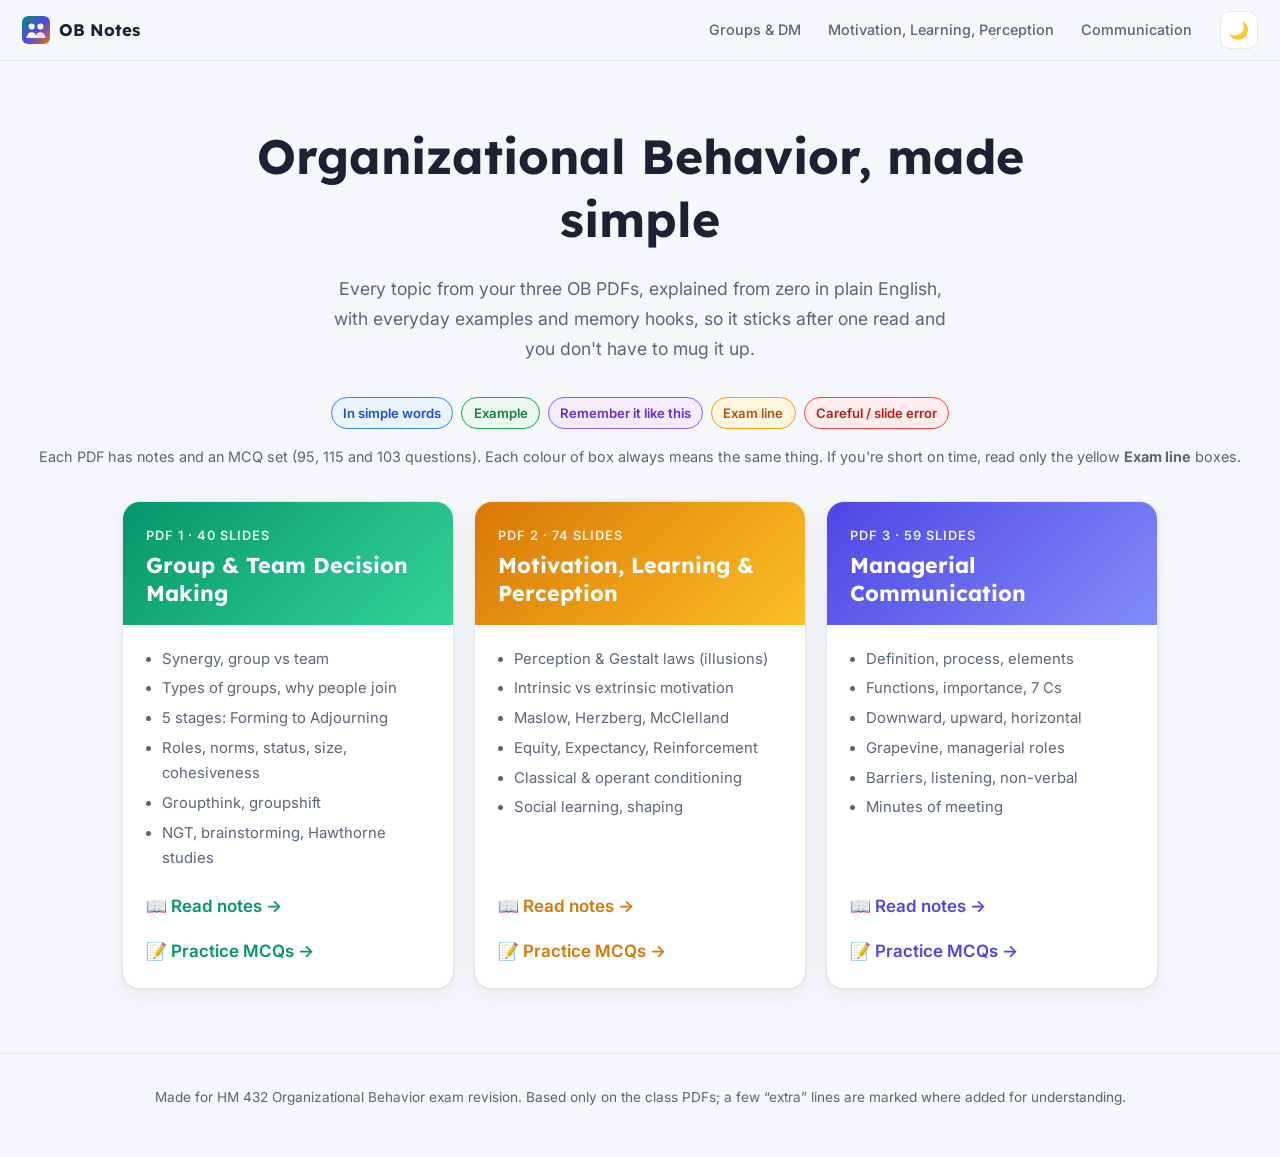
<file: index.html>
<!DOCTYPE html>
<html lang="en">
<head>
<meta charset="utf-8">
<meta name="viewport" content="width=device-width, initial-scale=1">
<title>OB Notes · Organizational Behavior made simple</title>
<meta name="description" content="Organizational Behavior exam notes explained in very simple English: Groups & Decision Making, Motivation / Learning / Perception, and Communication.">
<link rel="icon" href="assets/favicon.svg" type="image/svg+xml">
<link rel="icon" href="assets/favicon-32.png" sizes="32x32" type="image/png">
<link rel="apple-touch-icon" href="assets/apple-touch-icon.png">
<link rel="preconnect" href="https://fonts.googleapis.com">
<link rel="preconnect" href="https://fonts.gstatic.com" crossorigin>
<link href="https://fonts.googleapis.com/css2?family=Inter:wght@400;500;600;700&family=Lexend:wght@500;600;700&display=swap" rel="stylesheet">
<script>(function(){var t;try{t=localStorage.getItem("ob-theme")}catch(e){}if(!t)t=window.matchMedia&&matchMedia("(prefers-color-scheme: dark)").matches?"dark":"light";document.documentElement.setAttribute("data-theme",t)})();</script>
<link rel="stylesheet" href="assets/style.css">
<script src="assets/app.js" defer></script>
</head>
<body>
<header class="topbar">
  <a class="brand" href="index.html"><img src="assets/favicon.svg" alt="">OB Notes</a>
  <nav class="topnav">
    <a href="group.html">Groups &amp; DM</a>
    <a href="motivation.html">Motivation, Learning, Perception</a>
    <a href="communication.html">Communication</a>
  </nav>
  <button class="theme-btn" id="themeBtn" aria-label="Toggle theme">🌙</button>
</header>

<section class="home-hero">
  <h1>Organizational Behavior, made simple</h1>
  <p>Every topic from your three OB PDFs, explained from zero in plain English, with everyday examples and memory hooks, so it sticks after one read and you don't have to mug it up.</p>
</section>

<div class="howto">
  <span class="chip simple">In simple words</span>
  <span class="chip eg">Example</span>
  <span class="chip trick">Remember it like this</span>
  <span class="chip exam">Exam line</span>
  <span class="chip alert">Careful / slide error</span>
</div>
<p class="muted" style="text-align:center;font-size:.9rem;margin:0 1rem">Each PDF has notes and an MCQ set (95, 115 and 103 questions). Each colour of box always means the same thing. If you're short on time, read only the yellow <b>Exam line</b> boxes.</p>

<main class="pdf-grid">
  <div class="pdf-card card-group">
    <div class="band"><div class="num">PDF 1 · 40 SLIDES</div><h2>Group &amp; Team Decision Making</h2></div>
    <div class="body">
      <ul>
        <li>Synergy, group vs team</li>
        <li>Types of groups, why people join</li>
        <li>5 stages: Forming to Adjourning</li>
        <li>Roles, norms, status, size, cohesiveness</li>
        <li>Groupthink, groupshift</li>
        <li>NGT, brainstorming, Hawthorne studies</li>
      </ul>
      <div class="links"><a href="group.html">📖 Read notes →</a><a href="mcq-group.html">📝 Practice MCQs →</a></div>
    </div>
  </div>
  <div class="pdf-card card-motiv">
    <div class="band"><div class="num">PDF 2 · 74 SLIDES</div><h2>Motivation, Learning &amp; Perception</h2></div>
    <div class="body">
      <ul>
        <li>Perception &amp; Gestalt laws (illusions)</li>
        <li>Intrinsic vs extrinsic motivation</li>
        <li>Maslow, Herzberg, McClelland</li>
        <li>Equity, Expectancy, Reinforcement</li>
        <li>Classical &amp; operant conditioning</li>
        <li>Social learning, shaping</li>
      </ul>
      <div class="links"><a href="motivation.html">📖 Read notes →</a><a href="mcq-motivation.html">📝 Practice MCQs →</a></div>
    </div>
  </div>
  <div class="pdf-card card-comm">
    <div class="band"><div class="num">PDF 3 · 59 SLIDES</div><h2>Managerial Communication</h2></div>
    <div class="body">
      <ul>
        <li>Definition, process, elements</li>
        <li>Functions, importance, 7 Cs</li>
        <li>Downward, upward, horizontal</li>
        <li>Grapevine, managerial roles</li>
        <li>Barriers, listening, non-verbal</li>
        <li>Minutes of meeting</li>
      </ul>
      <div class="links"><a href="communication.html">📖 Read notes →</a><a href="mcq-communication.html">📝 Practice MCQs →</a></div>
    </div>
  </div>
</main>

<footer>Made for HM 432 Organizational Behavior exam revision. Based only on the class PDFs; a few “extra” lines are marked where added for understanding.</footer>
</body>
</html>
</file>
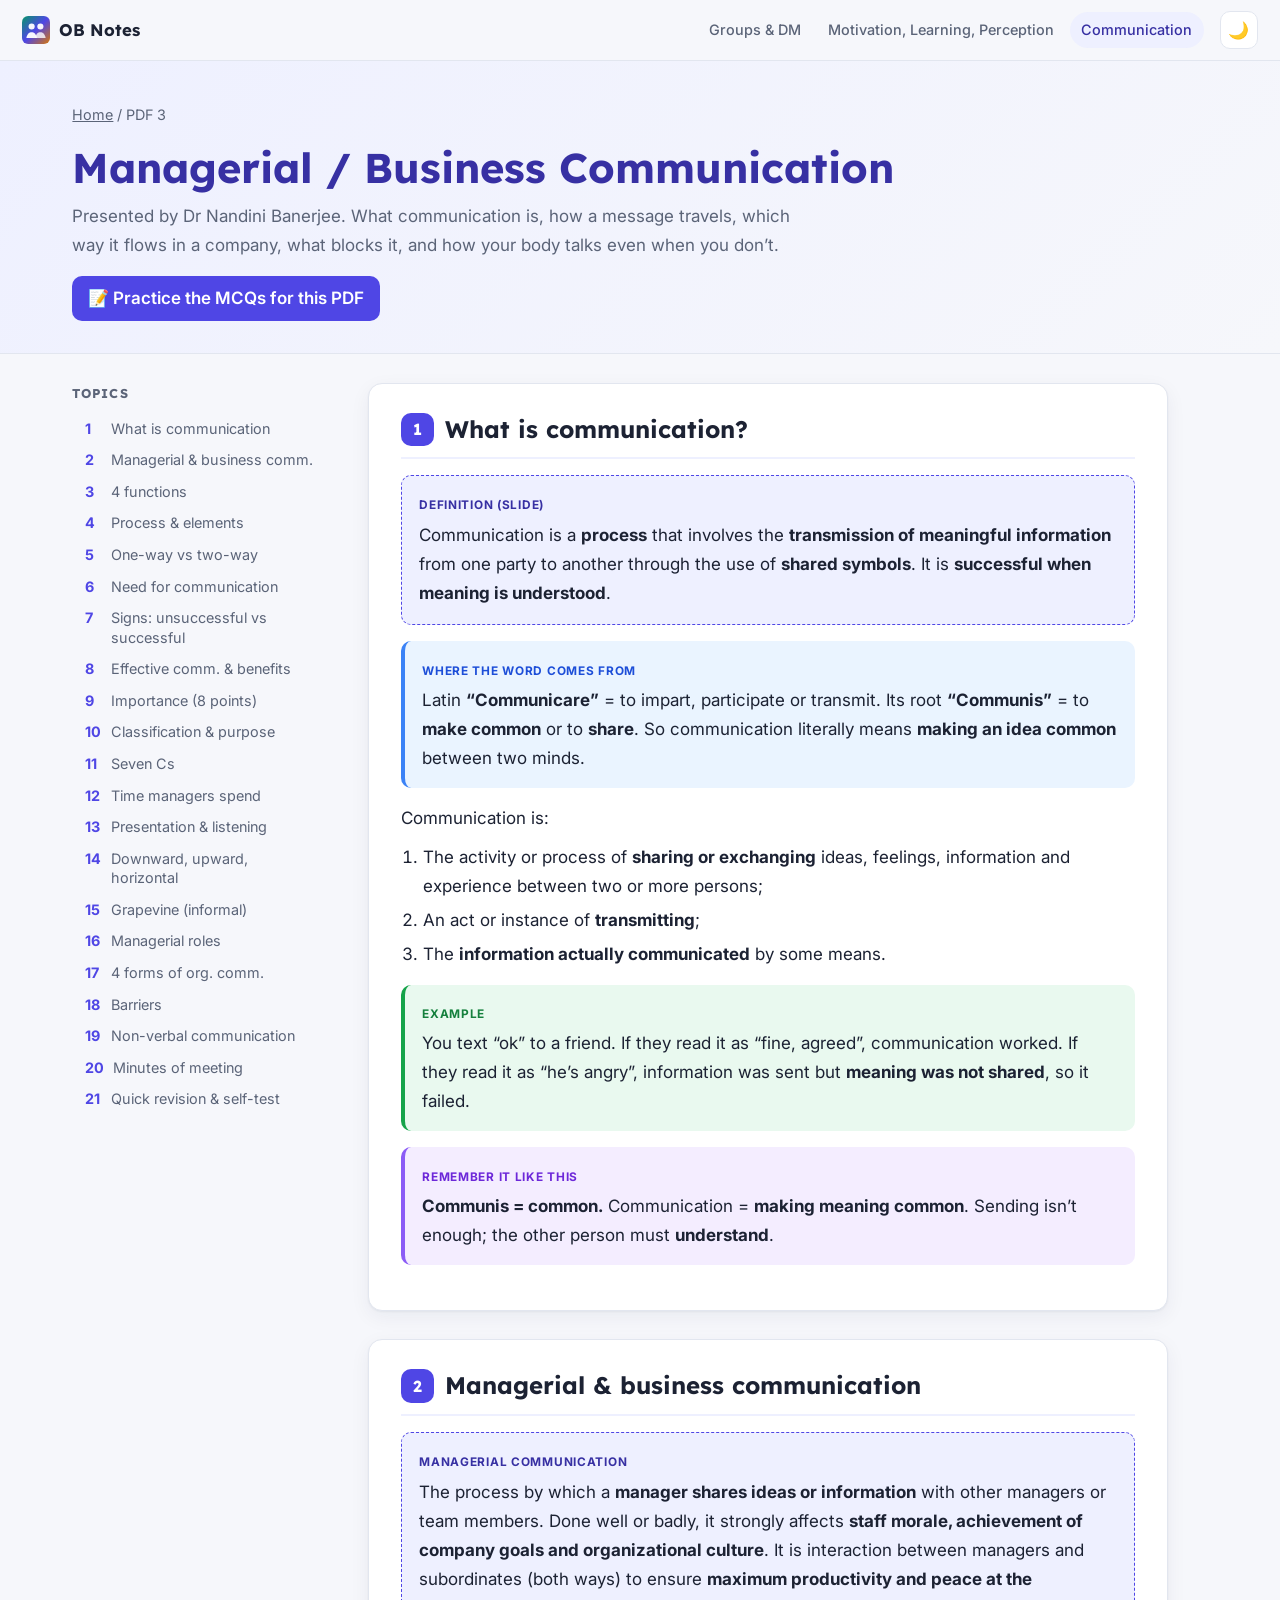
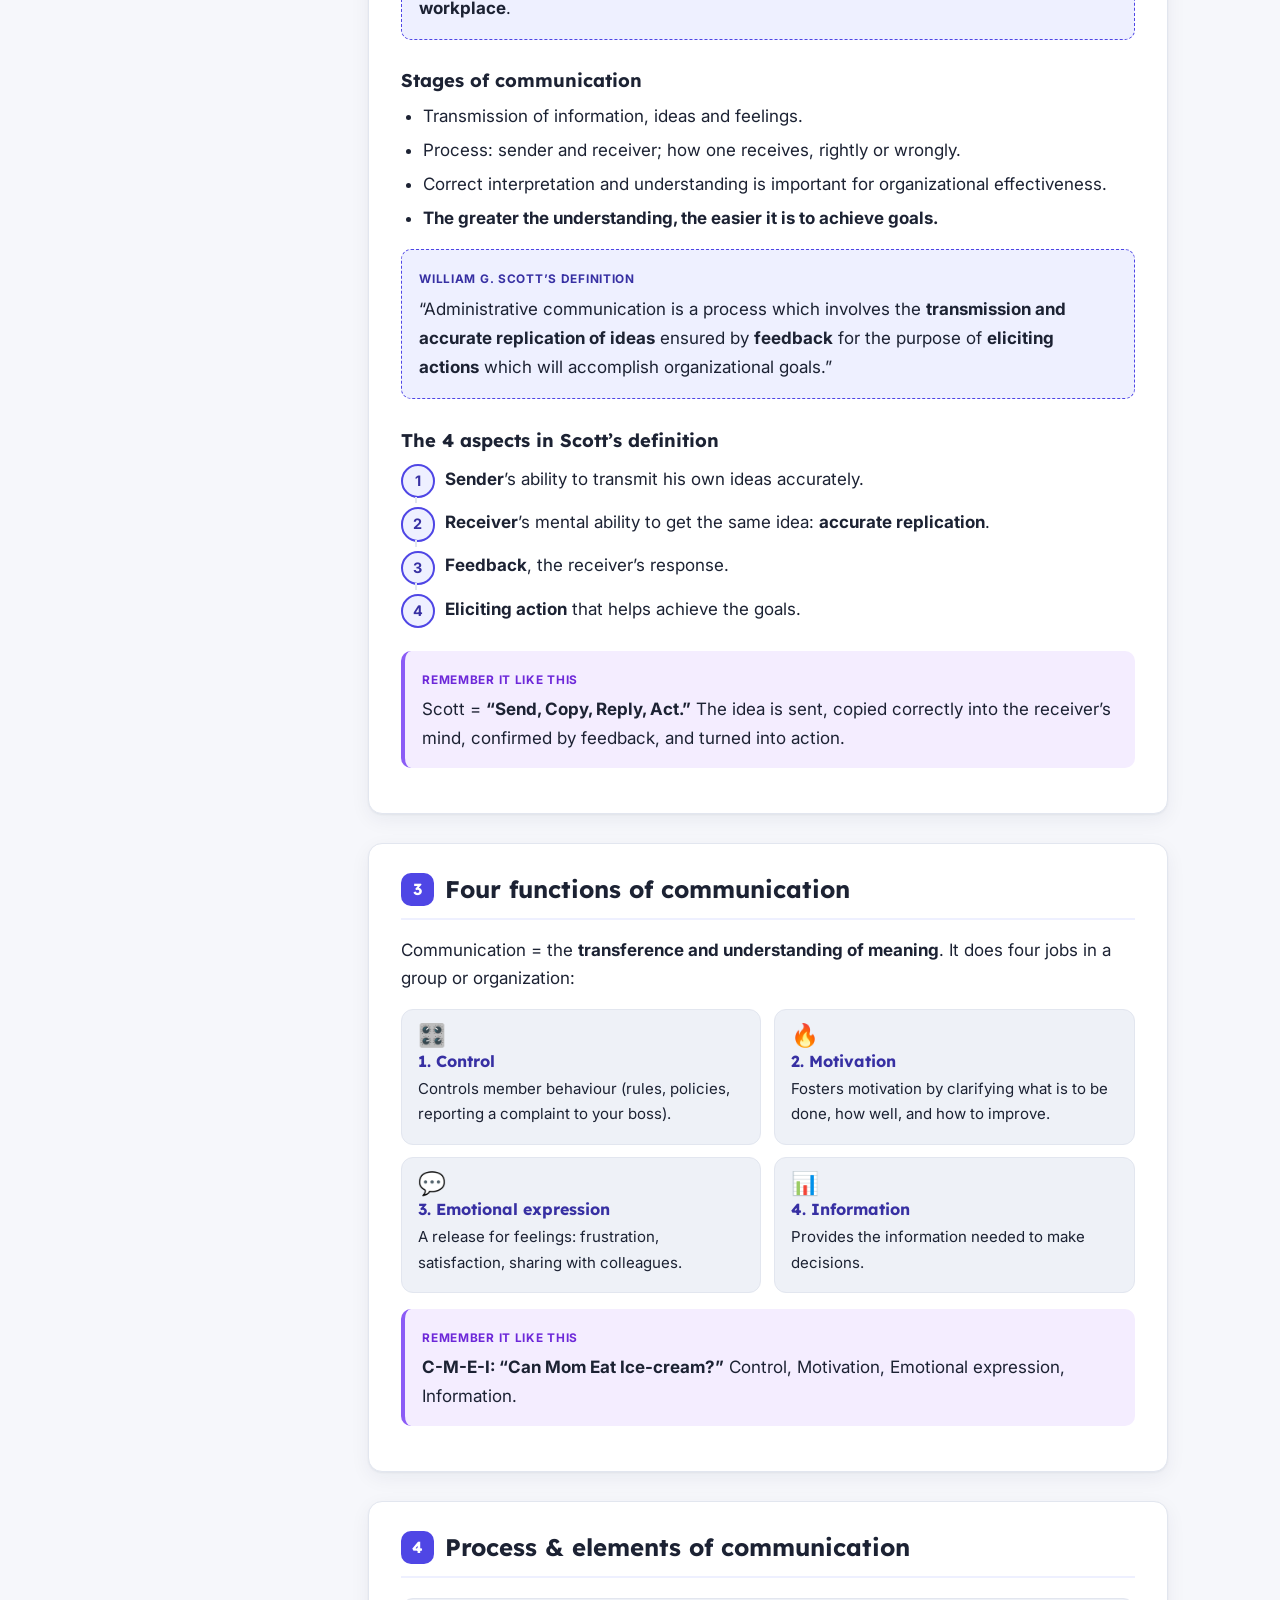
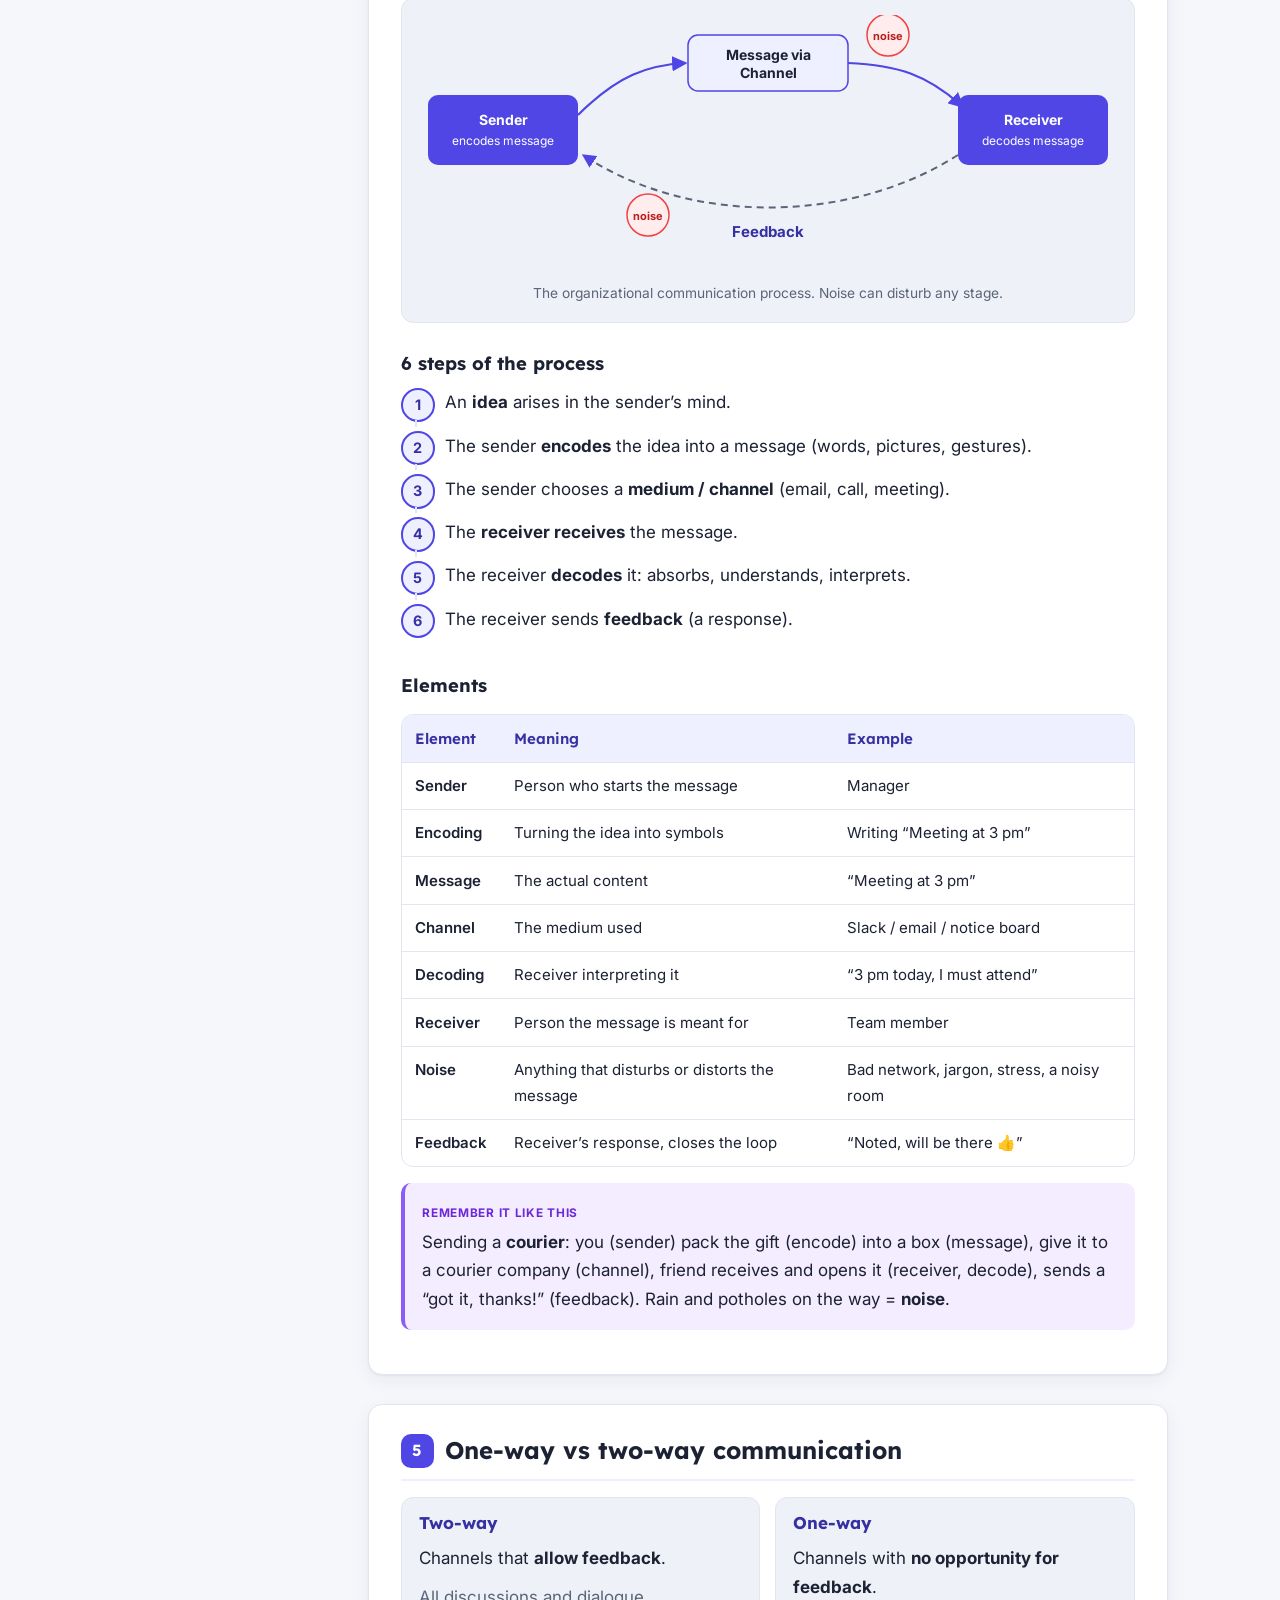
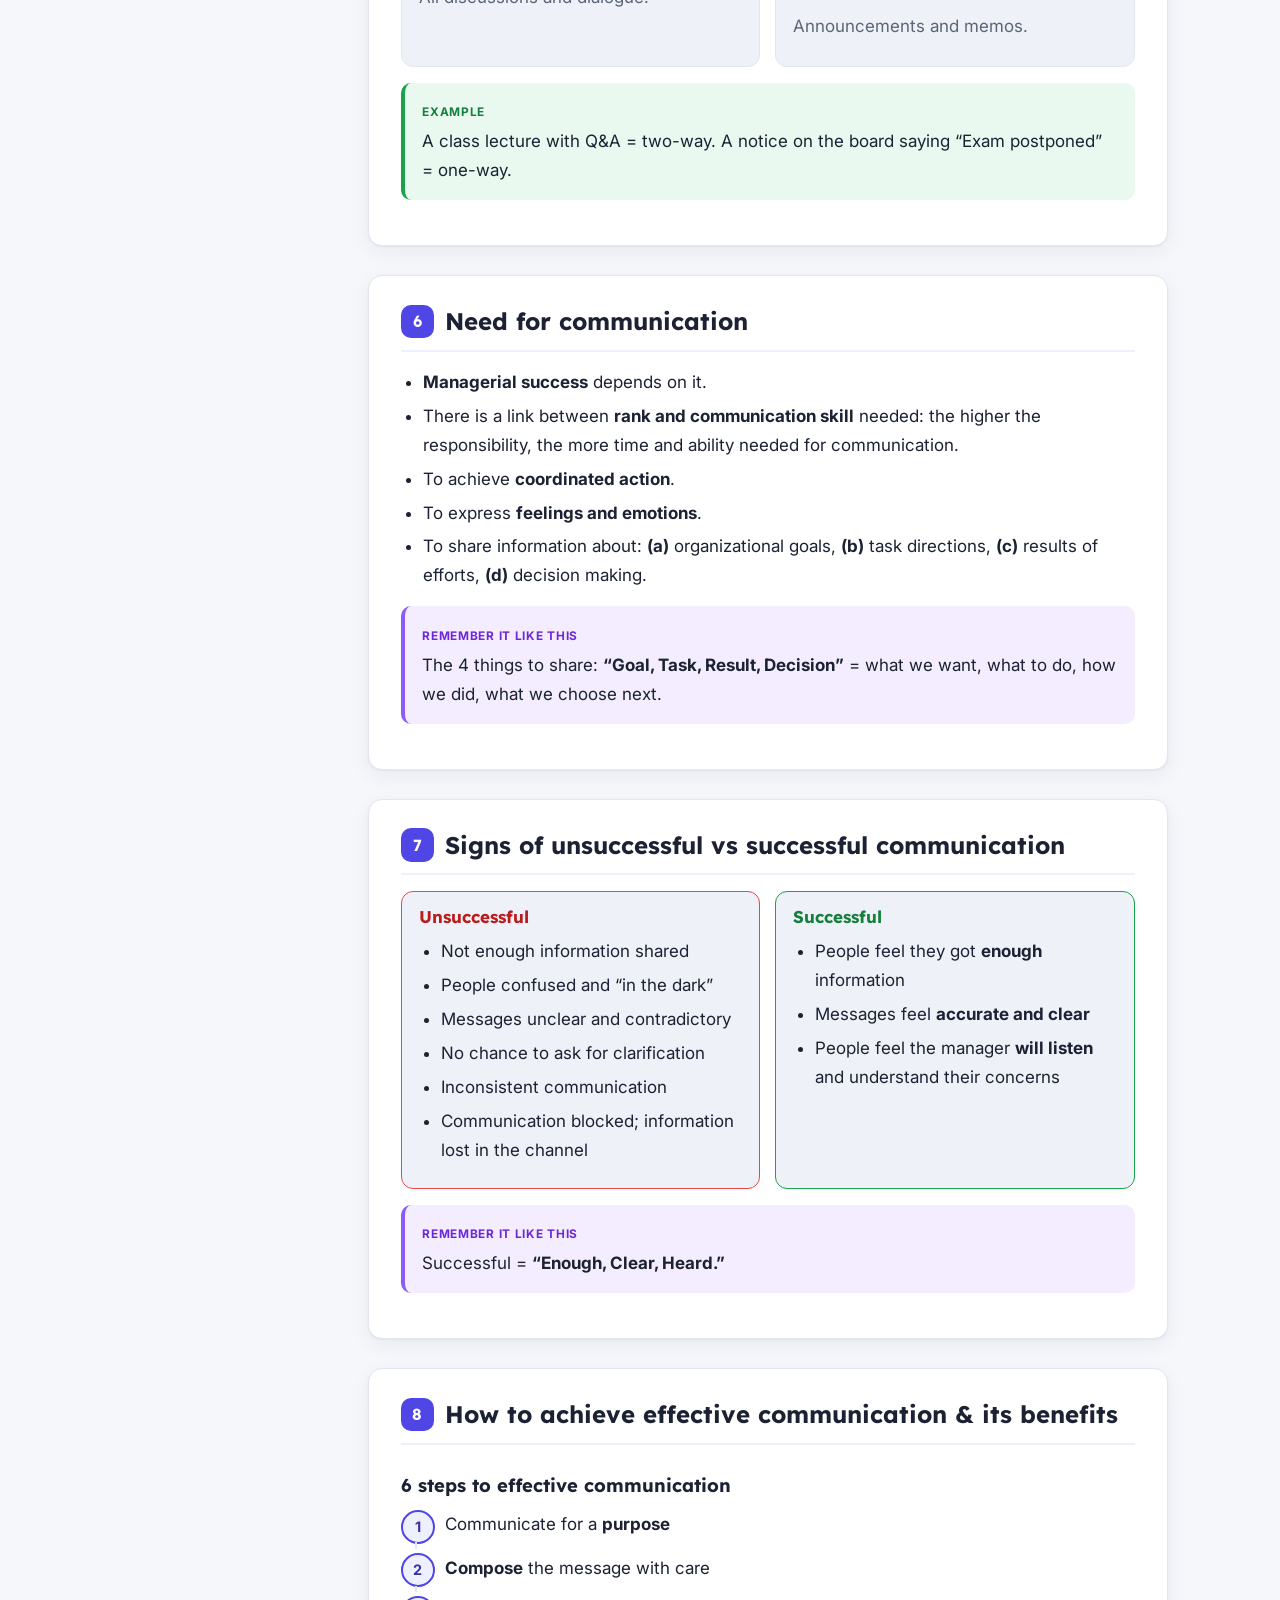
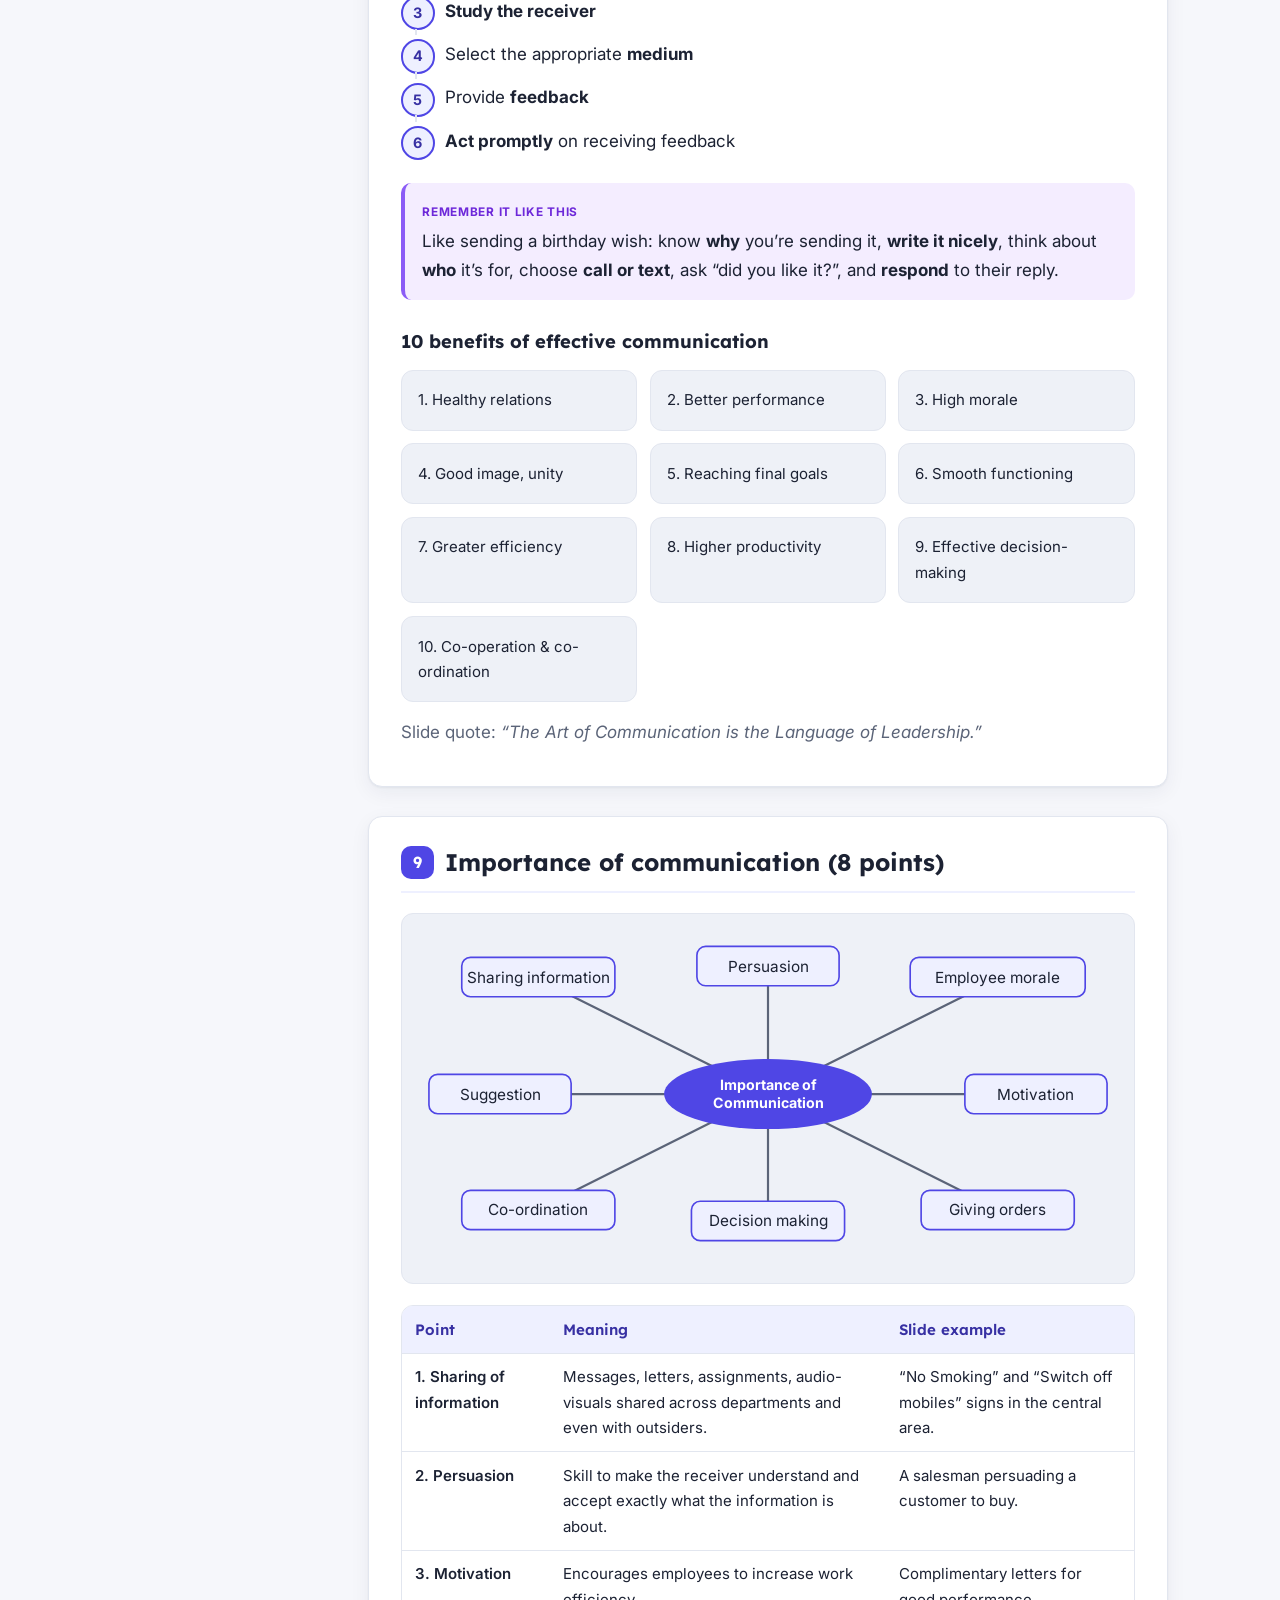
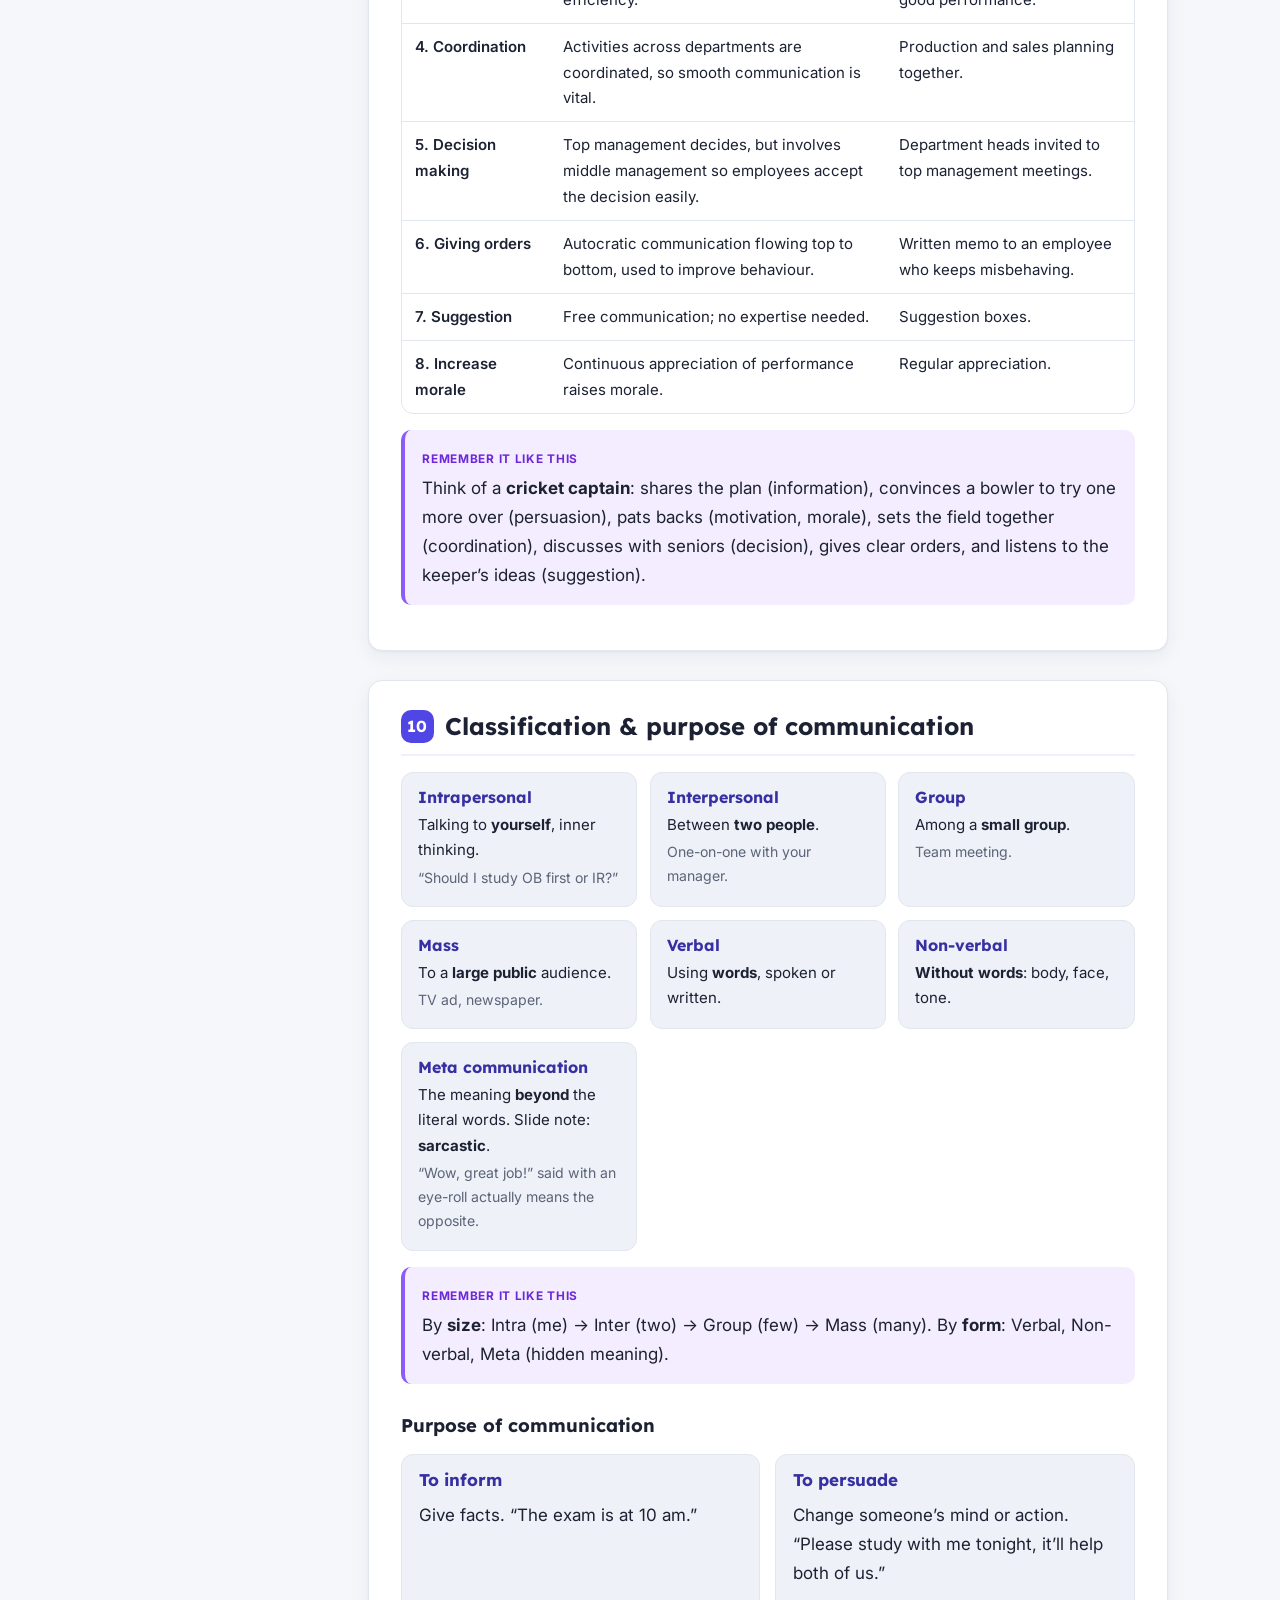
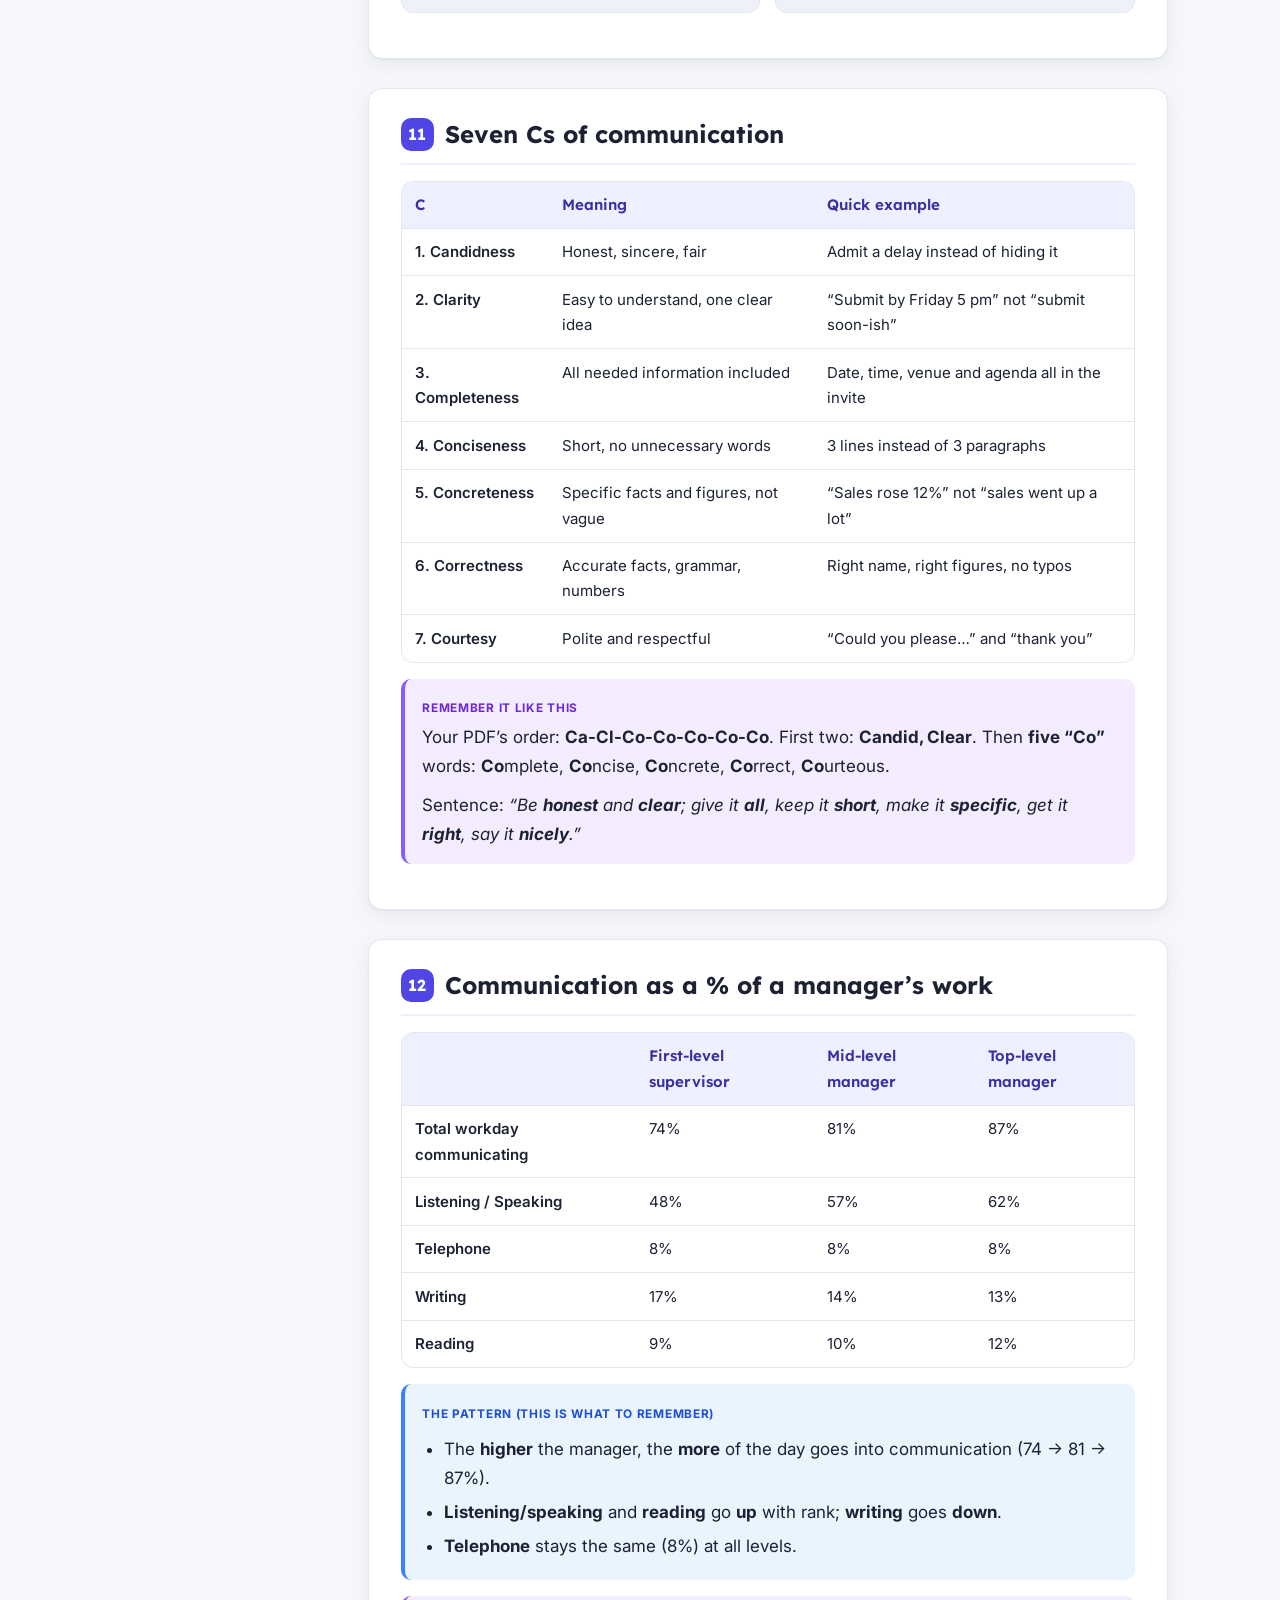
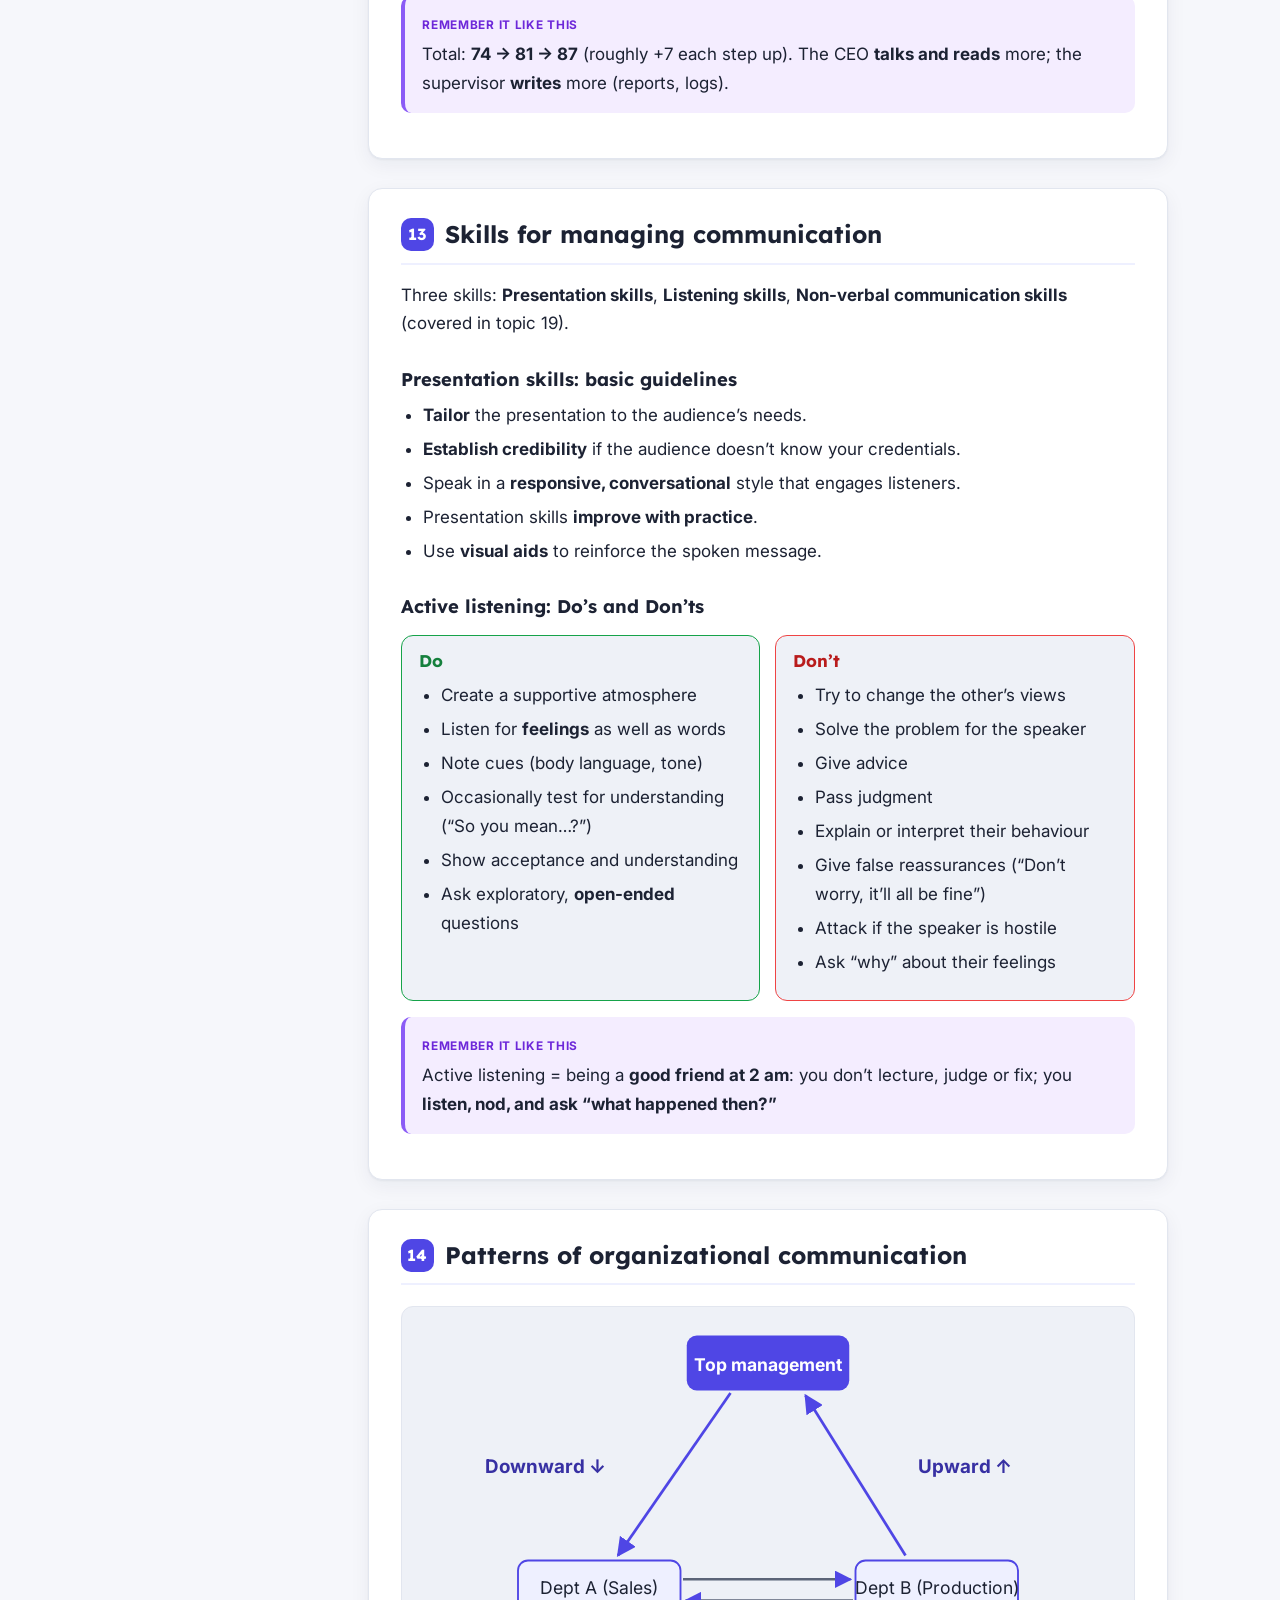
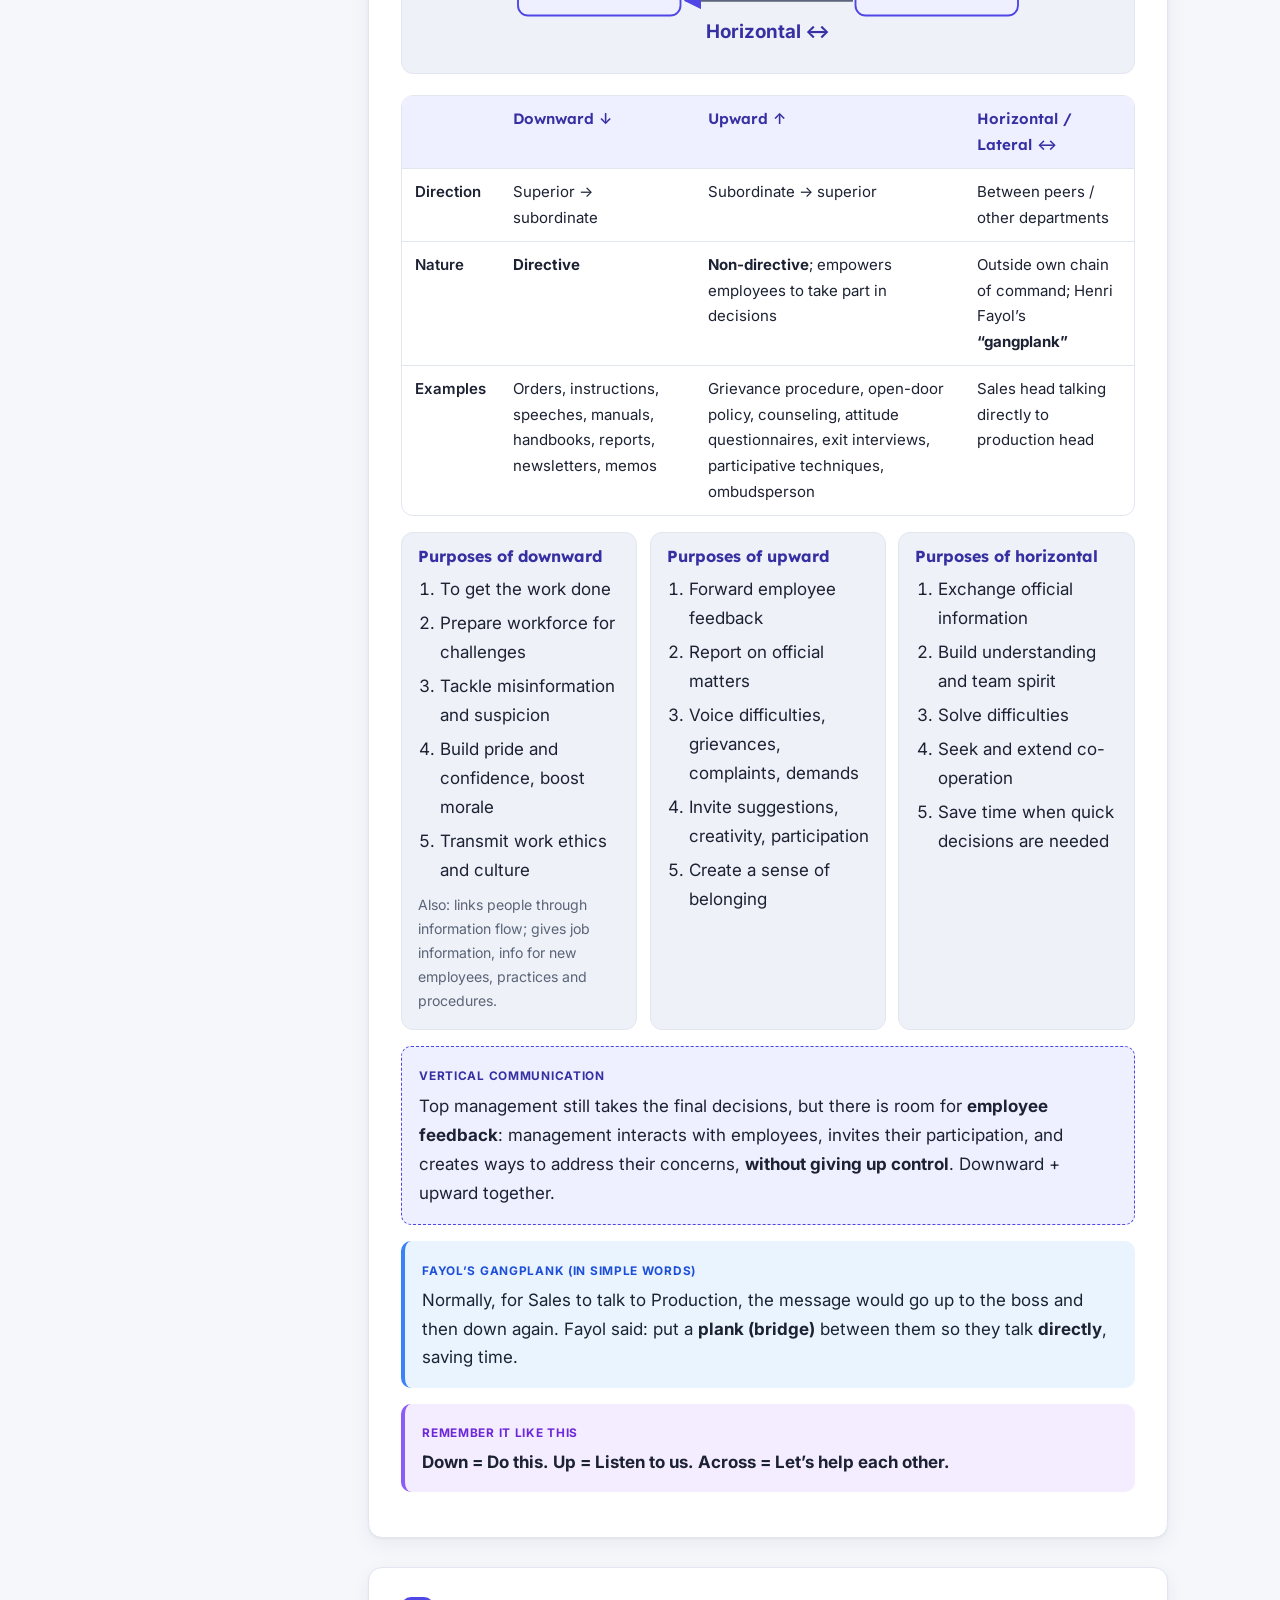
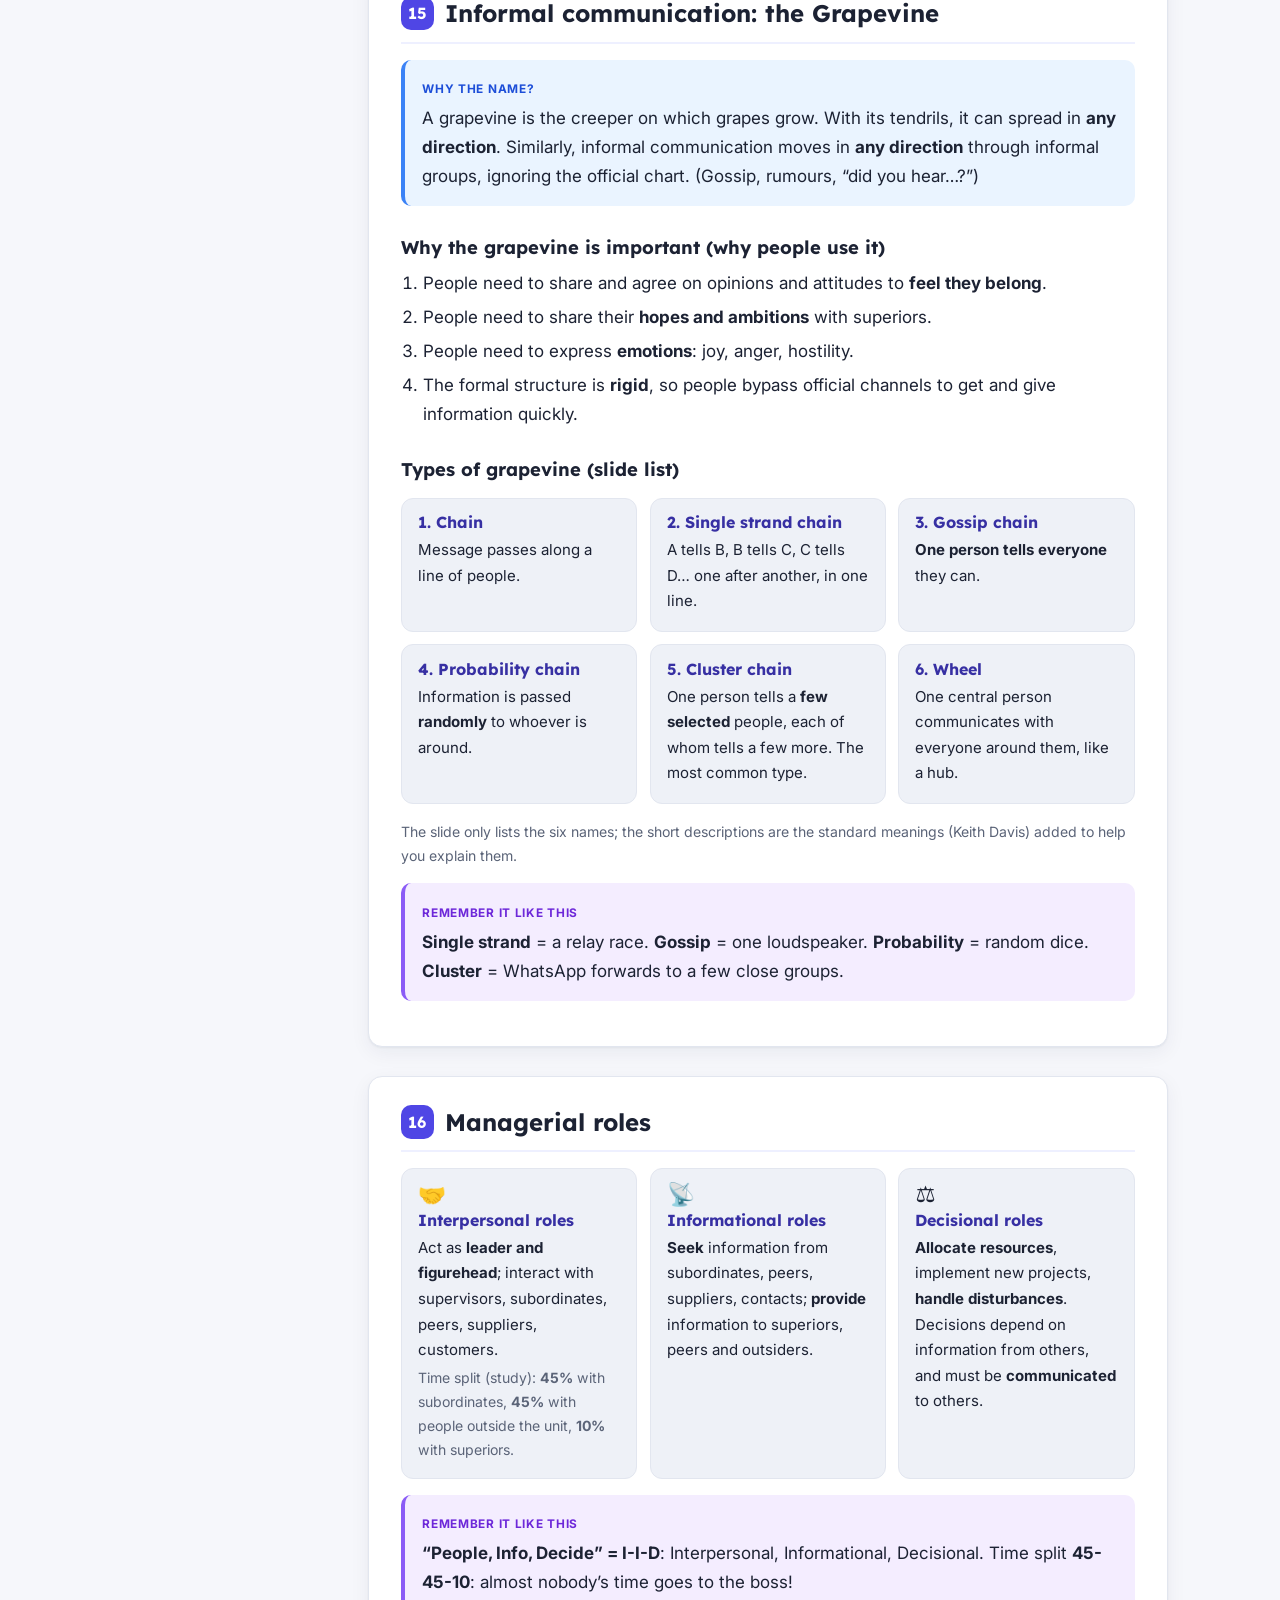
<file: communication.html>
<!DOCTYPE html>
<html lang="en">
<head>
<meta charset="utf-8">
<meta name="viewport" content="width=device-width, initial-scale=1">
<title>Managerial Communication · OB Notes</title>
<link rel="icon" href="assets/favicon.svg" type="image/svg+xml">
<link rel="icon" href="assets/favicon-32.png" sizes="32x32" type="image/png">
<link rel="apple-touch-icon" href="assets/apple-touch-icon.png">
<link rel="preconnect" href="https://fonts.googleapis.com">
<link rel="preconnect" href="https://fonts.gstatic.com" crossorigin>
<link href="https://fonts.googleapis.com/css2?family=Inter:wght@400;500;600;700&family=Lexend:wght@500;600;700&display=swap" rel="stylesheet">
<script>(function(){var t;try{t=localStorage.getItem("ob-theme")}catch(e){}if(!t)t=window.matchMedia&&matchMedia("(prefers-color-scheme: dark)").matches?"dark":"light";document.documentElement.setAttribute("data-theme",t)})();</script>
<link rel="stylesheet" href="assets/style.css">
<script src="assets/app.js" defer></script>
</head>
<body class="ch-comm">
<div class="progress"></div>
<header class="topbar">
  <a class="brand" href="index.html"><img src="assets/favicon.svg" alt="">OB Notes</a>
  <nav class="topnav">
    <a href="group.html">Groups &amp; DM</a>
    <a href="motivation.html">Motivation, Learning, Perception</a>
    <a href="communication.html" class="active">Communication</a>
  </nav>
  <button class="theme-btn" id="themeBtn" aria-label="Toggle theme">🌙</button>
</header>

<section class="hero"><div class="hero-in">
  <div class="crumb"><a href="index.html">Home</a> / PDF 3</div>
  <h1>Managerial / Business Communication</h1>
  <p>Presented by Dr Nandini Banerjee. What communication is, how a message travels, which way it flows in a company, what blocks it, and how your body talks even when you don’t.</p>
  <a class="mcq-cta" href="mcq-communication.html">📝 Practice the MCQs for this PDF</a>
</div></section>

<div class="layout">
<aside class="toc">
  <div class="toc-title">Topics</div>
  <ol>
    <li><a href="#what">What is communication</a></li>
    <li><a href="#managerial">Managerial &amp; business comm.</a></li>
    <li><a href="#functions">4 functions</a></li>
    <li><a href="#process">Process &amp; elements</a></li>
    <li><a href="#oneway">One-way vs two-way</a></li>
    <li><a href="#need">Need for communication</a></li>
    <li><a href="#signs">Signs: unsuccessful vs successful</a></li>
    <li><a href="#effective">Effective comm. &amp; benefits</a></li>
    <li><a href="#importance">Importance (8 points)</a></li>
    <li><a href="#classify">Classification &amp; purpose</a></li>
    <li><a href="#sevenc">Seven Cs</a></li>
    <li><a href="#time">Time managers spend</a></li>
    <li><a href="#skills">Presentation &amp; listening</a></li>
    <li><a href="#patterns">Downward, upward, horizontal</a></li>
    <li><a href="#grapevine">Grapevine (informal)</a></li>
    <li><a href="#roles">Managerial roles</a></li>
    <li><a href="#managing">4 forms of org. comm.</a></li>
    <li><a href="#barriers">Barriers</a></li>
    <li><a href="#nonverbal">Non-verbal communication</a></li>
    <li><a href="#minutes">Minutes of meeting</a></li>
    <li><a href="#revise">Quick revision &amp; self-test</a></li>
  </ol>
</aside>

<main class="content">
<details class="toc-mobile"><summary>📑 Jump to a topic</summary>
  <ol>
    <li><a href="#what">What is communication</a></li><li><a href="#managerial">Managerial comm.</a></li><li><a href="#functions">Functions</a></li><li><a href="#process">Process</a></li><li><a href="#oneway">One-way vs two-way</a></li><li><a href="#need">Need</a></li><li><a href="#signs">Signs</a></li><li><a href="#effective">Effective comm.</a></li><li><a href="#importance">Importance</a></li><li><a href="#classify">Classification</a></li><li><a href="#sevenc">Seven Cs</a></li><li><a href="#time">Time spent</a></li><li><a href="#skills">Skills</a></li><li><a href="#patterns">Patterns</a></li><li><a href="#grapevine">Grapevine</a></li><li><a href="#roles">Managerial roles</a></li><li><a href="#managing">4 forms</a></li><li><a href="#barriers">Barriers</a></li><li><a href="#nonverbal">Non-verbal</a></li><li><a href="#minutes">Minutes</a></li><li><a href="#revise">Revision</a></li>
  </ol>
</details>

<section class="topic" id="what">
  <h2><span class="n">1</span>What is communication?</h2>
  <div class="def"><span class="lbl">Definition (slide)</span><p>Communication is a <b>process</b> that involves the <b>transmission of meaningful information</b> from one party to another through the use of <b>shared symbols</b>. It is <b>successful when meaning is understood</b>.</p></div>
  <div class="box simple"><span class="lbl">Where the word comes from</span><p>Latin <b>“Communicare”</b> = to impart, participate or transmit. Its root <b>“Communis”</b> = to <b>make common</b> or to <b>share</b>. So communication literally means <b>making an idea common</b> between two minds.</p></div>
  <p>Communication is:</p>
  <ol>
    <li>The activity or process of <b>sharing or exchanging</b> ideas, feelings, information and experience between two or more persons;</li>
    <li>An act or instance of <b>transmitting</b>;</li>
    <li>The <b>information actually communicated</b> by some means.</li>
  </ol>
  <div class="box eg"><span class="lbl">Example</span><p>You text “ok” to a friend. If they read it as “fine, agreed”, communication worked. If they read it as “he’s angry”, information was sent but <b>meaning was not shared</b>, so it failed.</p></div>
  <div class="box trick"><span class="lbl">Remember it like this</span><p><b>Communis = common.</b> Communication = <b>making meaning common</b>. Sending isn’t enough; the other person must <b>understand</b>.</p></div>
</section>

<section class="topic" id="managerial">
  <h2><span class="n">2</span>Managerial &amp; business communication</h2>
  <div class="def"><span class="lbl">Managerial communication</span><p>The process by which a <b>manager shares ideas or information</b> with other managers or team members. Done well or badly, it strongly affects <b>staff morale, achievement of company goals and organizational culture</b>. It is interaction between managers and subordinates (both ways) to ensure <b>maximum productivity and peace at the workplace</b>.</p></div>
  <h3>Stages of communication</h3>
  <ul>
    <li>Transmission of information, ideas and feelings.</li>
    <li>Process: sender and receiver; how one receives, rightly or wrongly.</li>
    <li>Correct interpretation and understanding is important for organizational effectiveness.</li>
    <li><b>The greater the understanding, the easier it is to achieve goals.</b></li>
  </ul>
  <div class="def"><span class="lbl">William G. Scott’s definition</span><p>“Administrative communication is a process which involves the <b>transmission and accurate replication of ideas</b> ensured by <b>feedback</b> for the purpose of <b>eliciting actions</b> which will accomplish organizational goals.”</p></div>
  <h3>The 4 aspects in Scott’s definition</h3>
  <ol class="steps">
    <li><b>Sender</b>’s ability to transmit his own ideas accurately.</li>
    <li><b>Receiver</b>’s mental ability to get the same idea: <b>accurate replication</b>.</li>
    <li><b>Feedback</b>, the receiver’s response.</li>
    <li><b>Eliciting action</b> that helps achieve the goals.</li>
  </ol>
  <div class="box trick"><span class="lbl">Remember it like this</span><p>Scott = <b>“Send, Copy, Reply, Act.”</b> The idea is sent, copied correctly into the receiver’s mind, confirmed by feedback, and turned into action.</p></div>
</section>

<section class="topic" id="functions">
  <h2><span class="n">3</span>Four functions of communication</h2>
  <p>Communication = the <b>transference and understanding of meaning</b>. It does four jobs in a group or organization:</p>
  <div class="grid">
    <div class="mini"><span class="ic">🎛️</span><h4>1. Control</h4><p>Controls member behaviour (rules, policies, reporting a complaint to your boss).</p></div>
    <div class="mini"><span class="ic">🔥</span><h4>2. Motivation</h4><p>Fosters motivation by clarifying what is to be done, how well, and how to improve.</p></div>
    <div class="mini"><span class="ic">💬</span><h4>3. Emotional expression</h4><p>A release for feelings: frustration, satisfaction, sharing with colleagues.</p></div>
    <div class="mini"><span class="ic">📊</span><h4>4. Information</h4><p>Provides the information needed to make decisions.</p></div>
  </div>
  <div class="box trick"><span class="lbl">Remember it like this</span><p><b>C-M-E-I: “Can Mom Eat Ice-cream?”</b> Control, Motivation, Emotional expression, Information.</p></div>
</section>

<section class="topic" id="process">
  <h2><span class="n">4</span>Process &amp; elements of communication</h2>
  <figure class="dia">
    <svg viewBox="0 0 700 250" role="img" aria-label="Communication process">
      <defs><marker id="ar" viewBox="0 0 10 10" refX="9" refY="5" markerWidth="7" markerHeight="7" orient="auto"><path d="M0,0 L10,5 L0,10 z" class="s-fill"/></marker></defs>
      <rect x="10" y="80" width="150" height="70" rx="10" class="s-fill"/><text x="85" y="110" text-anchor="middle" class="s-tw">Sender</text><text x="85" y="130" text-anchor="middle" class="s-tw" style="font-weight:400;font-size:12px">encodes message</text>
      <rect x="270" y="20" width="160" height="56" rx="10" class="s-soft"/><text x="350" y="45" text-anchor="middle" class="s-t" font-weight="700">Message via</text><text x="350" y="63" text-anchor="middle" class="s-t" font-weight="700">Channel</text>
      <rect x="540" y="80" width="150" height="70" rx="10" class="s-fill"/><text x="615" y="110" text-anchor="middle" class="s-tw">Receiver</text><text x="615" y="130" text-anchor="middle" class="s-tw" style="font-weight:400;font-size:12px">decodes message</text>
      <path d="M160 100 C200 60, 230 50, 268 48" class="s-acc" marker-end="url(#ar)"/>
      <path d="M430 48 C480 50, 510 60, 545 92" class="s-acc" marker-end="url(#ar)"/>
      <path d="M540 140 C430 210, 270 210, 165 140" class="s-line" stroke-dasharray="7 5" marker-end="url(#ar)"/>
      <text x="350" y="222" text-anchor="middle" class="s-th">Feedback</text>
      <g><circle cx="470" cy="20" r="21" style="fill:var(--alert-bg);stroke:var(--alert-bd);stroke-width:1.5"/><text x="470" y="25" text-anchor="middle" style="fill:var(--alert-ink);font-size:11px;font-weight:700">noise</text></g>
      <g><circle cx="230" cy="200" r="21" style="fill:var(--alert-bg);stroke:var(--alert-bd);stroke-width:1.5"/><text x="230" y="205" text-anchor="middle" style="fill:var(--alert-ink);font-size:11px;font-weight:700">noise</text></g>
    </svg>
    <figcaption>The organizational communication process. Noise can disturb any stage.</figcaption>
  </figure>
  <h3>6 steps of the process</h3>
  <ol class="steps">
    <li>An <b>idea</b> arises in the sender’s mind.</li>
    <li>The sender <b>encodes</b> the idea into a message (words, pictures, gestures).</li>
    <li>The sender chooses a <b>medium / channel</b> (email, call, meeting).</li>
    <li>The <b>receiver receives</b> the message.</li>
    <li>The receiver <b>decodes</b> it: absorbs, understands, interprets.</li>
    <li>The receiver sends <b>feedback</b> (a response).</li>
  </ol>
  <h3>Elements</h3>
  <div class="tbl-wrap"><table>
    <tr><th>Element</th><th>Meaning</th><th>Example</th></tr>
    <tr><td>Sender</td><td>Person who starts the message</td><td>Manager</td></tr>
    <tr><td>Encoding</td><td>Turning the idea into symbols</td><td>Writing “Meeting at 3 pm”</td></tr>
    <tr><td>Message</td><td>The actual content</td><td>“Meeting at 3 pm”</td></tr>
    <tr><td>Channel</td><td>The medium used</td><td>Slack / email / notice board</td></tr>
    <tr><td>Decoding</td><td>Receiver interpreting it</td><td>“3 pm today, I must attend”</td></tr>
    <tr><td>Receiver</td><td>Person the message is meant for</td><td>Team member</td></tr>
    <tr><td>Noise</td><td>Anything that disturbs or distorts the message</td><td>Bad network, jargon, stress, a noisy room</td></tr>
    <tr><td>Feedback</td><td>Receiver’s response, closes the loop</td><td>“Noted, will be there 👍”</td></tr>
  </table></div>
  <div class="box trick"><span class="lbl">Remember it like this</span><p>Sending a <b>courier</b>: you (sender) pack the gift (encode) into a box (message), give it to a courier company (channel), friend receives and opens it (receiver, decode), sends a “got it, thanks!” (feedback). Rain and potholes on the way = <b>noise</b>.</p></div>
</section>

<section class="topic" id="oneway">
  <h2><span class="n">5</span>One-way vs two-way communication</h2>
  <div class="vs">
    <div class="neu"><h4>Two-way</h4><p>Channels that <b>allow feedback</b>.</p><p class="muted">All discussions and dialogue.</p></div>
    <div class="neu"><h4>One-way</h4><p>Channels with <b>no opportunity for feedback</b>.</p><p class="muted">Announcements and memos.</p></div>
  </div>
  <div class="box eg"><span class="lbl">Example</span><p>A class lecture with Q&amp;A = two-way. A notice on the board saying “Exam postponed” = one-way.</p></div>
</section>

<section class="topic" id="need">
  <h2><span class="n">6</span>Need for communication</h2>
  <ul>
    <li><b>Managerial success</b> depends on it.</li>
    <li>There is a link between <b>rank and communication skill</b> needed: the higher the responsibility, the more time and ability needed for communication.</li>
    <li>To achieve <b>coordinated action</b>.</li>
    <li>To express <b>feelings and emotions</b>.</li>
    <li>To share information about: <b>(a)</b> organizational goals, <b>(b)</b> task directions, <b>(c)</b> results of efforts, <b>(d)</b> decision making.</li>
  </ul>
  <div class="box trick"><span class="lbl">Remember it like this</span><p>The 4 things to share: <b>“Goal, Task, Result, Decision”</b> = what we want, what to do, how we did, what we choose next.</p></div>
</section>

<section class="topic" id="signs">
  <h2><span class="n">7</span>Signs of unsuccessful vs successful communication</h2>
  <div class="vs">
    <div class="bad"><h4>Unsuccessful</h4><ul>
      <li>Not enough information shared</li>
      <li>People confused and “in the dark”</li>
      <li>Messages unclear and contradictory</li>
      <li>No chance to ask for clarification</li>
      <li>Inconsistent communication</li>
      <li>Communication blocked; information lost in the channel</li>
    </ul></div>
    <div class="good"><h4>Successful</h4><ul>
      <li>People feel they got <b>enough</b> information</li>
      <li>Messages feel <b>accurate and clear</b></li>
      <li>People feel the manager <b>will listen</b> and understand their concerns</li>
    </ul></div>
  </div>
  <div class="box trick"><span class="lbl">Remember it like this</span><p>Successful = <b>“Enough, Clear, Heard.”</b></p></div>
</section>

<section class="topic" id="effective">
  <h2><span class="n">8</span>How to achieve effective communication &amp; its benefits</h2>
  <h3>6 steps to effective communication</h3>
  <ol class="steps">
    <li>Communicate for a <b>purpose</b></li>
    <li><b>Compose</b> the message with care</li>
    <li><b>Study the receiver</b></li>
    <li>Select the appropriate <b>medium</b></li>
    <li>Provide <b>feedback</b></li>
    <li><b>Act promptly</b> on receiving feedback</li>
  </ol>
  <div class="box trick"><span class="lbl">Remember it like this</span><p>Like sending a birthday wish: know <b>why</b> you’re sending it, <b>write it nicely</b>, think about <b>who</b> it’s for, choose <b>call or text</b>, ask “did you like it?”, and <b>respond</b> to their reply.</p></div>
  <h3>10 benefits of effective communication</h3>
  <div class="grid">
    <div class="mini"><p>1. Healthy relations</p></div><div class="mini"><p>2. Better performance</p></div><div class="mini"><p>3. High morale</p></div><div class="mini"><p>4. Good image, unity</p></div><div class="mini"><p>5. Reaching final goals</p></div>
    <div class="mini"><p>6. Smooth functioning</p></div><div class="mini"><p>7. Greater efficiency</p></div><div class="mini"><p>8. Higher productivity</p></div><div class="mini"><p>9. Effective decision-making</p></div><div class="mini"><p>10. Co-operation &amp; co-ordination</p></div>
  </div>
  <p class="muted">Slide quote: <i>“The Art of Communication is the Language of Leadership.”</i></p>
</section>

<section class="topic" id="importance">
  <h2><span class="n">9</span>Importance of communication (8 points)</h2>
  <figure class="dia">
    <svg viewBox="0 0 640 300" role="img" aria-label="Importance of communication">
      <g class="s-line" stroke-width="1.5">
        <path d="M320 150 L110 45"/><path d="M320 150 L320 40"/><path d="M320 150 L530 45"/><path d="M320 150 L80 150"/><path d="M320 150 L560 150"/><path d="M320 150 L110 255"/><path d="M320 150 L320 260"/><path d="M320 150 L530 255"/>
      </g>
      <ellipse cx="320" cy="150" rx="95" ry="32" class="s-fill"/><text x="320" y="146" text-anchor="middle" class="s-tw" style="font-size:13px">Importance of</text><text x="320" y="163" text-anchor="middle" class="s-tw" style="font-size:13px">Communication</text>
      <g font-size="13">
        <rect x="40" y="25" width="140" height="36" rx="8" class="s-soft"/><text x="110" y="48" text-anchor="middle" class="s-t">Sharing information</text>
        <rect x="255" y="15" width="130" height="36" rx="8" class="s-soft"/><text x="320" y="38" text-anchor="middle" class="s-t">Persuasion</text>
        <rect x="450" y="25" width="160" height="36" rx="8" class="s-soft"/><text x="530" y="48" text-anchor="middle" class="s-t">Employee morale</text>
        <rect x="10" y="132" width="130" height="36" rx="8" class="s-soft"/><text x="75" y="155" text-anchor="middle" class="s-t">Suggestion</text>
        <rect x="500" y="132" width="130" height="36" rx="8" class="s-soft"/><text x="565" y="155" text-anchor="middle" class="s-t">Motivation</text>
        <rect x="40" y="238" width="140" height="36" rx="8" class="s-soft"/><text x="110" y="261" text-anchor="middle" class="s-t">Co-ordination</text>
        <rect x="250" y="248" width="140" height="36" rx="8" class="s-soft"/><text x="320" y="271" text-anchor="middle" class="s-t">Decision making</text>
        <rect x="460" y="238" width="140" height="36" rx="8" class="s-soft"/><text x="530" y="261" text-anchor="middle" class="s-t">Giving orders</text>
      </g>
    </svg>
  </figure>
  <div class="tbl-wrap"><table>
    <tr><th>Point</th><th>Meaning</th><th>Slide example</th></tr>
    <tr><td>1. Sharing of information</td><td>Messages, letters, assignments, audio-visuals shared across departments and even with outsiders.</td><td>“No Smoking” and “Switch off mobiles” signs in the central area.</td></tr>
    <tr><td>2. Persuasion</td><td>Skill to make the receiver understand and accept exactly what the information is about.</td><td>A salesman persuading a customer to buy.</td></tr>
    <tr><td>3. Motivation</td><td>Encourages employees to increase work efficiency.</td><td>Complimentary letters for good performance.</td></tr>
    <tr><td>4. Coordination</td><td>Activities across departments are coordinated, so smooth communication is vital.</td><td>Production and sales planning together.</td></tr>
    <tr><td>5. Decision making</td><td>Top management decides, but involves middle management so employees accept the decision easily.</td><td>Department heads invited to top management meetings.</td></tr>
    <tr><td>6. Giving orders</td><td>Autocratic communication flowing top to bottom, used to improve behaviour.</td><td>Written memo to an employee who keeps misbehaving.</td></tr>
    <tr><td>7. Suggestion</td><td>Free communication; no expertise needed.</td><td>Suggestion boxes.</td></tr>
    <tr><td>8. Increase morale</td><td>Continuous appreciation of performance raises morale.</td><td>Regular appreciation.</td></tr>
  </table></div>
  <div class="box trick"><span class="lbl">Remember it like this</span><p>Think of a <b>cricket captain</b>: shares the plan (information), convinces a bowler to try one more over (persuasion), pats backs (motivation, morale), sets the field together (coordination), discusses with seniors (decision), gives clear orders, and listens to the keeper’s ideas (suggestion).</p></div>
</section>

<section class="topic" id="classify">
  <h2><span class="n">10</span>Classification &amp; purpose of communication</h2>
  <div class="grid">
    <div class="mini"><h4>Intrapersonal</h4><p>Talking to <b>yourself</b>, inner thinking.</p><p class="ex">“Should I study OB first or IR?”</p></div>
    <div class="mini"><h4>Interpersonal</h4><p>Between <b>two people</b>.</p><p class="ex">One-on-one with your manager.</p></div>
    <div class="mini"><h4>Group</h4><p>Among a <b>small group</b>.</p><p class="ex">Team meeting.</p></div>
    <div class="mini"><h4>Mass</h4><p>To a <b>large public</b> audience.</p><p class="ex">TV ad, newspaper.</p></div>
    <div class="mini"><h4>Verbal</h4><p>Using <b>words</b>, spoken or written.</p></div>
    <div class="mini"><h4>Non-verbal</h4><p><b>Without words</b>: body, face, tone.</p></div>
    <div class="mini"><h4>Meta communication</h4><p>The meaning <b>beyond</b> the literal words. Slide note: <b>sarcastic</b>.</p><p class="ex">“Wow, great job!” said with an eye-roll actually means the opposite.</p></div>
  </div>
  <div class="box trick"><span class="lbl">Remember it like this</span><p>By <b>size</b>: Intra (me) → Inter (two) → Group (few) → Mass (many). By <b>form</b>: Verbal, Non-verbal, Meta (hidden meaning).</p></div>
  <h3>Purpose of communication</h3>
  <div class="vs">
    <div class="neu"><h4>To inform</h4><p>Give facts. “The exam is at 10 am.”</p></div>
    <div class="neu"><h4>To persuade</h4><p>Change someone’s mind or action. “Please study with me tonight, it’ll help both of us.”</p></div>
  </div>
</section>

<section class="topic" id="sevenc">
  <h2><span class="n">11</span>Seven Cs of communication</h2>
  <div class="tbl-wrap"><table>
    <tr><th>C</th><th>Meaning</th><th>Quick example</th></tr>
    <tr><td>1. Candidness</td><td>Honest, sincere, fair</td><td>Admit a delay instead of hiding it</td></tr>
    <tr><td>2. Clarity</td><td>Easy to understand, one clear idea</td><td>“Submit by Friday 5 pm” not “submit soon-ish”</td></tr>
    <tr><td>3. Completeness</td><td>All needed information included</td><td>Date, time, venue and agenda all in the invite</td></tr>
    <tr><td>4. Conciseness</td><td>Short, no unnecessary words</td><td>3 lines instead of 3 paragraphs</td></tr>
    <tr><td>5. Concreteness</td><td>Specific facts and figures, not vague</td><td>“Sales rose 12%” not “sales went up a lot”</td></tr>
    <tr><td>6. Correctness</td><td>Accurate facts, grammar, numbers</td><td>Right name, right figures, no typos</td></tr>
    <tr><td>7. Courtesy</td><td>Polite and respectful</td><td>“Could you please…” and “thank you”</td></tr>
  </table></div>
  <div class="box trick"><span class="lbl">Remember it like this</span><p>Your PDF’s order: <b>Ca-Cl-Co-Co-Co-Co-Co</b>. First two: <b>Candid, Clear</b>. Then <b>five “Co”</b> words: <b>Co</b>mplete, <b>Co</b>ncise, <b>Co</b>ncrete, <b>Co</b>rrect, <b>Co</b>urteous.</p><p>Sentence: <i>“Be <b>honest</b> and <b>clear</b>; give it <b>all</b>, keep it <b>short</b>, make it <b>specific</b>, get it <b>right</b>, say it <b>nicely</b>.”</i></p></div>
</section>

<section class="topic" id="time">
  <h2><span class="n">12</span>Communication as a % of a manager’s work</h2>
  <div class="tbl-wrap"><table>
    <tr><th></th><th>First-level supervisor</th><th>Mid-level manager</th><th>Top-level manager</th></tr>
    <tr><td>Total workday communicating</td><td>74%</td><td>81%</td><td>87%</td></tr>
    <tr><td>Listening / Speaking</td><td>48%</td><td>57%</td><td>62%</td></tr>
    <tr><td>Telephone</td><td>8%</td><td>8%</td><td>8%</td></tr>
    <tr><td>Writing</td><td>17%</td><td>14%</td><td>13%</td></tr>
    <tr><td>Reading</td><td>9%</td><td>10%</td><td>12%</td></tr>
  </table></div>
  <div class="box simple"><span class="lbl">The pattern (this is what to remember)</span>
    <ul>
      <li>The <b>higher</b> the manager, the <b>more</b> of the day goes into communication (74 → 81 → 87%).</li>
      <li><b>Listening/speaking</b> and <b>reading</b> go <b>up</b> with rank; <b>writing</b> goes <b>down</b>.</li>
      <li><b>Telephone</b> stays the same (8%) at all levels.</li>
    </ul>
  </div>
  <div class="box trick"><span class="lbl">Remember it like this</span><p>Total: <b>74 → 81 → 87</b> (roughly +7 each step up). The CEO <b>talks and reads</b> more; the supervisor <b>writes</b> more (reports, logs).</p></div>
</section>

<section class="topic" id="skills">
  <h2><span class="n">13</span>Skills for managing communication</h2>
  <p>Three skills: <b>Presentation skills</b>, <b>Listening skills</b>, <b>Non-verbal communication skills</b> (covered in topic 19).</p>
  <h3>Presentation skills: basic guidelines</h3>
  <ul>
    <li><b>Tailor</b> the presentation to the audience’s needs.</li>
    <li><b>Establish credibility</b> if the audience doesn’t know your credentials.</li>
    <li>Speak in a <b>responsive, conversational</b> style that engages listeners.</li>
    <li>Presentation skills <b>improve with practice</b>.</li>
    <li>Use <b>visual aids</b> to reinforce the spoken message.</li>
  </ul>
  <h3>Active listening: Do’s and Don’ts</h3>
  <div class="vs">
    <div class="good"><h4>Do</h4><ul>
      <li>Create a supportive atmosphere</li>
      <li>Listen for <b>feelings</b> as well as words</li>
      <li>Note cues (body language, tone)</li>
      <li>Occasionally test for understanding (“So you mean…?”)</li>
      <li>Show acceptance and understanding</li>
      <li>Ask exploratory, <b>open-ended</b> questions</li>
    </ul></div>
    <div class="bad"><h4>Don’t</h4><ul>
      <li>Try to change the other’s views</li>
      <li>Solve the problem for the speaker</li>
      <li>Give advice</li>
      <li>Pass judgment</li>
      <li>Explain or interpret their behaviour</li>
      <li>Give false reassurances (“Don’t worry, it’ll all be fine”)</li>
      <li>Attack if the speaker is hostile</li>
      <li>Ask “why” about their feelings</li>
    </ul></div>
  </div>
  <div class="box trick"><span class="lbl">Remember it like this</span><p>Active listening = being a <b>good friend at 2 am</b>: you don’t lecture, judge or fix; you <b>listen, nod, and ask “what happened then?”</b></p></div>
</section>

<section class="topic" id="patterns">
  <h2><span class="n">14</span>Patterns of organizational communication</h2>
  <figure class="dia">
    <svg viewBox="0 0 560 260" role="img" aria-label="Communication directions">
      <defs><marker id="ar6" viewBox="0 0 10 10" refX="9" refY="5" markerWidth="7" markerHeight="7" orient="auto"><path d="M0,0 L10,5 L0,10 z" class="s-fill"/></marker></defs>
      <rect x="215" y="10" width="130" height="44" rx="8" class="s-fill"/><text x="280" y="38" text-anchor="middle" class="s-tw">Top management</text>
      <rect x="80" y="190" width="130" height="44" rx="8" class="s-soft"/><text x="145" y="217" text-anchor="middle" class="s-t">Dept A (Sales)</text>
      <rect x="350" y="190" width="130" height="44" rx="8" class="s-soft"/><text x="415" y="217" text-anchor="middle" class="s-t">Dept B (Production)</text>
      <path d="M250 56 L160 186" class="s-acc" marker-end="url(#ar6)"/><text x="150" y="120" class="s-th" text-anchor="end">Downward ↓</text>
      <path d="M390 186 L310 58" class="s-acc" marker-end="url(#ar6)"/><text x="400" y="120" class="s-th">Upward ↑</text>
      <path d="M212 205 H346" class="s-line" marker-end="url(#ar6)"/><path d="M348 222 H214" class="s-line" marker-end="url(#ar6)"/><text x="280" y="252" text-anchor="middle" class="s-th">Horizontal ↔</text>
    </svg>
  </figure>
  <div class="tbl-wrap"><table>
    <tr><th></th><th>Downward ↓</th><th>Upward ↑</th><th>Horizontal / Lateral ↔</th></tr>
    <tr><td>Direction</td><td>Superior → subordinate</td><td>Subordinate → superior</td><td>Between peers / other departments</td></tr>
    <tr><td>Nature</td><td><b>Directive</b></td><td><b>Non-directive</b>; empowers employees to take part in decisions</td><td>Outside own chain of command; Henri Fayol’s <b>“gangplank”</b></td></tr>
    <tr><td>Examples</td><td>Orders, instructions, speeches, manuals, handbooks, reports, newsletters, memos</td><td>Grievance procedure, open-door policy, counseling, attitude questionnaires, exit interviews, participative techniques, ombudsperson</td><td>Sales head talking directly to production head</td></tr>
  </table></div>
  <div class="grid">
    <div class="mini"><h4>Purposes of downward</h4><ol>
      <li>To get the work done</li><li>Prepare workforce for challenges</li><li>Tackle misinformation and suspicion</li><li>Build pride and confidence, boost morale</li><li>Transmit work ethics and culture</li></ol>
      <p class="ex">Also: links people through information flow; gives job information, info for new employees, practices and procedures.</p></div>
    <div class="mini"><h4>Purposes of upward</h4><ol>
      <li>Forward employee feedback</li><li>Report on official matters</li><li>Voice difficulties, grievances, complaints, demands</li><li>Invite suggestions, creativity, participation</li><li>Create a sense of belonging</li></ol></div>
    <div class="mini"><h4>Purposes of horizontal</h4><ol>
      <li>Exchange official information</li><li>Build understanding and team spirit</li><li>Solve difficulties</li><li>Seek and extend co-operation</li><li>Save time when quick decisions are needed</li></ol></div>
  </div>
  <div class="def"><span class="lbl">Vertical communication</span><p>Top management still takes the final decisions, but there is room for <b>employee feedback</b>: management interacts with employees, invites their participation, and creates ways to address their concerns, <b>without giving up control</b>. Downward + upward together.</p></div>
  <div class="box simple"><span class="lbl">Fayol’s gangplank (in simple words)</span><p>Normally, for Sales to talk to Production, the message would go up to the boss and then down again. Fayol said: put a <b>plank (bridge)</b> between them so they talk <b>directly</b>, saving time.</p></div>
  <div class="box trick"><span class="lbl">Remember it like this</span><p><b>Down = Do this.</b> <b>Up = Listen to us.</b> <b>Across = Let’s help each other.</b></p></div>
</section>

<section class="topic" id="grapevine">
  <h2><span class="n">15</span>Informal communication: the Grapevine</h2>
  <div class="box simple"><span class="lbl">Why the name?</span><p>A grapevine is the creeper on which grapes grow. With its tendrils, it can spread in <b>any direction</b>. Similarly, informal communication moves in <b>any direction</b> through informal groups, ignoring the official chart. (Gossip, rumours, “did you hear…?”)</p></div>
  <h3>Why the grapevine is important (why people use it)</h3>
  <ol>
    <li>People need to share and agree on opinions and attitudes to <b>feel they belong</b>.</li>
    <li>People need to share their <b>hopes and ambitions</b> with superiors.</li>
    <li>People need to express <b>emotions</b>: joy, anger, hostility.</li>
    <li>The formal structure is <b>rigid</b>, so people bypass official channels to get and give information quickly.</li>
  </ol>
  <h3>Types of grapevine (slide list)</h3>
  <div class="grid">
    <div class="mini"><h4>1. Chain</h4><p>Message passes along a line of people.</p></div>
    <div class="mini"><h4>2. Single strand chain</h4><p>A tells B, B tells C, C tells D… one after another, in one line.</p></div>
    <div class="mini"><h4>3. Gossip chain</h4><p><b>One person tells everyone</b> they can.</p></div>
    <div class="mini"><h4>4. Probability chain</h4><p>Information is passed <b>randomly</b> to whoever is around.</p></div>
    <div class="mini"><h4>5. Cluster chain</h4><p>One person tells a <b>few selected</b> people, each of whom tells a few more. The most common type.</p></div>
    <div class="mini"><h4>6. Wheel</h4><p>One central person communicates with everyone around them, like a hub.</p></div>
  </div>
  <p class="muted" style="font-size:.88rem">The slide only lists the six names; the short descriptions are the standard meanings (Keith Davis) added to help you explain them.</p>
  <div class="box trick"><span class="lbl">Remember it like this</span><p><b>Single strand</b> = a relay race. <b>Gossip</b> = one loudspeaker. <b>Probability</b> = random dice. <b>Cluster</b> = WhatsApp forwards to a few close groups.</p></div>
</section>

<section class="topic" id="roles">
  <h2><span class="n">16</span>Managerial roles</h2>
  <div class="grid">
    <div class="mini"><span class="ic">🤝</span><h4>Interpersonal roles</h4><p>Act as <b>leader and figurehead</b>; interact with supervisors, subordinates, peers, suppliers, customers.</p><p class="ex">Time split (study): <b>45%</b> with subordinates, <b>45%</b> with people outside the unit, <b>10%</b> with superiors.</p></div>
    <div class="mini"><span class="ic">📡</span><h4>Informational roles</h4><p><b>Seek</b> information from subordinates, peers, suppliers, contacts; <b>provide</b> information to superiors, peers and outsiders.</p></div>
    <div class="mini"><span class="ic">⚖️</span><h4>Decisional roles</h4><p><b>Allocate resources</b>, implement new projects, <b>handle disturbances</b>. Decisions depend on information from others, and must be <b>communicated</b> to others.</p></div>
  </div>
  <div class="box trick"><span class="lbl">Remember it like this</span><p><b>“People, Info, Decide” = I-I-D</b>: Interpersonal, Informational, Decisional. Time split <b>45-45-10</b>: almost nobody’s time goes to the boss!</p></div>
</section>

<section class="topic" id="managing">
  <h2><span class="n">17</span>Managing organizational communications: 4 forms</h2>
  <div class="grid">
    <div class="mini"><span class="ic">🗣️</span><h4>Face-to-face</h4><p>Meetings, one-on-ones. Richest form: words + tone + body language.</p></div>
    <div class="mini"><span class="ic">📧</span><h4>Electronic</h4><p>Email, chat, video calls.</p></div>
    <div class="mini"><span class="ic">📄</span><h4>Written</h4><p>Letters, memos, reports, minutes.</p></div>
    <div class="mini"><span class="ic">☕</span><h4>Informal</h4><p>Grapevine, corridor and canteen talk.</p></div>
  </div>
  <div class="box trick"><span class="lbl">Remember it like this</span><p><b>F-E-W-I</b>: “<b>FEW I</b> know” = Face-to-face, Electronic, Written, Informal.</p></div>
</section>

<section class="topic" id="barriers">
  <h2><span class="n">18</span>Barriers to communication</h2>
  <div class="tbl-wrap"><table>
    <tr><th>Barrier</th><th>Meaning</th><th>Example</th></tr>
    <tr><td>Filtering</td><td>Sender manipulates info so it looks better to the receiver</td><td>Telling the boss only good news</td></tr>
    <tr><td>Selective perception</td><td>Receiver sees/hears what they want based on their own needs and biases</td><td>An employee hears only the criticism in a review</td></tr>
    <tr><td>Defensiveness</td><td>Feeling threatened, so reacting by attacking or justifying</td><td>“It’s not my fault!”</td></tr>
    <tr><td>Language</td><td>Words mean different things to different people; jargon</td><td>Tech jargon to a non-tech client</td></tr>
    <tr><td>Information overload</td><td>More information than one can process</td><td>200 unread emails</td></tr>
    <tr><td>Distractions</td><td>Attention pulled away</td><td>Phone buzzing during a meeting</td></tr>
    <tr><td>Noise</td><td>Physical or technical disturbance</td><td>Bad call quality, construction noise</td></tr>
    <tr><td>Lack of planning</td><td>Message not thought through</td><td>Unclear, rushed email</td></tr>
    <tr><td>Poor listening</td><td>Not paying real attention</td><td>Nodding while scrolling</td></tr>
    <tr><td>Poor retention</td><td>Forgetting the message</td><td>Forgetting instructions by evening</td></tr>
    <tr><td>Cultural barriers</td><td>Different norms, gestures, meanings</td><td>A thumbs-up is rude in some cultures</td></tr>
    <tr><td>Lack of trust</td><td>Receiver doesn’t believe the sender</td><td>Ignoring a manager who broke promises before</td></tr>
  </table></div>
  <p class="muted" style="font-size:.88rem">The slide lists the 12 barrier names; meanings and examples are added for understanding.</p>
  <div class="box trick"><span class="lbl">Remember it like this: group the 12 into 3 buckets</span>
    <ul>
      <li><b>Sender side:</b> Filtering, Language, Lack of planning</li>
      <li><b>Receiver side:</b> Selective perception, Defensiveness, Poor listening, Poor retention, Lack of trust</li>
      <li><b>Environment/channel:</b> Information overload, Distractions, Noise, Cultural barriers</li>
    </ul>
  </div>
</section>

<section class="topic" id="nonverbal">
  <h2><span class="n">19</span>Non-verbal communication</h2>
  <p>Non-verbal skills are essential for <b>sending and decoding messages with emotional content</b>.</p>
  <div class="box simple"><span class="lbl">Actions speak louder than words</span><p>Even when we don’t talk, we <b>unconsciously</b> let our mood, thoughts, attitude and emotions out.</p></div>
  <h3>Two types</h3>
  <div class="vs">
    <div class="neu"><h4>Body language</h4><p>Posture, gestures, face, eyes, touch, distance.</p></div>
    <div class="neu"><h4>Paralanguage</h4><p><b>How</b> you say it, not what: tone, pitch, speed, volume, pauses, “hmm”, sighs.</p><p class="muted">“I’m fine” in a cheerful vs flat voice means two different things.</p></div>
  </div>
  <h3>6 dimensions of non-verbal communication</h3>
  <div class="grid">
    <div class="mini"><span class="ic">🙌</span><p>Body movements &amp; gestures</p></div>
    <div class="mini"><span class="ic">👀</span><p>Eye contact</p></div>
    <div class="mini"><span class="ic">🤝</span><p>Touch</p></div>
    <div class="mini"><span class="ic">🙂</span><p>Facial expressions</p></div>
    <div class="mini"><span class="ic">↔️</span><p>Physical distance</p></div>
    <div class="mini"><span class="ic">🔊</span><p>Tone of voice</p></div>
  </div>
  <div class="box trick"><span class="lbl">Remember it like this</span><p>Go from top to bottom of your body: <b>Eyes → Face → Voice → Body/gestures → Touch → Distance</b>.</p></div>
  <h3>Eyes and face</h3>
  <ul>
    <li><b>Eyes</b> are the most expressive part of the body: “the eyes are a window to the soul”.</li>
    <li>The next source is the <b>face</b>: “a book where men may read strange matters”. It is highly flexible and reacts spontaneously. Through facial expressions we show <b>respect for others, attitude, feelings and overall personality</b>.</li>
  </ul>
  <h3>Five body-language types (postures from the slides)</h3>
  <div class="grid">
    <div class="mini"><span class="ic">🗿</span><h4>The Rock of Gibraltar</h4><p>Strong stable personality, confident, comfortable, good self-esteem, authoritative, leader type, awaiting a positive message.</p><p class="ex">Sits upright, still, open posture.</p></div>
    <div class="mini"><span class="ic">😎</span><h4>Superiority</h4><p>Overestimates himself, relaxed, casually waiting, won’t wait too long, showman, “let me see” attitude.</p><p class="ex">Leans back, one leg crossed, hand on chin.</p></div>
    <div class="mini"><span class="ic">😑</span><h4>Boredom</h4><p>Bored, tired, waiting, regretting coming, worried, anxious of outcome, “what is all this mess I see?”</p><p class="ex">Arms crossed, half-closed eyes.</p></div>
    <div class="mini"><span class="ic">😲</span><h4>Astonishment</h4><p>“Oh my god!”, “this can’t happen”, surprised, worried, “can this happen to me?”, “have I missed the boat?”, “I forgot something”.</p><p class="ex">Wide eyes, open mouth.</p></div>
    <div class="mini"><span class="ic">🙅</span><h4>Defensive</h4><p>“How is it my fault?”, “what can I do?”, helpless, all alone, “why blame me?”, “I’m hardly in the picture”.</p><p class="ex">Arms folded tight, body turned away.</p></div>
  </div>
  <div class="box trick"><span class="lbl">Remember it like this</span><p>Five characters in an interview waiting room: <b>Rock</b> (calm leader), <b>Show-off</b> (superiority), <b>Sleepy</b> (boredom), <b>Shocked</b> (astonishment), <b>Blamed</b> (defensive). “<b>R-S-S-S-B</b>”.</p></div>
</section>

<section class="topic" id="minutes">
  <h2><span class="n">20</span>Minutes of meeting (practical)</h2>
  <div class="box simple"><span class="lbl">What are minutes?</span><p>The <b>official written record</b> of a meeting: who attended, what was discussed, what was decided, and who will do what.</p></div>
  <h3>Format from the slide’s solved example</h3>
  <div class="tbl-wrap"><table>
    <tr><th>Part</th><th>Slide example (Improving Communication Skills among Students)</th></tr>
    <tr><td>Meeting (title)</td><td>Improving Communication Skills among Students</td></tr>
    <tr><td>Date, Time, Venue</td><td>7 September 2026 · 11:00 a.m. · Seminar Hall</td></tr>
    <tr><td>Chairperson</td><td>Communication Skills Faculty</td></tr>
    <tr><td>Members present</td><td>Faculty members and student representatives</td></tr>
    <tr><td>Agenda</td><td>1. Difficulty speaking English confidently 2. Low participation in class discussions 3. Fear of public speaking 4. Limited vocabulary 5. Improving presentation skills</td></tr>
    <tr><td>Discussion &amp; decisions / Action plan</td><td>Weekly speaking activities (faculty) · reps encourage classmates · vocabulary journals (students) · short presentations in continuous assessment · progress review after one month</td></tr>
    <tr><td>Meeting concluded at</td><td>12:00 noon</td></tr>
    <tr><td>Prepared by / Approved by</td><td>Signatures</td></tr>
  </table></div>
  <div class="box trick"><span class="lbl">Remember the order</span><p><b>Title → When/Where → Who (chair, present) → Agenda → Decisions &amp; Action plan (who does what) → End time → Signatures.</b> Think: <b>“What, When, Who, Why, Way forward, Wrap-up.”</b></p></div>
  <h3>Classroom activity situations (practice)</h3>
  <details class="q"><summary>1. Conflict between team members (Riya &amp; Mehul): sample minutes outline</summary><div>
    <p><b>Meeting:</b> Resolving work-division conflict in Project X · <b>Chair:</b> Project Manager · <b>Present:</b> Riya, Mehul, Manager</p>
    <p><b>Agenda:</b> 1. Current division of work 2. Each member’s concerns 3. Impact on team performance 4. Fair re-allocation</p>
    <p><b>Decisions / Action plan:</b> Write a task list with a clear owner for every task · share progress in a weekly update visible to all · manager reviews workload balance every Friday · disagreements raised with the manager instead of arguing in front of the team · review after two weeks.</p>
  </div></details>
  <details class="q"><summary>2. Declining employee motivation: sample minutes outline</summary><div>
    <p><b>Meeting:</b> Addressing declining employee motivation · <b>Chair:</b> HR Manager · <b>Present:</b> HR team, department heads, employee representatives</p>
    <p><b>Agenda:</b> 1. Falling attendance 2. Missed deadlines 3. Employees feeling unappreciated 4. Possible solutions</p>
    <p><b>Decisions / Action plan:</b> Monthly recognition programme (esteem need, Herzberg motivator) · regular one-on-one feedback · anonymous survey to find what rewards employees value (valence) · link bonuses clearly to performance (instrumentality) · realistic deadlines set with the team · review attendance and deadline data after one month.</p>
    <p class="muted">Tip: linking to motivation theories from PDF 2 makes this answer stand out.</p>
  </div></details>
</section>

<section class="topic" id="revise">
  <h2><span class="n">21</span>Quick revision &amp; self-test</h2>
  <h3>The whole PDF in 14 lines</h3>
  <ul class="revise">
    <li><b>Communication</b>: transmitting meaningful information through shared symbols; successful when meaning is understood. Latin <i>communicare / communis</i> = to share, make common.</li>
    <li><b>Scott</b>: transmission, accurate replication, feedback, eliciting action.</li>
    <li><b>4 functions</b>: control, motivation, emotional expression, information.</li>
    <li><b>Process</b>: idea → encode → channel → receive → decode → feedback; <b>noise</b> anywhere.</li>
    <li><b>Two-way</b> has feedback (discussion); <b>one-way</b> doesn’t (memo).</li>
    <li><b>Successful signs</b>: enough info, accurate &amp; clear, manager listens.</li>
    <li><b>Effective comm. 6 steps</b>: purpose, compose, study receiver, medium, feedback, act on feedback.</li>
    <li><b>8 importance points</b>: info, persuasion, motivation, coordination, decision, orders, suggestion, morale.</li>
    <li><b>7 Cs</b>: Candidness, Clarity, Completeness, Conciseness, Concreteness, Correctness, Courtesy.</li>
    <li><b>Time spent</b>: 74% / 81% / 87% from supervisor to top manager.</li>
    <li><b>Downward</b> (directive), <b>upward</b> (non-directive), <b>horizontal</b> (Fayol’s gangplank), <b>vertical</b> (both with feedback).</li>
    <li><b>Grapevine</b>: chain, single strand, gossip, probability, cluster, wheel.</li>
    <li><b>Managerial roles</b>: interpersonal (45/45/10), informational, decisional.</li>
    <li><b>Non-verbal</b>: body language &amp; paralanguage; Rock of Gibraltar, superiority, boredom, astonishment, defensive.</li>
  </ul>
  <h3>Test yourself (tap to reveal)</h3>
  <details class="q"><summary>What is the Latin origin of “communication”?</summary><div>“Communicare” (to impart, participate, transmit), from “Communis” (to make common, to share).</div></details>
  <details class="q"><summary>State the four aspects of William G. Scott’s definition.</summary><div>Sender transmits accurately; receiver replicates the same idea accurately; feedback; eliciting action to achieve goals.</div></details>
  <details class="q"><summary>What are the four functions of communication?</summary><div>Control, motivation, emotional expression, information.</div></details>
  <details class="q"><summary>A memo announcing a holiday is which type: one-way or two-way?</summary><div>One-way: no opportunity for feedback.</div></details>
  <details class="q"><summary>Give 3 examples of upward communication.</summary><div>Any three of: grievance procedure, open-door policy, counseling, attitude questionnaires, exit interviews, participative techniques, ombudsperson.</div></details>
  <details class="q"><summary>What is Fayol’s gangplank?</summary><div>Direct horizontal communication between people in different departments, bypassing the long chain of command to save time.</div></details>
  <details class="q"><summary>Why is it called a grapevine?</summary><div>Like a grapevine creeper spreads in any direction with its tendrils, informal communication spreads in any direction through informal groups.</div></details>
  <details class="q"><summary>How do managers split their time in interpersonal roles?</summary><div>45% with subordinates, 45% with people outside the unit, 10% with superiors.</div></details>
  <details class="q"><summary>What is paralanguage?</summary><div>The vocal part of non-verbal communication: tone, pitch, speed, volume, pauses. How something is said rather than what.</div></details>
  <details class="q"><summary>Which posture shows confidence, stability and a leader type?</summary><div>The Rock of Gibraltar.</div></details>
  <details class="q"><summary>Name any 6 barriers to communication.</summary><div>Filtering, selective perception, defensiveness, language, information overload, distractions, noise, lack of planning, poor listening, poor retention, cultural barriers, lack of trust.</div></details>

  <p><a class="mcq-cta" href="mcq-communication.html">📝 Now test yourself: MCQs for this PDF →</a></p>
  <div class="next-nav">
    <a href="motivation.html"><small>← Previous PDF</small>Motivation, Learning &amp; Perception</a>
    <a href="index.html" style="text-align:right"><small>Done →</small>Back to Home</a>
  </div>
</section>
</main>
</div>
<button class="to-top" aria-label="Back to top">↑</button>
<footer>OB Notes · PDF 3: Managerial Communication · Best of luck for the exam!</footer>
</body>
</html>
</file>
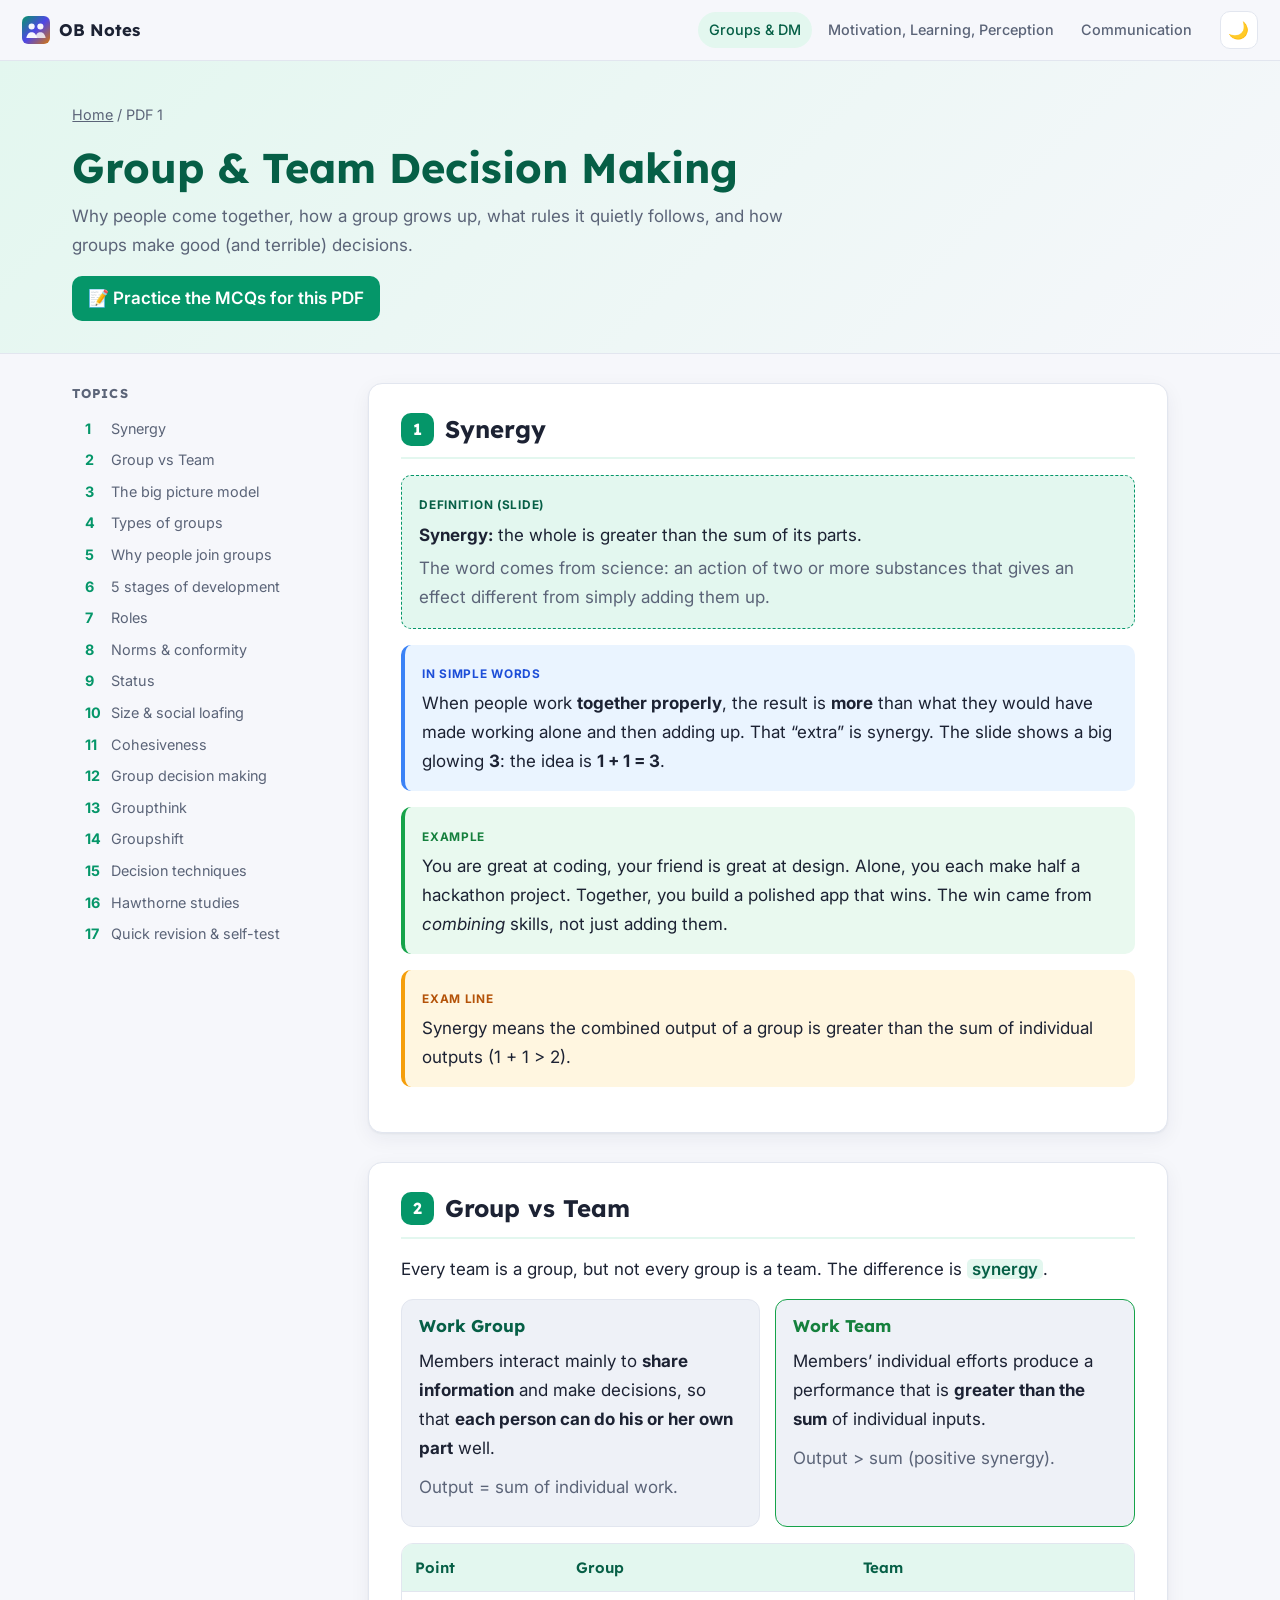
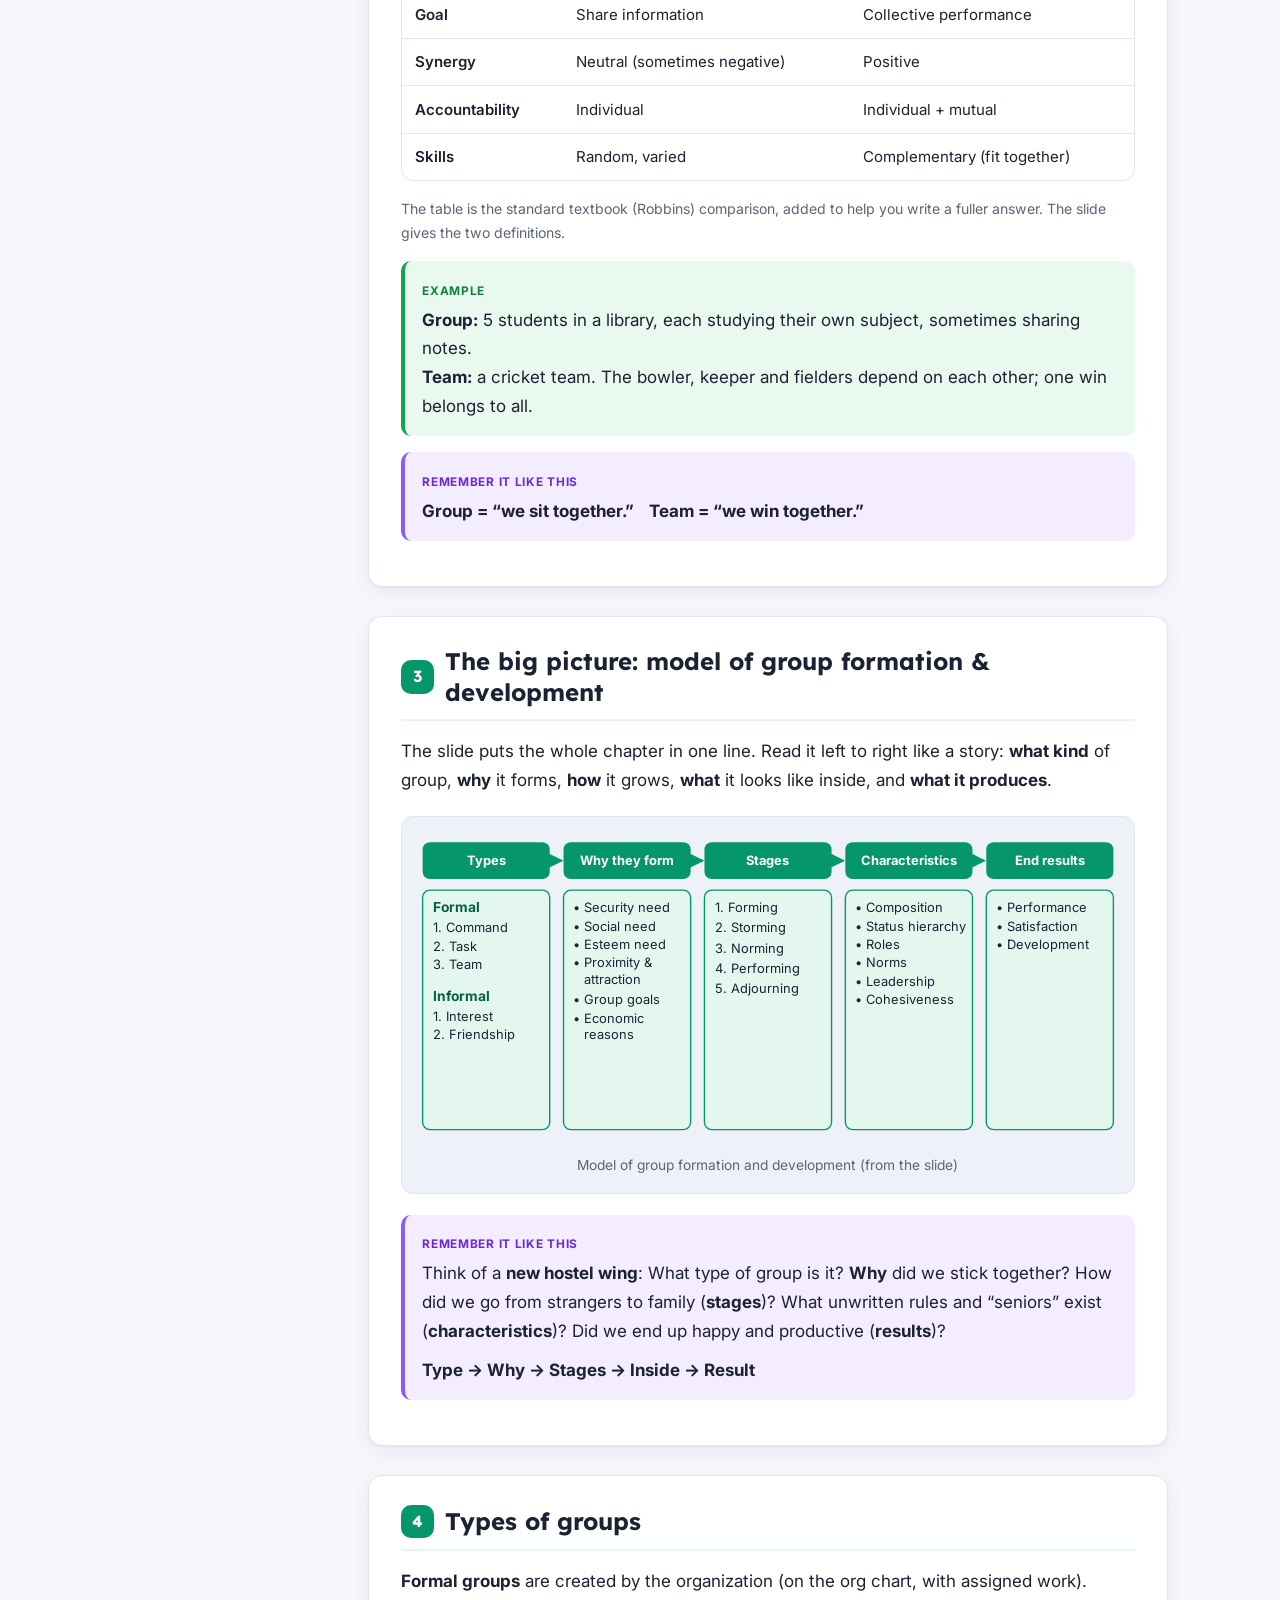
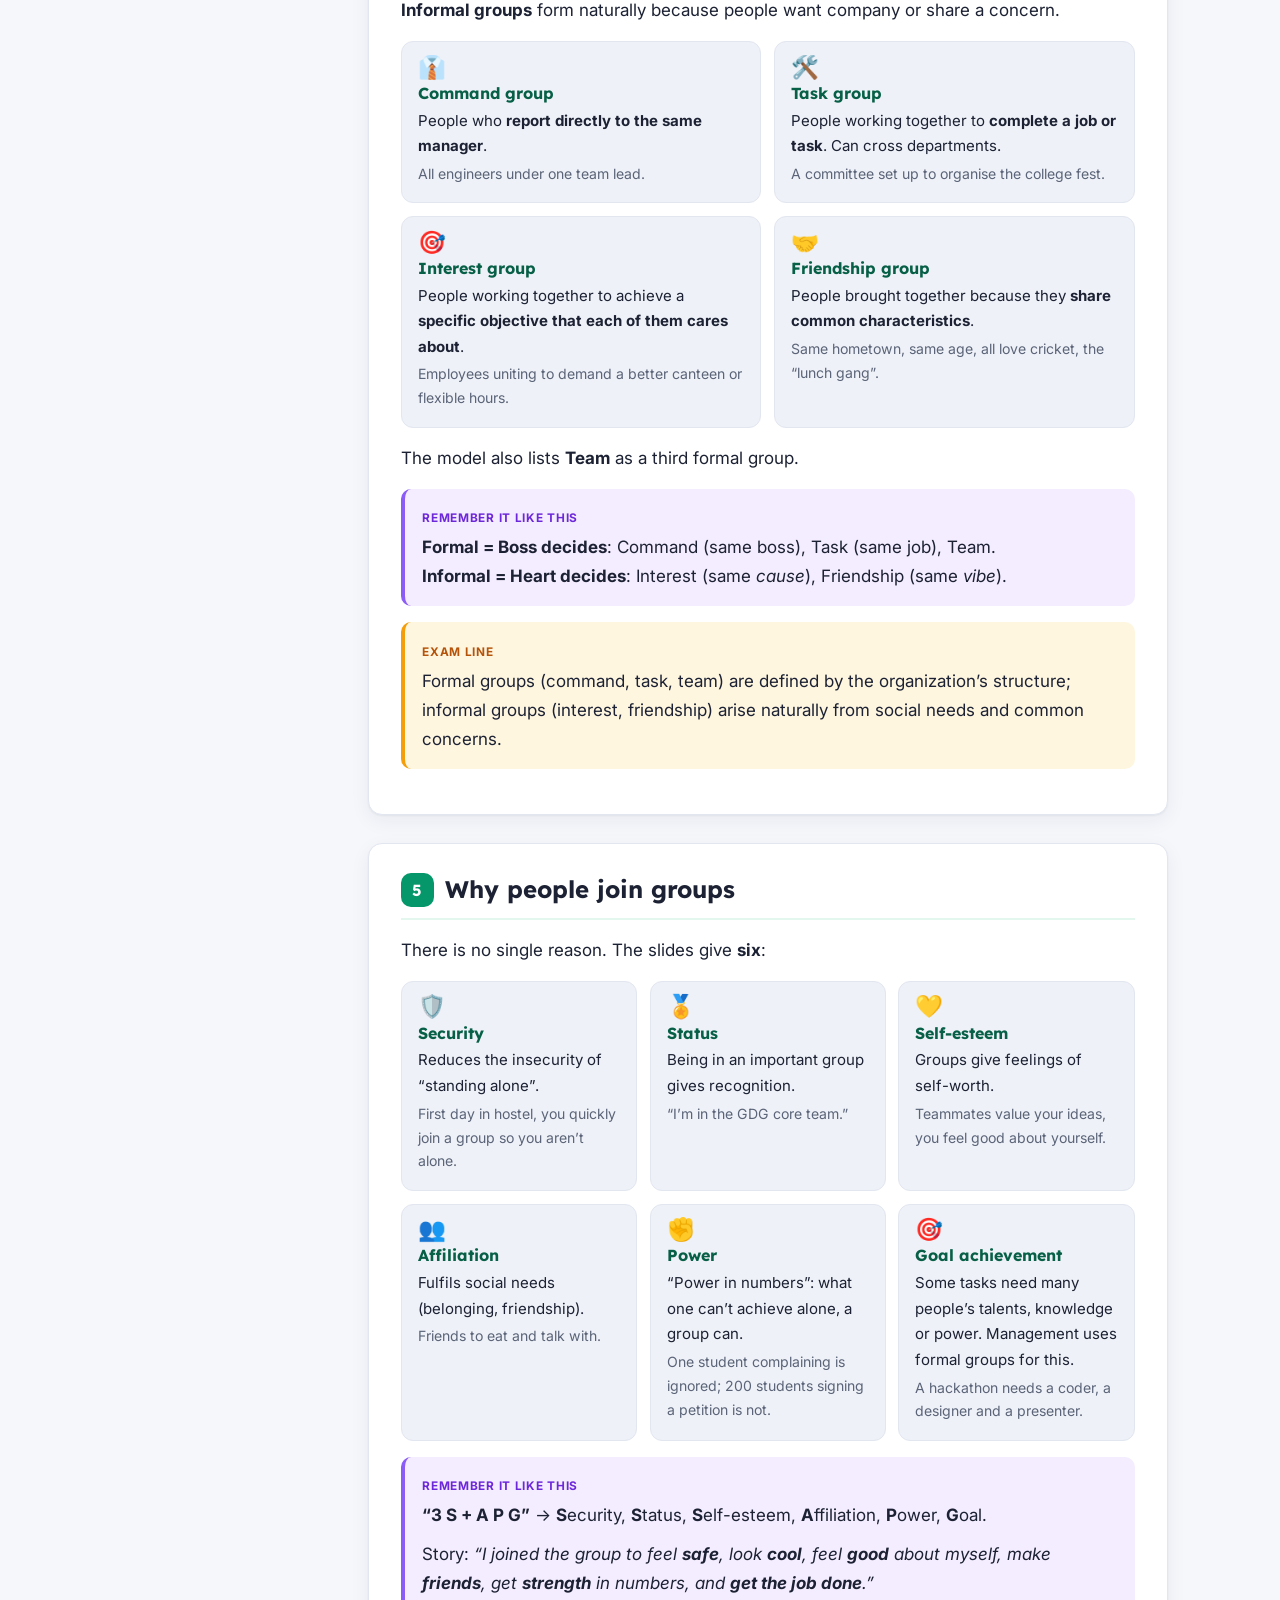
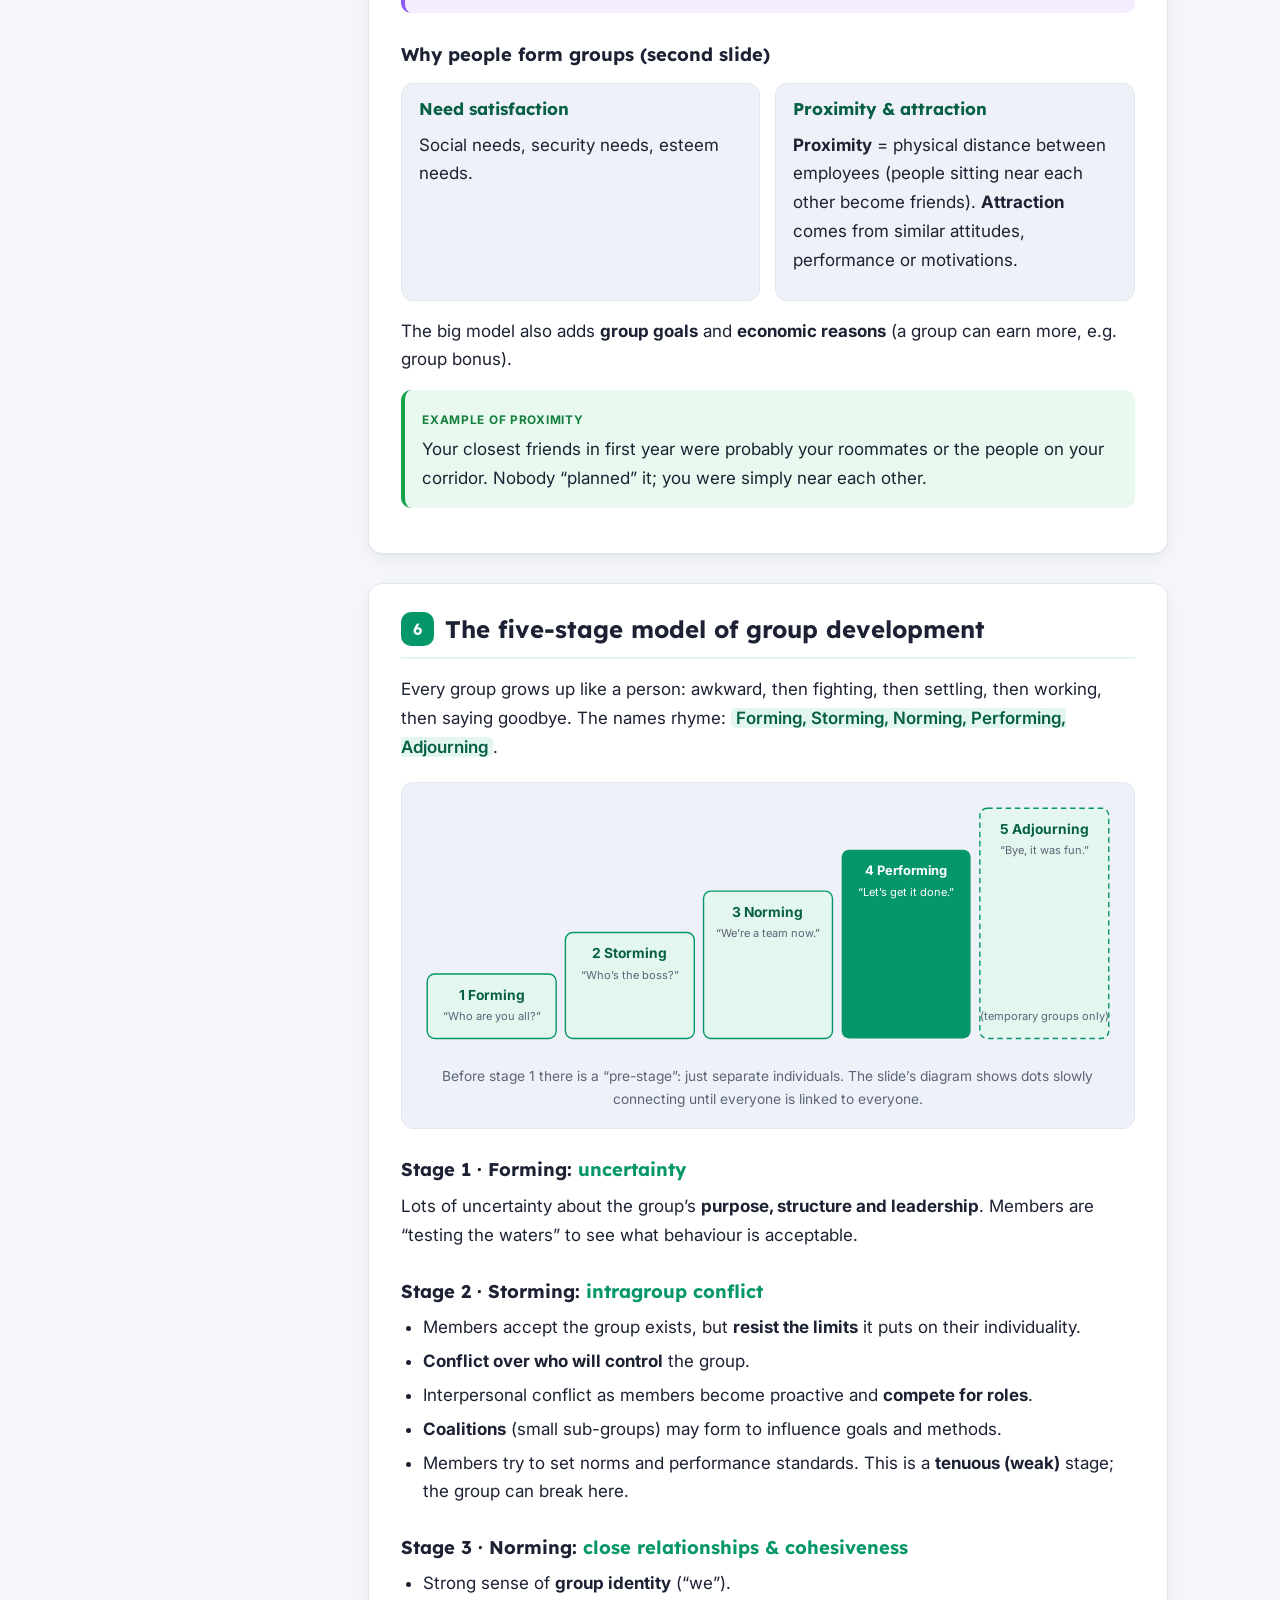
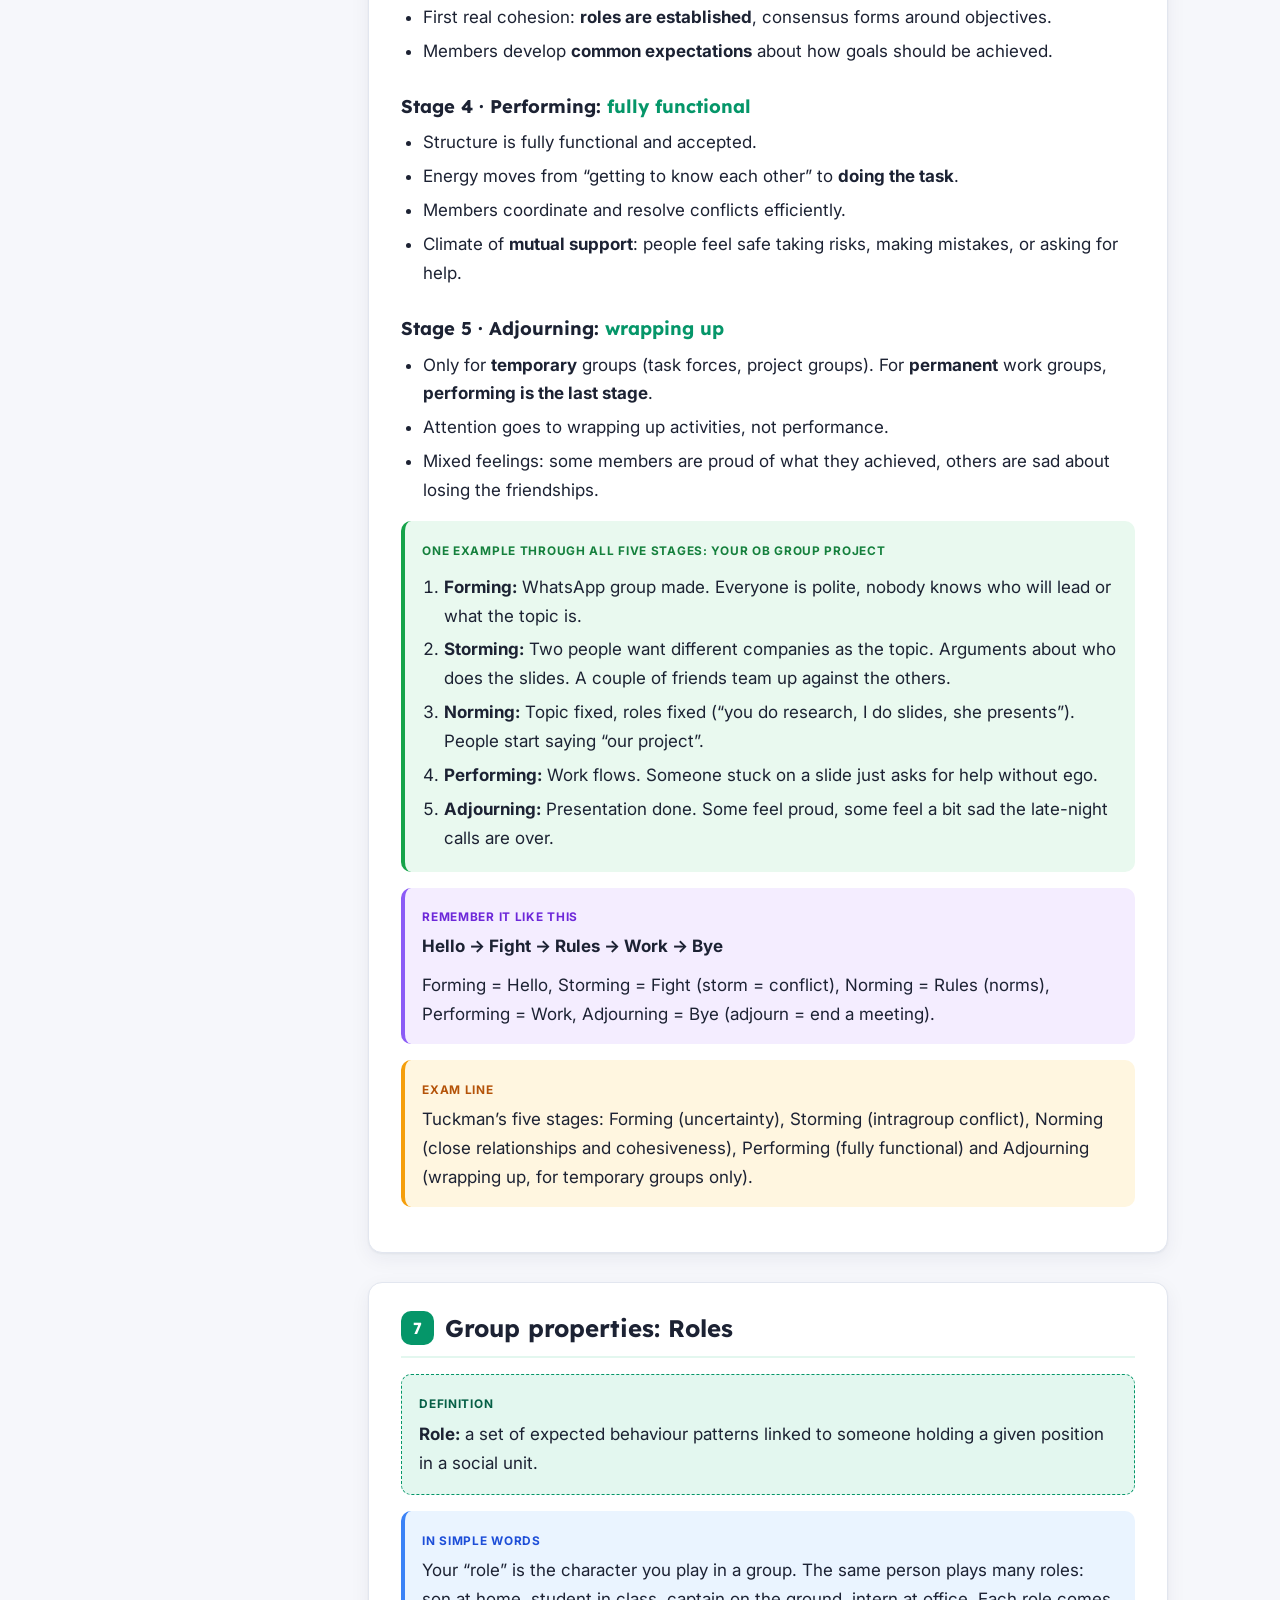
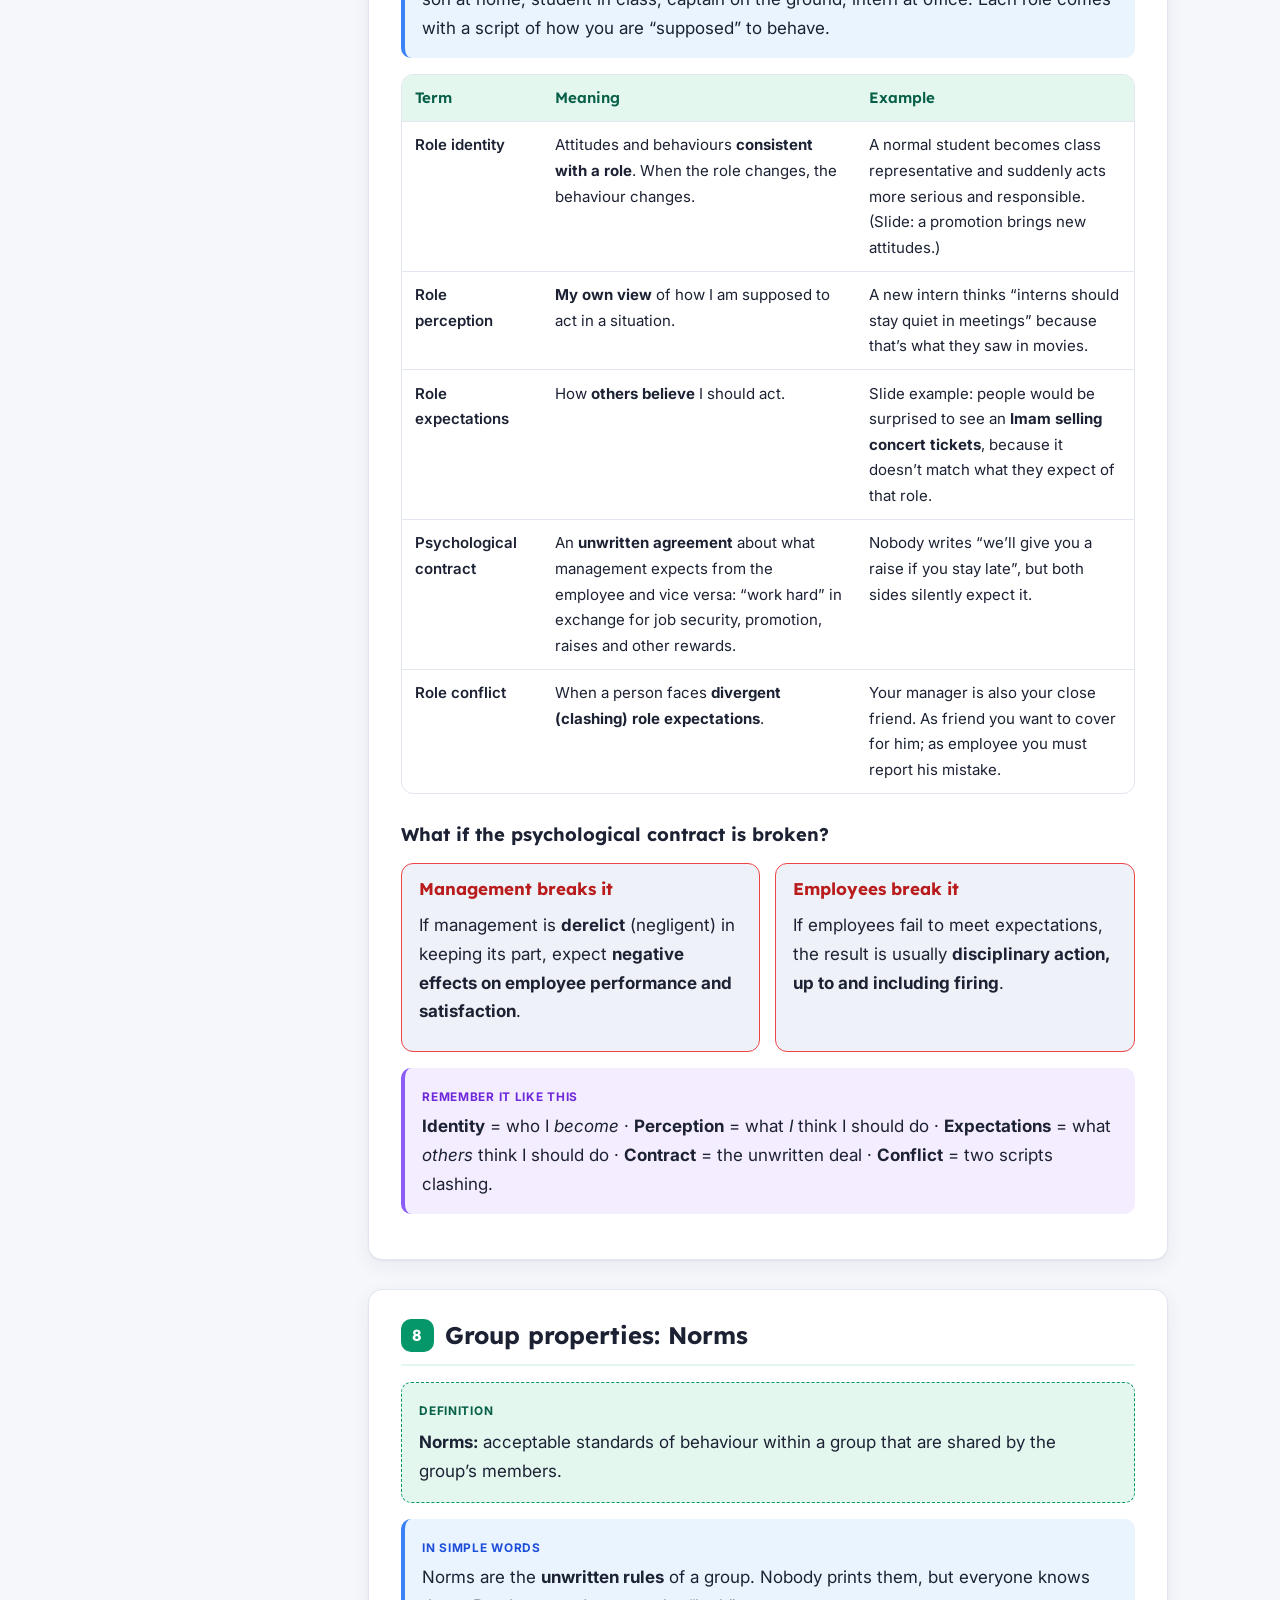
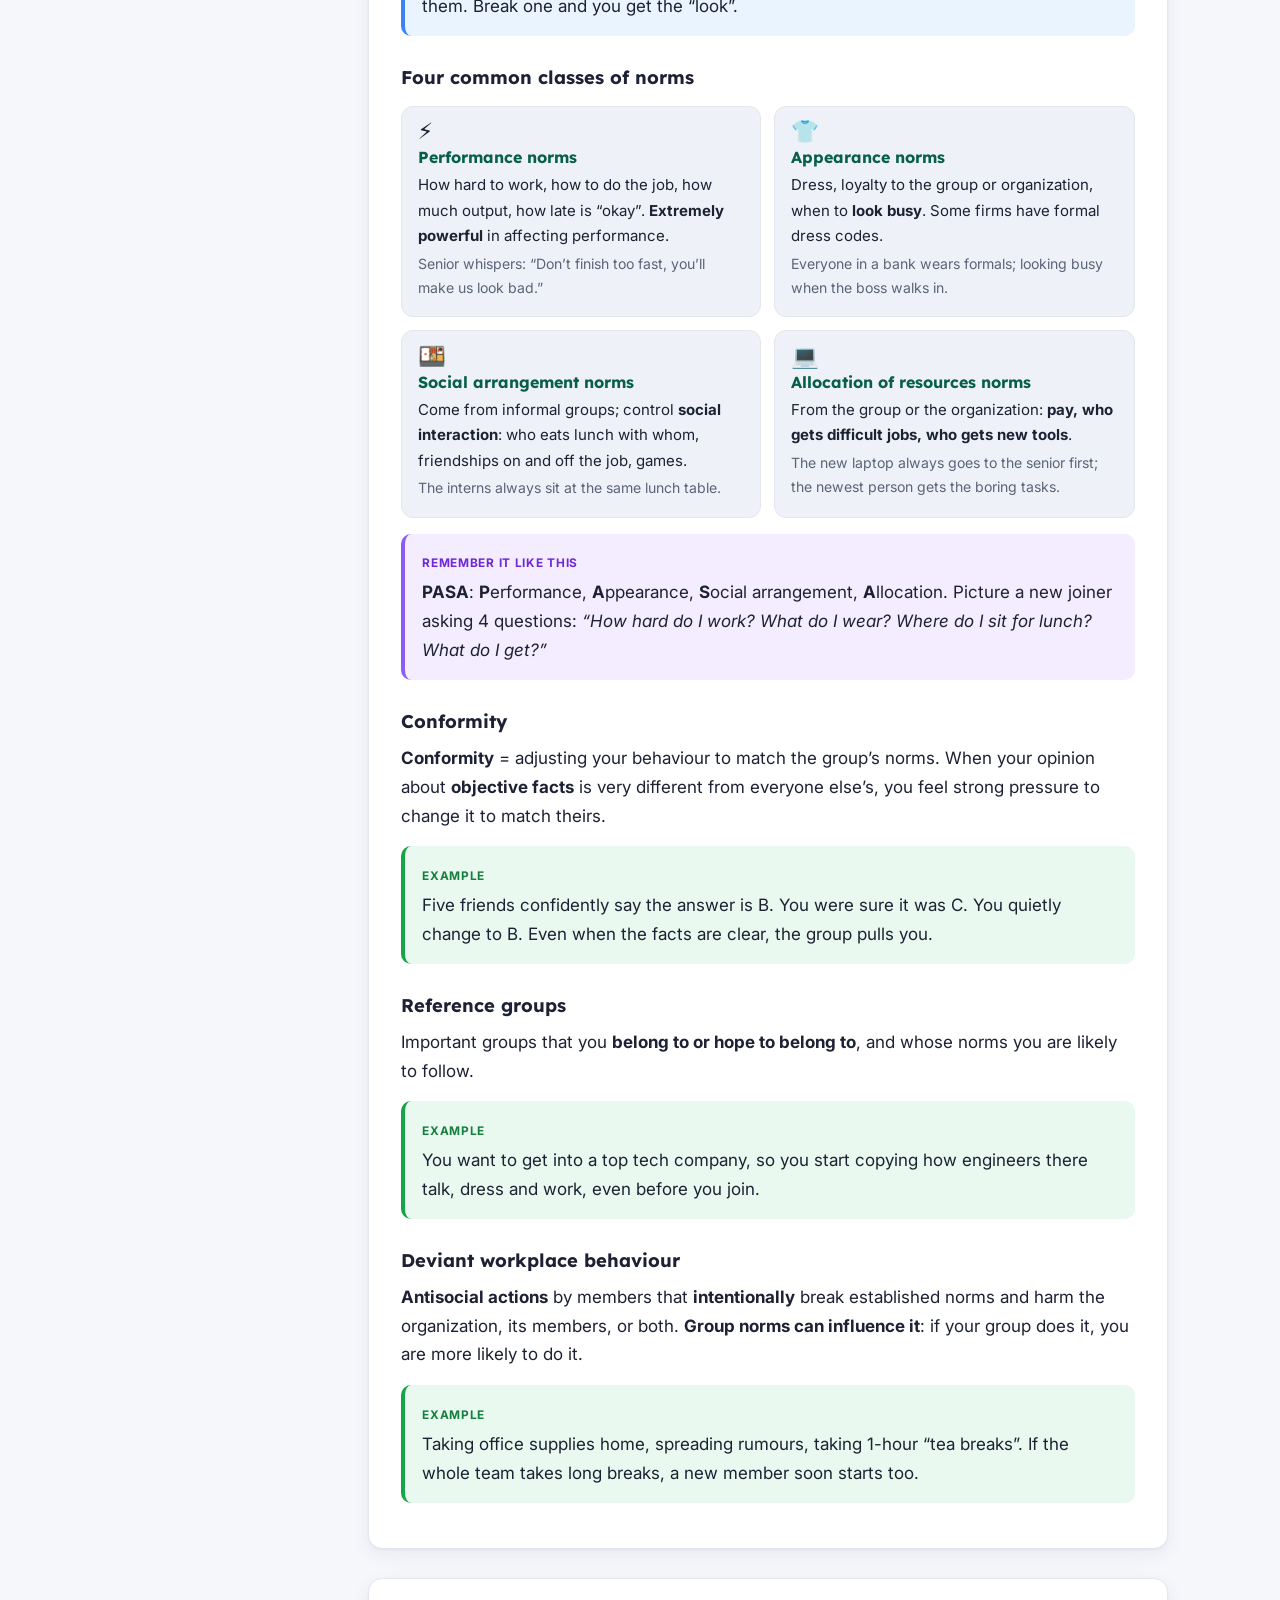
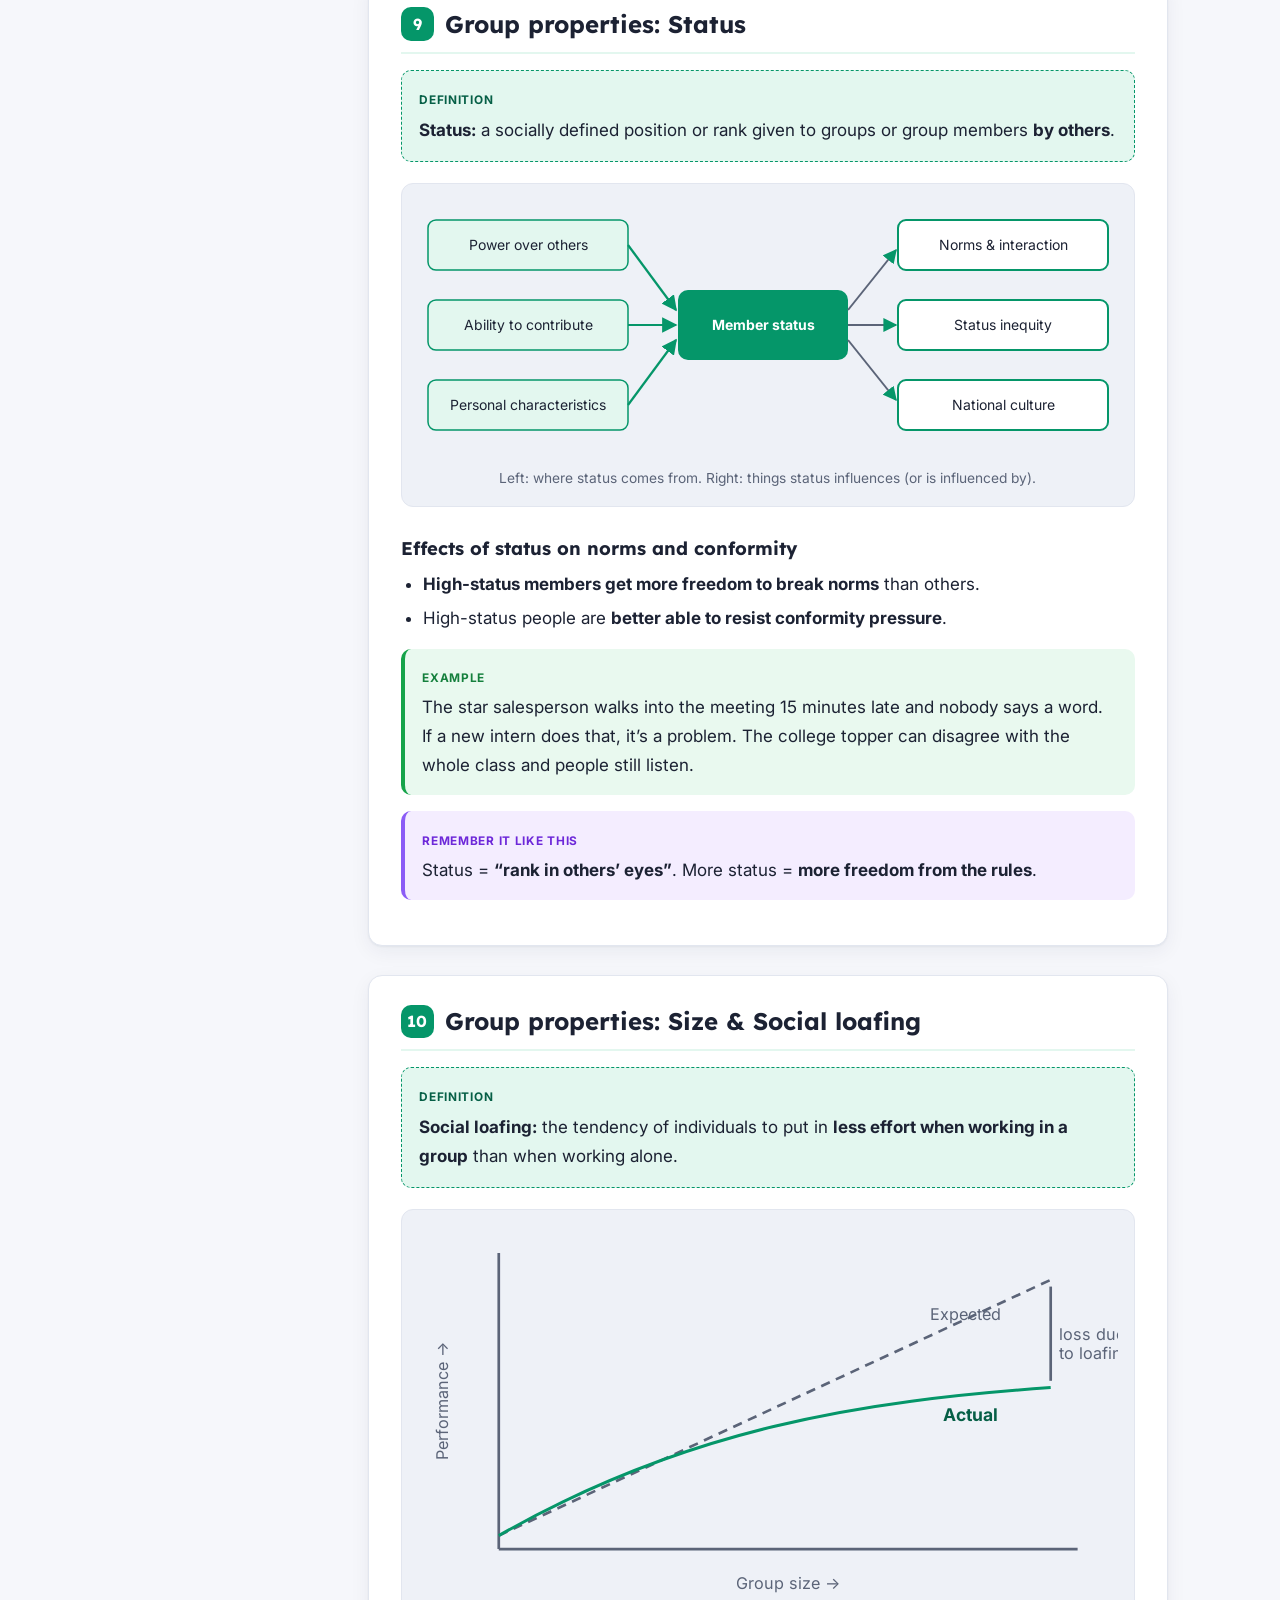
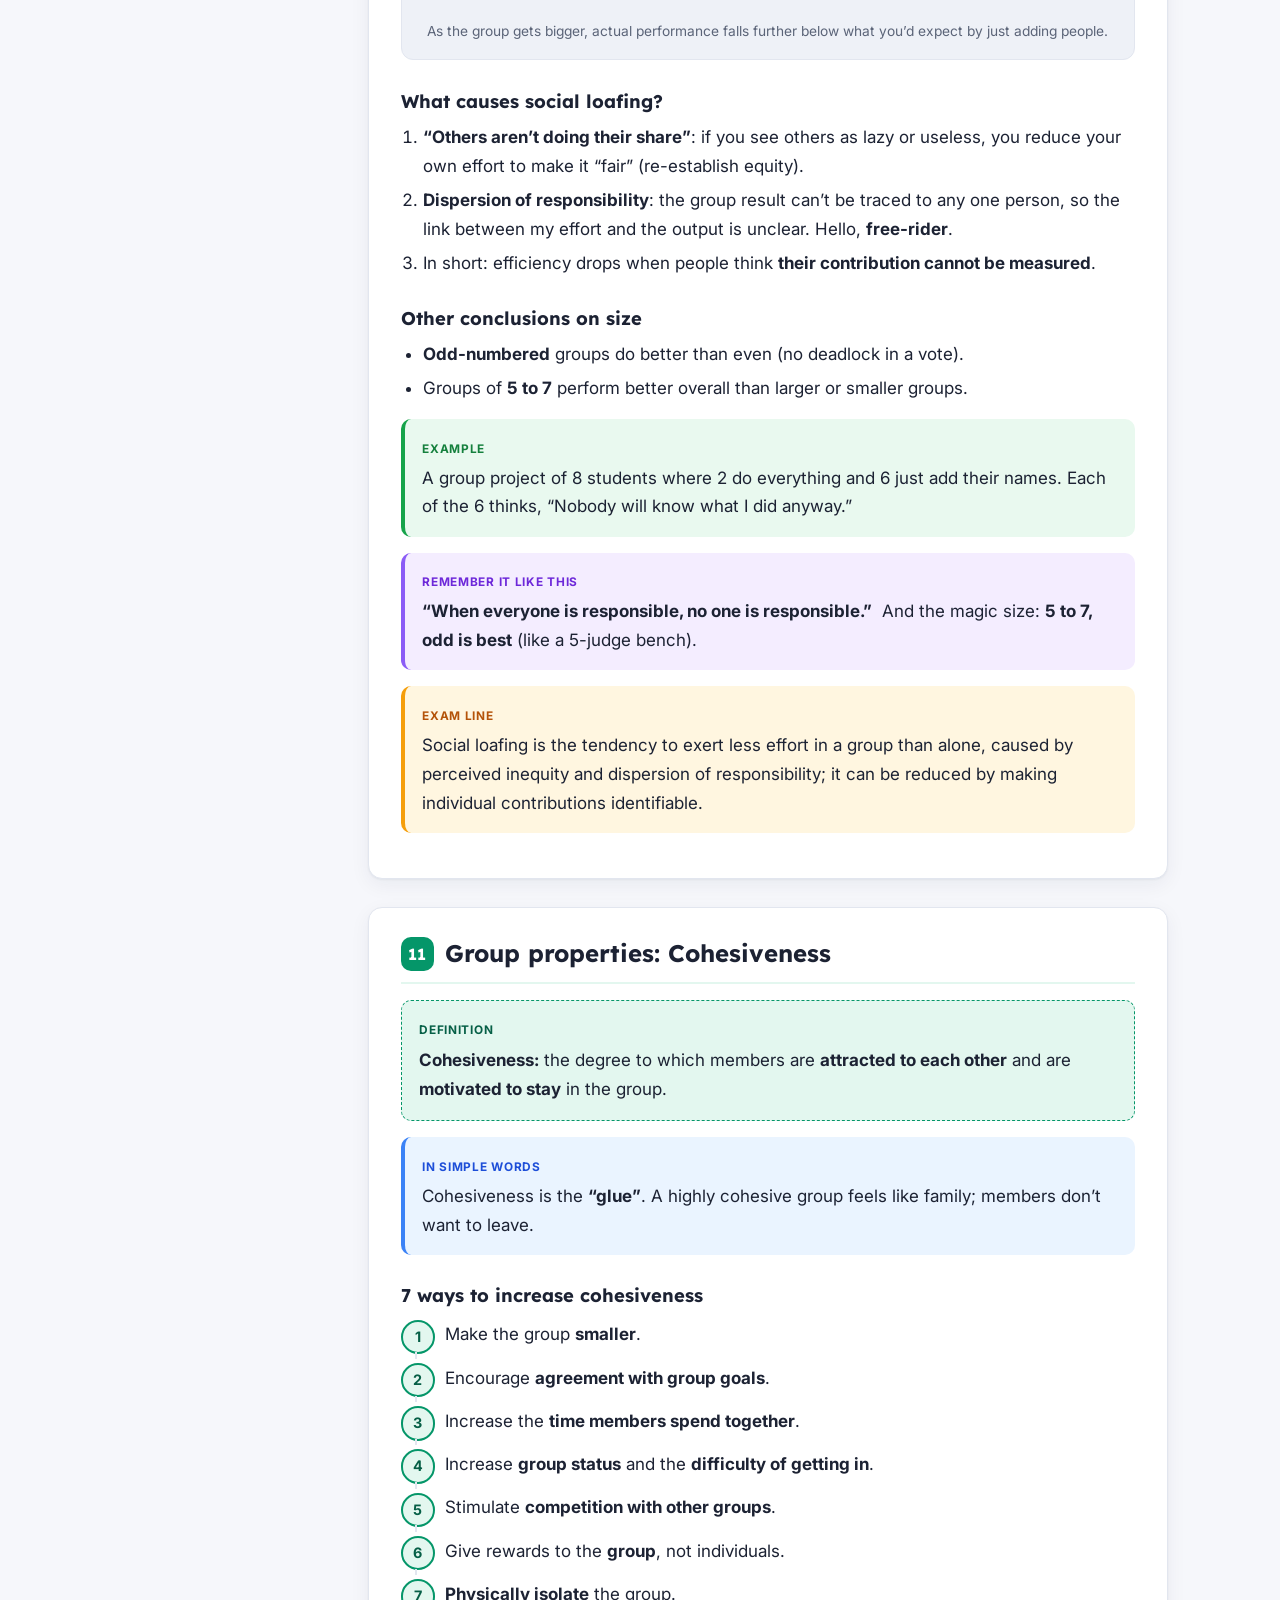
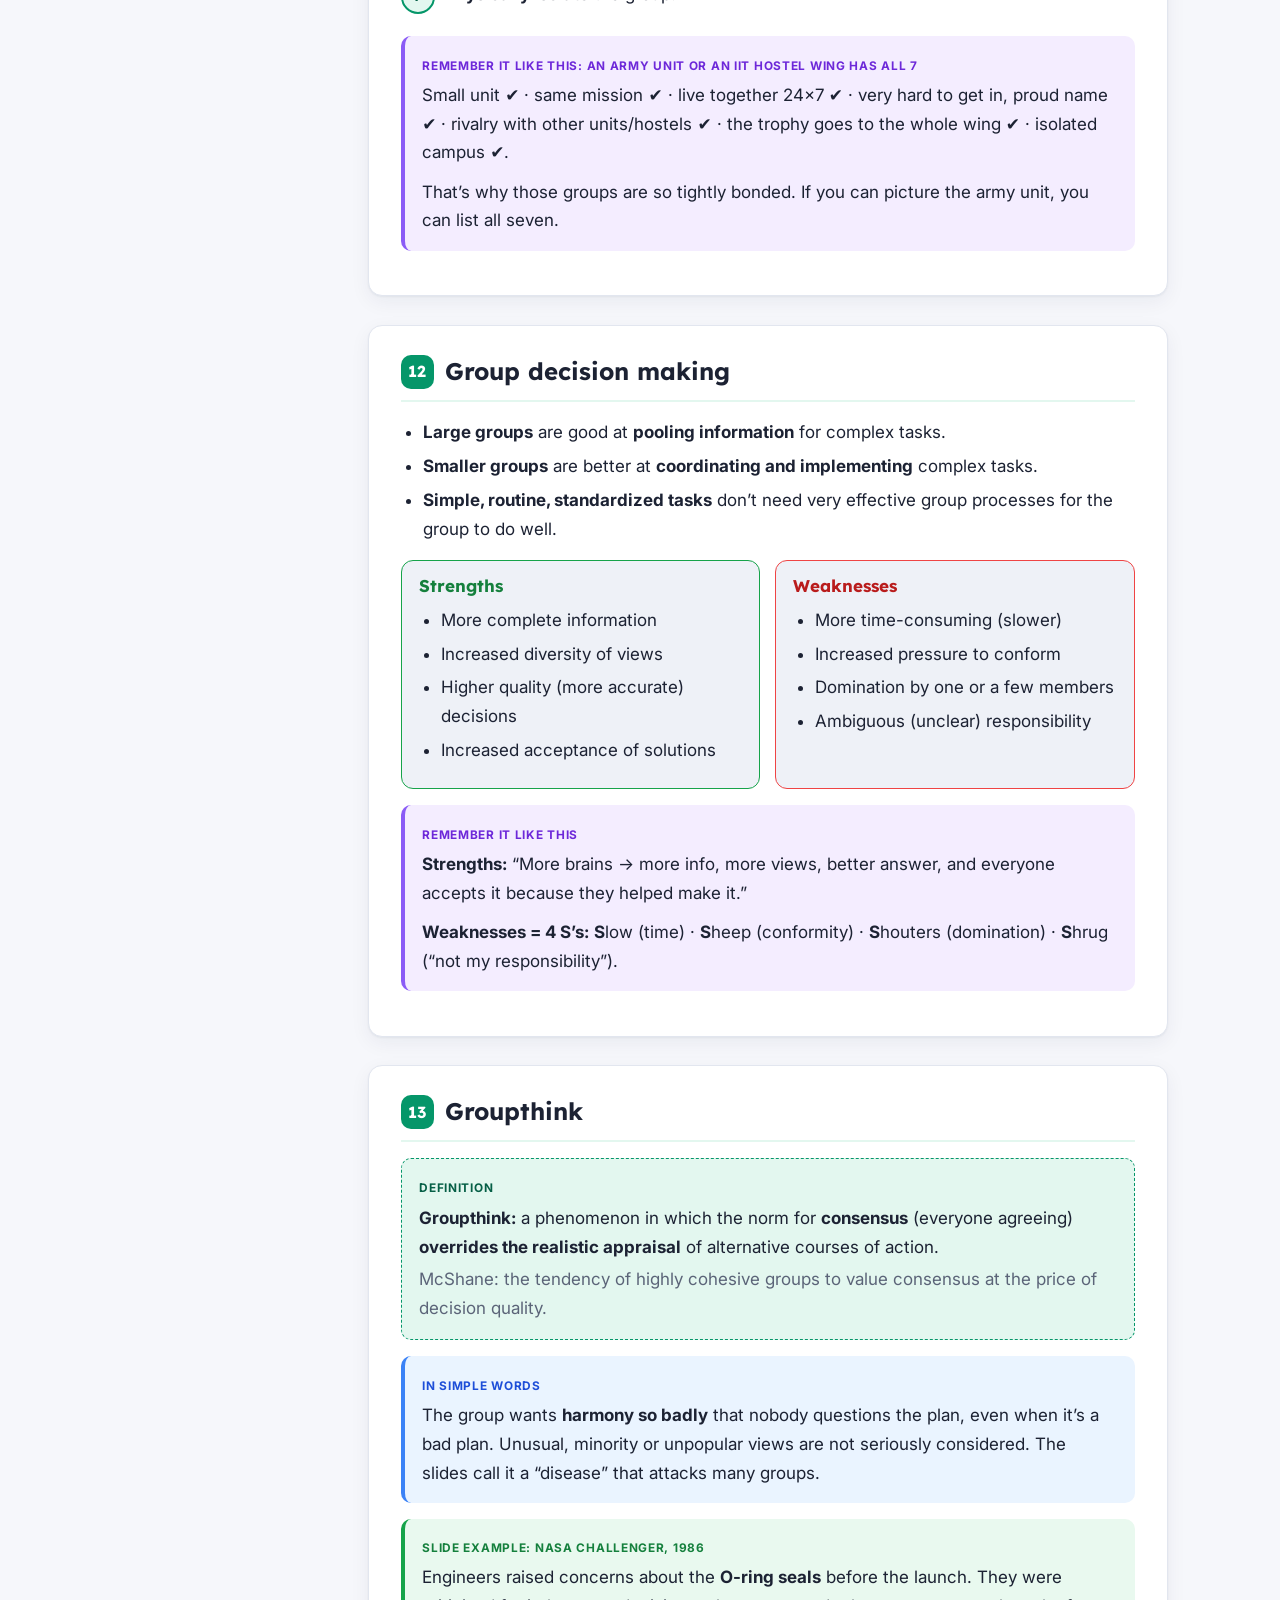
<file: group.html>
<!DOCTYPE html>
<html lang="en">
<head>
<meta charset="utf-8">
<meta name="viewport" content="width=device-width, initial-scale=1">
<title>Groups, Teams &amp; Decision Making · OB Notes</title>
<link rel="icon" href="assets/favicon.svg" type="image/svg+xml">
<link rel="icon" href="assets/favicon-32.png" sizes="32x32" type="image/png">
<link rel="apple-touch-icon" href="assets/apple-touch-icon.png">
<link rel="preconnect" href="https://fonts.googleapis.com">
<link rel="preconnect" href="https://fonts.gstatic.com" crossorigin>
<link href="https://fonts.googleapis.com/css2?family=Inter:wght@400;500;600;700&family=Lexend:wght@500;600;700&display=swap" rel="stylesheet">
<script>(function(){var t;try{t=localStorage.getItem("ob-theme")}catch(e){}if(!t)t=window.matchMedia&&matchMedia("(prefers-color-scheme: dark)").matches?"dark":"light";document.documentElement.setAttribute("data-theme",t)})();</script>
<link rel="stylesheet" href="assets/style.css">
<script src="assets/app.js" defer></script>
</head>
<body class="ch-group">
<div class="progress"></div>
<header class="topbar">
  <a class="brand" href="index.html"><img src="assets/favicon.svg" alt="">OB Notes</a>
  <nav class="topnav">
    <a href="group.html" class="active">Groups &amp; DM</a>
    <a href="motivation.html">Motivation, Learning, Perception</a>
    <a href="communication.html">Communication</a>
  </nav>
  <button class="theme-btn" id="themeBtn" aria-label="Toggle theme">🌙</button>
</header>

<section class="hero"><div class="hero-in">
  <div class="crumb"><a href="index.html">Home</a> / PDF 1</div>
  <h1>Group &amp; Team Decision Making</h1>
  <p>Why people come together, how a group grows up, what rules it quietly follows, and how groups make good (and terrible) decisions.</p>
  <a class="mcq-cta" href="mcq-group.html">📝 Practice the MCQs for this PDF</a>
</div></section>

<div class="layout">
<aside class="toc">
  <div class="toc-title">Topics</div>
  <ol>
    <li><a href="#synergy">Synergy</a></li>
    <li><a href="#group-team">Group vs Team</a></li>
    <li><a href="#model">The big picture model</a></li>
    <li><a href="#types">Types of groups</a></li>
    <li><a href="#why">Why people join groups</a></li>
    <li><a href="#stages">5 stages of development</a></li>
    <li><a href="#roles">Roles</a></li>
    <li><a href="#norms">Norms &amp; conformity</a></li>
    <li><a href="#status">Status</a></li>
    <li><a href="#size">Size &amp; social loafing</a></li>
    <li><a href="#cohesive">Cohesiveness</a></li>
    <li><a href="#gdm">Group decision making</a></li>
    <li><a href="#groupthink">Groupthink</a></li>
    <li><a href="#groupshift">Groupshift</a></li>
    <li><a href="#techniques">Decision techniques</a></li>
    <li><a href="#hawthorne">Hawthorne studies</a></li>
    <li><a href="#revise">Quick revision &amp; self-test</a></li>
  </ol>
</aside>

<main class="content">
<details class="toc-mobile"><summary>📑 Jump to a topic</summary>
  <ol>
    <li><a href="#synergy">Synergy</a></li><li><a href="#group-team">Group vs Team</a></li><li><a href="#model">Big picture model</a></li><li><a href="#types">Types of groups</a></li><li><a href="#why">Why people join</a></li><li><a href="#stages">5 stages</a></li><li><a href="#roles">Roles</a></li><li><a href="#norms">Norms</a></li><li><a href="#status">Status</a></li><li><a href="#size">Size &amp; loafing</a></li><li><a href="#cohesive">Cohesiveness</a></li><li><a href="#gdm">Group decision making</a></li><li><a href="#groupthink">Groupthink</a></li><li><a href="#groupshift">Groupshift</a></li><li><a href="#techniques">Techniques</a></li><li><a href="#hawthorne">Hawthorne</a></li><li><a href="#revise">Revision</a></li>
  </ol>
</details>

<!-- 1 -->
<section class="topic" id="synergy">
  <h2><span class="n">1</span>Synergy</h2>
  <div class="def"><span class="lbl">Definition (slide)</span>
    <p><b>Synergy:</b> the whole is greater than the sum of its parts.</p>
    <p class="muted">The word comes from science: an action of two or more substances that gives an effect different from simply adding them up.</p>
  </div>
  <div class="box simple"><span class="lbl">In simple words</span>
    <p>When people work <b>together properly</b>, the result is <b>more</b> than what they would have made working alone and then adding up. That “extra” is synergy. The slide shows a big glowing <b>3</b>: the idea is <b>1 + 1 = 3</b>.</p>
  </div>
  <div class="box eg"><span class="lbl">Example</span>
    <p>You are great at coding, your friend is great at design. Alone, you each make half a hackathon project. Together, you build a polished app that wins. The win came from <i>combining</i> skills, not just adding them.</p>
  </div>
  <div class="box exam"><span class="lbl">Exam line</span><p>Synergy means the combined output of a group is greater than the sum of individual outputs (1 + 1 &gt; 2).</p></div>
</section>

<!-- 2 -->
<section class="topic" id="group-team">
  <h2><span class="n">2</span>Group vs Team</h2>
  <p class="lead">Every team is a group, but not every group is a team. The difference is <span class="hl">synergy</span>.</p>
  <div class="vs">
    <div class="neu"><h4>Work Group</h4><p>Members interact mainly to <b>share information</b> and make decisions, so that <b>each person can do his or her own part</b> well.</p><p class="muted">Output = sum of individual work.</p></div>
    <div class="good"><h4>Work Team</h4><p>Members’ individual efforts produce a performance that is <b>greater than the sum</b> of individual inputs.</p><p class="muted">Output &gt; sum (positive synergy).</p></div>
  </div>
  <div class="tbl-wrap"><table>
    <tr><th>Point</th><th>Group</th><th>Team</th></tr>
    <tr><td>Goal</td><td>Share information</td><td>Collective performance</td></tr>
    <tr><td>Synergy</td><td>Neutral (sometimes negative)</td><td>Positive</td></tr>
    <tr><td>Accountability</td><td>Individual</td><td>Individual + mutual</td></tr>
    <tr><td>Skills</td><td>Random, varied</td><td>Complementary (fit together)</td></tr>
  </table></div>
  <p class="muted" style="font-size:.88rem">The table is the standard textbook (Robbins) comparison, added to help you write a fuller answer. The slide gives the two definitions.</p>
  <div class="box eg"><span class="lbl">Example</span>
    <p><b>Group:</b> 5 students in a library, each studying their own subject, sometimes sharing notes.<br><b>Team:</b> a cricket team. The bowler, keeper and fielders depend on each other; one win belongs to all.</p>
  </div>
  <div class="box trick"><span class="lbl">Remember it like this</span><p><b>Group = “we sit together.”</b> &nbsp; <b>Team = “we win together.”</b></p></div>
</section>

<!-- 3 -->
<section class="topic" id="model">
  <h2><span class="n">3</span>The big picture: model of group formation &amp; development</h2>
  <p>The slide puts the whole chapter in one line. Read it left to right like a story: <b>what kind</b> of group, <b>why</b> it forms, <b>how</b> it grows, <b>what</b> it looks like inside, and <b>what it produces</b>.</p>
  <figure class="dia">
    <svg viewBox="0 0 760 330" role="img" aria-label="Model of group formation">
      <defs><marker id="ar" viewBox="0 0 10 10" refX="9" refY="5" markerWidth="7" markerHeight="7" orient="auto"><path d="M0,0 L10,5 L0,10 z" class="s-fill"/></marker></defs>
      <g font-size="13">
        <rect x="5" y="10" width="138" height="40" rx="8" class="s-fill"/><text x="74" y="35" text-anchor="middle" class="s-tw">Types</text>
        <rect x="158" y="10" width="138" height="40" rx="8" class="s-fill"/><text x="227" y="35" text-anchor="middle" class="s-tw">Why they form</text>
        <rect x="311" y="10" width="138" height="40" rx="8" class="s-fill"/><text x="380" y="35" text-anchor="middle" class="s-tw">Stages</text>
        <rect x="464" y="10" width="138" height="40" rx="8" class="s-fill"/><text x="533" y="35" text-anchor="middle" class="s-tw">Characteristics</text>
        <rect x="617" y="10" width="138" height="40" rx="8" class="s-fill"/><text x="686" y="35" text-anchor="middle" class="s-tw">End results</text>
        <path d="M143 30 h13" class="s-acc" marker-end="url(#ar)"/><path d="M296 30 h13" class="s-acc" marker-end="url(#ar)"/><path d="M449 30 h13" class="s-acc" marker-end="url(#ar)"/><path d="M602 30 h13" class="s-acc" marker-end="url(#ar)"/>
        <rect x="5" y="62" width="138" height="260" rx="8" class="s-soft"/>
        <text x="16" y="86" class="s-th">Formal</text><text x="16" y="108" class="s-t">1. Command</text><text x="16" y="128" class="s-t">2. Task</text><text x="16" y="148" class="s-t">3. Team</text>
        <text x="16" y="182" class="s-th">Informal</text><text x="16" y="204" class="s-t">1. Interest</text><text x="16" y="224" class="s-t">2. Friendship</text>
        <rect x="158" y="62" width="138" height="260" rx="8" class="s-soft"/>
        <text x="168" y="86" class="s-t">• Security need</text><text x="168" y="106" class="s-t">• Social need</text><text x="168" y="126" class="s-t">• Esteem need</text><text x="168" y="146" class="s-t">• Proximity &amp;</text><text x="180" y="164" class="s-t">attraction</text><text x="168" y="186" class="s-t">• Group goals</text><text x="168" y="206" class="s-t">• Economic</text><text x="180" y="224" class="s-t">reasons</text>
        <rect x="311" y="62" width="138" height="260" rx="8" class="s-soft"/>
        <text x="322" y="86" class="s-t">1. Forming</text><text x="322" y="108" class="s-t">2. Storming</text><text x="322" y="130" class="s-t">3. Norming</text><text x="322" y="152" class="s-t">4. Performing</text><text x="322" y="174" class="s-t">5. Adjourning</text>
        <rect x="464" y="62" width="138" height="260" rx="8" class="s-soft"/>
        <text x="474" y="86" class="s-t">• Composition</text><text x="474" y="106" class="s-t">• Status hierarchy</text><text x="474" y="126" class="s-t">• Roles</text><text x="474" y="146" class="s-t">• Norms</text><text x="474" y="166" class="s-t">• Leadership</text><text x="474" y="186" class="s-t">• Cohesiveness</text>
        <rect x="617" y="62" width="138" height="260" rx="8" class="s-soft"/>
        <text x="628" y="86" class="s-t">• Performance</text><text x="628" y="106" class="s-t">• Satisfaction</text><text x="628" y="126" class="s-t">• Development</text>
      </g>
    </svg>
    <figcaption>Model of group formation and development (from the slide)</figcaption>
  </figure>
  <div class="box trick"><span class="lbl">Remember it like this</span>
    <p>Think of a <b>new hostel wing</b>: What type of group is it? <b>Why</b> did we stick together? How did we go from strangers to family (<b>stages</b>)? What unwritten rules and “seniors” exist (<b>characteristics</b>)? Did we end up happy and productive (<b>results</b>)?</p>
    <p><b>Type → Why → Stages → Inside → Result</b></p>
  </div>
</section>

<!-- 4 -->
<section class="topic" id="types">
  <h2><span class="n">4</span>Types of groups</h2>
  <p><b>Formal groups</b> are created by the organization (on the org chart, with assigned work). <b>Informal groups</b> form naturally because people want company or share a concern.</p>
  <div class="grid">
    <div class="mini"><span class="ic">👔</span><h4>Command group</h4><p>People who <b>report directly to the same manager</b>.</p><p class="ex">All engineers under one team lead.</p></div>
    <div class="mini"><span class="ic">🛠️</span><h4>Task group</h4><p>People working together to <b>complete a job or task</b>. Can cross departments.</p><p class="ex">A committee set up to organise the college fest.</p></div>
    <div class="mini"><span class="ic">🎯</span><h4>Interest group</h4><p>People working together to achieve a <b>specific objective that each of them cares about</b>.</p><p class="ex">Employees uniting to demand a better canteen or flexible hours.</p></div>
    <div class="mini"><span class="ic">🤝</span><h4>Friendship group</h4><p>People brought together because they <b>share common characteristics</b>.</p><p class="ex">Same hometown, same age, all love cricket, the “lunch gang”.</p></div>
  </div>
  <p>The model also lists <b>Team</b> as a third formal group.</p>
  <div class="box trick"><span class="lbl">Remember it like this</span>
    <p><b>Formal = Boss decides</b>: Command (same boss), Task (same job), Team.<br><b>Informal = Heart decides</b>: Interest (same <i>cause</i>), Friendship (same <i>vibe</i>).</p>
  </div>
  <div class="box exam"><span class="lbl">Exam line</span><p>Formal groups (command, task, team) are defined by the organization’s structure; informal groups (interest, friendship) arise naturally from social needs and common concerns.</p></div>
</section>

<!-- 5 -->
<section class="topic" id="why">
  <h2><span class="n">5</span>Why people join groups</h2>
  <p>There is no single reason. The slides give <b>six</b>:</p>
  <div class="grid">
    <div class="mini"><span class="ic">🛡️</span><h4>Security</h4><p>Reduces the insecurity of “standing alone”.</p><p class="ex">First day in hostel, you quickly join a group so you aren’t alone.</p></div>
    <div class="mini"><span class="ic">🏅</span><h4>Status</h4><p>Being in an important group gives recognition.</p><p class="ex">“I’m in the GDG core team.”</p></div>
    <div class="mini"><span class="ic">💛</span><h4>Self-esteem</h4><p>Groups give feelings of self-worth.</p><p class="ex">Teammates value your ideas, you feel good about yourself.</p></div>
    <div class="mini"><span class="ic">👥</span><h4>Affiliation</h4><p>Fulfils social needs (belonging, friendship).</p><p class="ex">Friends to eat and talk with.</p></div>
    <div class="mini"><span class="ic">✊</span><h4>Power</h4><p>“Power in numbers”: what one can’t achieve alone, a group can.</p><p class="ex">One student complaining is ignored; 200 students signing a petition is not.</p></div>
    <div class="mini"><span class="ic">🎯</span><h4>Goal achievement</h4><p>Some tasks need many people’s talents, knowledge or power. Management uses formal groups for this.</p><p class="ex">A hackathon needs a coder, a designer and a presenter.</p></div>
  </div>
  <div class="box trick"><span class="lbl">Remember it like this</span>
    <p><b>“3 S + A P G”</b> → <b>S</b>ecurity, <b>S</b>tatus, <b>S</b>elf-esteem, <b>A</b>ffiliation, <b>P</b>ower, <b>G</b>oal.</p>
    <p>Story: <i>“I joined the group to feel <b>safe</b>, look <b>cool</b>, feel <b>good</b> about myself, make <b>friends</b>, get <b>strength</b> in numbers, and <b>get the job done</b>.”</i></p>
  </div>
  <h3>Why people form groups (second slide)</h3>
  <div class="vs">
    <div class="neu"><h4>Need satisfaction</h4><p>Social needs, security needs, esteem needs.</p></div>
    <div class="neu"><h4>Proximity &amp; attraction</h4><p><b>Proximity</b> = physical distance between employees (people sitting near each other become friends). <b>Attraction</b> comes from similar attitudes, performance or motivations.</p></div>
  </div>
  <p>The big model also adds <b>group goals</b> and <b>economic reasons</b> (a group can earn more, e.g. group bonus).</p>
  <div class="box eg"><span class="lbl">Example of proximity</span><p>Your closest friends in first year were probably your roommates or the people on your corridor. Nobody “planned” it; you were simply near each other.</p></div>
</section>

<!-- 6 -->
<section class="topic" id="stages">
  <h2><span class="n">6</span>The five-stage model of group development</h2>
  <p class="lead">Every group grows up like a person: awkward, then fighting, then settling, then working, then saying goodbye. The names rhyme: <span class="hl">Forming, Storming, Norming, Performing, Adjourning</span>.</p>
  <figure class="dia">
    <svg viewBox="0 0 760 270" role="img" aria-label="Five stages staircase">
      <g>
        <rect x="10" y="190" width="140" height="70" rx="8" class="s-soft"/><text x="80" y="218" text-anchor="middle" class="s-th">1 Forming</text><text x="80" y="240" text-anchor="middle" class="s-ts">“Who are you all?”</text>
        <rect x="160" y="145" width="140" height="115" rx="8" class="s-soft"/><text x="230" y="173" text-anchor="middle" class="s-th">2 Storming</text><text x="230" y="195" text-anchor="middle" class="s-ts">“Who’s the boss?”</text>
        <rect x="310" y="100" width="140" height="160" rx="8" class="s-soft"/><text x="380" y="128" text-anchor="middle" class="s-th">3 Norming</text><text x="380" y="150" text-anchor="middle" class="s-ts">“We’re a team now.”</text>
        <rect x="460" y="55" width="140" height="205" rx="8" class="s-fill"/><text x="530" y="83" text-anchor="middle" class="s-tw">4 Performing</text><text x="530" y="105" text-anchor="middle" class="s-tw" style="font-weight:400;font-size:12px">“Let’s get it done.”</text>
        <rect x="610" y="10" width="140" height="250" rx="8" class="s-soft" stroke-dasharray="6 4"/><text x="680" y="38" text-anchor="middle" class="s-th">5 Adjourning</text><text x="680" y="60" text-anchor="middle" class="s-ts">“Bye, it was fun.”</text>
        <text x="680" y="240" text-anchor="middle" class="s-ts">(temporary groups only)</text>
      </g>
    </svg>
    <figcaption>Before stage 1 there is a “pre-stage”: just separate individuals. The slide’s diagram shows dots slowly connecting until everyone is linked to everyone.</figcaption>
  </figure>

  <h3>Stage 1 · Forming: <span class="key">uncertainty</span></h3>
  <p>Lots of uncertainty about the group’s <b>purpose, structure and leadership</b>. Members are “testing the waters” to see what behaviour is acceptable.</p>
  <h3>Stage 2 · Storming: <span class="key">intragroup conflict</span></h3>
  <ul>
    <li>Members accept the group exists, but <b>resist the limits</b> it puts on their individuality.</li>
    <li><b>Conflict over who will control</b> the group.</li>
    <li>Interpersonal conflict as members become proactive and <b>compete for roles</b>.</li>
    <li><b>Coalitions</b> (small sub-groups) may form to influence goals and methods.</li>
    <li>Members try to set norms and performance standards. This is a <b>tenuous (weak)</b> stage; the group can break here.</li>
  </ul>
  <h3>Stage 3 · Norming: <span class="key">close relationships &amp; cohesiveness</span></h3>
  <ul>
    <li>Strong sense of <b>group identity</b> (“we”).</li>
    <li>First real cohesion: <b>roles are established</b>, consensus forms around objectives.</li>
    <li>Members develop <b>common expectations</b> about how goals should be achieved.</li>
  </ul>
  <h3>Stage 4 · Performing: <span class="key">fully functional</span></h3>
  <ul>
    <li>Structure is fully functional and accepted.</li>
    <li>Energy moves from “getting to know each other” to <b>doing the task</b>.</li>
    <li>Members coordinate and resolve conflicts efficiently.</li>
    <li>Climate of <b>mutual support</b>: people feel safe taking risks, making mistakes, or asking for help.</li>
  </ul>
  <h3>Stage 5 · Adjourning: <span class="key">wrapping up</span></h3>
  <ul>
    <li>Only for <b>temporary</b> groups (task forces, project groups). For <b>permanent</b> work groups, <b>performing is the last stage</b>.</li>
    <li>Attention goes to wrapping up activities, not performance.</li>
    <li>Mixed feelings: some members are proud of what they achieved, others are sad about losing the friendships.</li>
  </ul>
  <div class="box eg"><span class="lbl">One example through all five stages: your OB group project</span>
    <ol>
      <li><b>Forming:</b> WhatsApp group made. Everyone is polite, nobody knows who will lead or what the topic is.</li>
      <li><b>Storming:</b> Two people want different companies as the topic. Arguments about who does the slides. A couple of friends team up against the others.</li>
      <li><b>Norming:</b> Topic fixed, roles fixed (“you do research, I do slides, she presents”). People start saying “our project”.</li>
      <li><b>Performing:</b> Work flows. Someone stuck on a slide just asks for help without ego.</li>
      <li><b>Adjourning:</b> Presentation done. Some feel proud, some feel a bit sad the late-night calls are over.</li>
    </ol>
  </div>
  <div class="box trick"><span class="lbl">Remember it like this</span>
    <p><b>Hello → Fight → Rules → Work → Bye</b></p>
    <p>Forming = Hello, Storming = Fight (storm = conflict), Norming = Rules (norms), Performing = Work, Adjourning = Bye (adjourn = end a meeting).</p>
  </div>
  <div class="box exam"><span class="lbl">Exam line</span><p>Tuckman’s five stages: Forming (uncertainty), Storming (intragroup conflict), Norming (close relationships and cohesiveness), Performing (fully functional) and Adjourning (wrapping up, for temporary groups only).</p></div>
</section>

<!-- 7 -->
<section class="topic" id="roles">
  <h2><span class="n">7</span>Group properties: Roles</h2>
  <div class="def"><span class="lbl">Definition</span><p><b>Role:</b> a set of expected behaviour patterns linked to someone holding a given position in a social unit.</p></div>
  <div class="box simple"><span class="lbl">In simple words</span><p>Your “role” is the character you play in a group. The same person plays many roles: son at home, student in class, captain on the ground, intern at office. Each role comes with a script of how you are “supposed” to behave.</p></div>
  <div class="tbl-wrap"><table>
    <tr><th>Term</th><th>Meaning</th><th>Example</th></tr>
    <tr><td>Role identity</td><td>Attitudes and behaviours <b>consistent with a role</b>. When the role changes, the behaviour changes.</td><td>A normal student becomes class representative and suddenly acts more serious and responsible. (Slide: a promotion brings new attitudes.)</td></tr>
    <tr><td>Role perception</td><td><b>My own view</b> of how I am supposed to act in a situation.</td><td>A new intern thinks “interns should stay quiet in meetings” because that’s what they saw in movies.</td></tr>
    <tr><td>Role expectations</td><td>How <b>others believe</b> I should act.</td><td>Slide example: people would be surprised to see an <b>Imam selling concert tickets</b>, because it doesn’t match what they expect of that role.</td></tr>
    <tr><td>Psychological contract</td><td>An <b>unwritten agreement</b> about what management expects from the employee and vice versa: “work hard” in exchange for job security, promotion, raises and other rewards.</td><td>Nobody writes “we’ll give you a raise if you stay late”, but both sides silently expect it.</td></tr>
    <tr><td>Role conflict</td><td>When a person faces <b>divergent (clashing) role expectations</b>.</td><td>Your manager is also your close friend. As friend you want to cover for him; as employee you must report his mistake.</td></tr>
  </table></div>
  <h3>What if the psychological contract is broken?</h3>
  <div class="vs">
    <div class="bad"><h4>Management breaks it</h4><p>If management is <b>derelict</b> (negligent) in keeping its part, expect <b>negative effects on employee performance and satisfaction</b>.</p></div>
    <div class="bad"><h4>Employees break it</h4><p>If employees fail to meet expectations, the result is usually <b>disciplinary action, up to and including firing</b>.</p></div>
  </div>
  <div class="box trick"><span class="lbl">Remember it like this</span>
    <p><b>Identity</b> = who I <i>become</i> · <b>Perception</b> = what <i>I</i> think I should do · <b>Expectations</b> = what <i>others</i> think I should do · <b>Contract</b> = the unwritten deal · <b>Conflict</b> = two scripts clashing.</p>
  </div>
</section>

<!-- 8 -->
<section class="topic" id="norms">
  <h2><span class="n">8</span>Group properties: Norms</h2>
  <div class="def"><span class="lbl">Definition</span><p><b>Norms:</b> acceptable standards of behaviour within a group that are shared by the group’s members.</p></div>
  <div class="box simple"><span class="lbl">In simple words</span><p>Norms are the <b>unwritten rules</b> of a group. Nobody prints them, but everyone knows them. Break one and you get the “look”.</p></div>
  <h3>Four common classes of norms</h3>
  <div class="grid">
    <div class="mini"><span class="ic">⚡</span><h4>Performance norms</h4><p>How hard to work, how to do the job, how much output, how late is “okay”. <b>Extremely powerful</b> in affecting performance.</p><p class="ex">Senior whispers: “Don’t finish too fast, you’ll make us look bad.”</p></div>
    <div class="mini"><span class="ic">👕</span><h4>Appearance norms</h4><p>Dress, loyalty to the group or organization, when to <b>look busy</b>. Some firms have formal dress codes.</p><p class="ex">Everyone in a bank wears formals; looking busy when the boss walks in.</p></div>
    <div class="mini"><span class="ic">🍱</span><h4>Social arrangement norms</h4><p>Come from informal groups; control <b>social interaction</b>: who eats lunch with whom, friendships on and off the job, games.</p><p class="ex">The interns always sit at the same lunch table.</p></div>
    <div class="mini"><span class="ic">💻</span><h4>Allocation of resources norms</h4><p>From the group or the organization: <b>pay, who gets difficult jobs, who gets new tools</b>.</p><p class="ex">The new laptop always goes to the senior first; the newest person gets the boring tasks.</p></div>
  </div>
  <div class="box trick"><span class="lbl">Remember it like this</span><p><b>PASA</b>: <b>P</b>erformance, <b>A</b>ppearance, <b>S</b>ocial arrangement, <b>A</b>llocation. Picture a new joiner asking 4 questions: <i>“How hard do I work? What do I wear? Where do I sit for lunch? What do I get?”</i></p></div>

  <h3>Conformity</h3>
  <p><b>Conformity</b> = adjusting your behaviour to match the group’s norms. When your opinion about <b>objective facts</b> is very different from everyone else’s, you feel strong pressure to change it to match theirs.</p>
  <div class="box eg"><span class="lbl">Example</span><p>Five friends confidently say the answer is B. You were sure it was C. You quietly change to B. Even when the facts are clear, the group pulls you.</p></div>

  <h3>Reference groups</h3>
  <p>Important groups that you <b>belong to or hope to belong to</b>, and whose norms you are likely to follow.</p>
  <div class="box eg"><span class="lbl">Example</span><p>You want to get into a top tech company, so you start copying how engineers there talk, dress and work, even before you join.</p></div>

  <h3>Deviant workplace behaviour</h3>
  <p><b>Antisocial actions</b> by members that <b>intentionally</b> break established norms and harm the organization, its members, or both. <b>Group norms can influence it</b>: if your group does it, you are more likely to do it.</p>
  <div class="box eg"><span class="lbl">Example</span><p>Taking office supplies home, spreading rumours, taking 1-hour “tea breaks”. If the whole team takes long breaks, a new member soon starts too.</p></div>
</section>

<!-- 9 -->
<section class="topic" id="status">
  <h2><span class="n">9</span>Group properties: Status</h2>
  <div class="def"><span class="lbl">Definition</span><p><b>Status:</b> a socially defined position or rank given to groups or group members <b>by others</b>.</p></div>
  <figure class="dia">
    <svg viewBox="0 0 700 250" role="img" aria-label="Status sources">
      <defs><marker id="ar2" viewBox="0 0 10 10" refX="9" refY="5" markerWidth="7" markerHeight="7" orient="auto"><path d="M0,0 L10,5 L0,10 z" class="s-fill"/></marker></defs>
      <rect x="10" y="20" width="200" height="50" rx="8" class="s-soft"/><text x="110" y="50" text-anchor="middle" class="s-t">Power over others</text>
      <rect x="10" y="100" width="200" height="50" rx="8" class="s-soft"/><text x="110" y="130" text-anchor="middle" class="s-t">Ability to contribute</text>
      <rect x="10" y="180" width="200" height="50" rx="8" class="s-soft"/><text x="110" y="210" text-anchor="middle" class="s-t">Personal characteristics</text>
      <rect x="260" y="90" width="170" height="70" rx="10" class="s-fill"/><text x="345" y="130" text-anchor="middle" class="s-tw">Member status</text>
      <path d="M210 45 L258 110" class="s-acc" marker-end="url(#ar2)"/><path d="M210 125 L258 125" class="s-acc" marker-end="url(#ar2)"/><path d="M210 205 L258 140" class="s-acc" marker-end="url(#ar2)"/>
      <rect x="480" y="20" width="210" height="50" rx="8" class="s-box"/><text x="585" y="50" text-anchor="middle" class="s-t">Norms &amp; interaction</text>
      <rect x="480" y="100" width="210" height="50" rx="8" class="s-box"/><text x="585" y="130" text-anchor="middle" class="s-t">Status inequity</text>
      <rect x="480" y="180" width="210" height="50" rx="8" class="s-box"/><text x="585" y="210" text-anchor="middle" class="s-t">National culture</text>
      <path d="M430 110 L478 50" class="s-line" marker-end="url(#ar2)"/><path d="M430 125 L478 125" class="s-line" marker-end="url(#ar2)"/><path d="M430 140 L478 200" class="s-line" marker-end="url(#ar2)"/>
    </svg>
    <figcaption>Left: where status comes from. Right: things status influences (or is influenced by).</figcaption>
  </figure>
  <h3>Effects of status on norms and conformity</h3>
  <ul>
    <li><b>High-status members get more freedom to break norms</b> than others.</li>
    <li>High-status people are <b>better able to resist conformity pressure</b>.</li>
  </ul>
  <div class="box eg"><span class="lbl">Example</span><p>The star salesperson walks into the meeting 15 minutes late and nobody says a word. If a new intern does that, it’s a problem. The college topper can disagree with the whole class and people still listen.</p></div>
  <div class="box trick"><span class="lbl">Remember it like this</span><p>Status = <b>“rank in others’ eyes”</b>. More status = <b>more freedom from the rules</b>.</p></div>
</section>

<!-- 10 -->
<section class="topic" id="size">
  <h2><span class="n">10</span>Group properties: Size &amp; Social loafing</h2>
  <div class="def"><span class="lbl">Definition</span><p><b>Social loafing:</b> the tendency of individuals to put in <b>less effort when working in a group</b> than when working alone.</p></div>
  <figure class="dia">
    <svg viewBox="0 0 520 280" role="img" aria-label="Social loafing graph">
      <path d="M60 240 H490 M60 240 V20" class="s-line"/>
      <text x="275" y="270" text-anchor="middle" class="s-ts">Group size →</text>
      <text x="22" y="130" text-anchor="middle" class="s-ts" transform="rotate(-90 22 130)">Performance →</text>
      <path d="M60 230 L470 40" class="s-line" stroke-dasharray="7 5"/>
      <text x="380" y="70" class="s-ts">Expected</text>
      <path d="M60 230 C200 150, 330 130, 470 120" class="s-acc" stroke-width="3"/>
      <text x="390" y="145" class="s-th" style="font-size:13px">Actual</text>
      <path d="M470 45 V115" class="s-line" stroke-width="1.5"/>
      <text x="476" y="85" class="s-ts">loss due</text><text x="476" y="99" class="s-ts">to loafing</text>
    </svg>
    <figcaption>As the group gets bigger, actual performance falls further below what you’d expect by just adding people.</figcaption>
  </figure>
  <h3>What causes social loafing?</h3>
  <ol>
    <li><b>“Others aren’t doing their share”</b>: if you see others as lazy or useless, you reduce your own effort to make it “fair” (re-establish equity).</li>
    <li><b>Dispersion of responsibility</b>: the group result can’t be traced to any one person, so the link between my effort and the output is unclear. Hello, <b>free-rider</b>.</li>
    <li>In short: efficiency drops when people think <b>their contribution cannot be measured</b>.</li>
  </ol>
  <h3>Other conclusions on size</h3>
  <ul>
    <li><b>Odd-numbered</b> groups do better than even (no deadlock in a vote).</li>
    <li>Groups of <b>5 to 7</b> perform better overall than larger or smaller groups.</li>
  </ul>
  <div class="box eg"><span class="lbl">Example</span><p>A group project of 8 students where 2 do everything and 6 just add their names. Each of the 6 thinks, “Nobody will know what I did anyway.”</p></div>
  <div class="box trick"><span class="lbl">Remember it like this</span><p><b>“When everyone is responsible, no one is responsible.”</b> &nbsp;And the magic size: <b>5 to 7, odd is best</b> (like a 5-judge bench).</p></div>
  <div class="box exam"><span class="lbl">Exam line</span><p>Social loafing is the tendency to exert less effort in a group than alone, caused by perceived inequity and dispersion of responsibility; it can be reduced by making individual contributions identifiable.</p></div>
</section>

<!-- 11 -->
<section class="topic" id="cohesive">
  <h2><span class="n">11</span>Group properties: Cohesiveness</h2>
  <div class="def"><span class="lbl">Definition</span><p><b>Cohesiveness:</b> the degree to which members are <b>attracted to each other</b> and are <b>motivated to stay</b> in the group.</p></div>
  <div class="box simple"><span class="lbl">In simple words</span><p>Cohesiveness is the <b>“glue”</b>. A highly cohesive group feels like family; members don’t want to leave.</p></div>
  <h3>7 ways to increase cohesiveness</h3>
  <ol class="steps">
    <li>Make the group <b>smaller</b>.</li>
    <li>Encourage <b>agreement with group goals</b>.</li>
    <li>Increase the <b>time members spend together</b>.</li>
    <li>Increase <b>group status</b> and the <b>difficulty of getting in</b>.</li>
    <li>Stimulate <b>competition with other groups</b>.</li>
    <li>Give rewards to the <b>group</b>, not individuals.</li>
    <li><b>Physically isolate</b> the group.</li>
  </ol>
  <div class="box trick"><span class="lbl">Remember it like this: an army unit or an IIT hostel wing has all 7</span>
    <p>Small unit ✔ · same mission ✔ · live together 24×7 ✔ · very hard to get in, proud name ✔ · rivalry with other units/hostels ✔ · the trophy goes to the whole wing ✔ · isolated campus ✔.</p>
    <p>That’s why those groups are so tightly bonded. If you can picture the army unit, you can list all seven.</p>
  </div>
</section>

<!-- 12 -->
<section class="topic" id="gdm">
  <h2><span class="n">12</span>Group decision making</h2>
  <ul>
    <li><b>Large groups</b> are good at <b>pooling information</b> for complex tasks.</li>
    <li><b>Smaller groups</b> are better at <b>coordinating and implementing</b> complex tasks.</li>
    <li><b>Simple, routine, standardized tasks</b> don’t need very effective group processes for the group to do well.</li>
  </ul>
  <div class="vs">
    <div class="good"><h4>Strengths</h4><ul><li>More complete information</li><li>Increased diversity of views</li><li>Higher quality (more accurate) decisions</li><li>Increased acceptance of solutions</li></ul></div>
    <div class="bad"><h4>Weaknesses</h4><ul><li>More time-consuming (slower)</li><li>Increased pressure to conform</li><li>Domination by one or a few members</li><li>Ambiguous (unclear) responsibility</li></ul></div>
  </div>
  <div class="box trick"><span class="lbl">Remember it like this</span>
    <p><b>Strengths:</b> “More brains → more info, more views, better answer, and everyone accepts it because they helped make it.”</p>
    <p><b>Weaknesses = 4 S’s:</b> <b>S</b>low (time) · <b>S</b>heep (conformity) · <b>S</b>houters (domination) · <b>S</b>hrug (“not my responsibility”).</p>
  </div>
</section>

<!-- 13 -->
<section class="topic" id="groupthink">
  <h2><span class="n">13</span>Groupthink</h2>
  <div class="def"><span class="lbl">Definition</span>
    <p><b>Groupthink:</b> a phenomenon in which the norm for <b>consensus</b> (everyone agreeing) <b>overrides the realistic appraisal</b> of alternative courses of action.</p>
    <p class="muted">McShane: the tendency of highly cohesive groups to value consensus at the price of decision quality.</p>
  </div>
  <div class="box simple"><span class="lbl">In simple words</span><p>The group wants <b>harmony so badly</b> that nobody questions the plan, even when it’s a bad plan. Unusual, minority or unpopular views are not seriously considered. The slides call it a “disease” that attacks many groups.</p></div>
  <div class="box eg"><span class="lbl">Slide example: NASA Challenger, 1986</span>
    <p>Engineers raised concerns about the <b>O-ring seals</b> before the launch. They were criticized for it, because decision makers were under heavy pressure to launch after earlier delays and promises. The shuttle exploded. Key decision makers showed many groupthink symptoms.</p>
  </div>
  <h3>Symptoms of groupthink</h3>
  <ol class="steps">
    <li><b>Rationalize resistance:</b> members explain away any evidence against their assumptions, and keep reinforcing them however strong the evidence is.</li>
    <li><b>Direct pressure on doubters:</b> anyone who questions the majority view is pressured.</li>
    <li><b>Self-censorship:</b> people with doubts stay silent and even convince themselves their doubts don’t matter.</li>
    <li><b>Illusion of unanimity:</b> if someone doesn’t speak, it is assumed they fully agree.</li>
  </ol>
  <div class="box eg"><span class="lbl">Everyday example</span><p>Friends plan a late-night drive in heavy rain. One friend feels it’s unsafe but says nothing (self-censorship). Another who objects is called “boring” (pressure). Weather warnings are brushed off: “It’s just a little rain” (rationalizing). Everyone assumes all agree (illusion of unanimity).</p></div>
  <div class="box trick"><span class="lbl">Remember it like this</span><p>Groupthink is <b>“Yes-men disease.”</b> Its 4 symptoms in order: <b>Excuse it → Pressure them → Shut up → Assume yes.</b></p></div>
  <div class="box exam"><span class="lbl">Exam line</span><p>Groupthink occurs when pressure for conformity and consensus prevents a cohesive group from critically evaluating alternatives, e.g. NASA’s Challenger disaster (1986).</p></div>
</section>

<!-- 14 -->
<section class="topic" id="groupshift">
  <h2><span class="n">14</span>Groupshift</h2>
  <div class="def"><span class="lbl">Definition</span><p><b>Groupshift:</b> a change in decision risk between the <b>group’s decision</b> and the <b>individual decision</b> a member would make alone. It can be toward <b>more caution</b> or <b>more risk</b>.</p></div>
  <figure class="dia">
    <svg viewBox="0 0 640 170" role="img" aria-label="Groupshift">
      <defs><marker id="ar3" viewBox="0 0 10 10" refX="9" refY="5" markerWidth="7" markerHeight="7" orient="auto"><path d="M0,0 L10,5 L0,10 z" class="s-fill"/></marker></defs>
      <path d="M30 85 H610" class="s-line"/>
      <text x="30" y="120" class="s-ts">Very cautious</text><text x="610" y="120" text-anchor="end" class="s-ts">Very risky</text>
      <circle cx="390" cy="85" r="9" class="s-soft"/><text x="390" y="60" text-anchor="middle" class="s-t">Before discussion</text><text x="390" y="40" text-anchor="middle" class="s-ts">(each person leans a bit risky)</text>
      <path d="M402 85 H535" class="s-acc" stroke-width="3" marker-end="url(#ar3)"/>
      <circle cx="550" cy="85" r="11" class="s-fill"/><text x="550" y="150" text-anchor="middle" class="s-th">After discussion</text>
    </svg>
    <figcaption>Discussion pushes the group further in the direction it was already leaning.</figcaption>
  </figure>
  <ul>
    <li>Groupshift is a <b>special case of groupthink</b>.</li>
    <li>Discussion makes members move to a <b>more extreme</b> position <b>in the direction they already leaned</b>. Cautious people become more cautious; aggressive people take more risk. Discussion <b>exaggerates</b> the initial position.</li>
    <li>Sometimes the group is more conservative, but <b>more often the shift is toward greater risk</b>.</li>
    <li><b>Why toward risk?</b> The group <b>diffuses responsibility</b>. If the decision fails, no single member can be fully blamed, so the group dares more.</li>
  </ul>
  <div class="box eg"><span class="lbl">Example</span><p>Alone, each of 4 friends would invest ₹5,000 in a risky stock. After hyping each other up in a group call, they put in ₹40,000 together. “If it fails, it’s all of us, not just me.”</p></div>
  <div class="box trick"><span class="lbl">Remember it like this</span><p>Group discussion is a <b>volume knob</b>: whatever the group already felt, it turns it <b>up</b>. And it usually turns up <b>risk</b>, because blame is shared.</p></div>
  <div class="vs">
    <div class="neu"><h4>Groupthink</h4><p>Everyone agrees, nobody questions. Problem = <b>poor quality</b> of decision.</p></div>
    <div class="neu"><h4>Groupshift</h4><p>Group goes more <b>extreme</b> than members alone. Problem = <b>risk level</b> changes.</p></div>
  </div>
</section>

<!-- 15 -->
<section class="topic" id="techniques">
  <h2><span class="n">15</span>Group decision-making techniques</h2>
  <div class="grid">
    <div class="mini"><span class="ic">🗣️</span><h4>Interacting groups</h4><p>The usual meeting: members talk <b>face-to-face</b>, using verbal and nonverbal communication.</p><p class="ex">Problem: members <b>censor themselves</b> and pressure each other to conform.</p></div>
    <div class="mini"><span class="ic">💡</span><h4>Brainstorming</h4><p>An idea-generation process that encourages <b>any and all alternatives</b> while <b>withholding criticism</b>.</p></div>
    <div class="mini"><span class="ic">📝</span><h4>Nominal Group Technique (NGT)</h4><p>Members meet face-to-face but think and judge <b>independently</b> in a systematic way.</p></div>
    <div class="mini"><span class="ic">💻</span><h4>Electronic meeting</h4><p>Members interact on <b>computers</b>: comments are <b>anonymous</b> and votes are <b>aggregated</b>.</p></div>
  </div>
  <h3>Rules of brainstorming</h3>
  <ul>
    <li><b>Do not criticize</b> ideas.</li>
    <li>Give <b>as many ideas</b> as possible.</li>
    <li>Say every idea that comes to mind, <b>no matter how wild</b>.</li>
    <li><b>Combine and improve</b> others’ ideas.</li>
  </ul>
  <h3>Nominal Group Technique: 4 steps</h3>
  <ol class="steps">
    <li><b>Write silently:</b> before any discussion, each member independently writes down ideas on the problem.</li>
    <li><b>Present one by one:</b> each member presents one idea at a time, in turns, until all ideas are recorded. <b>No discussion</b> until everything is recorded.</li>
    <li><b>Discuss:</b> the group discusses the ideas for clarity and evaluates them.</li>
    <li><b>Rank silently:</b> each member independently rank-orders the ideas. The idea with the <b>highest total ranking</b> wins.</li>
  </ol>
  <div class="box trick"><span class="lbl">Remember it like this</span>
    <p><b>“Nominal”</b> means “in name only”: it is a group only in name, because people <b>think alone</b>. Steps: <b>Write → Read out → Discuss → Rank</b>. Silent at the start, silent at the end.</p>
    <p>Why use it? It stops the loud person from dominating and reduces conformity pressure.</p>
  </div>
</section>

<!-- 16 -->
<section class="topic" id="hawthorne">
  <h2><span class="n">16</span>Group norms &amp; the Hawthorne studies</h2>
  <p>A series of studies by <b>Elton Mayo</b> at <b>Western Electric Company’s Hawthorne Works, Chicago</b>, between <b>1924 and 1932</b>.</p>
  <h3>Conclusions</h3>
  <ol class="steps">
    <li>Worker <b>behaviour and sentiments</b> (feelings) were closely related.</li>
    <li><b>Group influences (norms)</b> significantly affected individual behaviour.</li>
    <li><b>Group standards</b> were highly effective in setting individual worker output.</li>
    <li><b>Money was less important</b> in deciding output than group standards, sentiments and security.</li>
  </ol>
  <div class="box simple"><span class="lbl">In simple words</span><p>The researchers expected that things like money and working conditions would decide how much people produce. Instead they found that <b>the group decides</b>. If your group’s “normal” output is 100 pieces a day, you will make about 100, even if extra money is offered for more.</p></div>
  <div class="box trick"><span class="lbl">Remember it like this</span><p><b>Hawthorne = “Hey, the group sets the speed, not the salary.”</b> Mayo · Chicago · 1924 to 1932.</p></div>
  <div class="box exam"><span class="lbl">Exam line</span><p>The Hawthorne studies (Elton Mayo, 1924 to 1932) showed that group norms and social factors influence worker output more than money.</p></div>
</section>

<!-- 17 -->
<section class="topic" id="revise">
  <h2><span class="n">17</span>Quick revision &amp; self-test</h2>
  <h3>The whole PDF in 12 lines</h3>
  <ul class="revise">
    <li><b>Synergy</b>: whole &gt; sum of parts. <b>Team</b> has positive synergy; <b>group</b> just shares info.</li>
    <li><b>Formal</b>: command, task, team. <b>Informal</b>: interest, friendship.</li>
    <li><b>Why join</b>: Security, Status, Self-esteem, Affiliation, Power, Goal (3S + APG).</li>
    <li><b>Stages</b>: Forming (uncertainty), Storming (conflict), Norming (cohesion), Performing (functional), Adjourning (wrap-up).</li>
    <li><b>Roles</b>: identity, perception (mine), expectations (others’), psychological contract (unwritten deal), conflict (clash).</li>
    <li><b>Norms (PASA)</b>: Performance, Appearance, Social arrangement, Allocation of resources.</li>
    <li><b>Conformity</b> = adjusting to the group; <b>reference group</b> = group you belong to or want to.</li>
    <li><b>Deviant behaviour</b> = intentional antisocial norm-breaking; group norms influence it.</li>
    <li><b>Status</b>: rank given by others; high status = freedom to deviate.</li>
    <li><b>Social loafing</b>: less effort in groups; best size 5 to 7, odd numbers.</li>
    <li><b>Groupthink</b>: consensus over quality (Challenger). <b>Groupshift</b>: group goes more extreme, usually riskier.</li>
    <li><b>NGT</b>: write, present, discuss, rank. <b>Hawthorne</b>: Mayo, norms beat money.</li>
  </ul>
  <h3>Test yourself (tap to reveal)</h3>
  <details class="q"><summary>What is the difference between a work group and a work team?</summary><div>A work group shares information so each member can do their own part (output = sum). A work team’s combined effort gives output greater than the sum of inputs (positive synergy).</div></details>
  <details class="q"><summary>In which stage do members compete for roles and form coalitions?</summary><div>Storming, the stage of intragroup conflict.</div></details>
  <details class="q"><summary>For a permanent work group, what is the last stage?</summary><div>Performing. Adjourning applies only to temporary groups.</div></details>
  <details class="q"><summary>An Imam selling concert tickets surprises people. Which concept?</summary><div>Role expectations: how others believe a person in that role should act.</div></details>
  <details class="q"><summary>Name the four classes of norms.</summary><div>Performance, Appearance, Social arrangement, Allocation of resources (PASA).</div></details>
  <details class="q"><summary>Give two causes of social loafing.</summary><div>(1) Belief that others aren’t doing their fair share, so you reduce effort to restore equity. (2) Dispersion of responsibility: individual contribution can’t be measured (free-rider).</div></details>
  <details class="q"><summary>List 7 ways to increase cohesiveness.</summary><div>Smaller group, agreement on goals, more time together, higher status and harder entry, competition with other groups, group rewards, physical isolation.</div></details>
  <details class="q"><summary>What are the four symptoms of groupthink?</summary><div>Rationalizing resistance to assumptions, direct pressure on doubters, doubters keeping silent (self-censorship), illusion of unanimity.</div></details>
  <details class="q"><summary>Why does groupshift usually move toward more risk?</summary><div>The group diffuses responsibility, so no single member can be fully blamed if it fails.</div></details>
  <details class="q"><summary>What are the steps of the Nominal Group Technique?</summary><div>Write ideas silently, present one idea each in turns (no discussion), discuss for clarity, rank silently; highest total ranking wins.</div></details>
  <details class="q"><summary>Who ran the Hawthorne studies, where and when?</summary><div>Elton Mayo, Western Electric’s Hawthorne Works, Chicago, 1924 to 1932.</div></details>

  <p><a class="mcq-cta" href="mcq-group.html">📝 Now test yourself: MCQs for this PDF →</a></p>
  <div class="next-nav">
    <a href="index.html"><small>← Back</small>Home</a>
    <a href="motivation.html" style="text-align:right"><small>Next PDF →</small>Motivation, Learning &amp; Perception</a>
  </div>
</section>
</main>
</div>
<button class="to-top" aria-label="Back to top">↑</button>
<footer>OB Notes · PDF 1: Group &amp; Team Decision Making</footer>
</body>
</html>
</file>
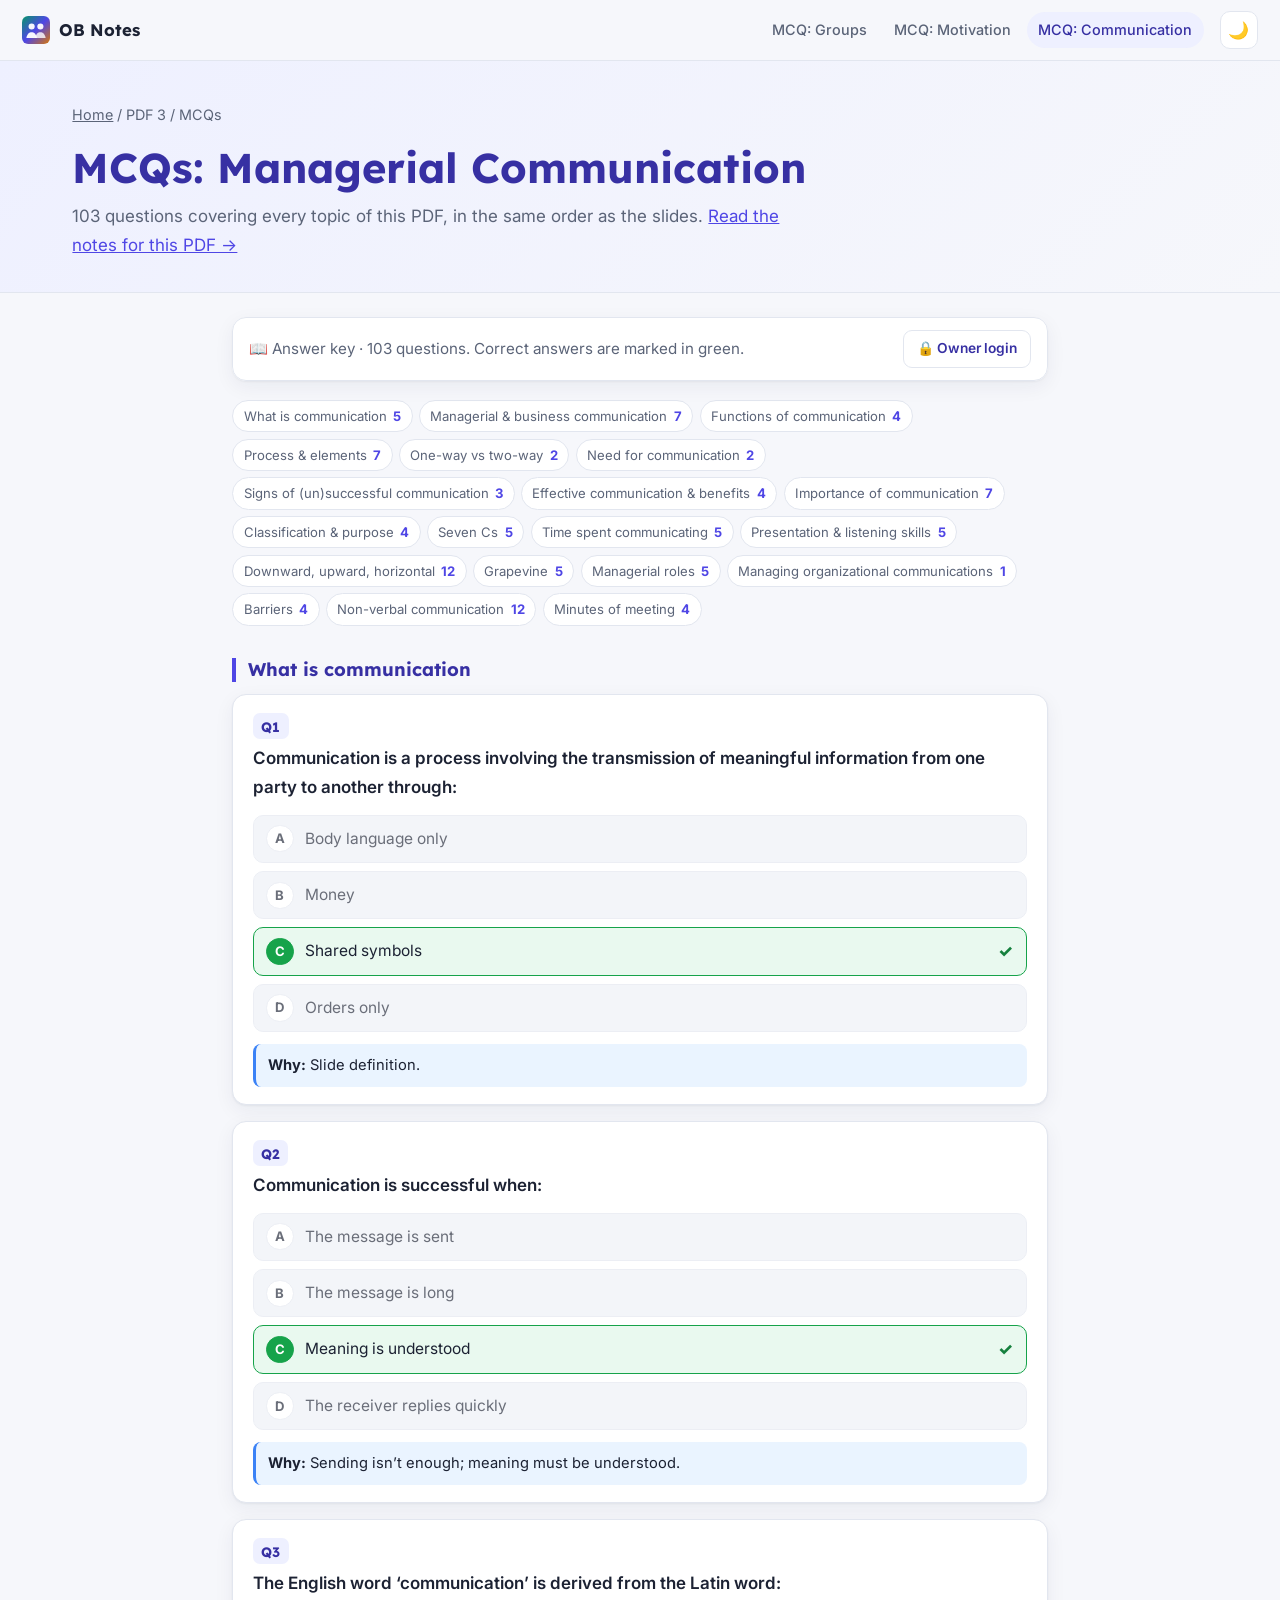
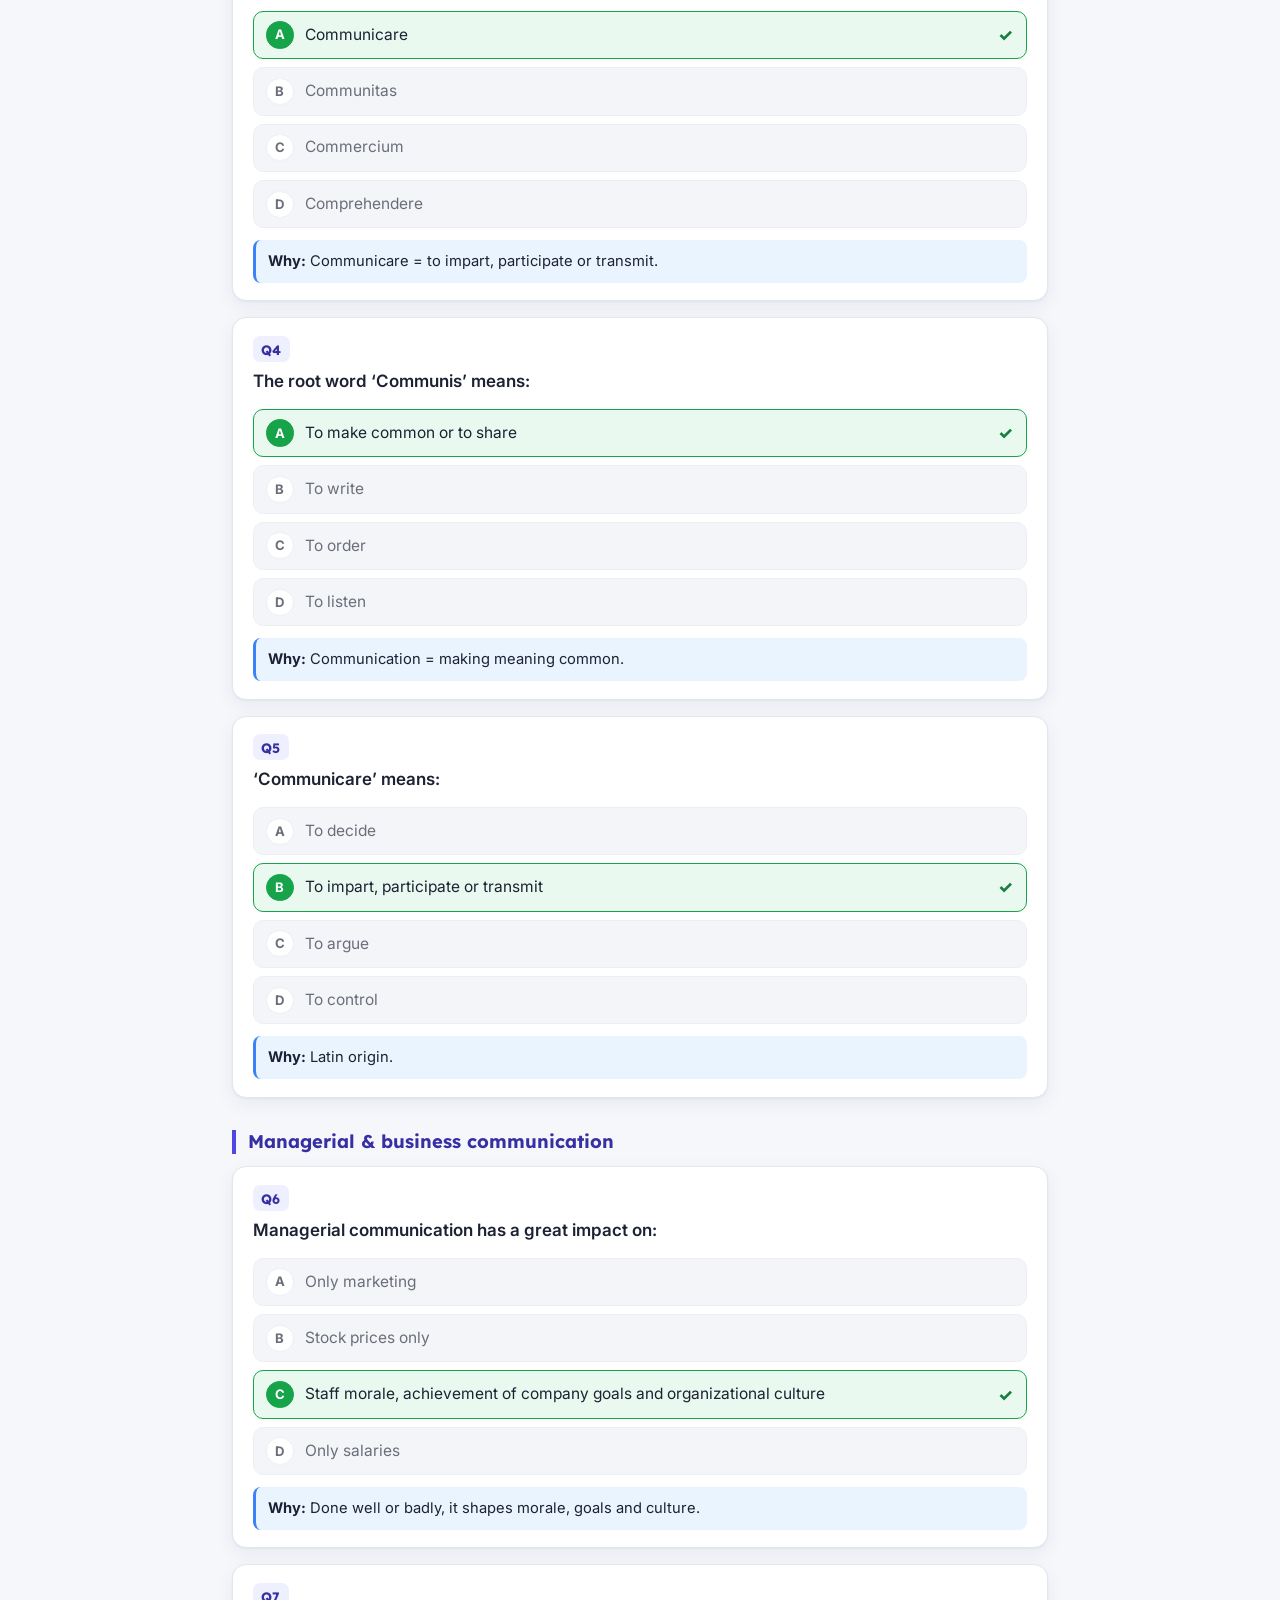
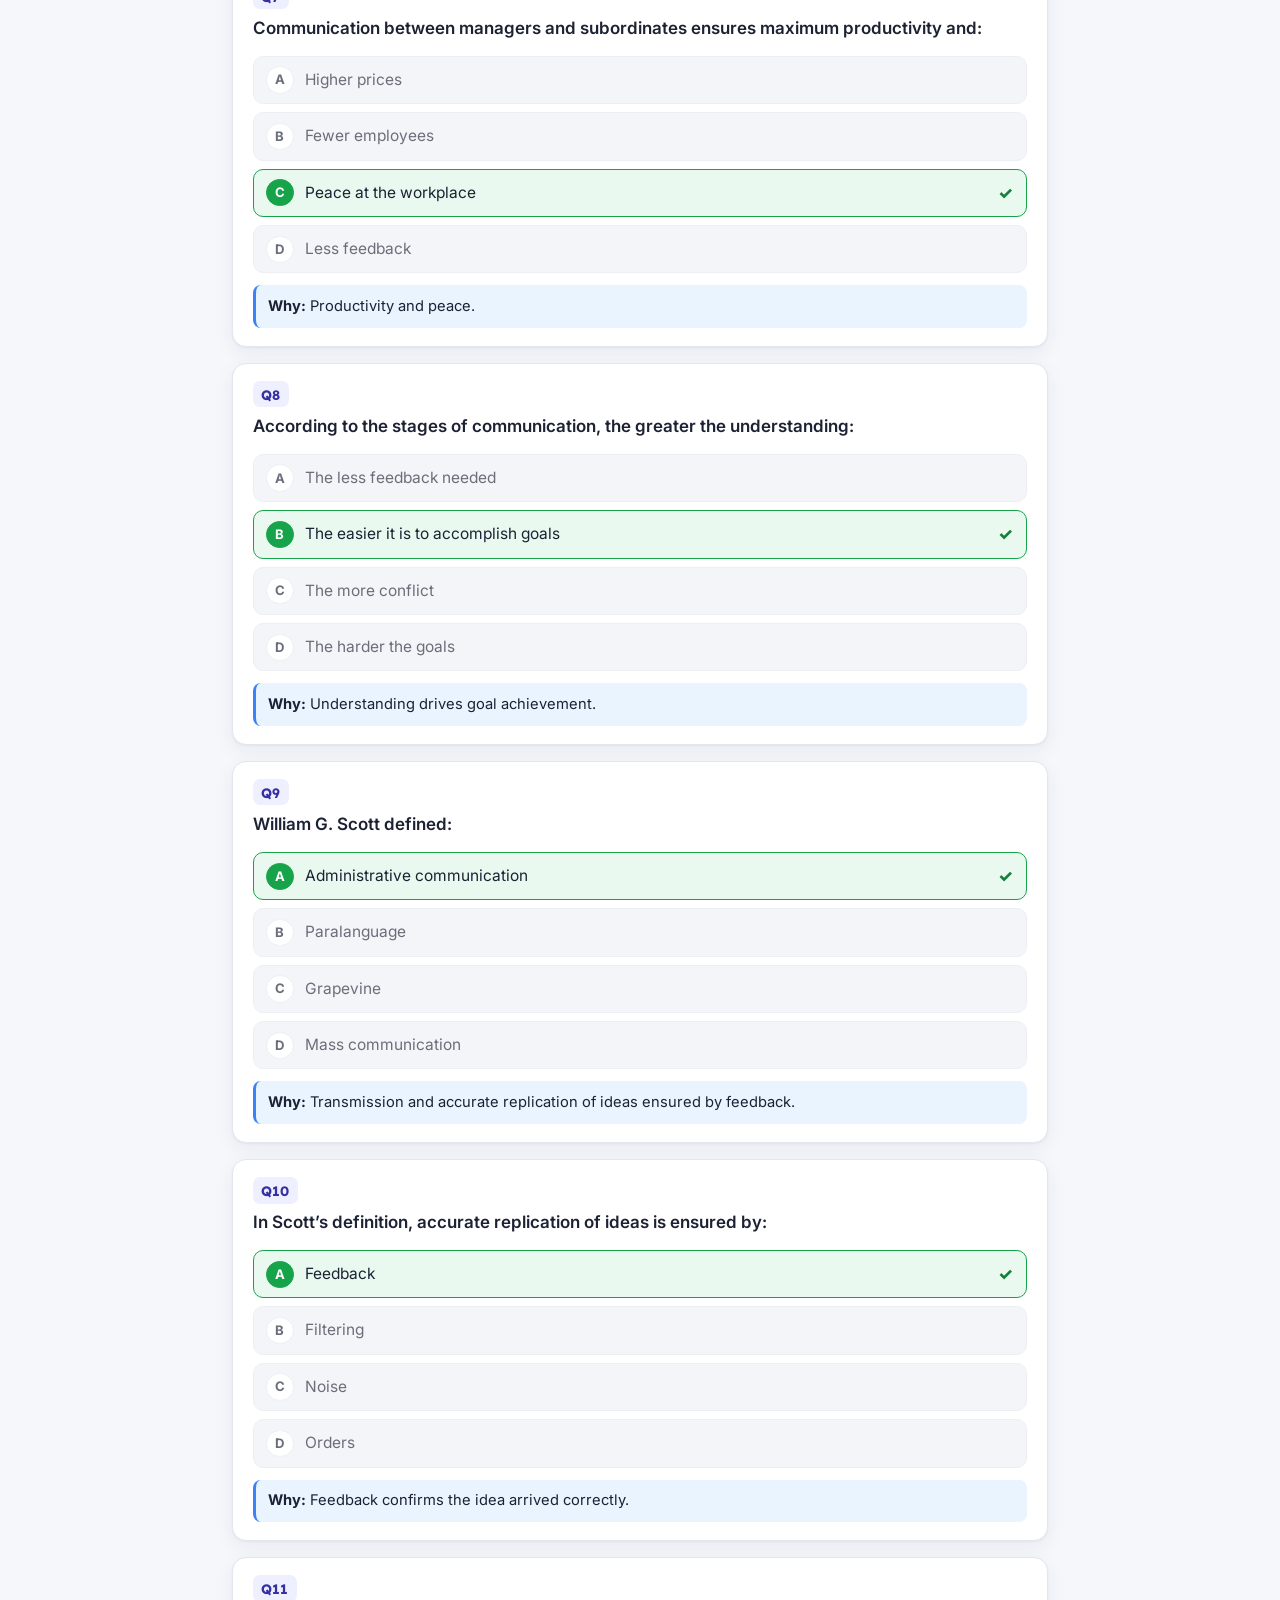
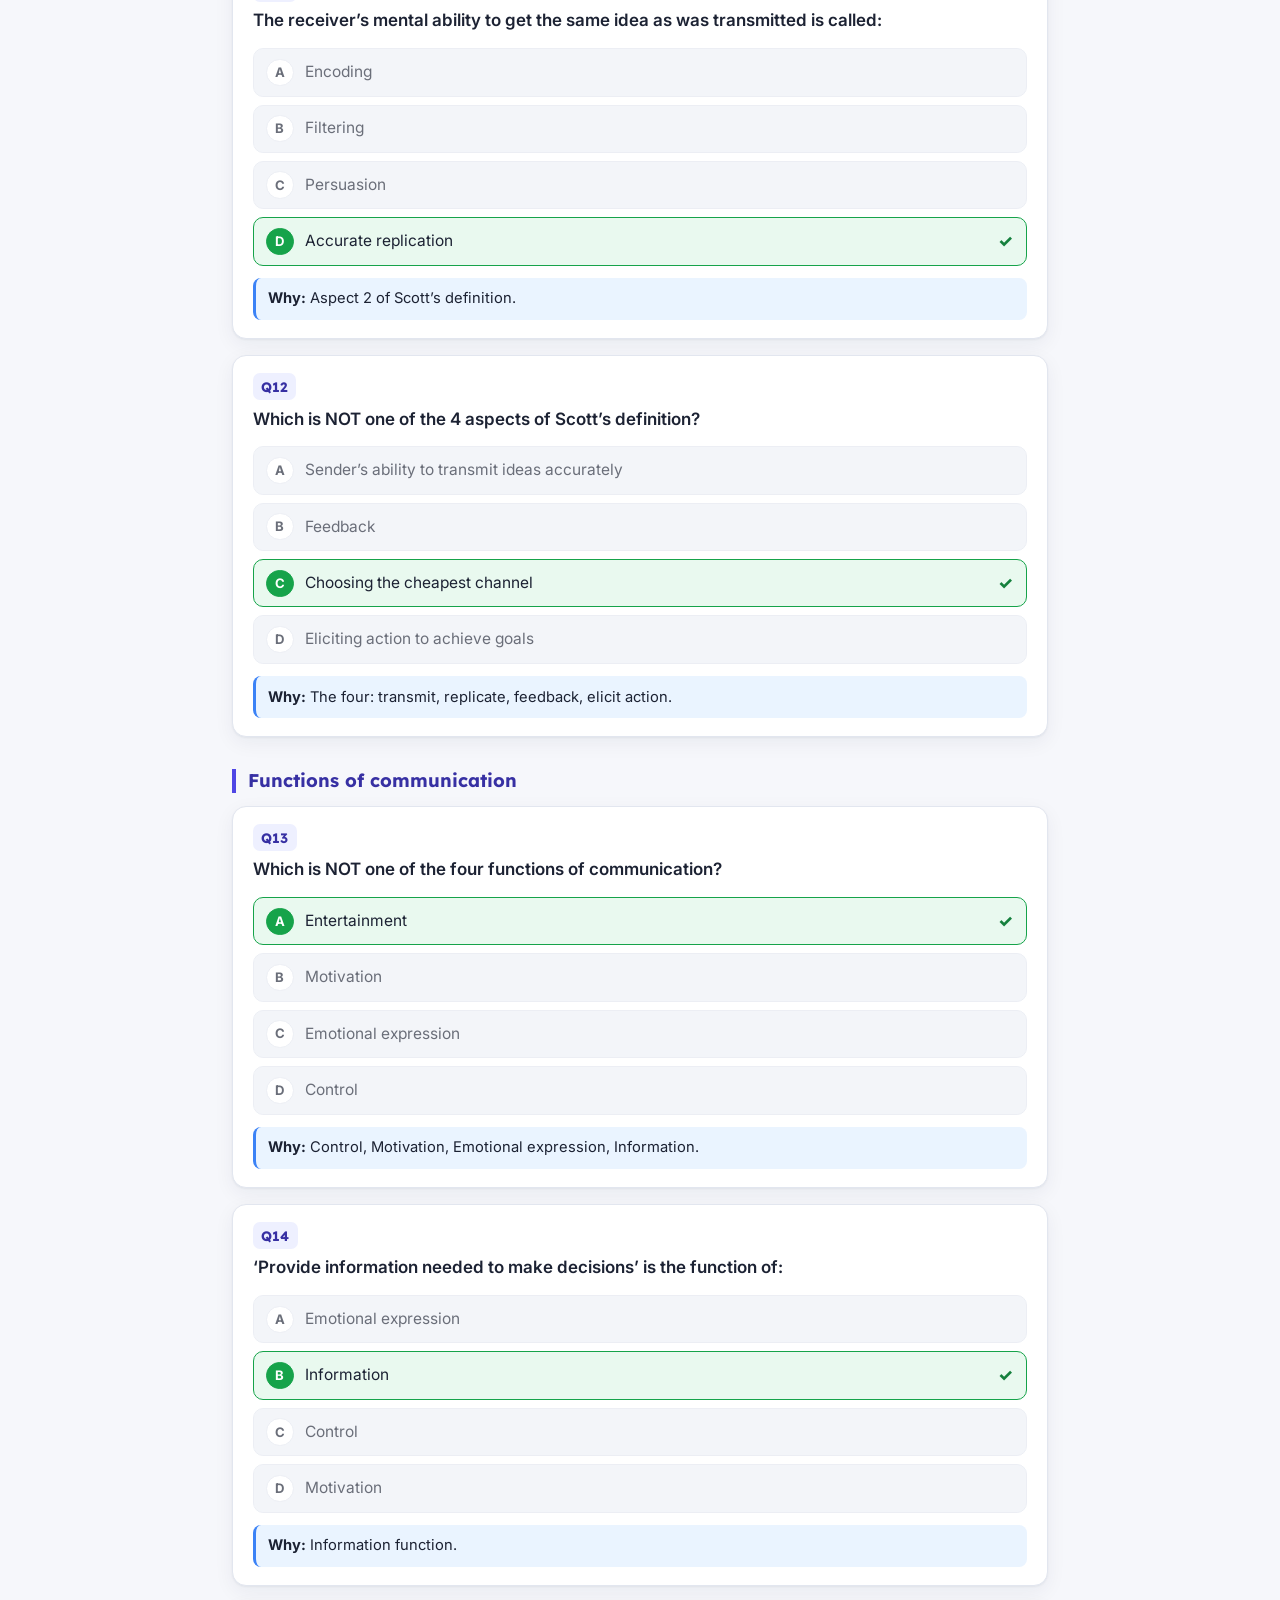
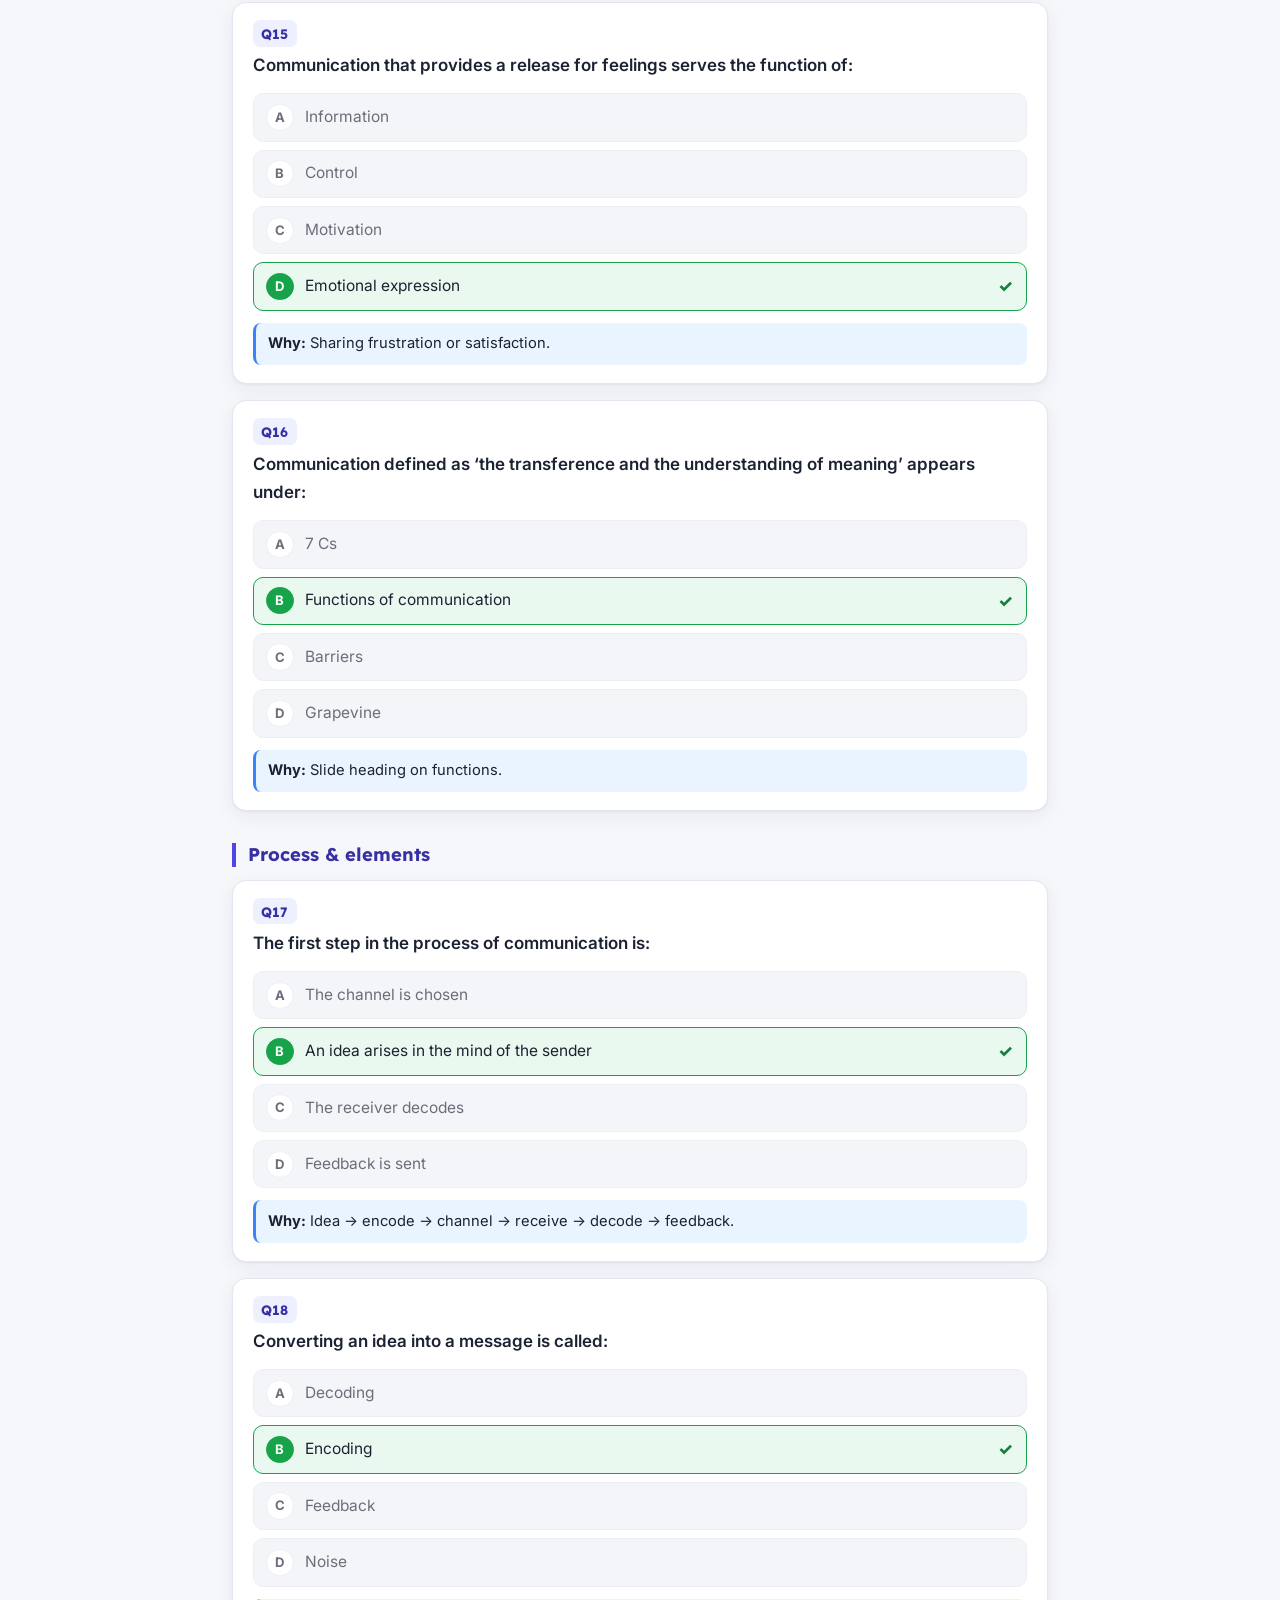
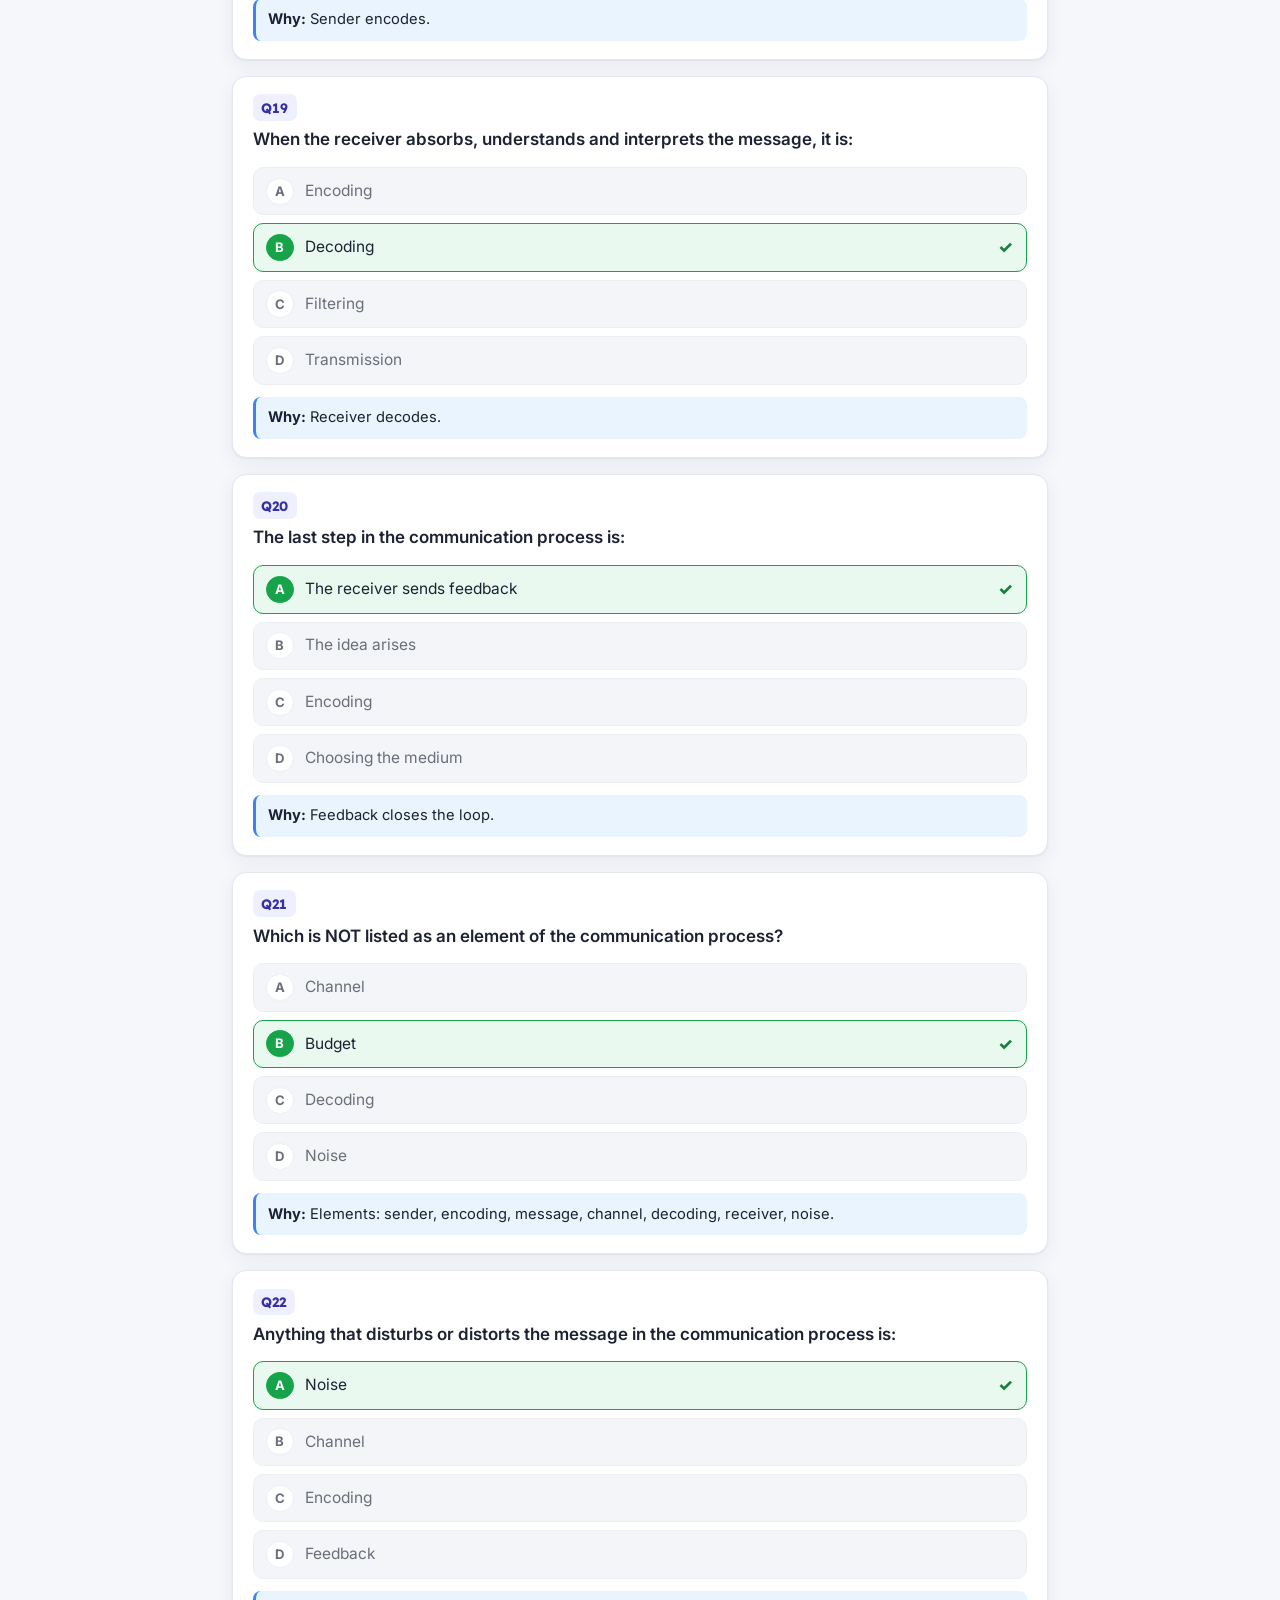
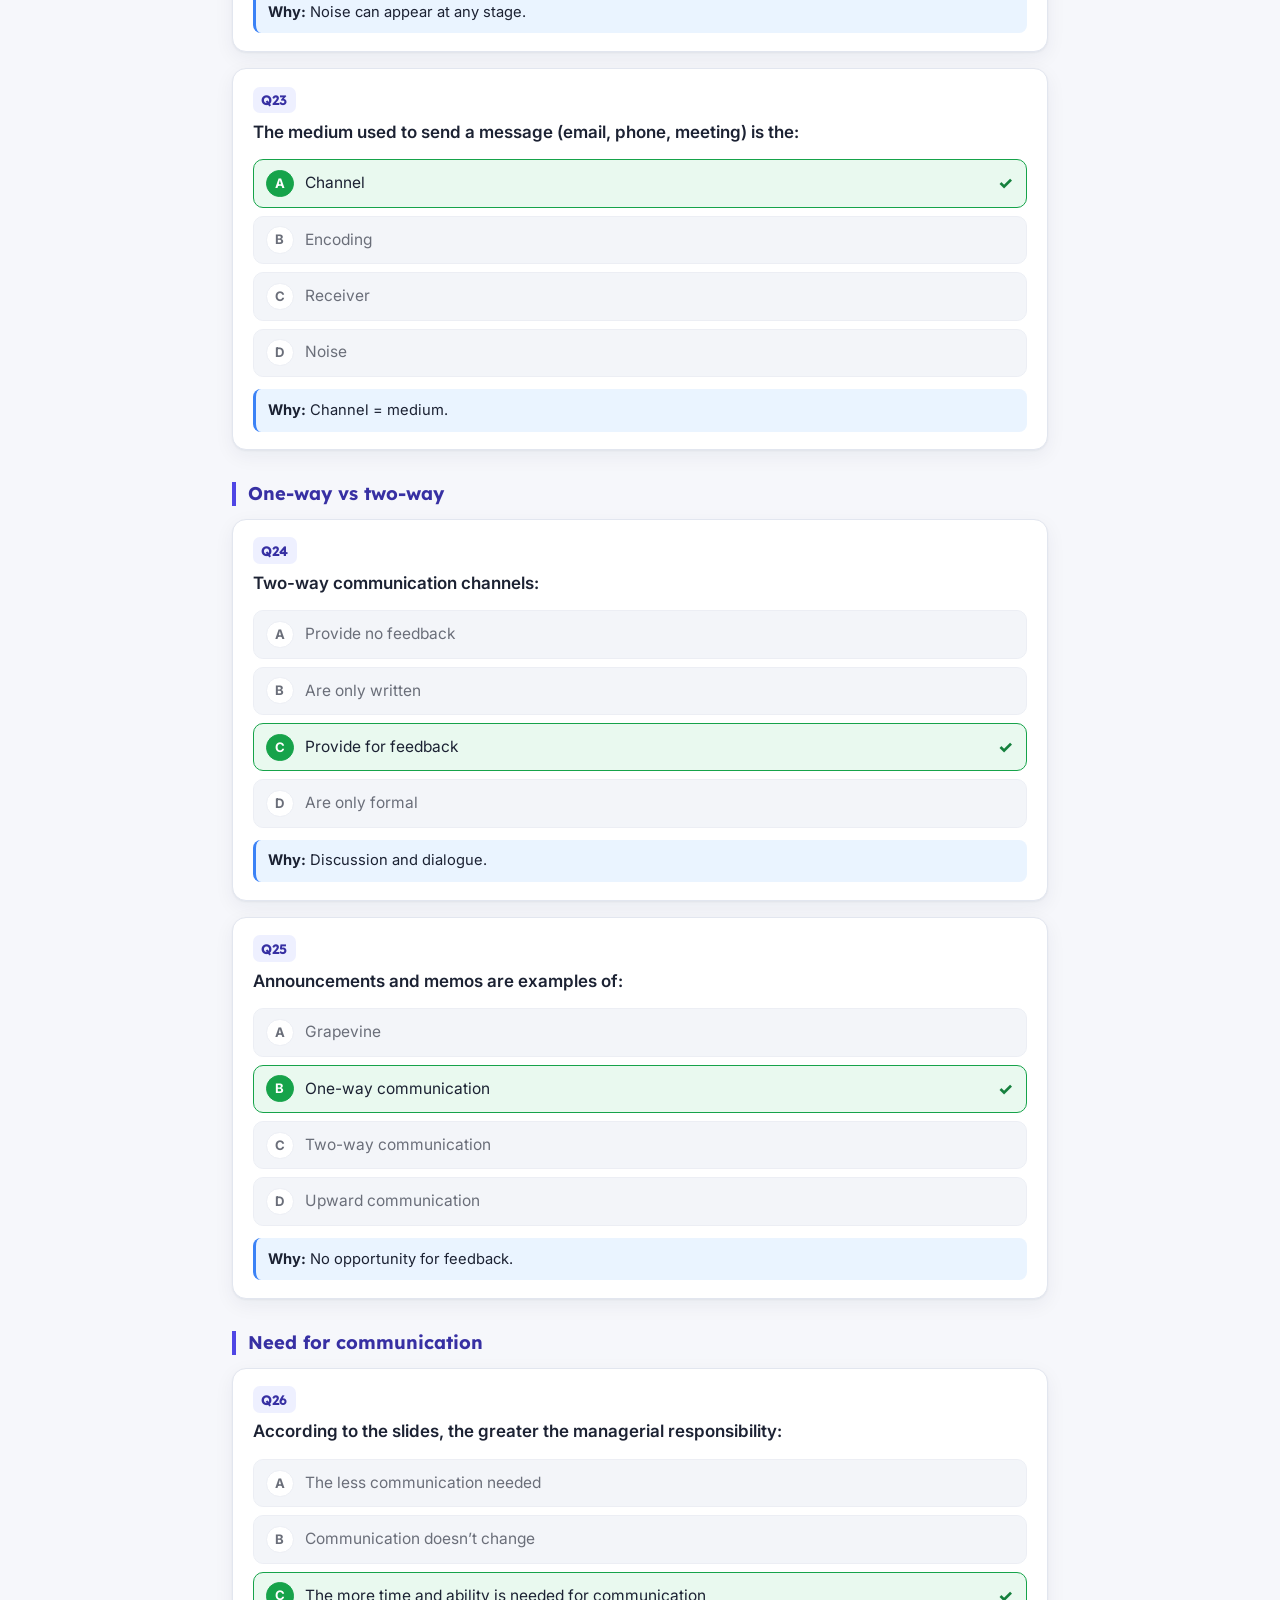
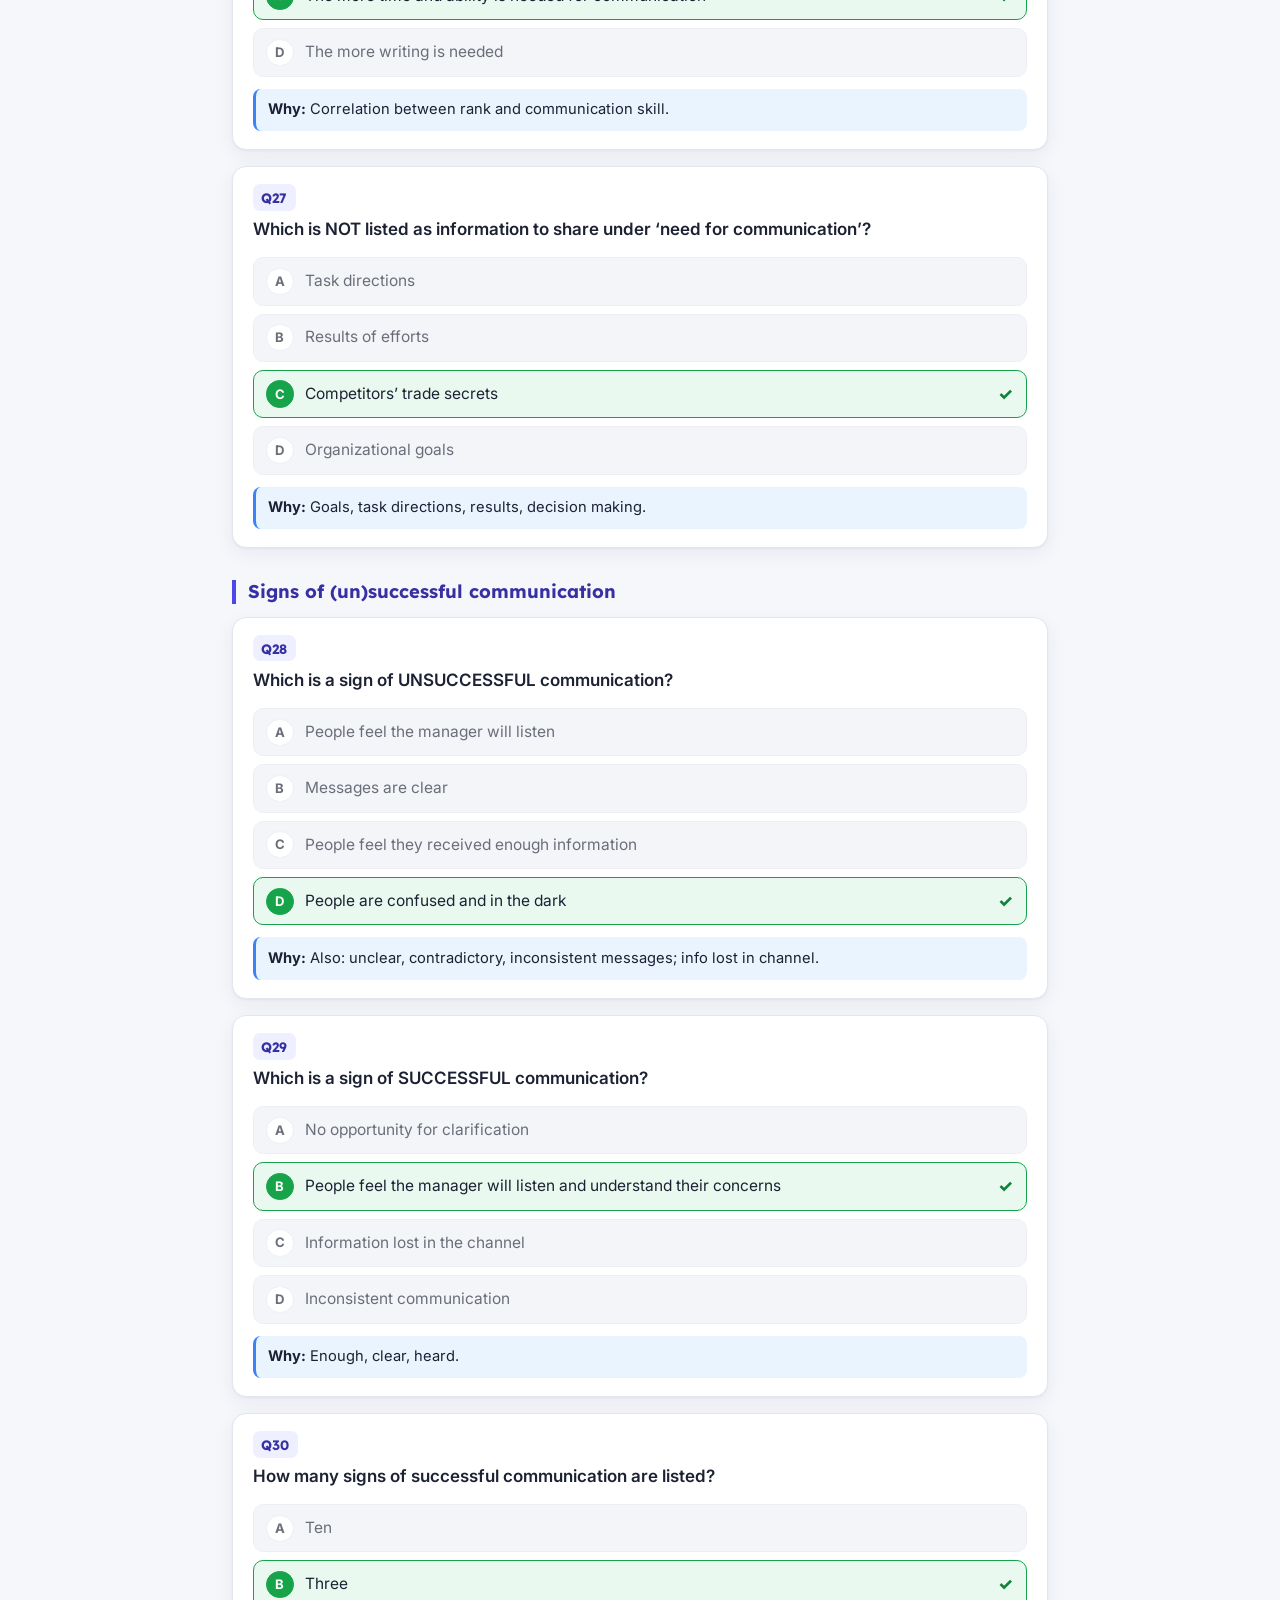
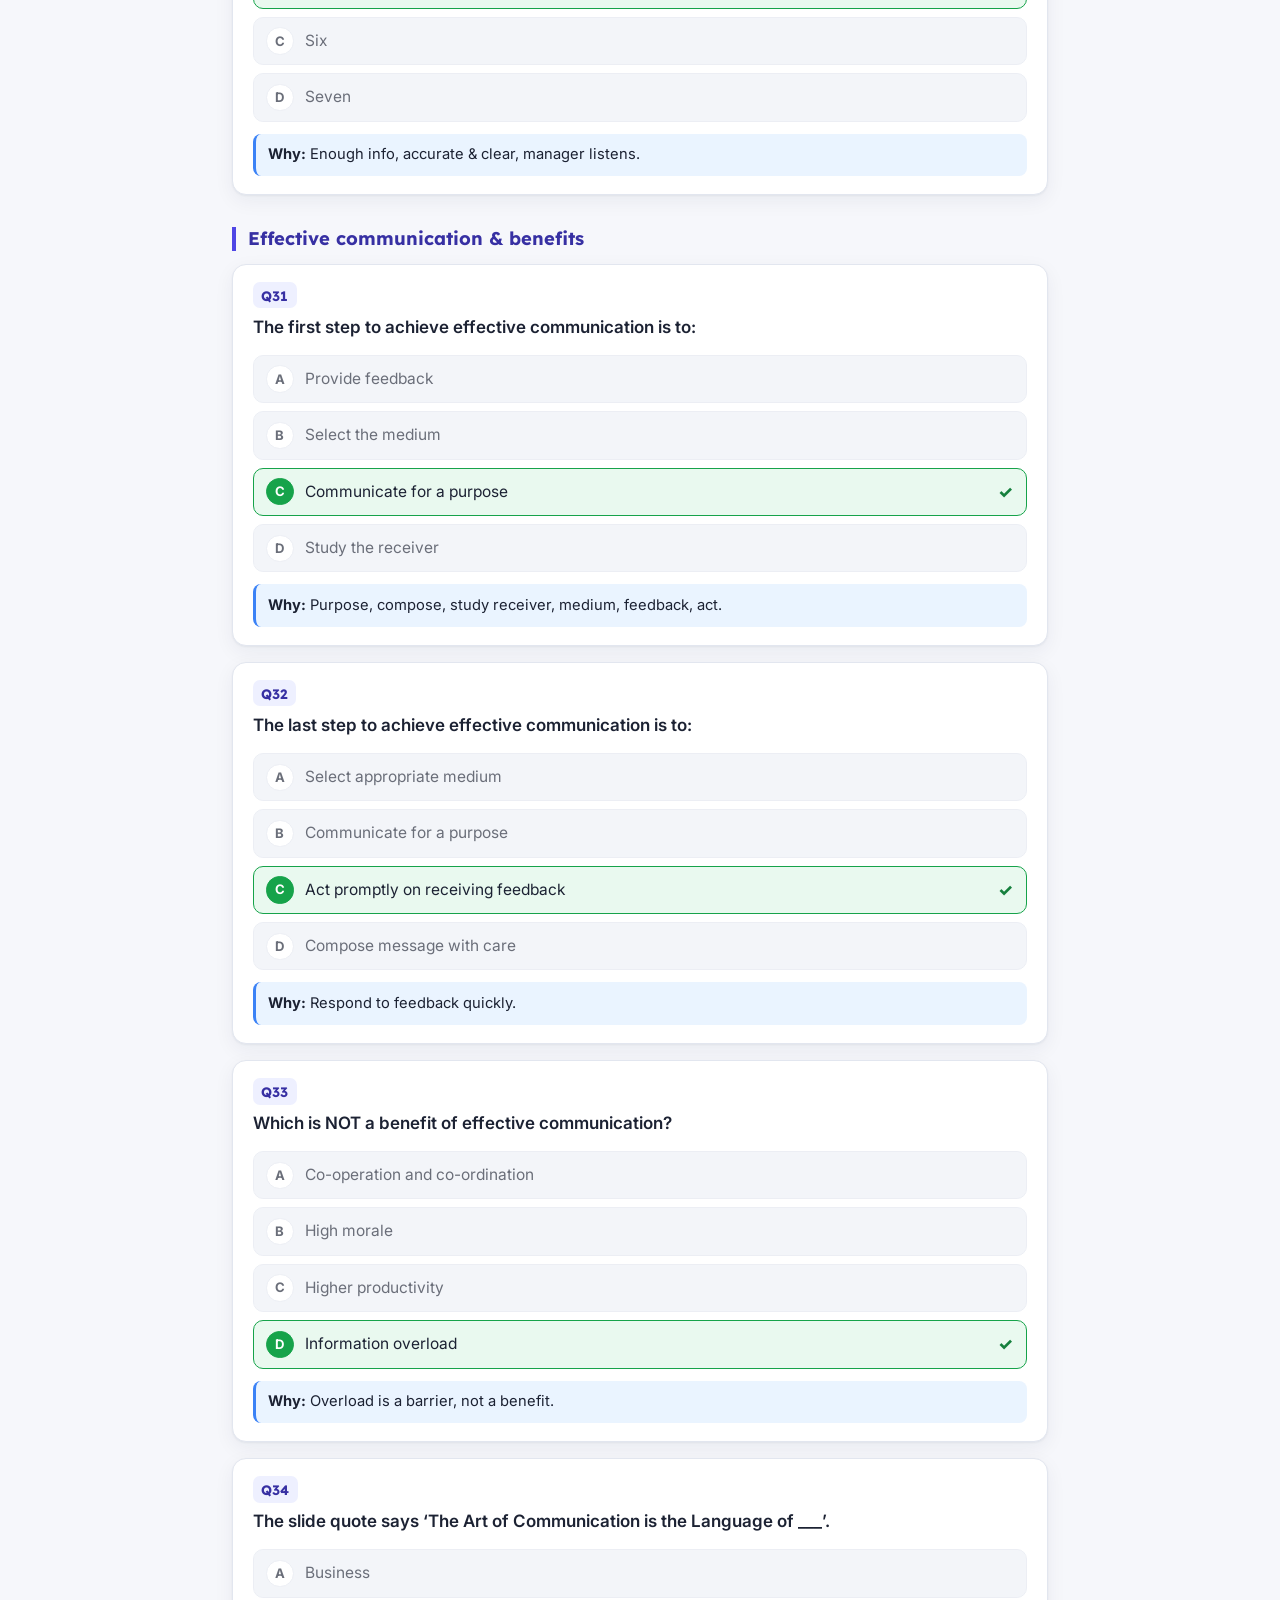
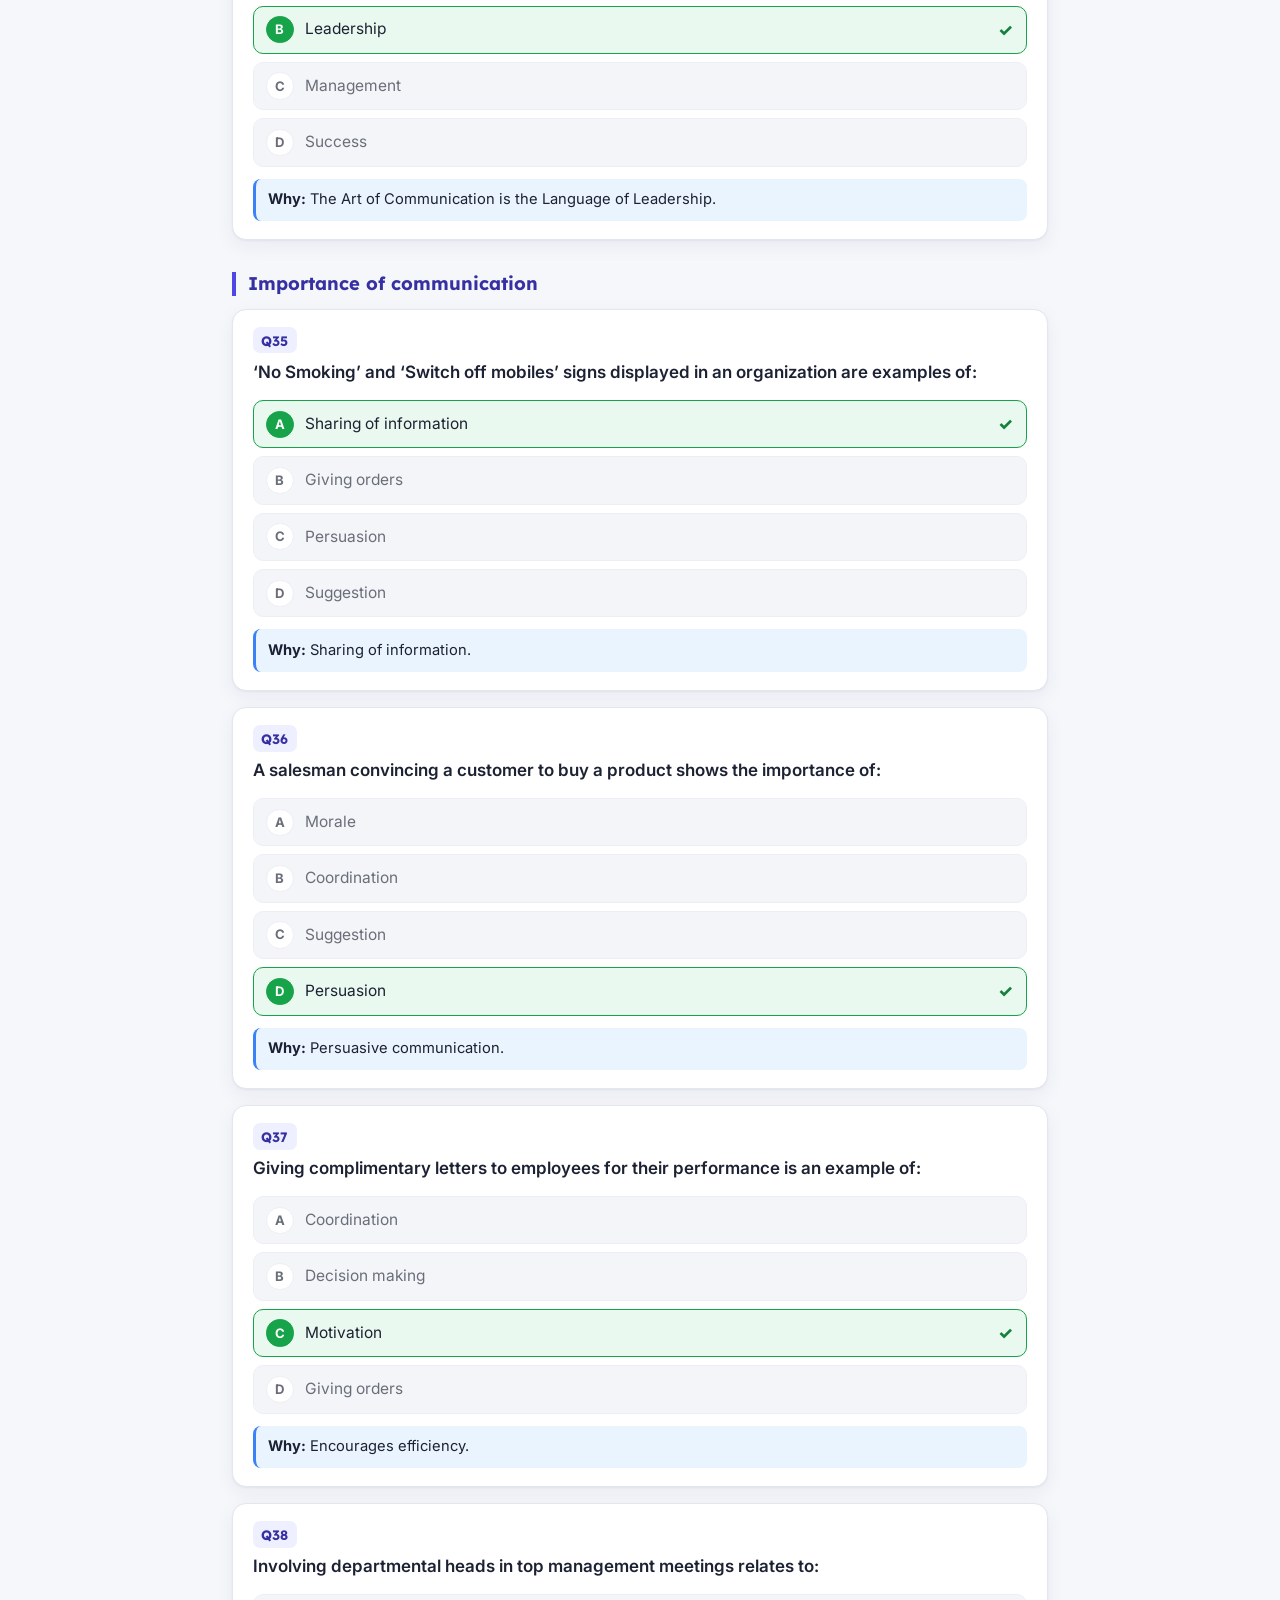
<file: mcq-communication.html>
<!DOCTYPE html>
<html lang="en">
<head>
<meta charset="utf-8">
<meta name="viewport" content="width=device-width, initial-scale=1">
<title>MCQs: Managerial Communication · OB Notes</title>
<link rel="icon" href="assets/favicon.svg" type="image/svg+xml">
<link rel="icon" href="assets/favicon-32.png" sizes="32x32" type="image/png">
<link rel="apple-touch-icon" href="assets/apple-touch-icon.png">
<link rel="preconnect" href="https://fonts.googleapis.com">
<link rel="preconnect" href="https://fonts.gstatic.com" crossorigin>
<link href="https://fonts.googleapis.com/css2?family=Inter:wght@400;500;600;700&family=Lexend:wght@500;600;700&display=swap" rel="stylesheet">
<script>(function(){var t;try{t=localStorage.getItem("ob-theme")}catch(e){}if(!t)t=window.matchMedia&&matchMedia("(prefers-color-scheme: dark)").matches?"dark":"light";document.documentElement.setAttribute("data-theme",t)})();</script>
<link rel="stylesheet" href="assets/style.css">
<script src="assets/app.js" defer></script>
<script src="assets/mcq-communication.js" defer></script>
<script src="assets/mcq.js" defer></script>
</head>
<body class="ch-comm">
<div class="progress"></div>
<header class="topbar">
  <a class="brand" href="index.html"><img src="assets/favicon.svg" alt="">OB Notes</a>
  <nav class="topnav">
    <a href="mcq-group.html">MCQ: Groups</a>
    <a href="mcq-motivation.html">MCQ: Motivation</a>
    <a href="mcq-communication.html" class="active">MCQ: Communication</a>
  </nav>
  <button class="theme-btn" id="themeBtn" aria-label="Toggle theme">🌙</button>
</header>

<section class="hero"><div class="hero-in">
  <div class="crumb"><a href="index.html">Home</a> / PDF 3 / MCQs</div>
  <h1>MCQs: Managerial Communication</h1>
  <p>103 questions covering every topic of this PDF, in the same order as the slides. <a href="communication.html">Read the notes for this PDF →</a></p>
</div></section>

<main class="mcq-wrap" id="mcqApp"><p class="muted">Loading questions…</p></main>

<div class="mcq-modal" id="mcqModal" hidden>
  <form autocomplete="off">
    <h3>Owner login</h3>
    <p>Practice mode (ticking answers, score, retry) is only for the site owner. Everyone else sees the answer key.</p>
    <input type="password" placeholder="Passcode" aria-label="Passcode">
    <div class="mcq-modal-err"></div>
    <div class="row"><button type="button" class="mcq-btn ghost" data-close>Cancel</button><button type="submit" class="mcq-btn">Unlock</button></div>
  </form>
</div>
<button class="to-top" aria-label="Back to top">↑</button>
<footer>OB Notes · PDF 3 MCQs</footer>
</body>
</html>
</file>
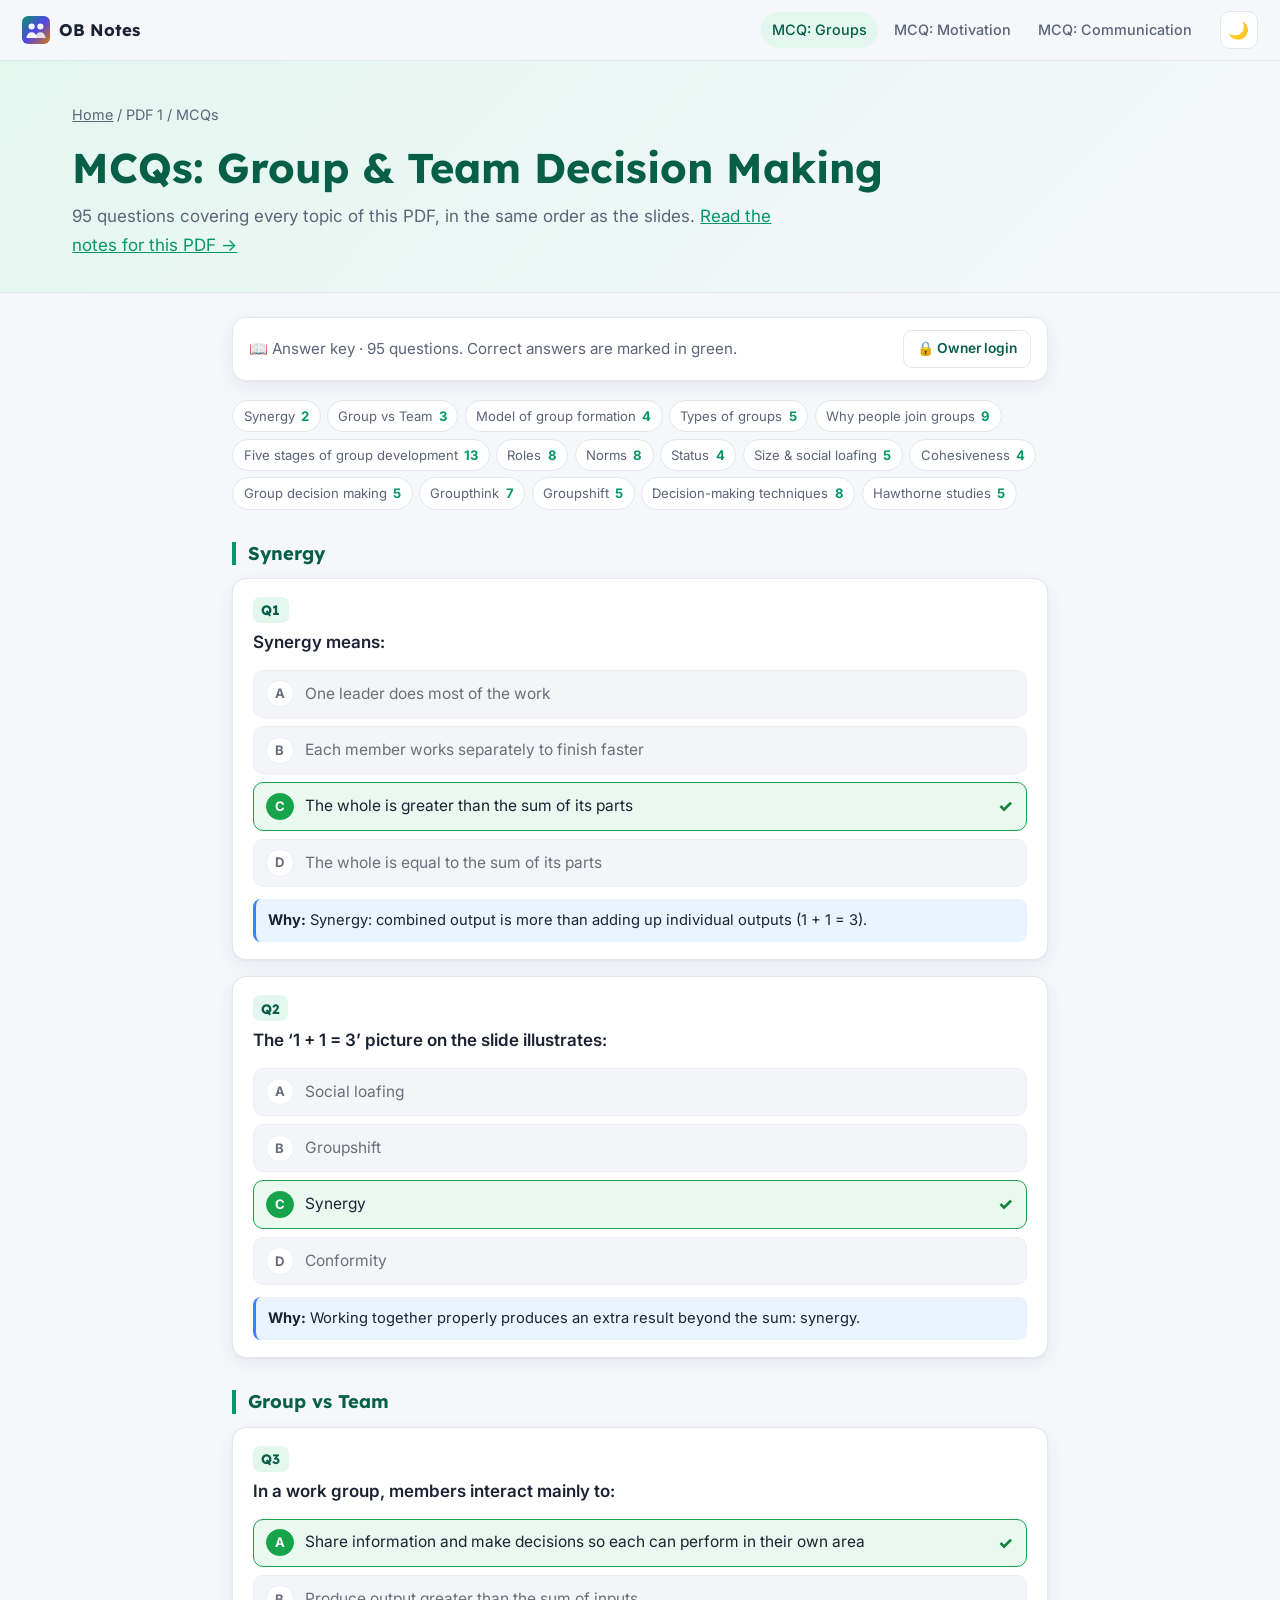
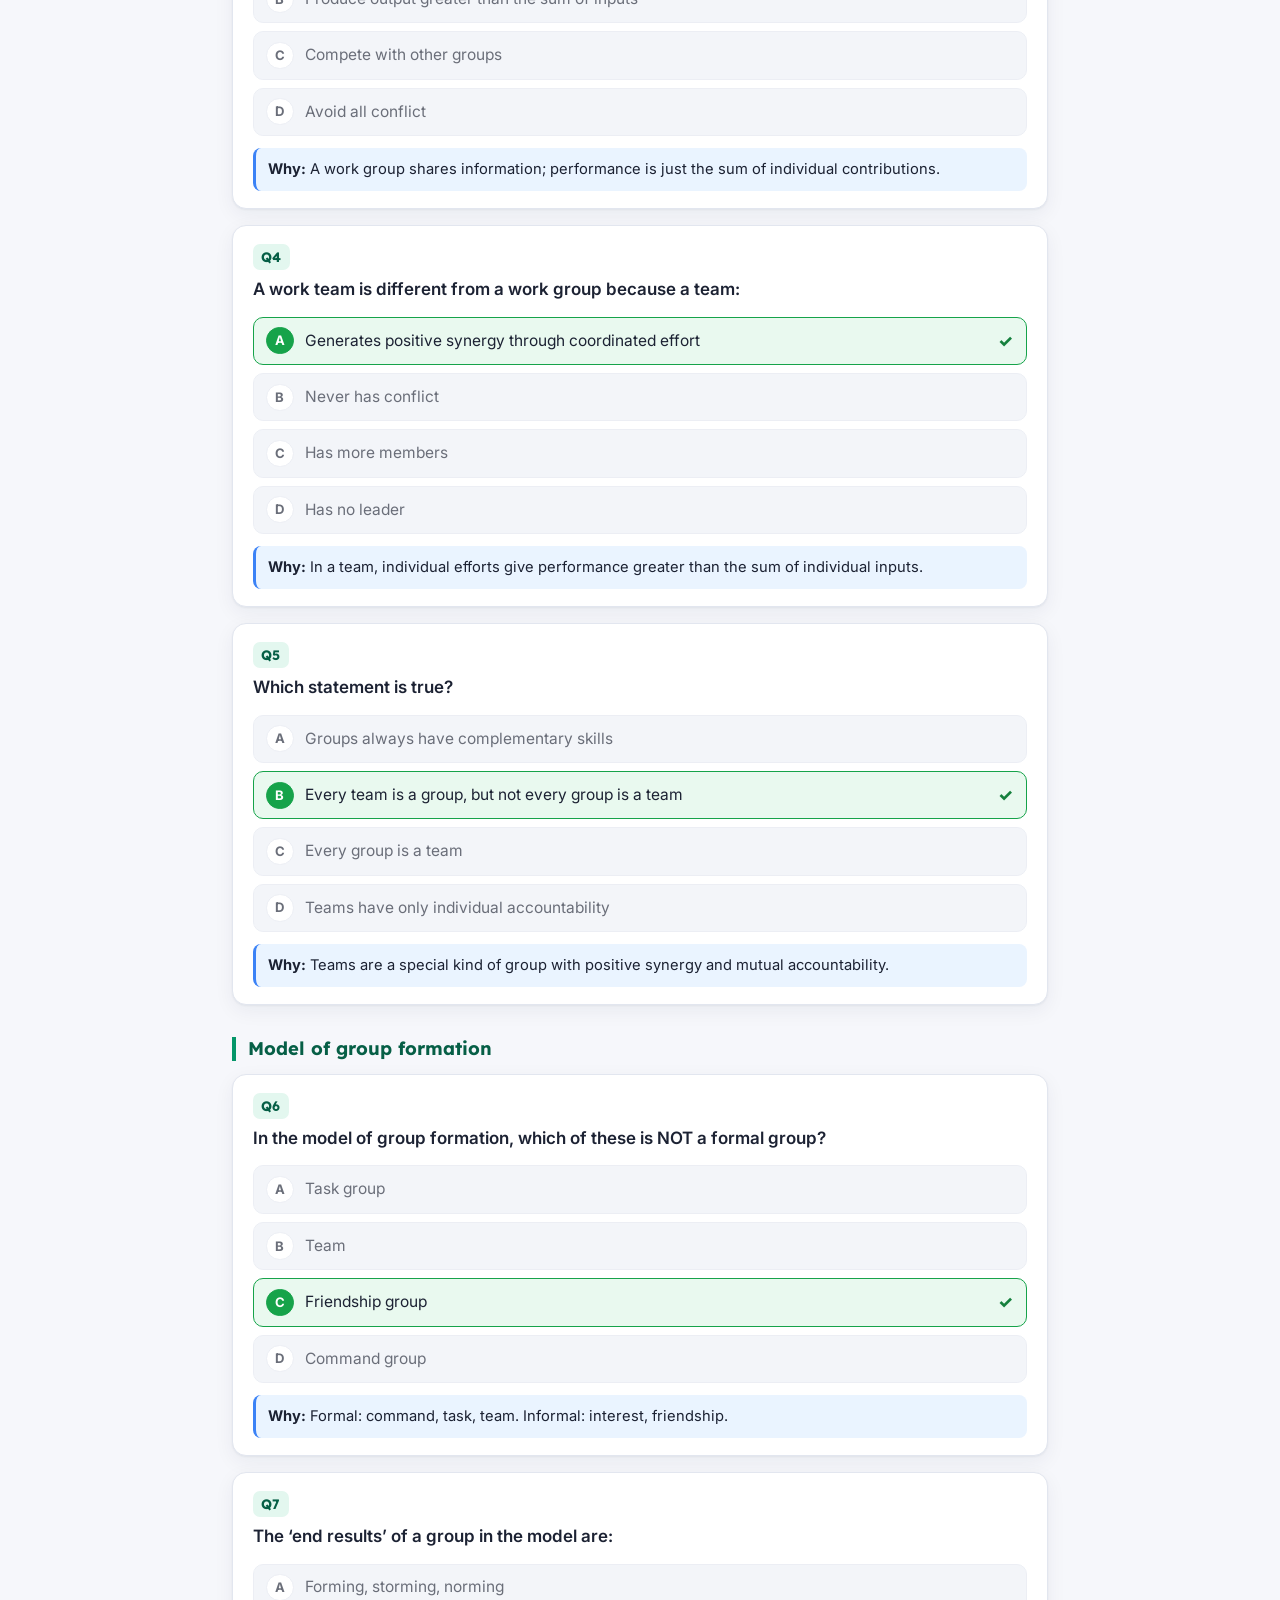
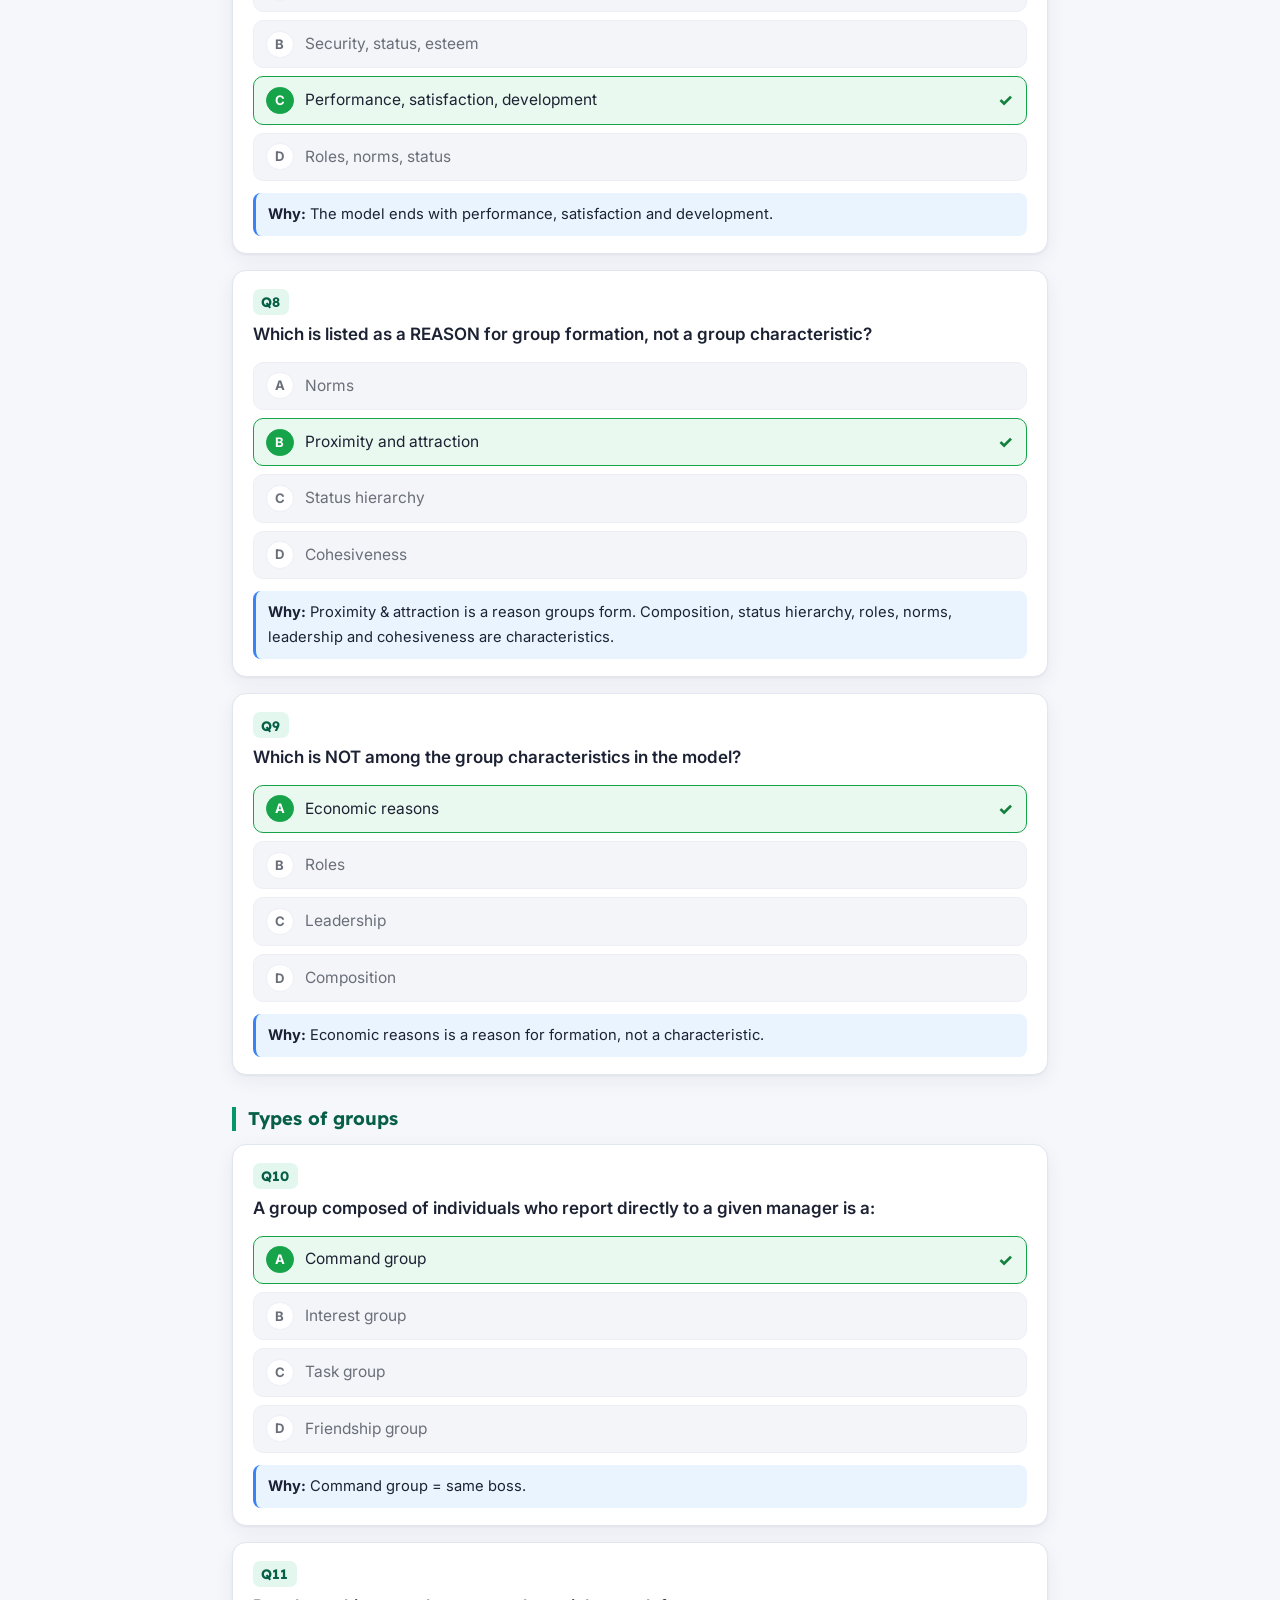
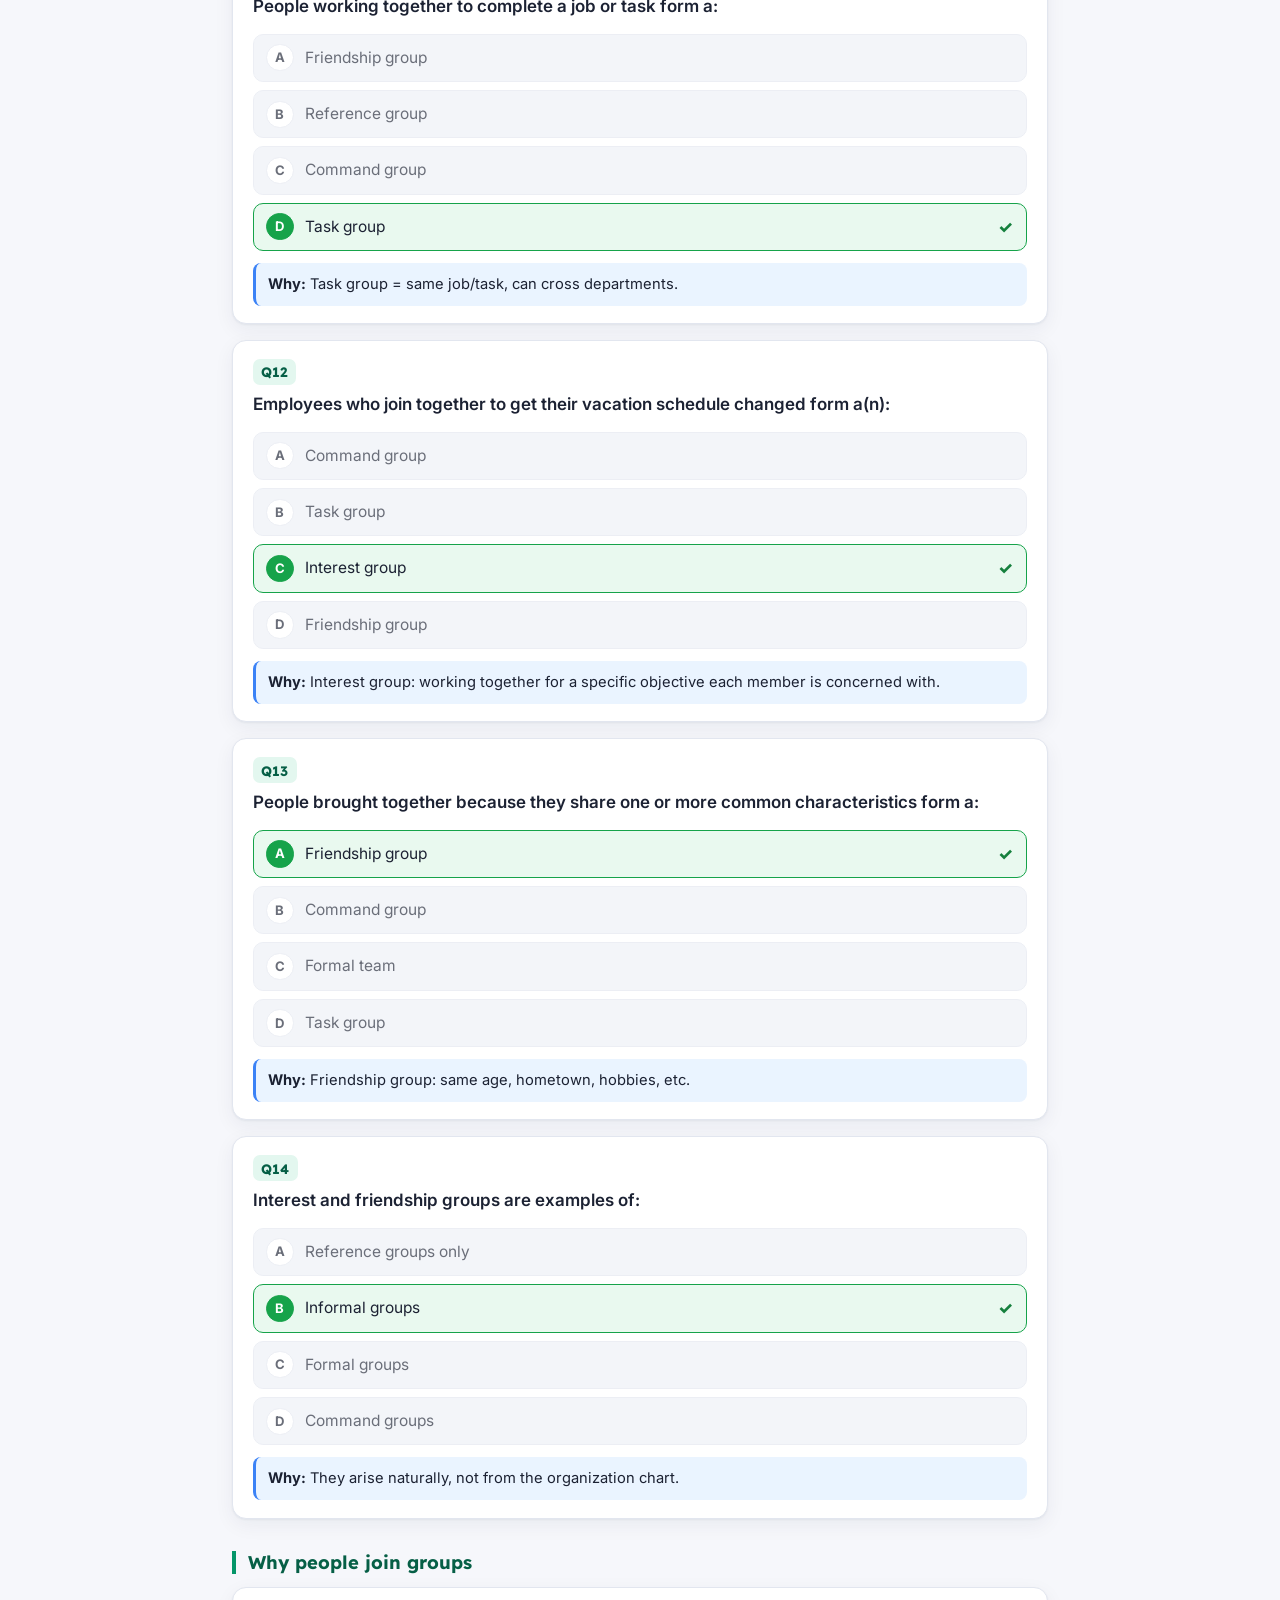
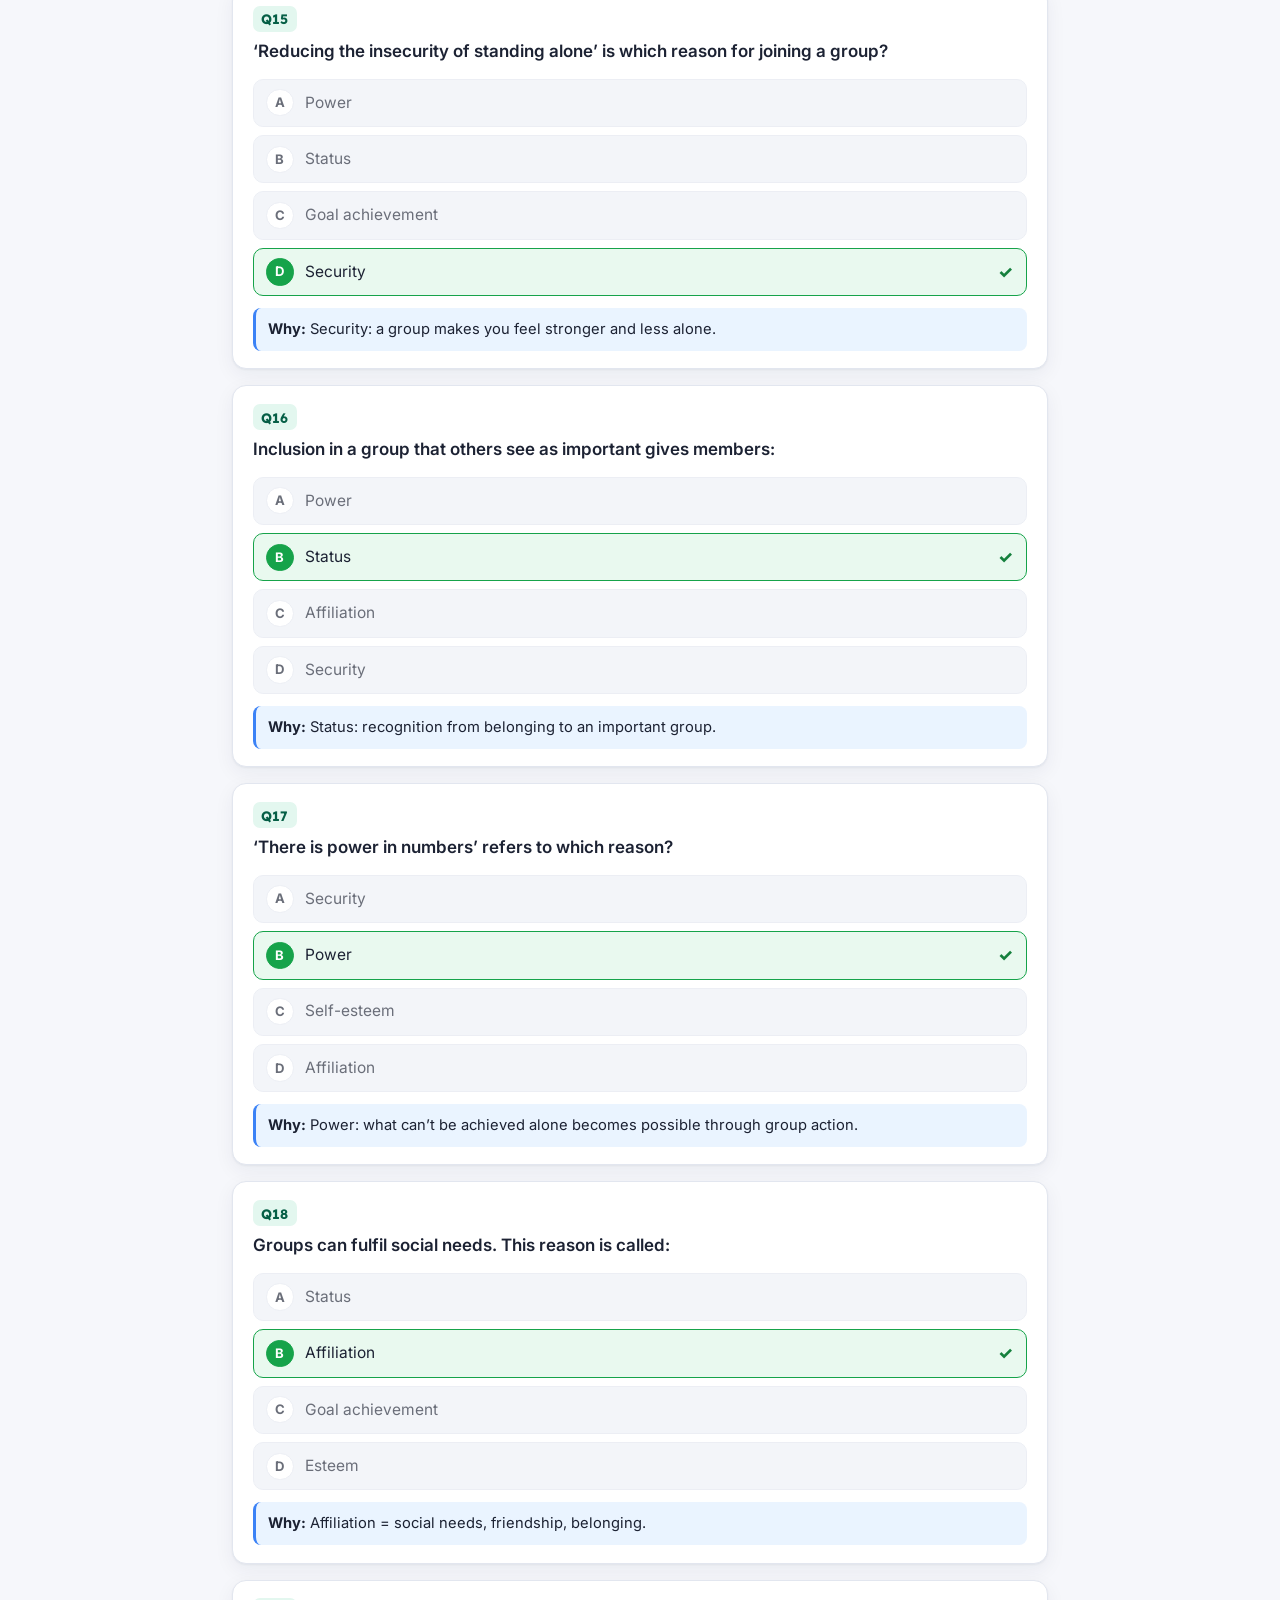
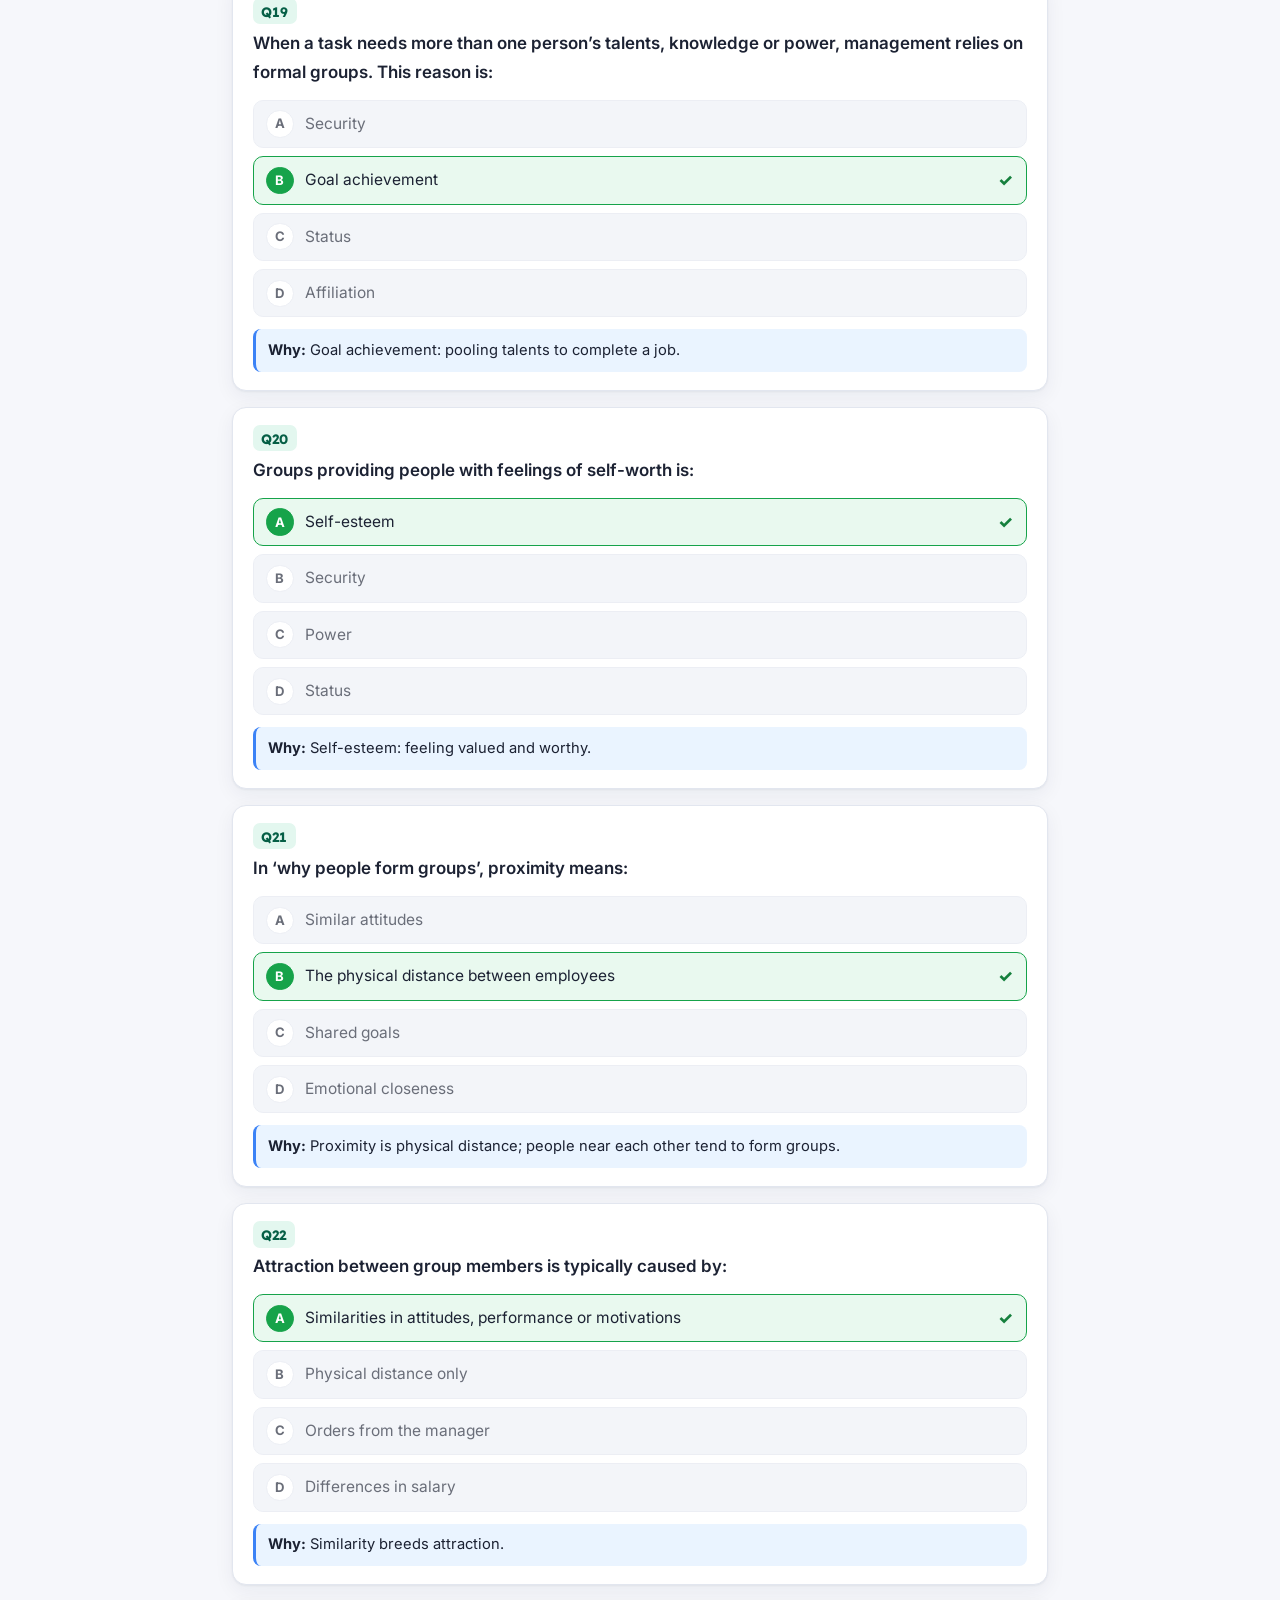
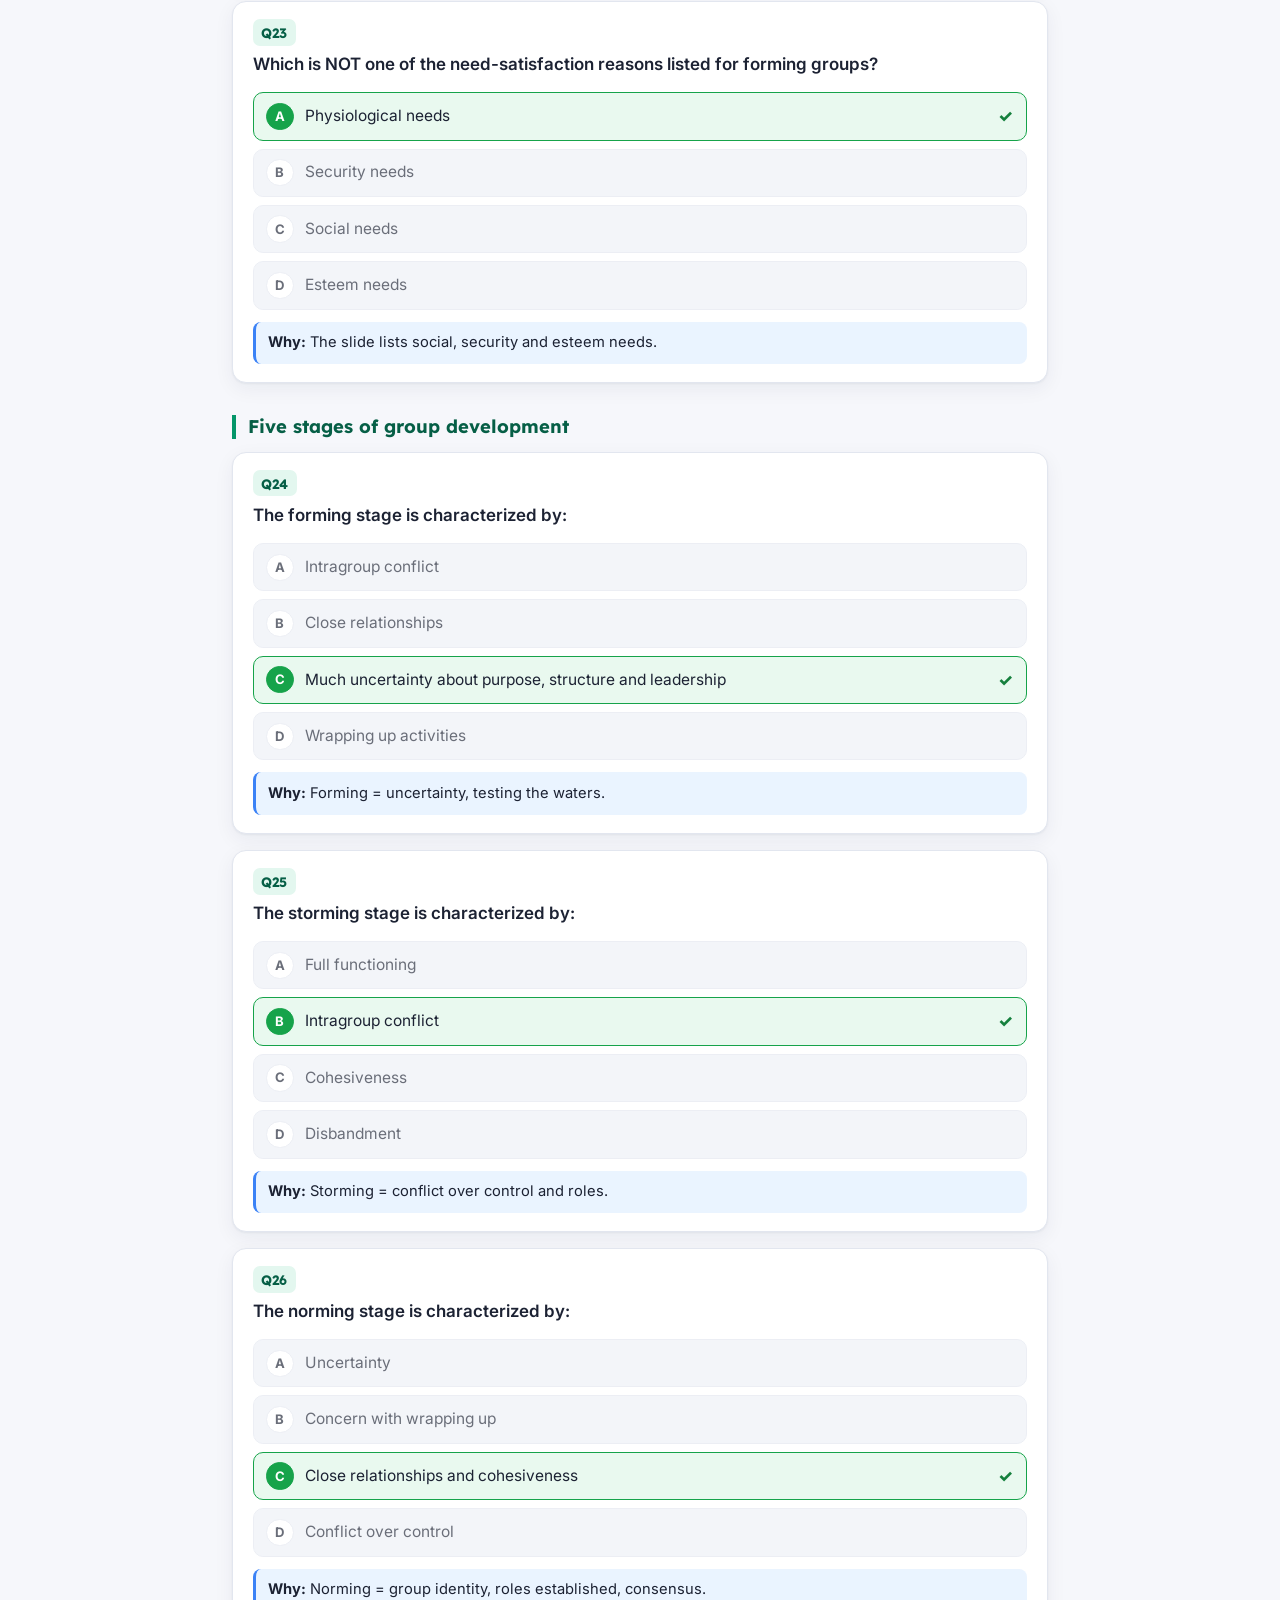
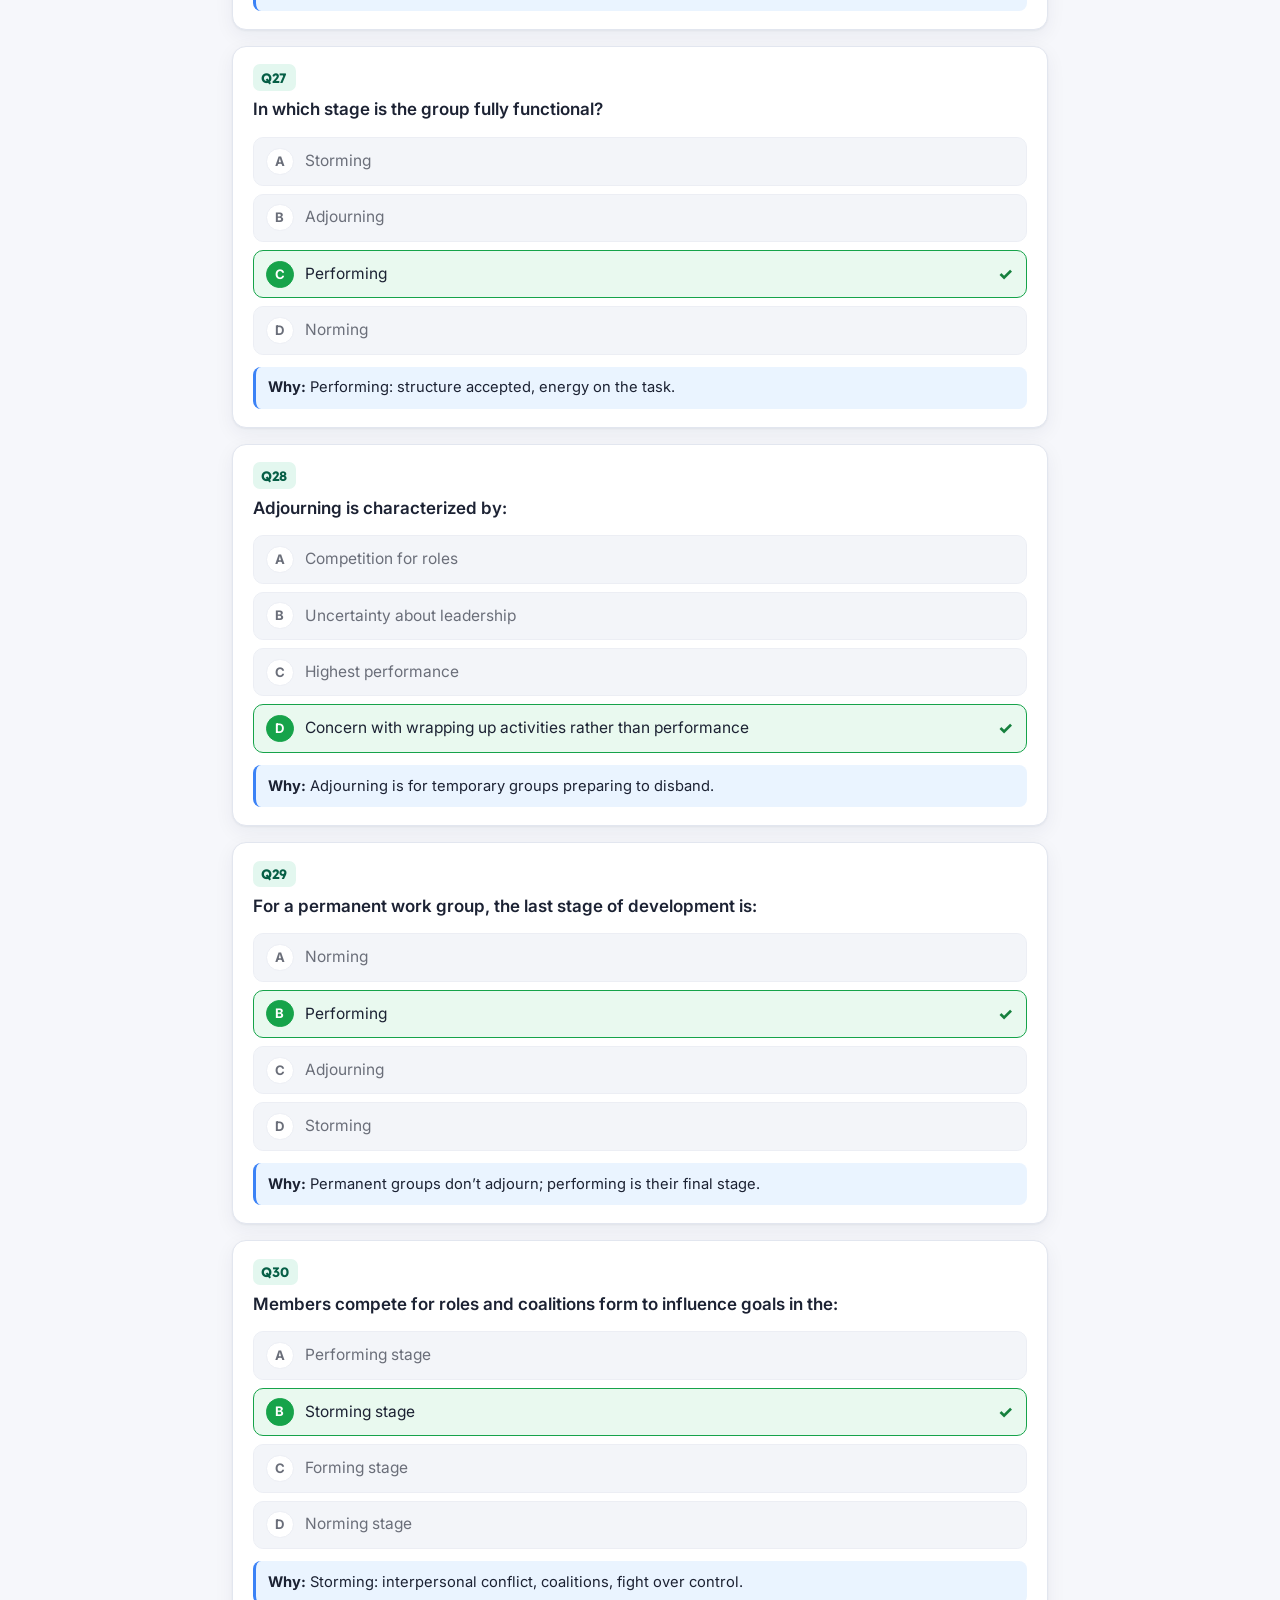
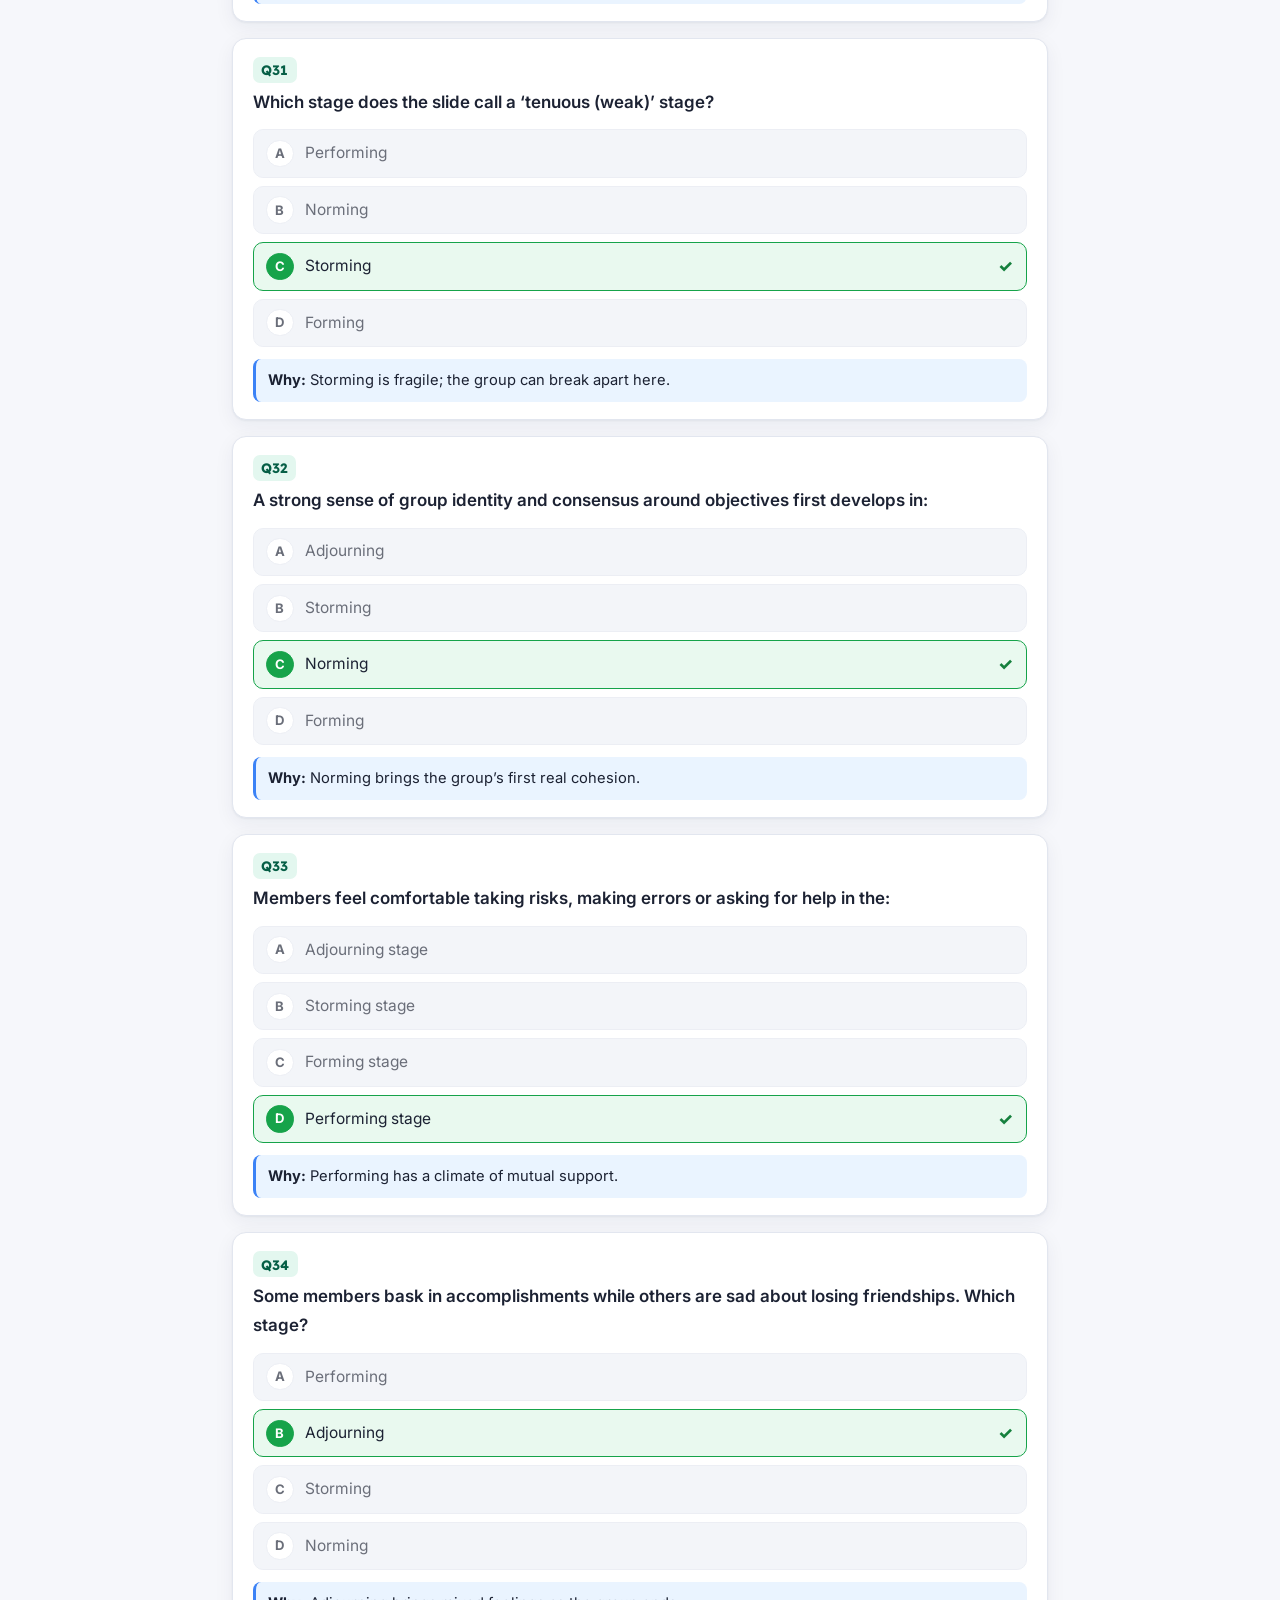
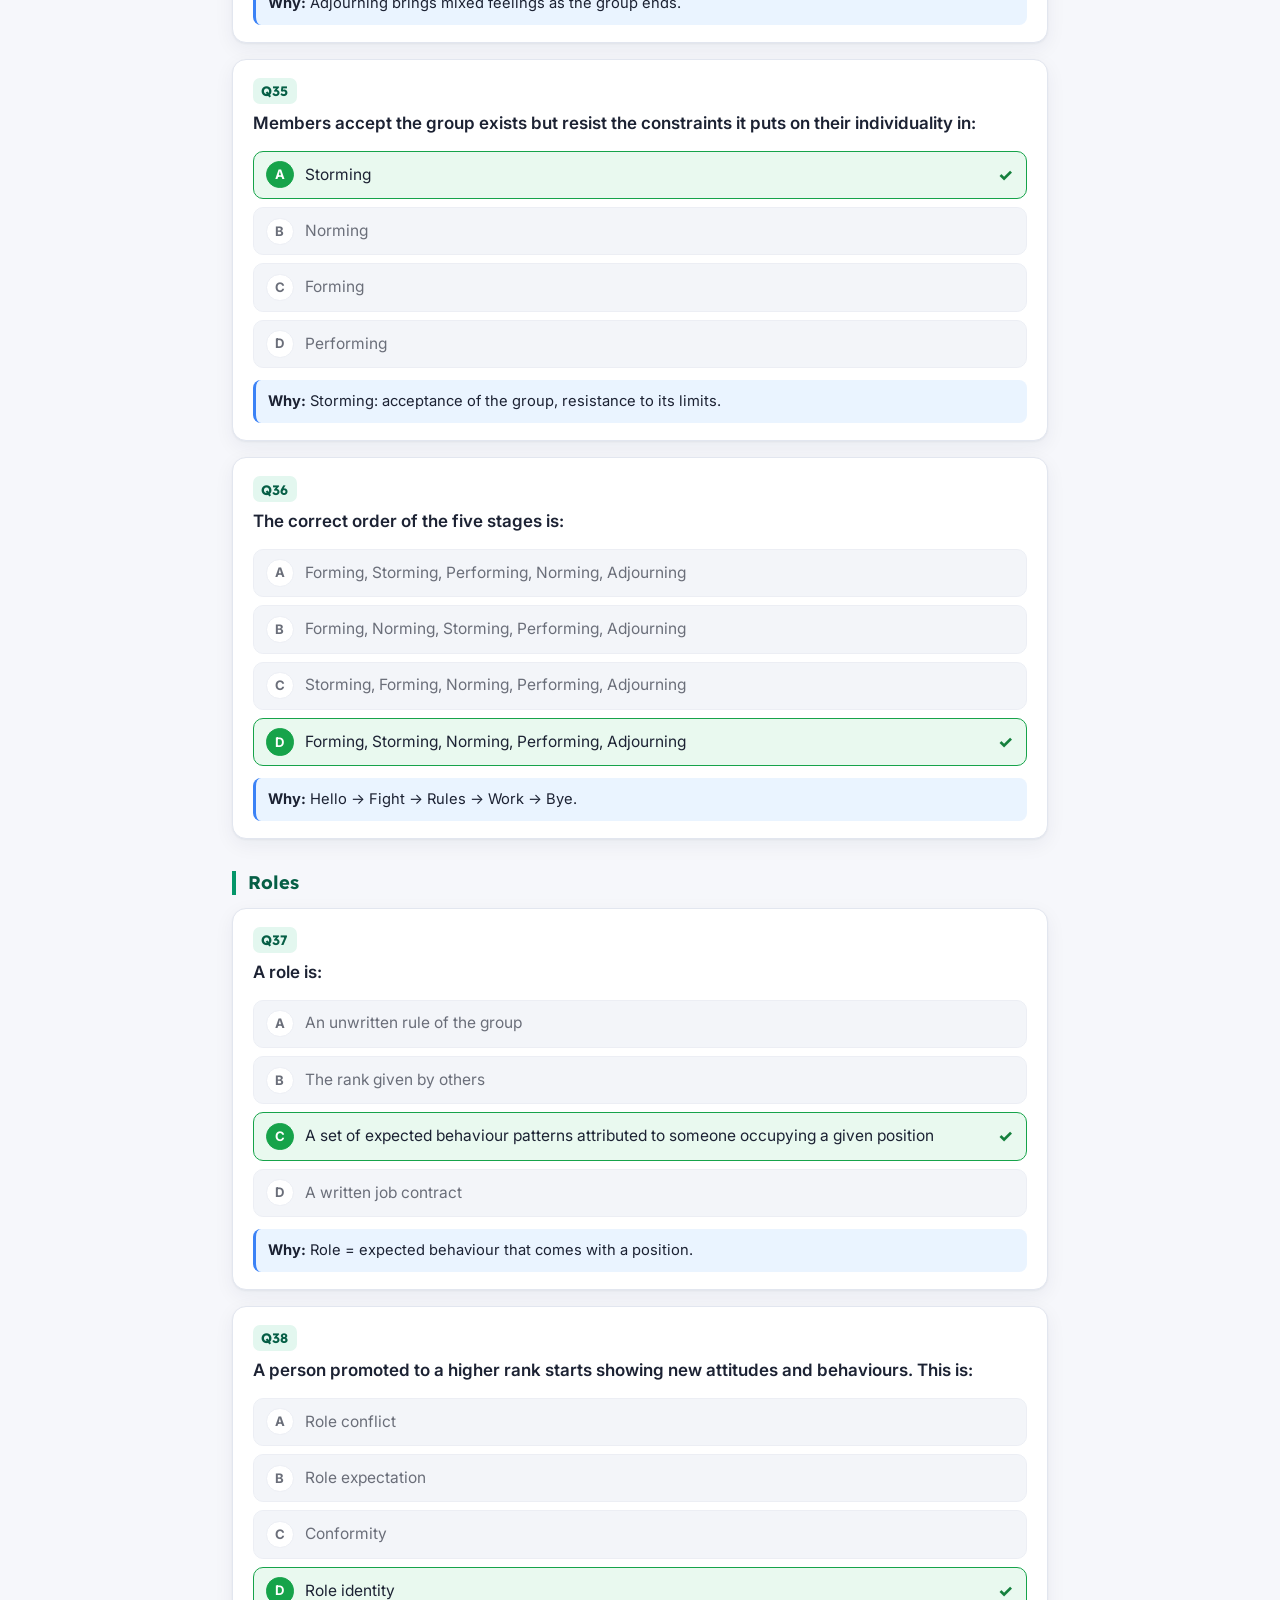
<file: mcq-group.html>
<!DOCTYPE html>
<html lang="en">
<head>
<meta charset="utf-8">
<meta name="viewport" content="width=device-width, initial-scale=1">
<title>MCQs: Group &amp; Team Decision Making · OB Notes</title>
<link rel="icon" href="assets/favicon.svg" type="image/svg+xml">
<link rel="icon" href="assets/favicon-32.png" sizes="32x32" type="image/png">
<link rel="apple-touch-icon" href="assets/apple-touch-icon.png">
<link rel="preconnect" href="https://fonts.googleapis.com">
<link rel="preconnect" href="https://fonts.gstatic.com" crossorigin>
<link href="https://fonts.googleapis.com/css2?family=Inter:wght@400;500;600;700&family=Lexend:wght@500;600;700&display=swap" rel="stylesheet">
<script>(function(){var t;try{t=localStorage.getItem("ob-theme")}catch(e){}if(!t)t=window.matchMedia&&matchMedia("(prefers-color-scheme: dark)").matches?"dark":"light";document.documentElement.setAttribute("data-theme",t)})();</script>
<link rel="stylesheet" href="assets/style.css">
<script src="assets/app.js" defer></script>
<script src="assets/mcq-group.js" defer></script>
<script src="assets/mcq.js" defer></script>
</head>
<body class="ch-group">
<div class="progress"></div>
<header class="topbar">
  <a class="brand" href="index.html"><img src="assets/favicon.svg" alt="">OB Notes</a>
  <nav class="topnav">
    <a href="mcq-group.html" class="active">MCQ: Groups</a>
    <a href="mcq-motivation.html">MCQ: Motivation</a>
    <a href="mcq-communication.html">MCQ: Communication</a>
  </nav>
  <button class="theme-btn" id="themeBtn" aria-label="Toggle theme">🌙</button>
</header>

<section class="hero"><div class="hero-in">
  <div class="crumb"><a href="index.html">Home</a> / PDF 1 / MCQs</div>
  <h1>MCQs: Group &amp; Team Decision Making</h1>
  <p>95 questions covering every topic of this PDF, in the same order as the slides. <a href="group.html">Read the notes for this PDF →</a></p>
</div></section>

<main class="mcq-wrap" id="mcqApp"><p class="muted">Loading questions…</p></main>

<div class="mcq-modal" id="mcqModal" hidden>
  <form autocomplete="off">
    <h3>Owner login</h3>
    <p>Practice mode (ticking answers, score, retry) is only for the site owner. Everyone else sees the answer key.</p>
    <input type="password" placeholder="Passcode" aria-label="Passcode">
    <div class="mcq-modal-err"></div>
    <div class="row"><button type="button" class="mcq-btn ghost" data-close>Cancel</button><button type="submit" class="mcq-btn">Unlock</button></div>
  </form>
</div>
<button class="to-top" aria-label="Back to top">↑</button>
<footer>OB Notes · PDF 1 MCQs</footer>
</body>
</html>
</file>
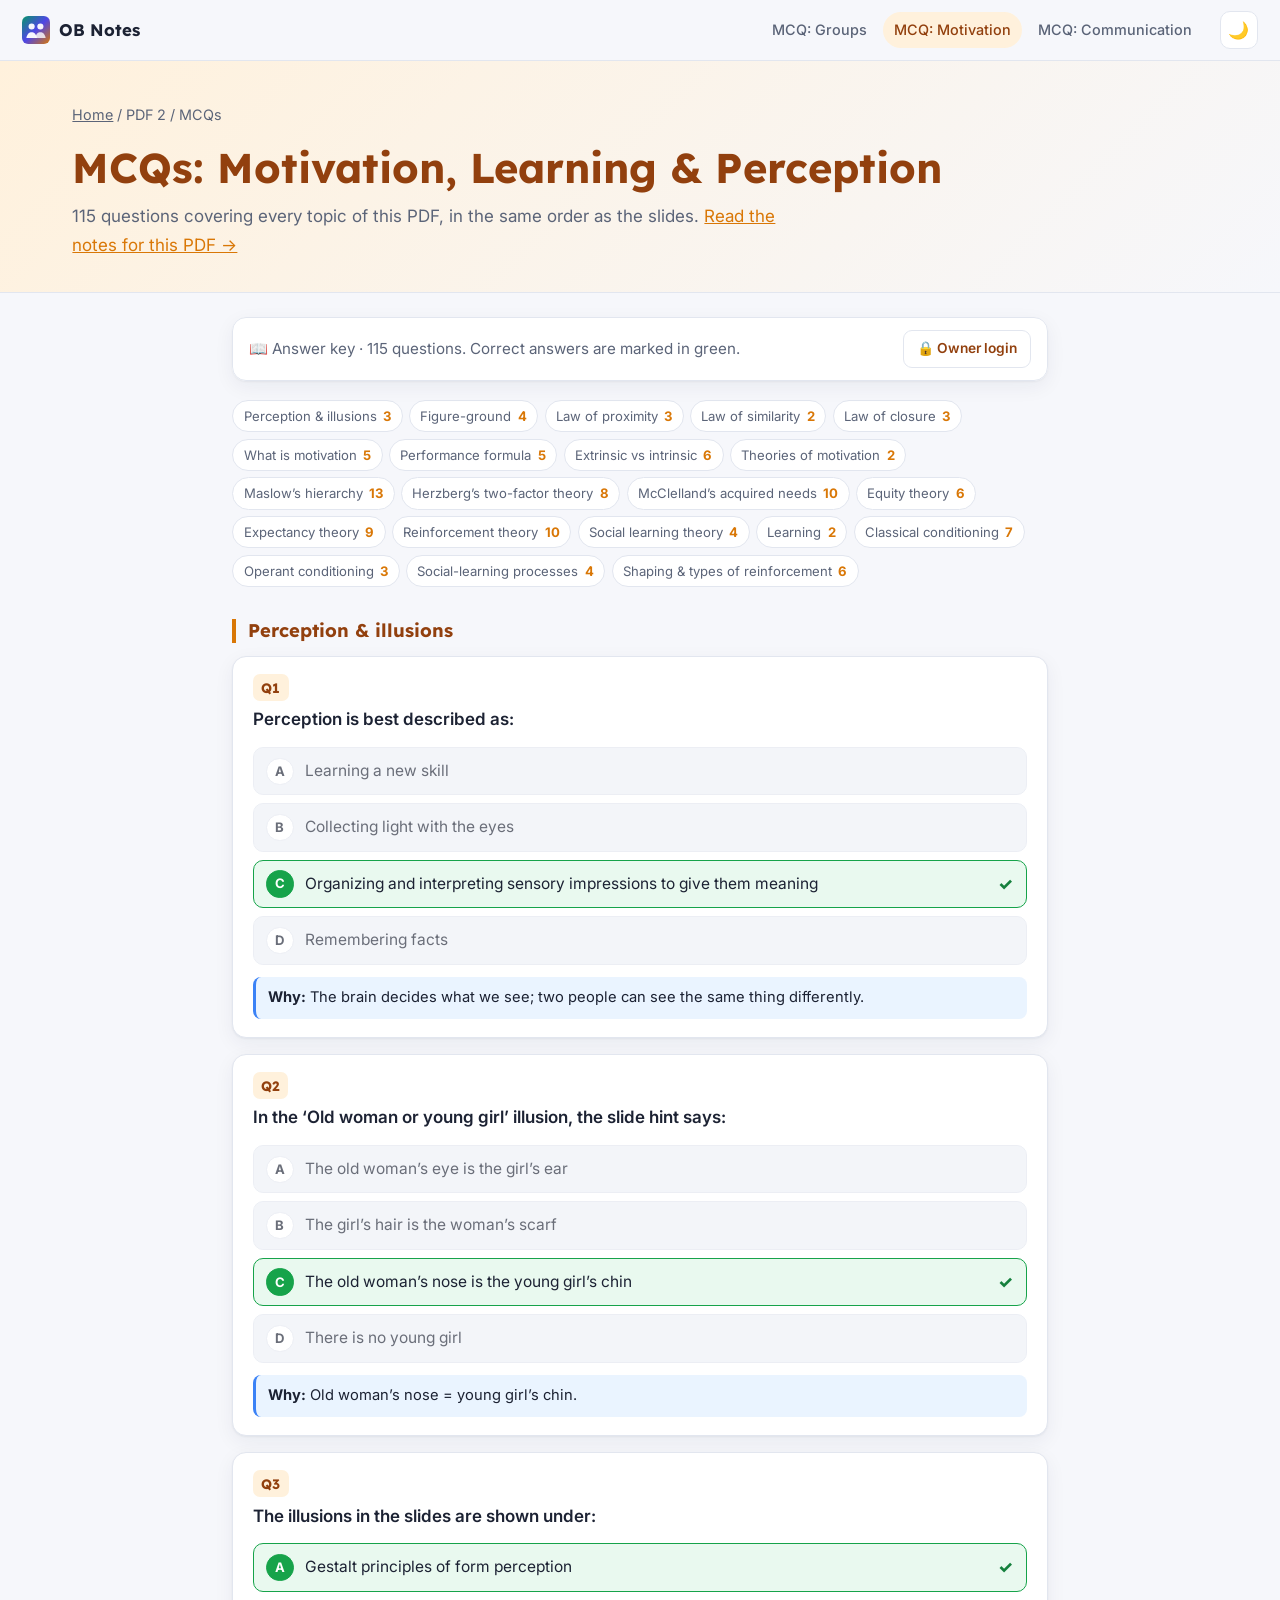
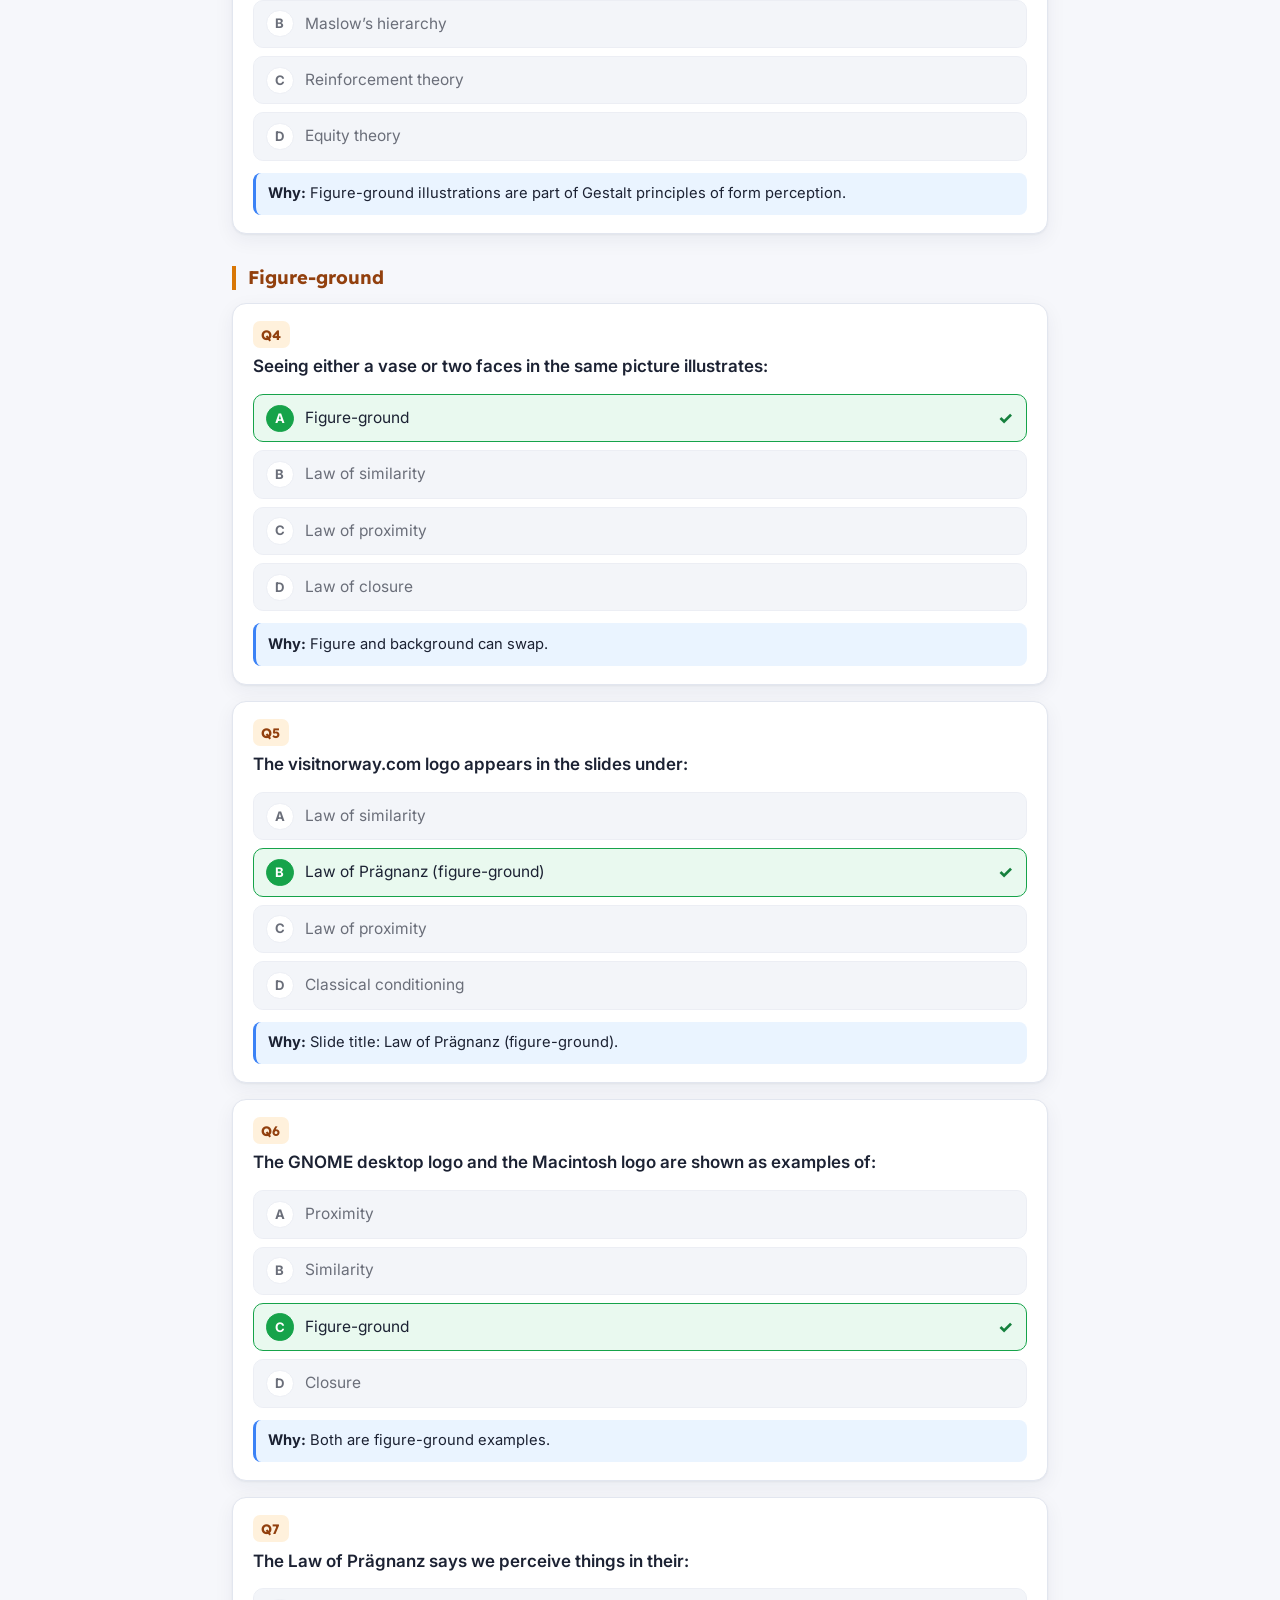
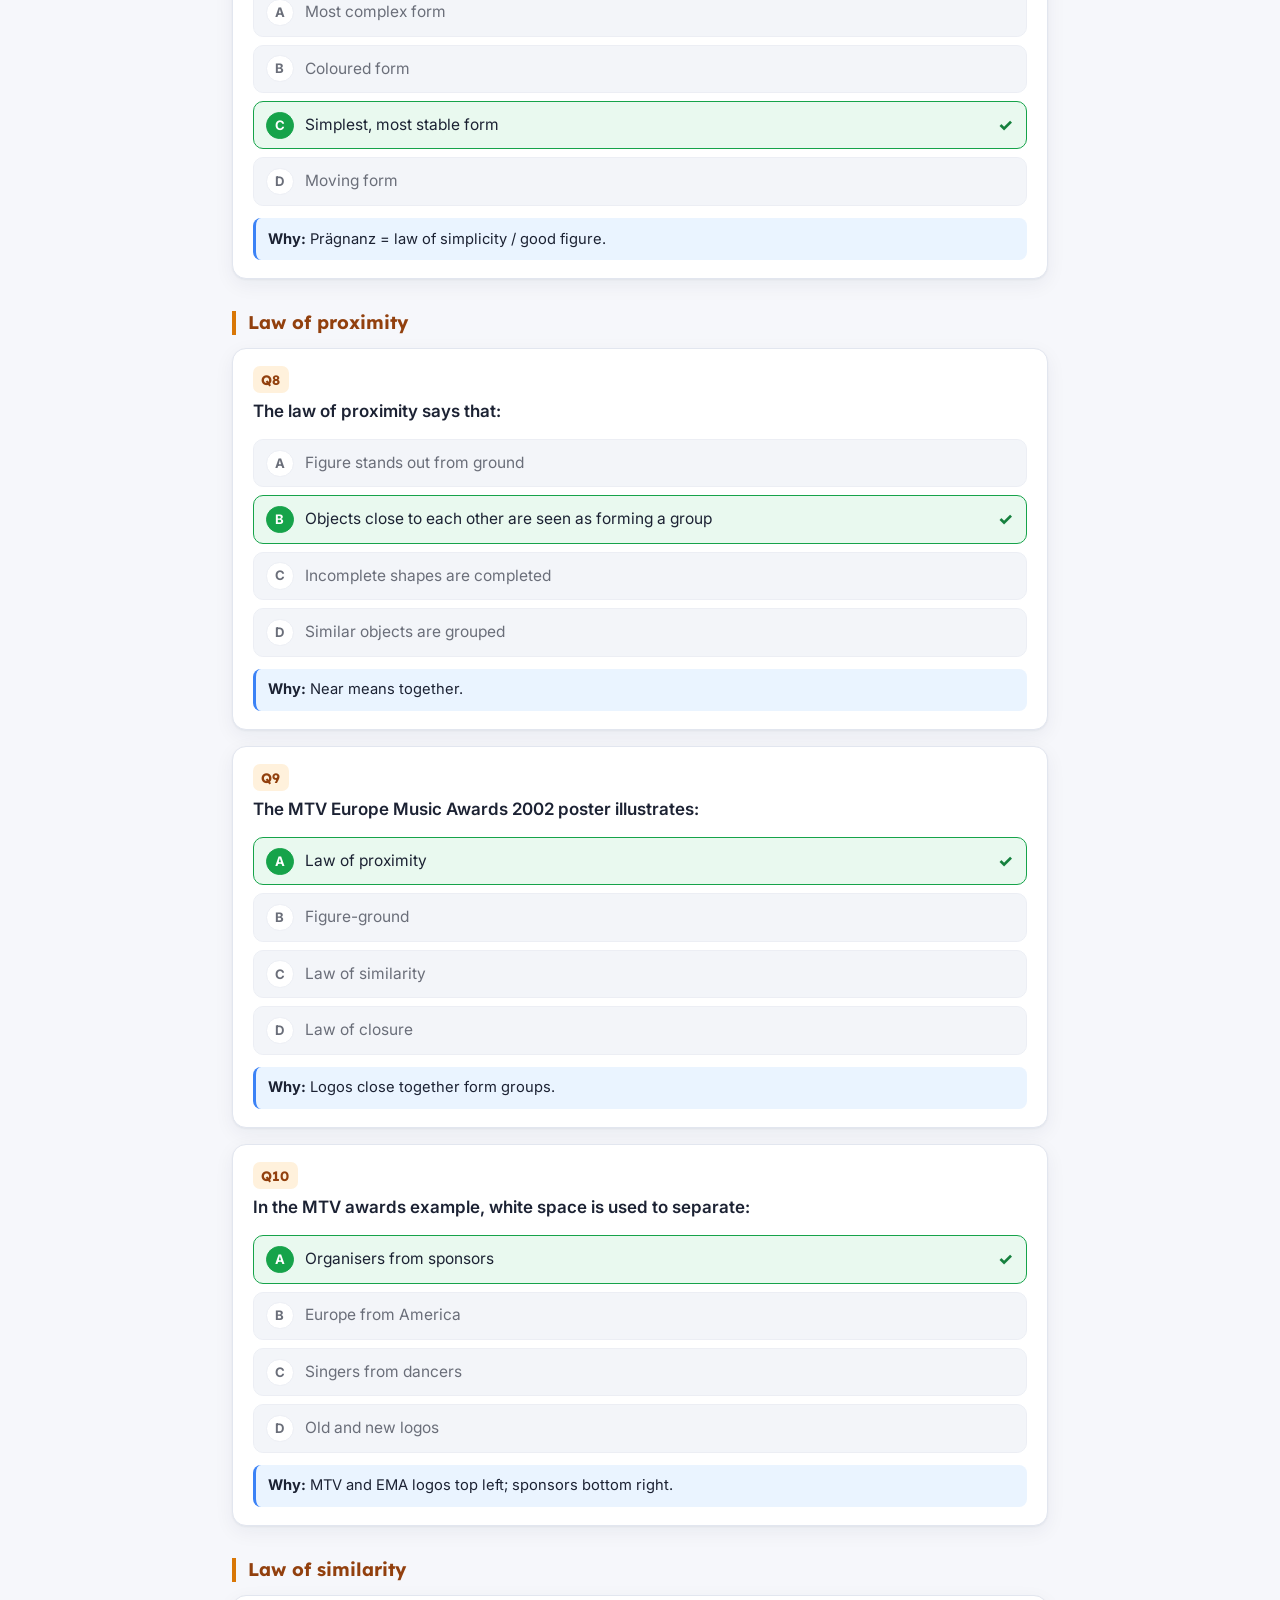
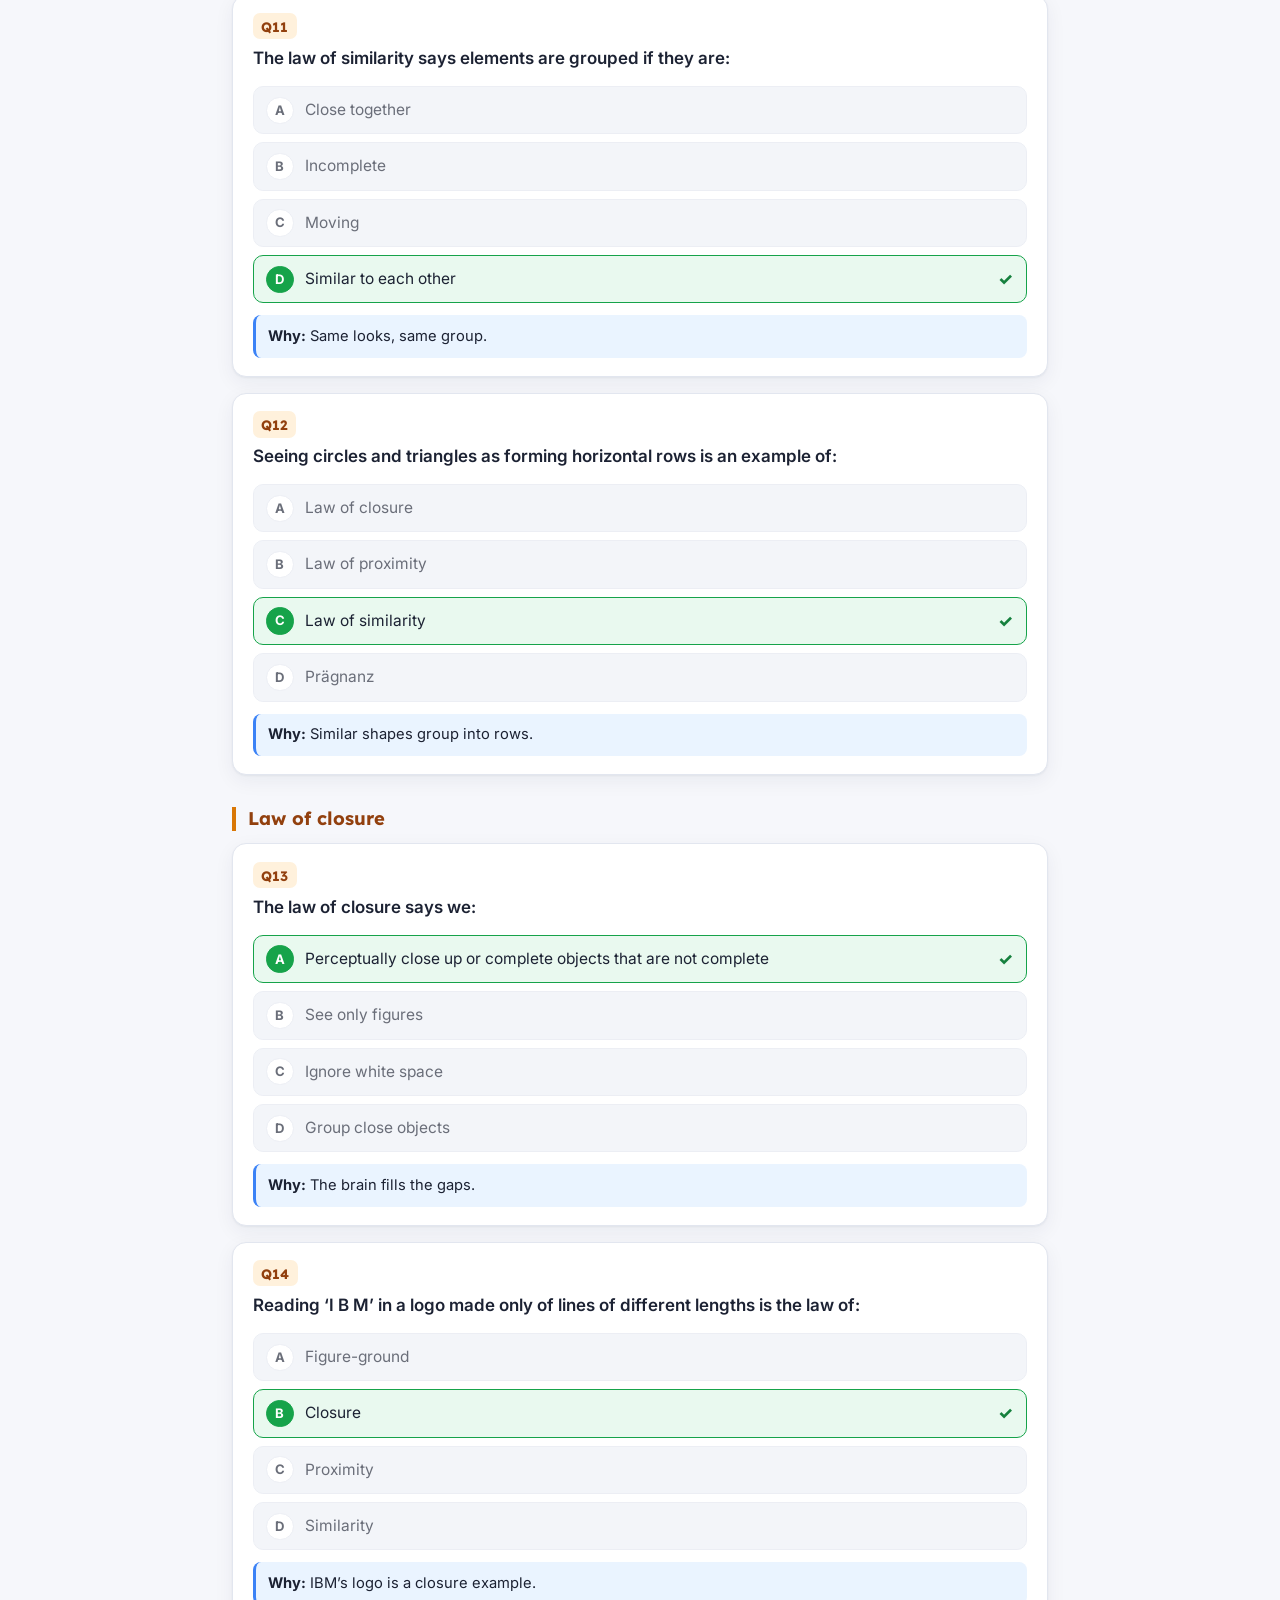
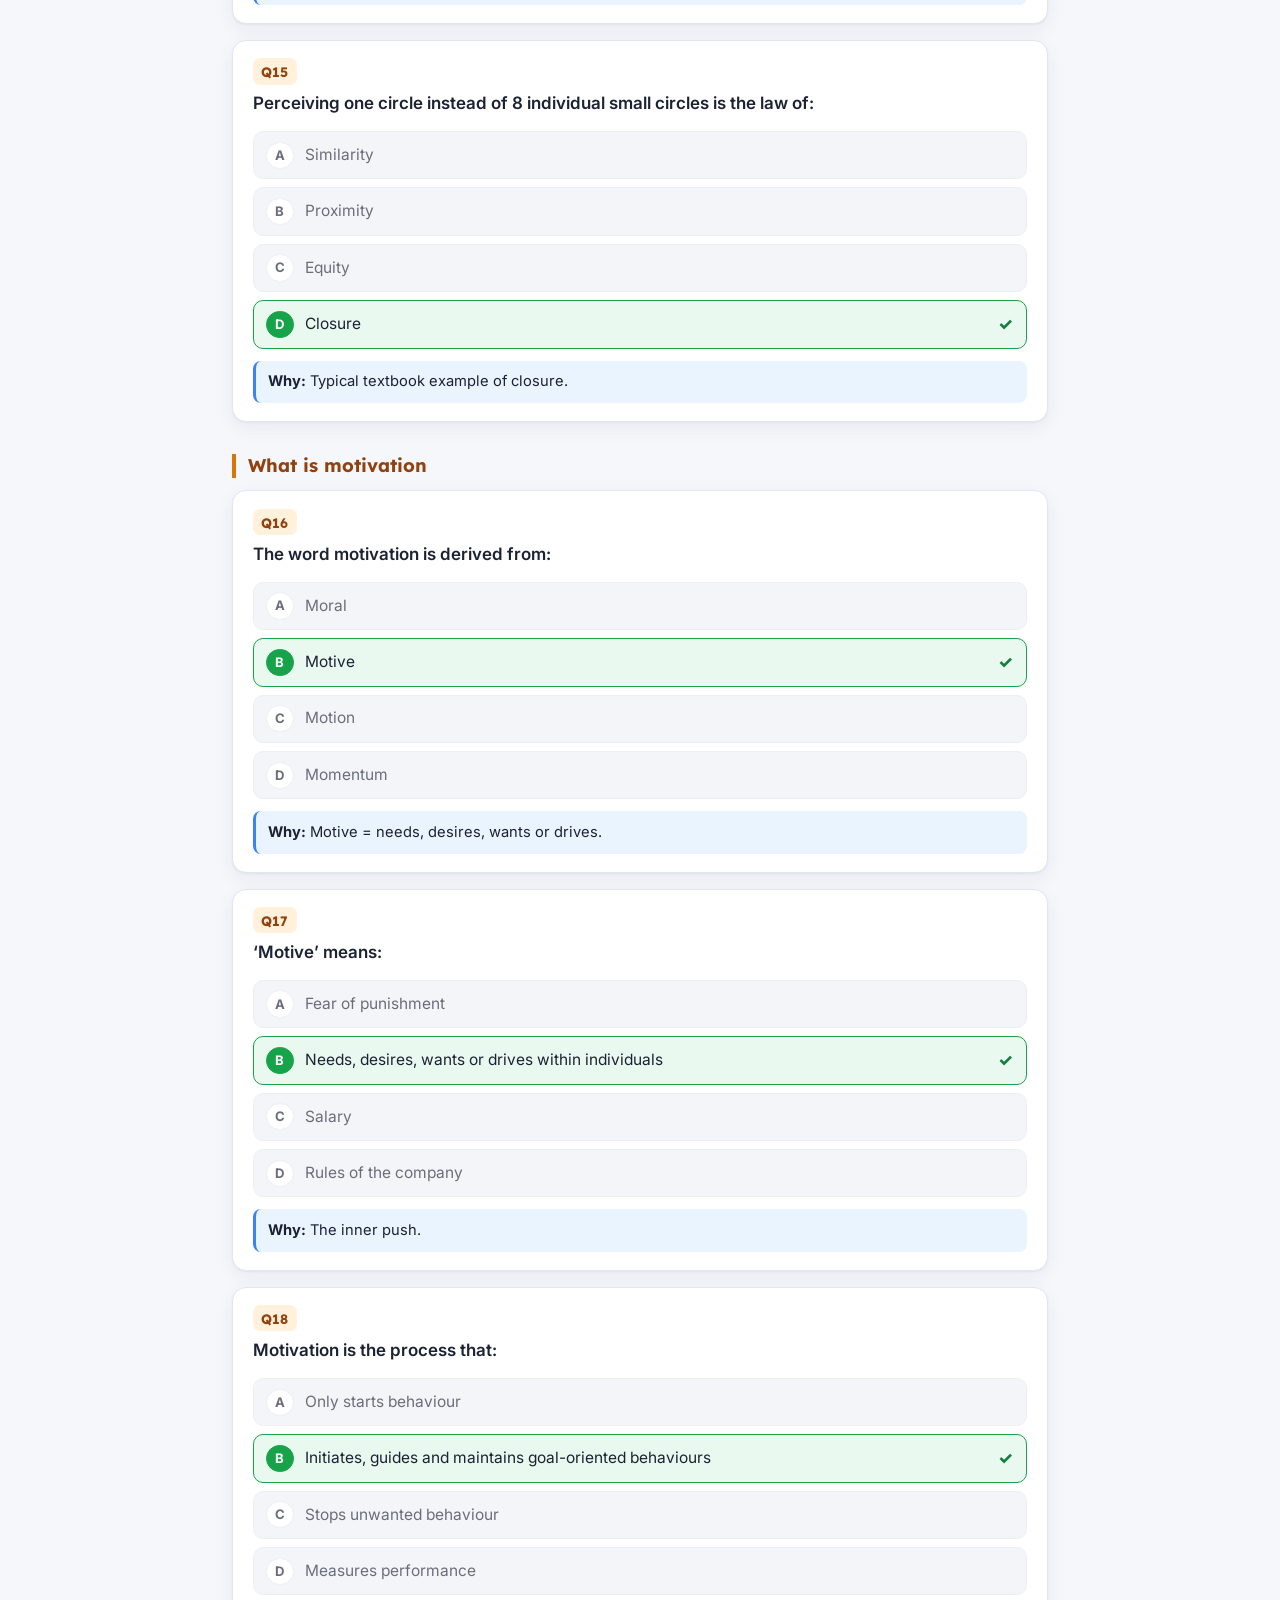
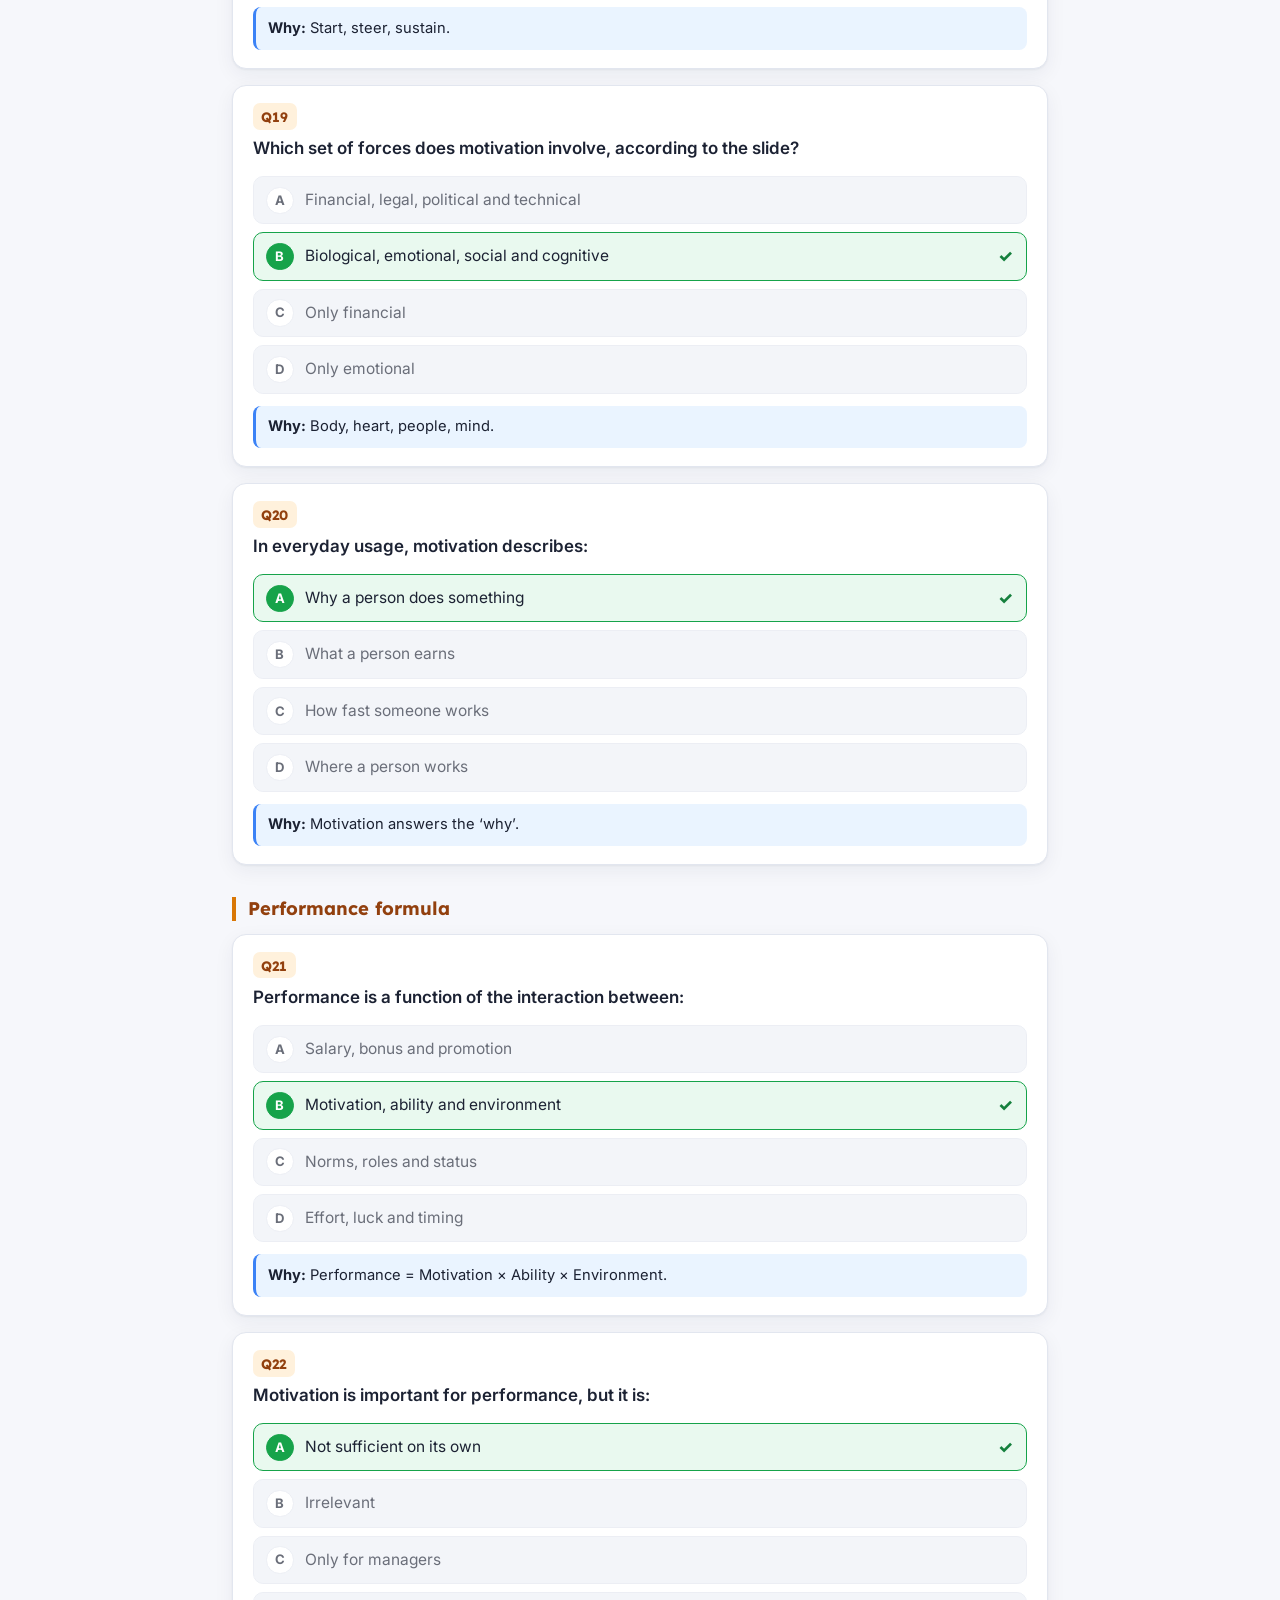
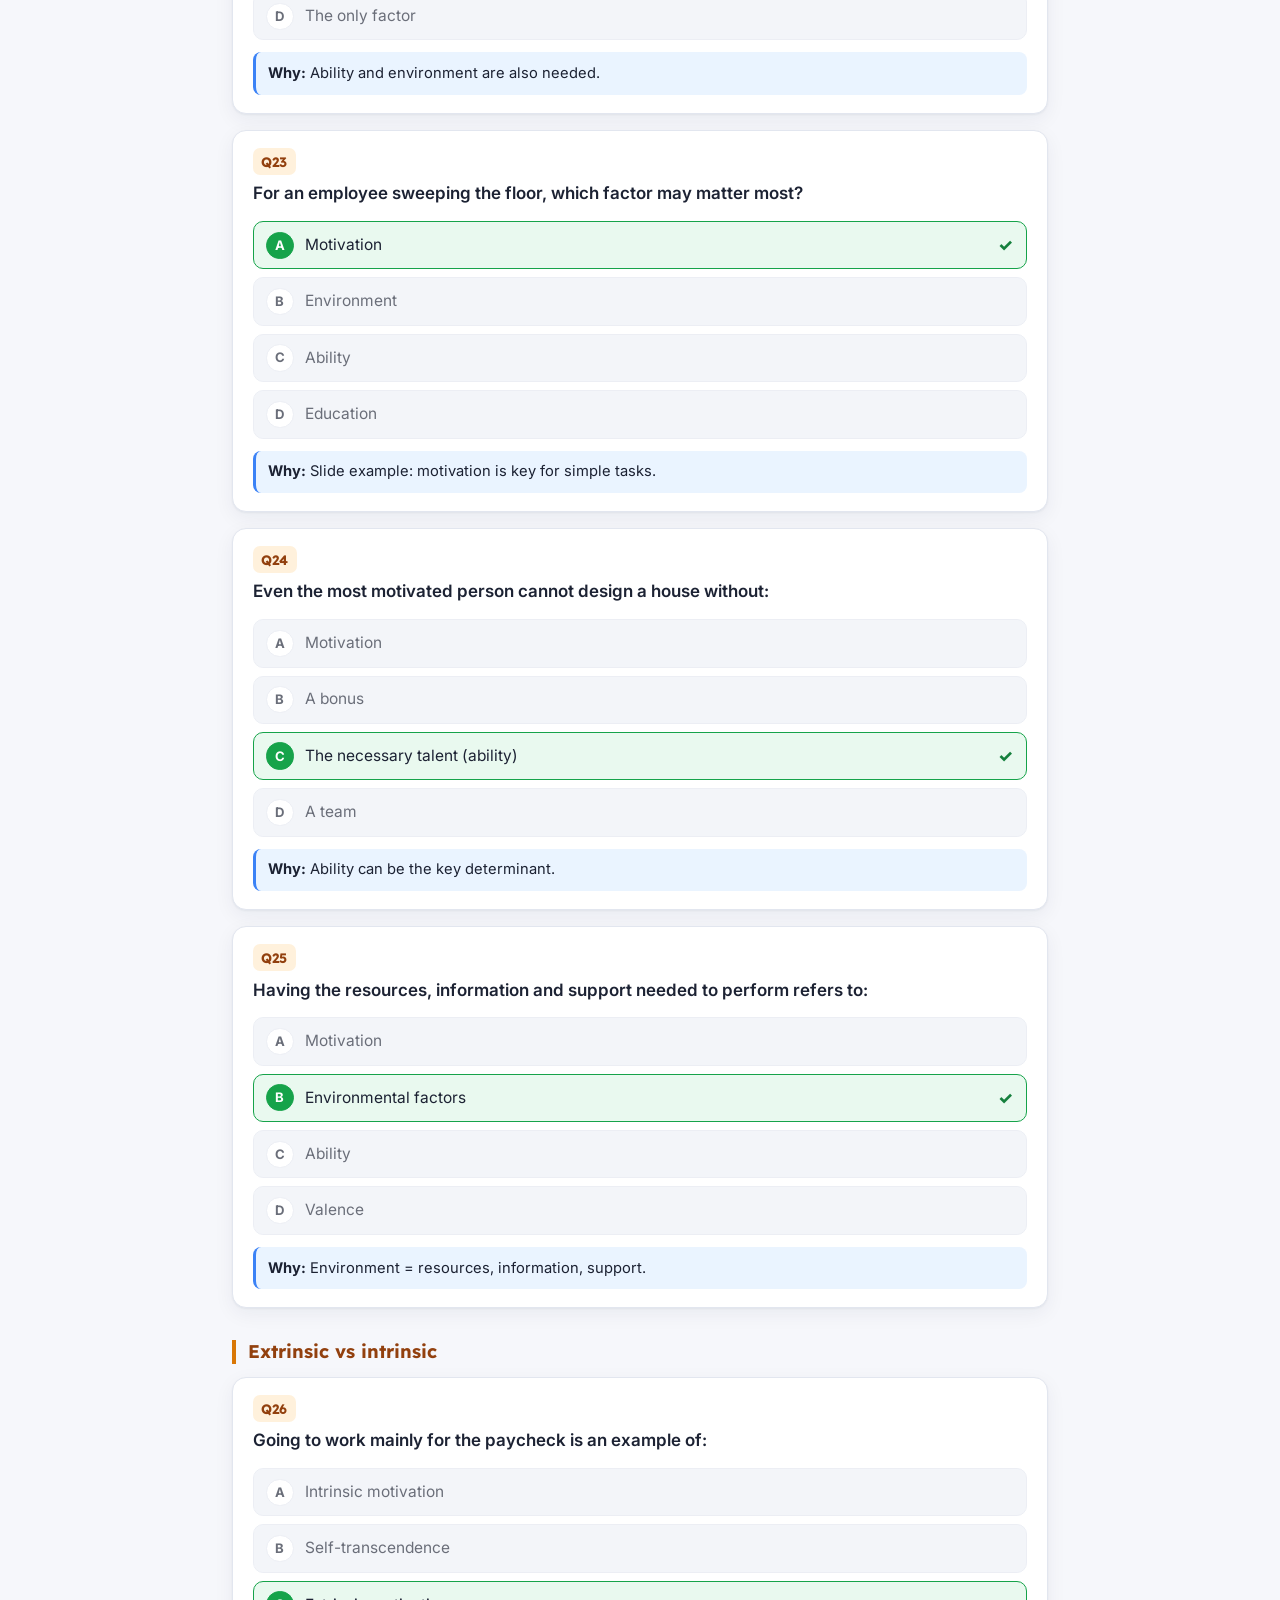
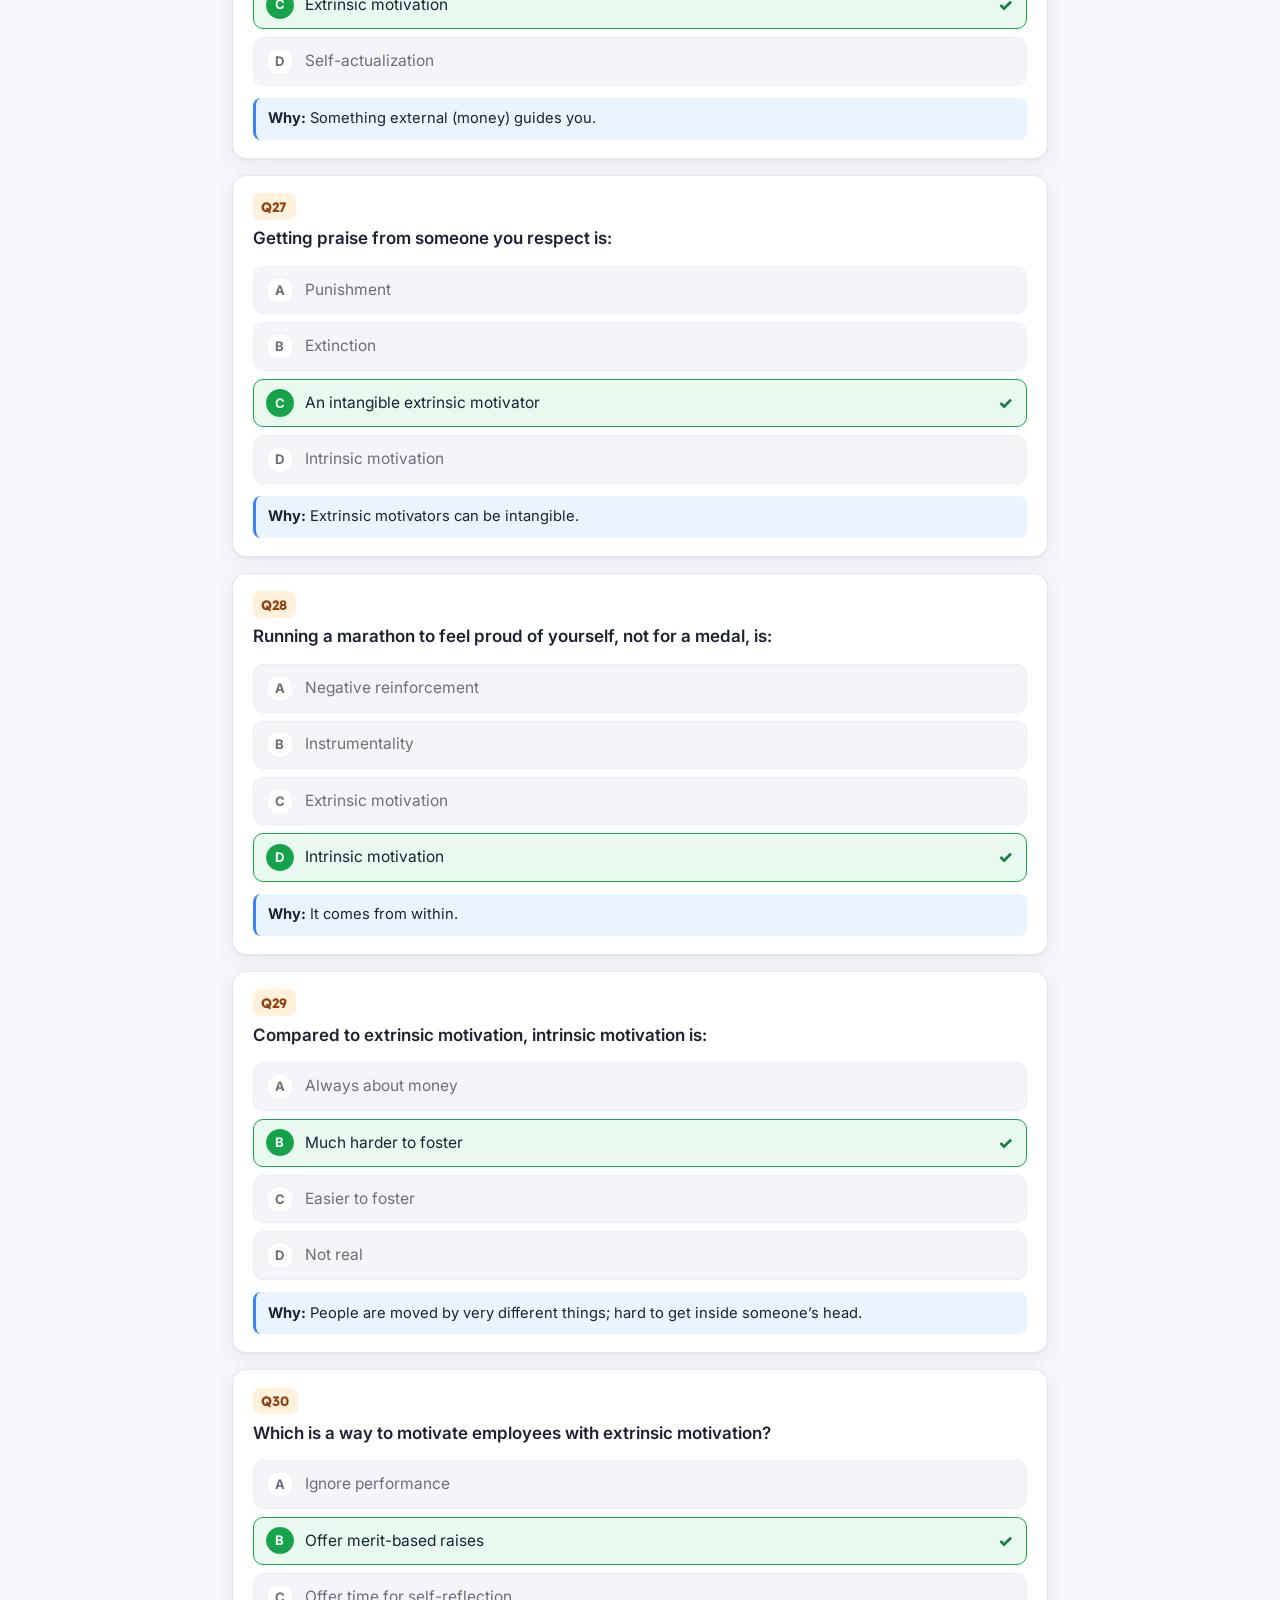
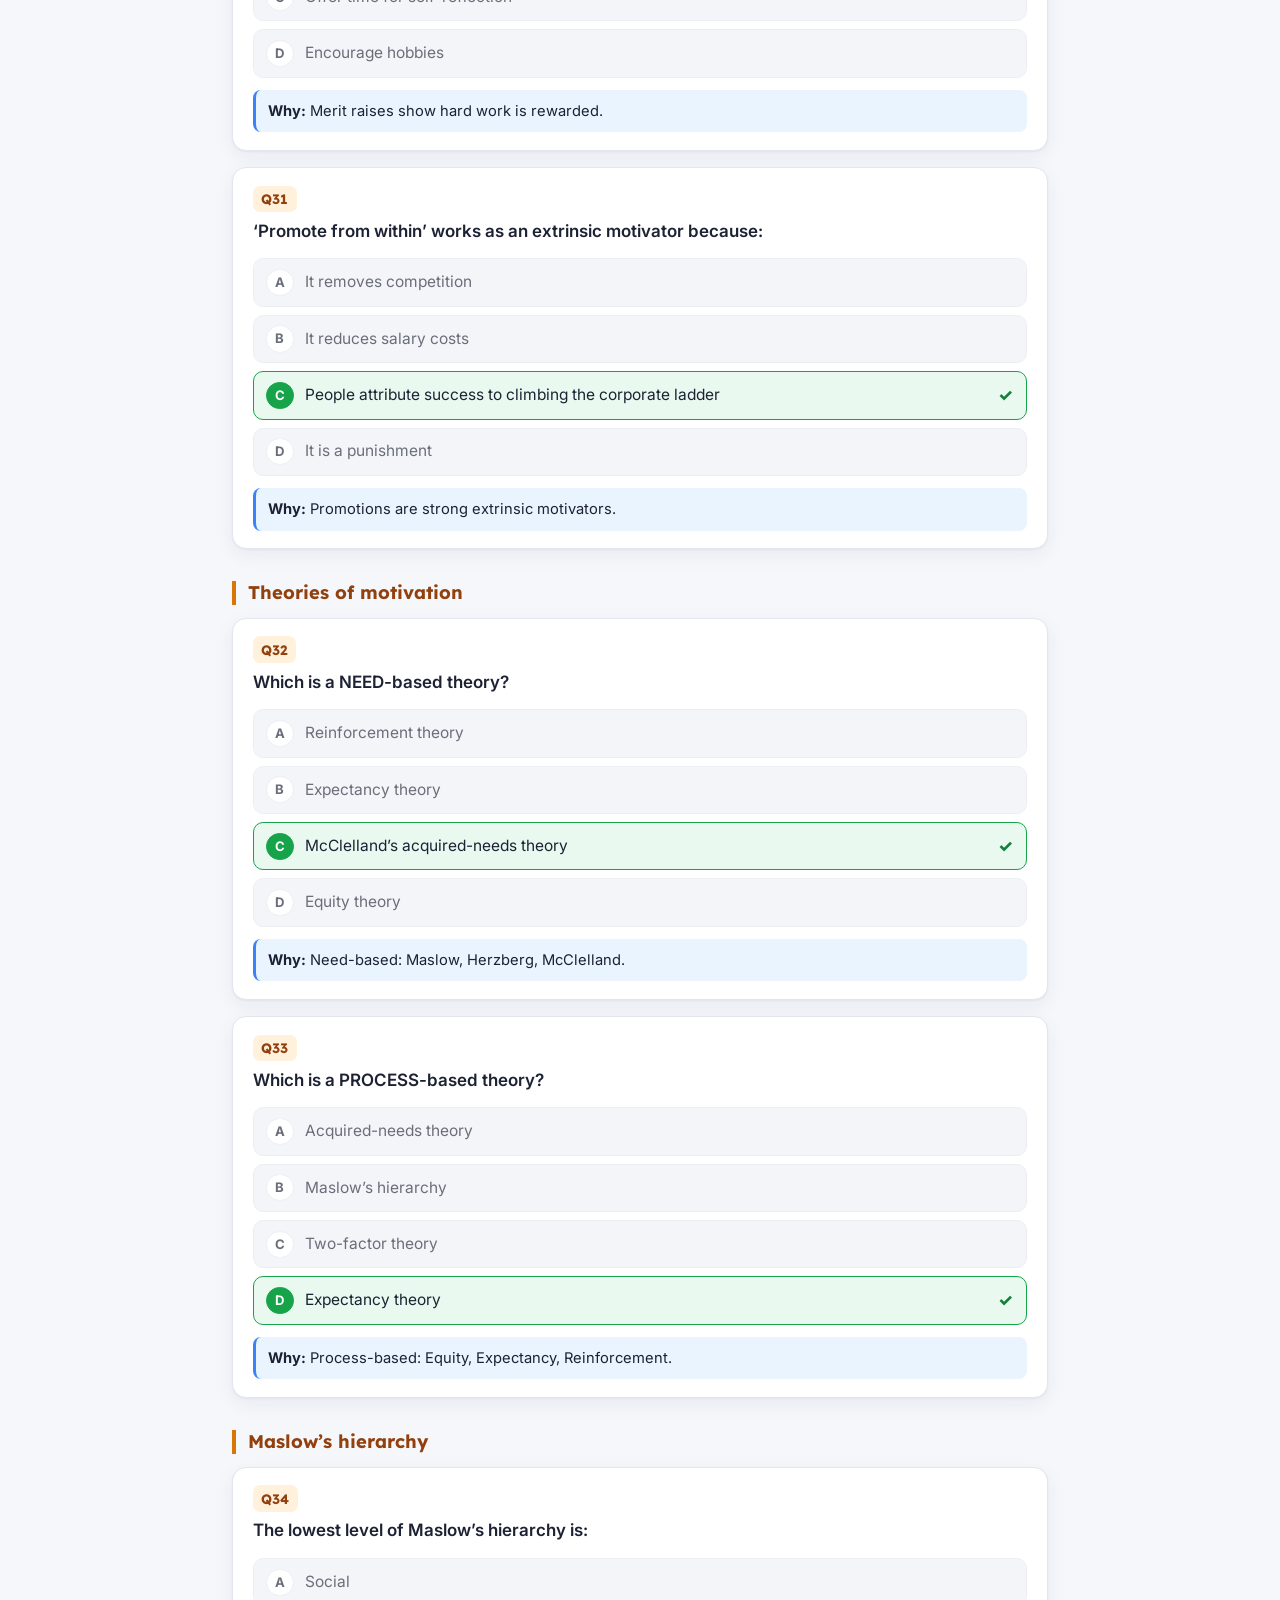
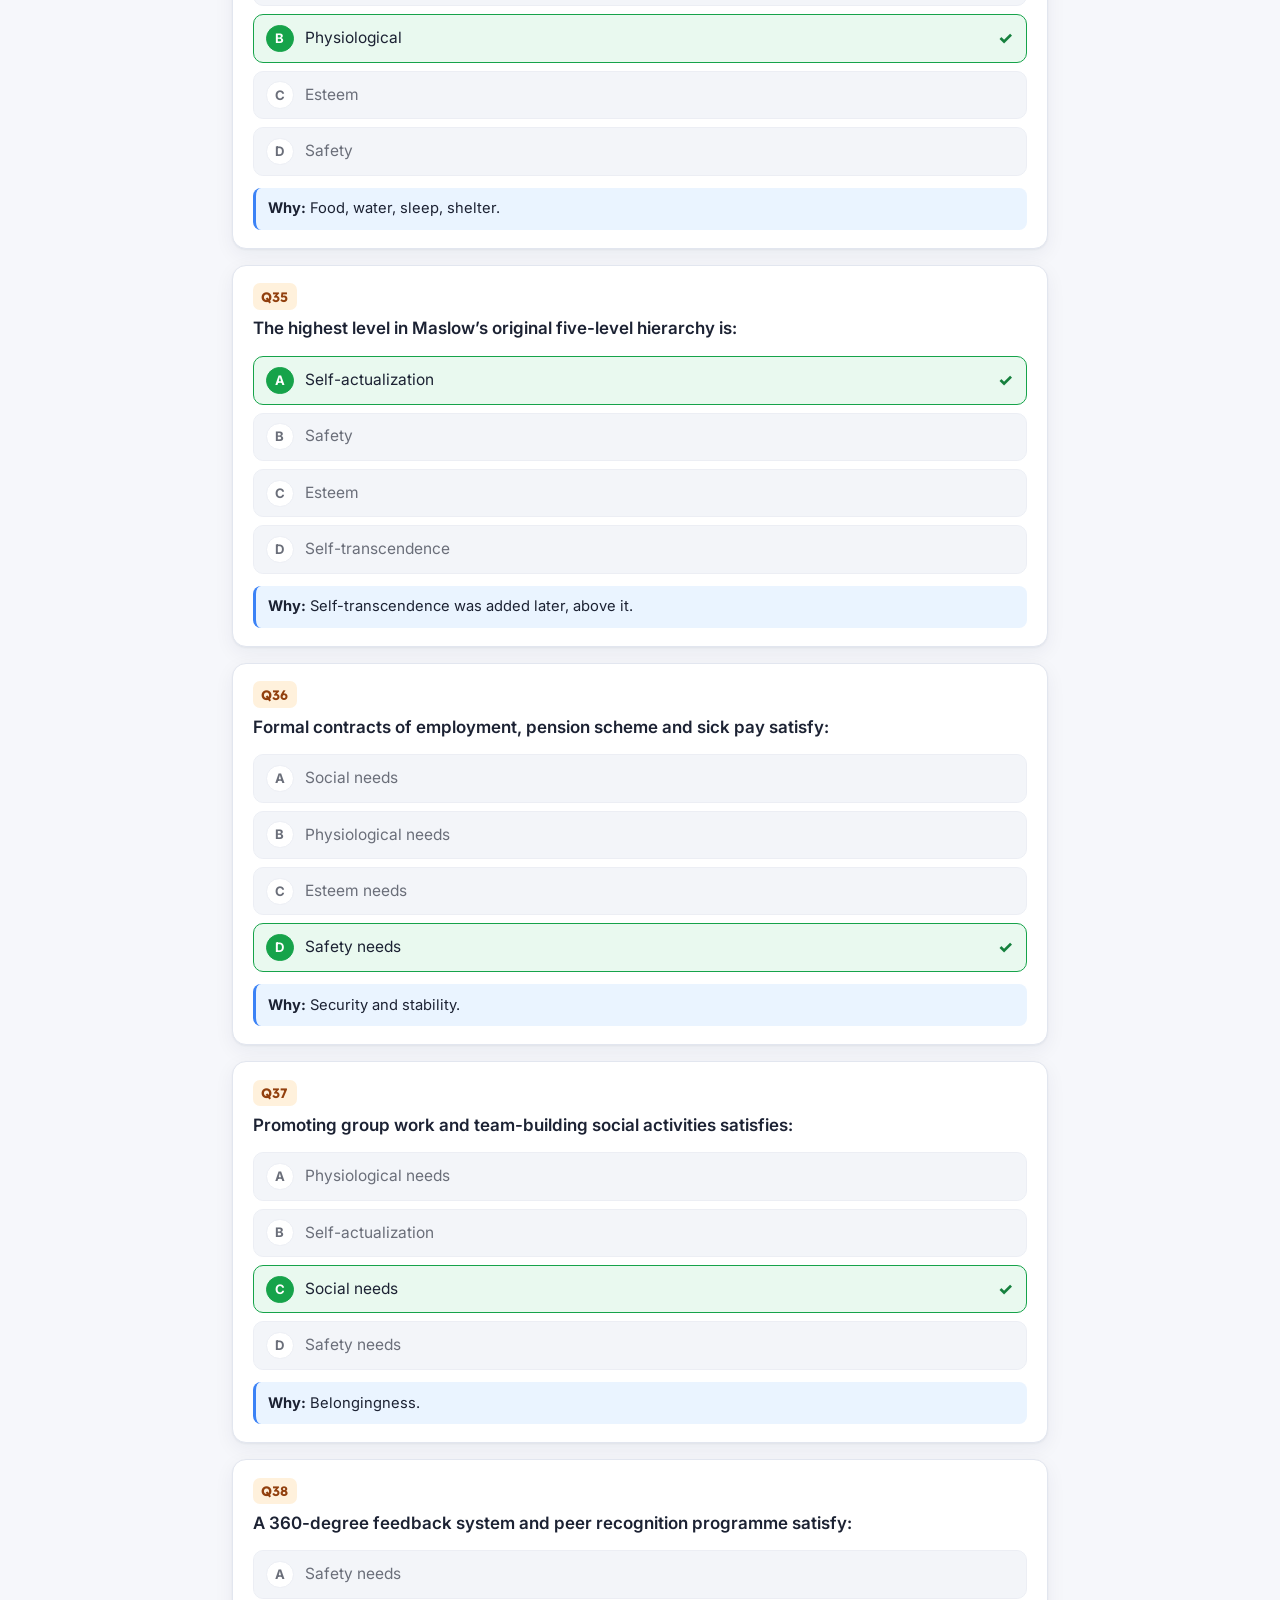
<file: mcq-motivation.html>
<!DOCTYPE html>
<html lang="en">
<head>
<meta charset="utf-8">
<meta name="viewport" content="width=device-width, initial-scale=1">
<title>MCQs: Motivation, Learning &amp; Perception · OB Notes</title>
<link rel="icon" href="assets/favicon.svg" type="image/svg+xml">
<link rel="icon" href="assets/favicon-32.png" sizes="32x32" type="image/png">
<link rel="apple-touch-icon" href="assets/apple-touch-icon.png">
<link rel="preconnect" href="https://fonts.googleapis.com">
<link rel="preconnect" href="https://fonts.gstatic.com" crossorigin>
<link href="https://fonts.googleapis.com/css2?family=Inter:wght@400;500;600;700&family=Lexend:wght@500;600;700&display=swap" rel="stylesheet">
<script>(function(){var t;try{t=localStorage.getItem("ob-theme")}catch(e){}if(!t)t=window.matchMedia&&matchMedia("(prefers-color-scheme: dark)").matches?"dark":"light";document.documentElement.setAttribute("data-theme",t)})();</script>
<link rel="stylesheet" href="assets/style.css">
<script src="assets/app.js" defer></script>
<script src="assets/mcq-motivation.js" defer></script>
<script src="assets/mcq.js" defer></script>
</head>
<body class="ch-motiv">
<div class="progress"></div>
<header class="topbar">
  <a class="brand" href="index.html"><img src="assets/favicon.svg" alt="">OB Notes</a>
  <nav class="topnav">
    <a href="mcq-group.html">MCQ: Groups</a>
    <a href="mcq-motivation.html" class="active">MCQ: Motivation</a>
    <a href="mcq-communication.html">MCQ: Communication</a>
  </nav>
  <button class="theme-btn" id="themeBtn" aria-label="Toggle theme">🌙</button>
</header>

<section class="hero"><div class="hero-in">
  <div class="crumb"><a href="index.html">Home</a> / PDF 2 / MCQs</div>
  <h1>MCQs: Motivation, Learning &amp; Perception</h1>
  <p>115 questions covering every topic of this PDF, in the same order as the slides. <a href="motivation.html">Read the notes for this PDF →</a></p>
</div></section>

<main class="mcq-wrap" id="mcqApp"><p class="muted">Loading questions…</p></main>

<div class="mcq-modal" id="mcqModal" hidden>
  <form autocomplete="off">
    <h3>Owner login</h3>
    <p>Practice mode (ticking answers, score, retry) is only for the site owner. Everyone else sees the answer key.</p>
    <input type="password" placeholder="Passcode" aria-label="Passcode">
    <div class="mcq-modal-err"></div>
    <div class="row"><button type="button" class="mcq-btn ghost" data-close>Cancel</button><button type="submit" class="mcq-btn">Unlock</button></div>
  </form>
</div>
<button class="to-top" aria-label="Back to top">↑</button>
<footer>OB Notes · PDF 2 MCQs</footer>
</body>
</html>
</file>
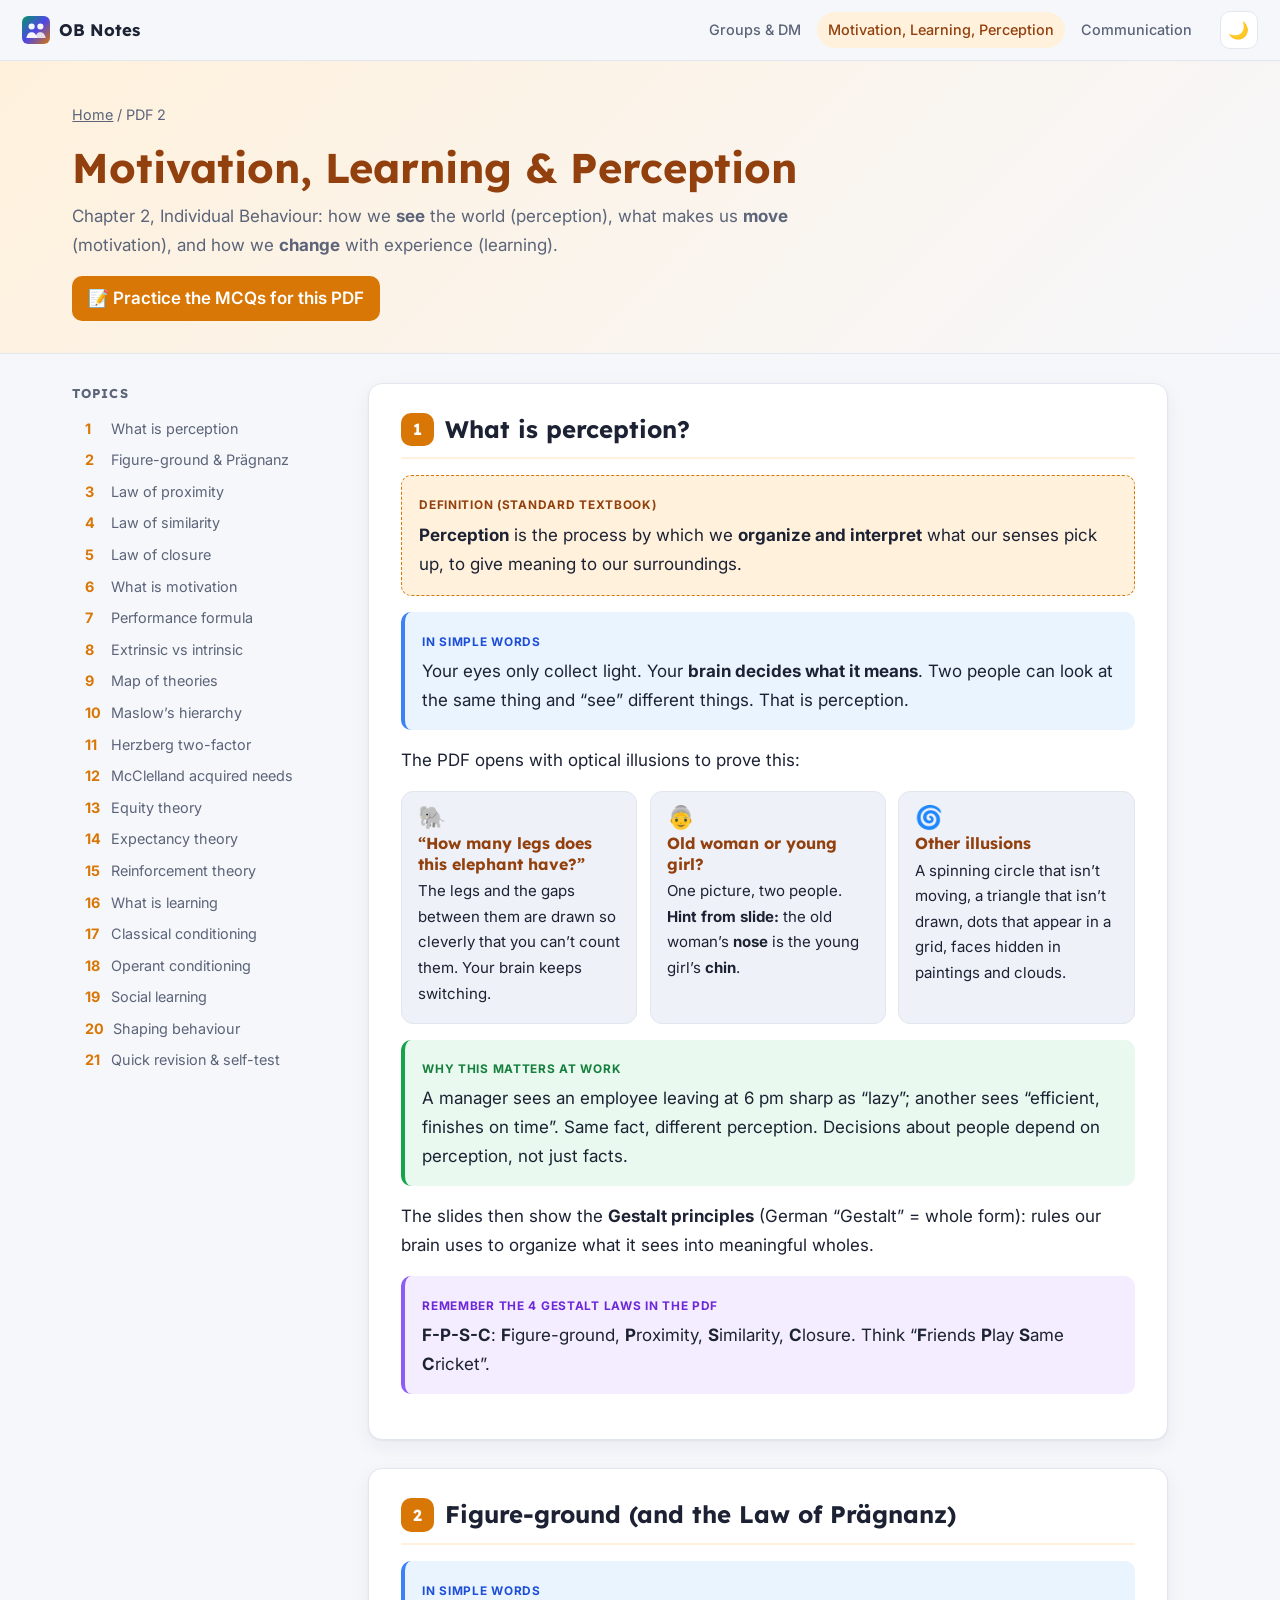
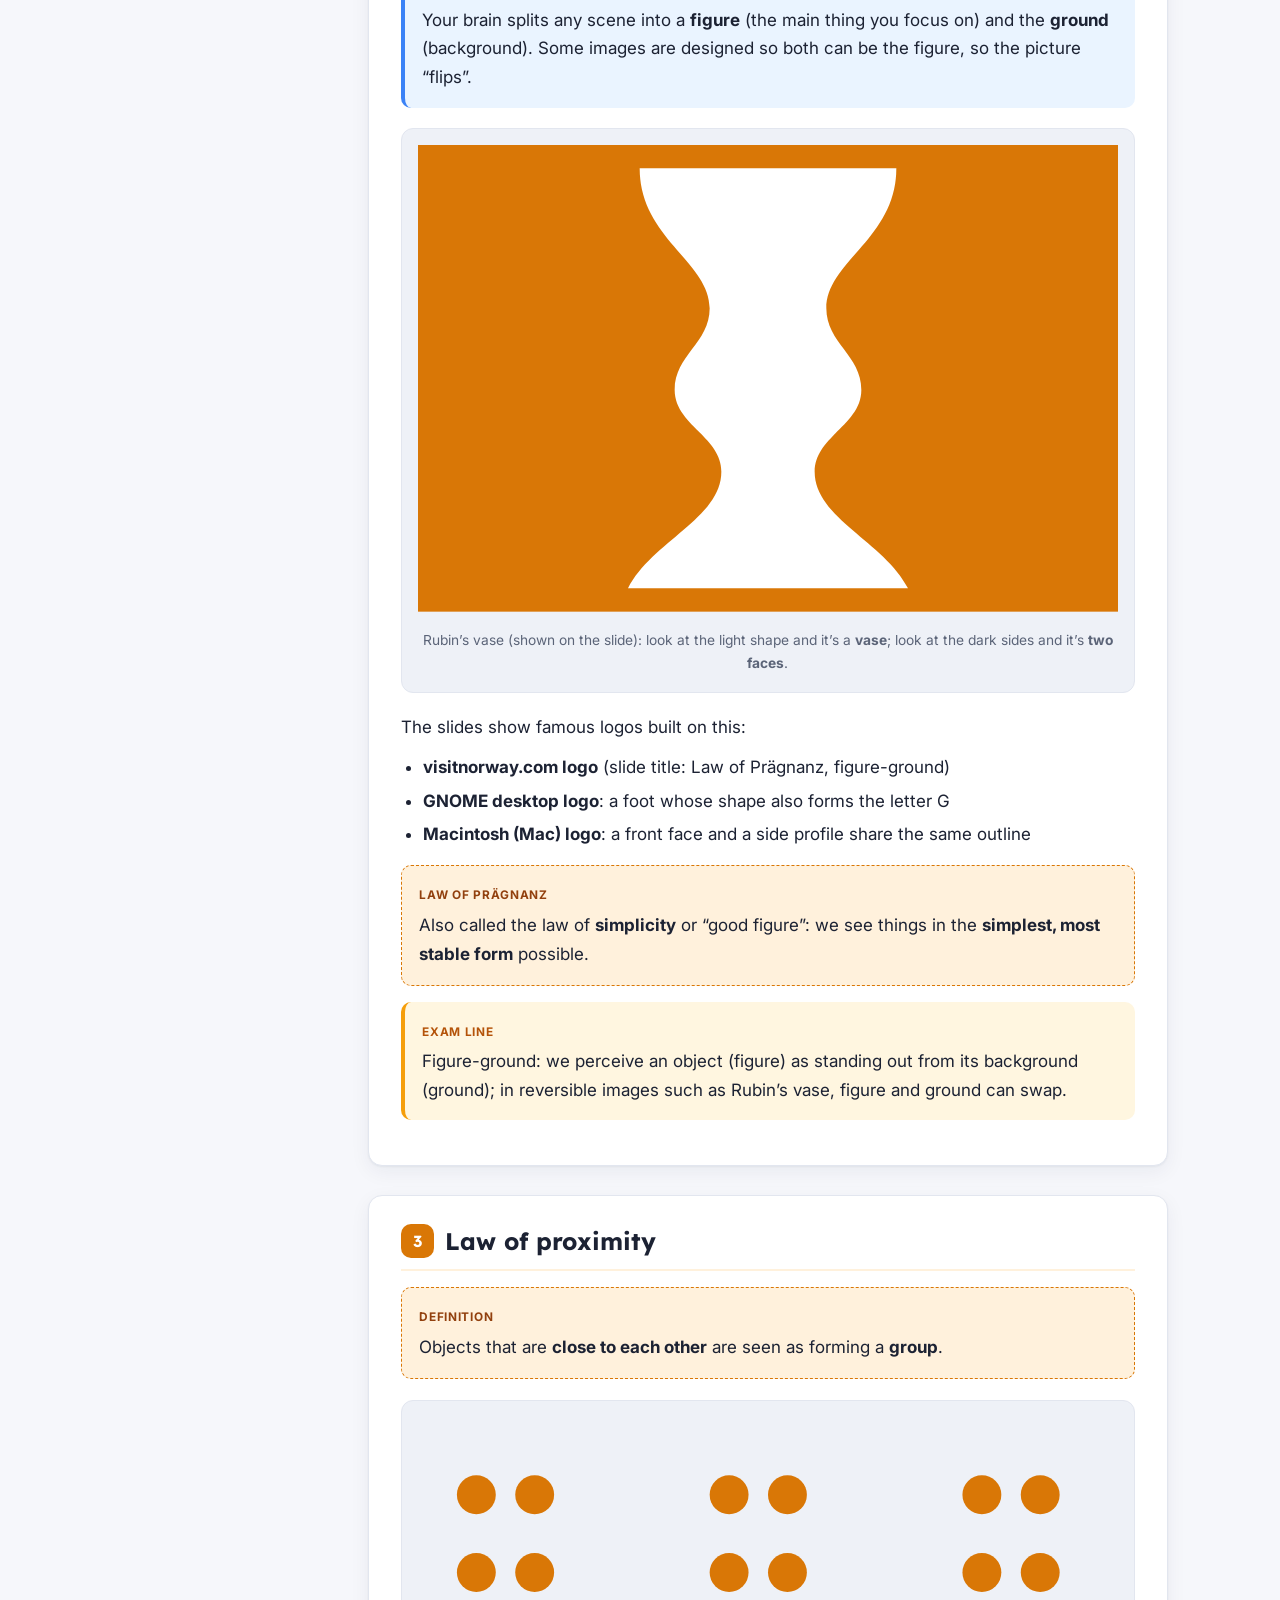
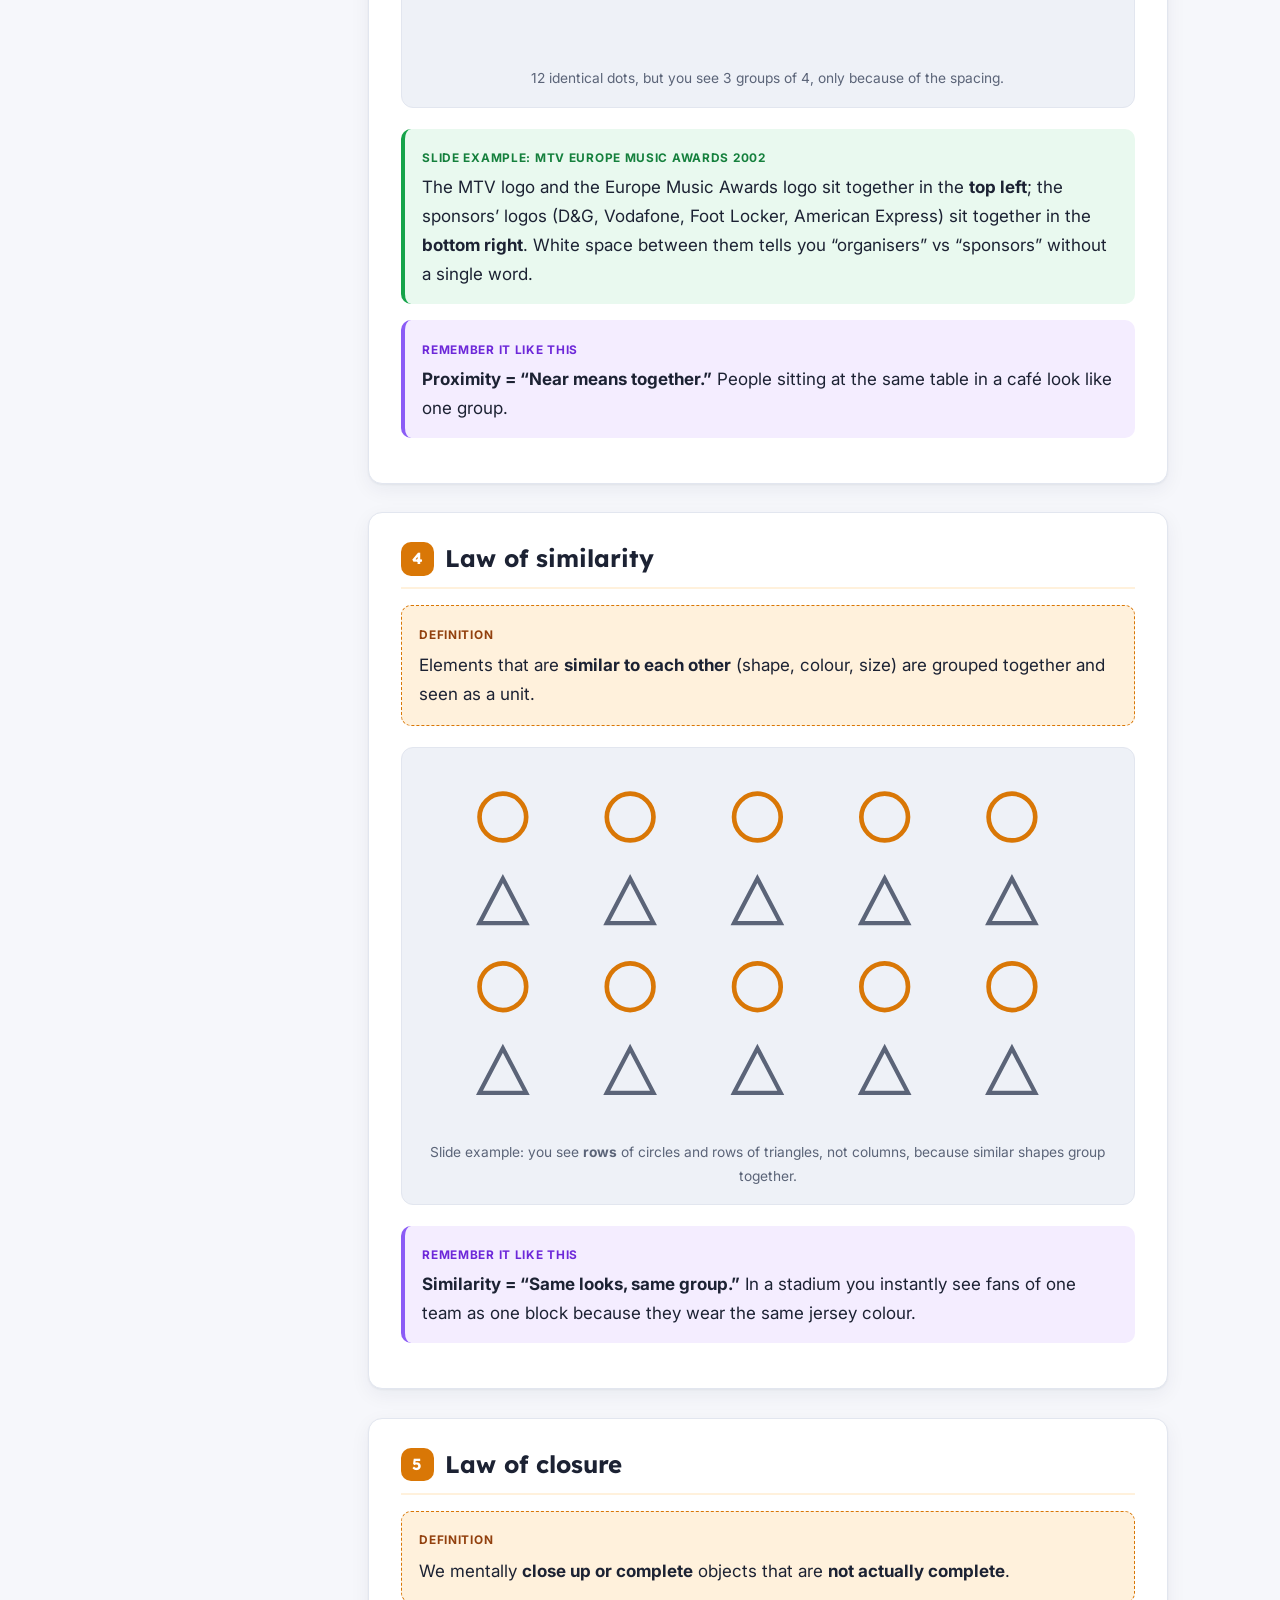
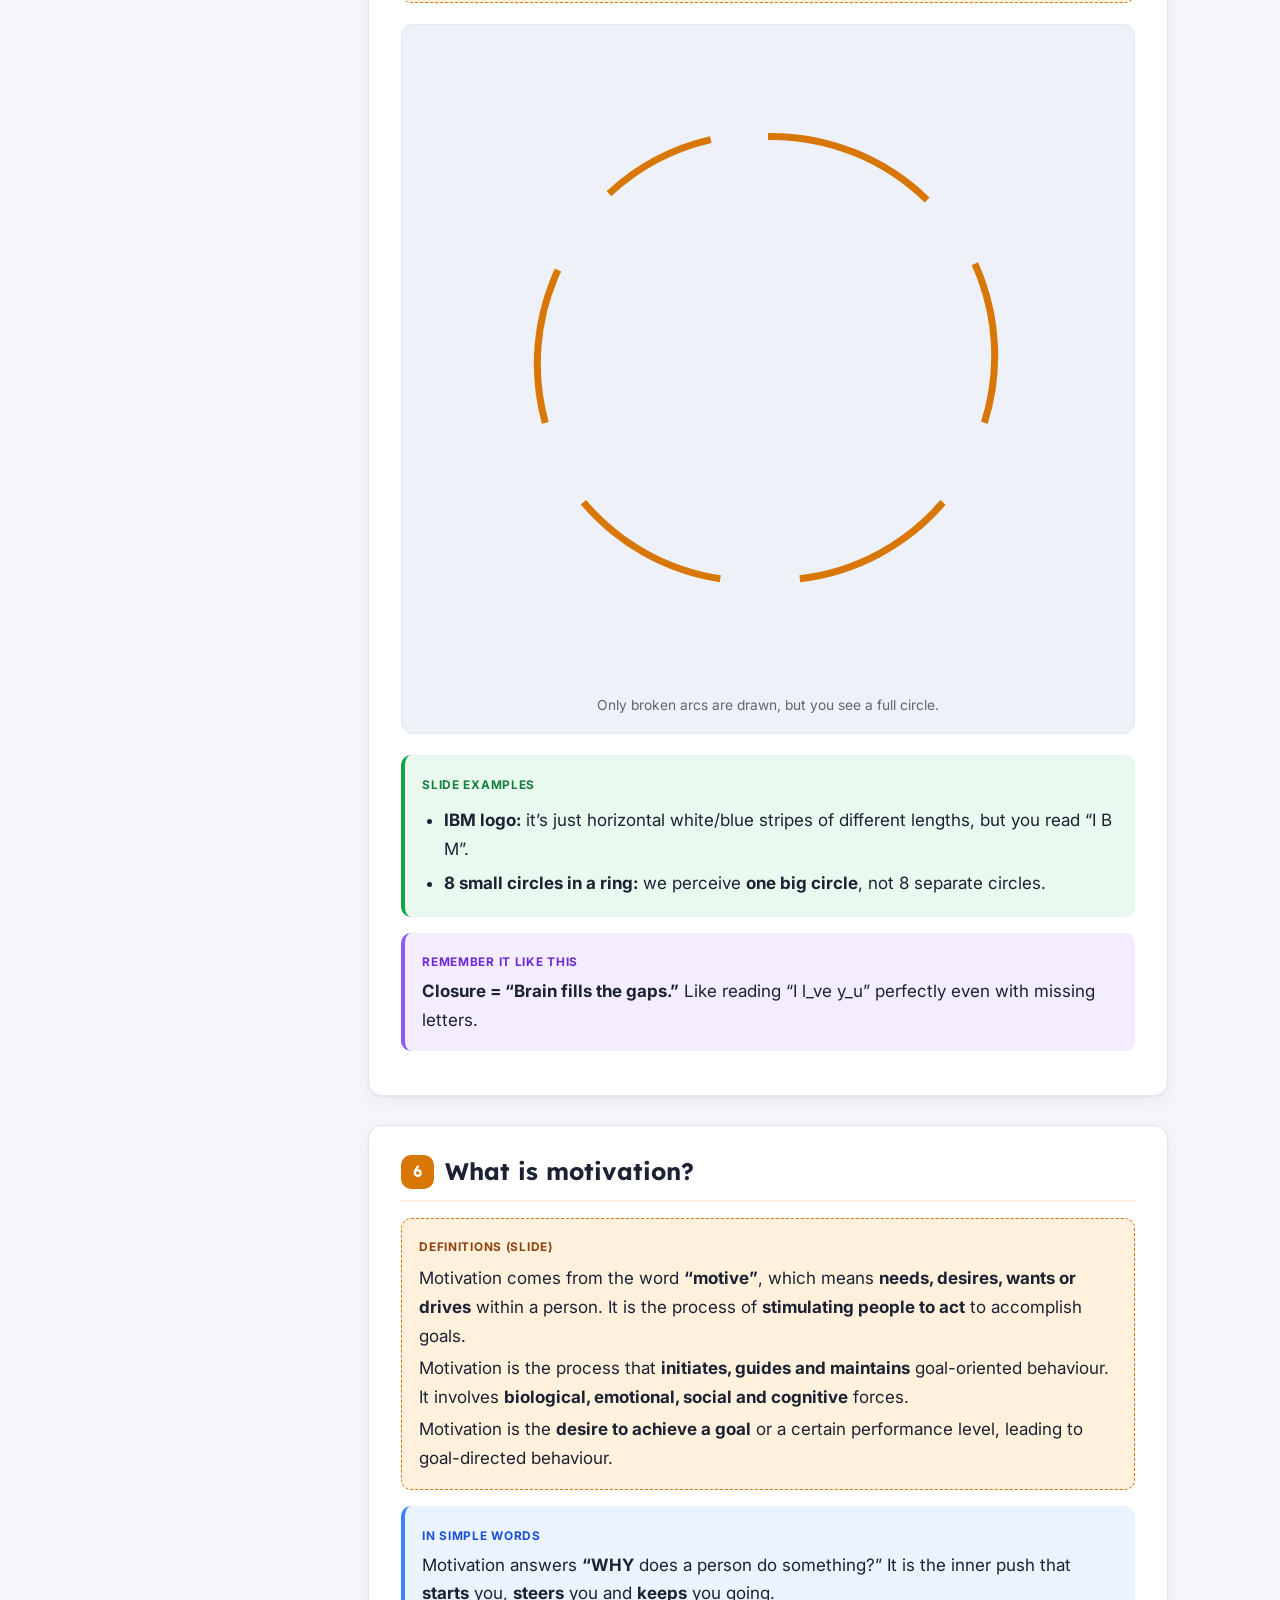
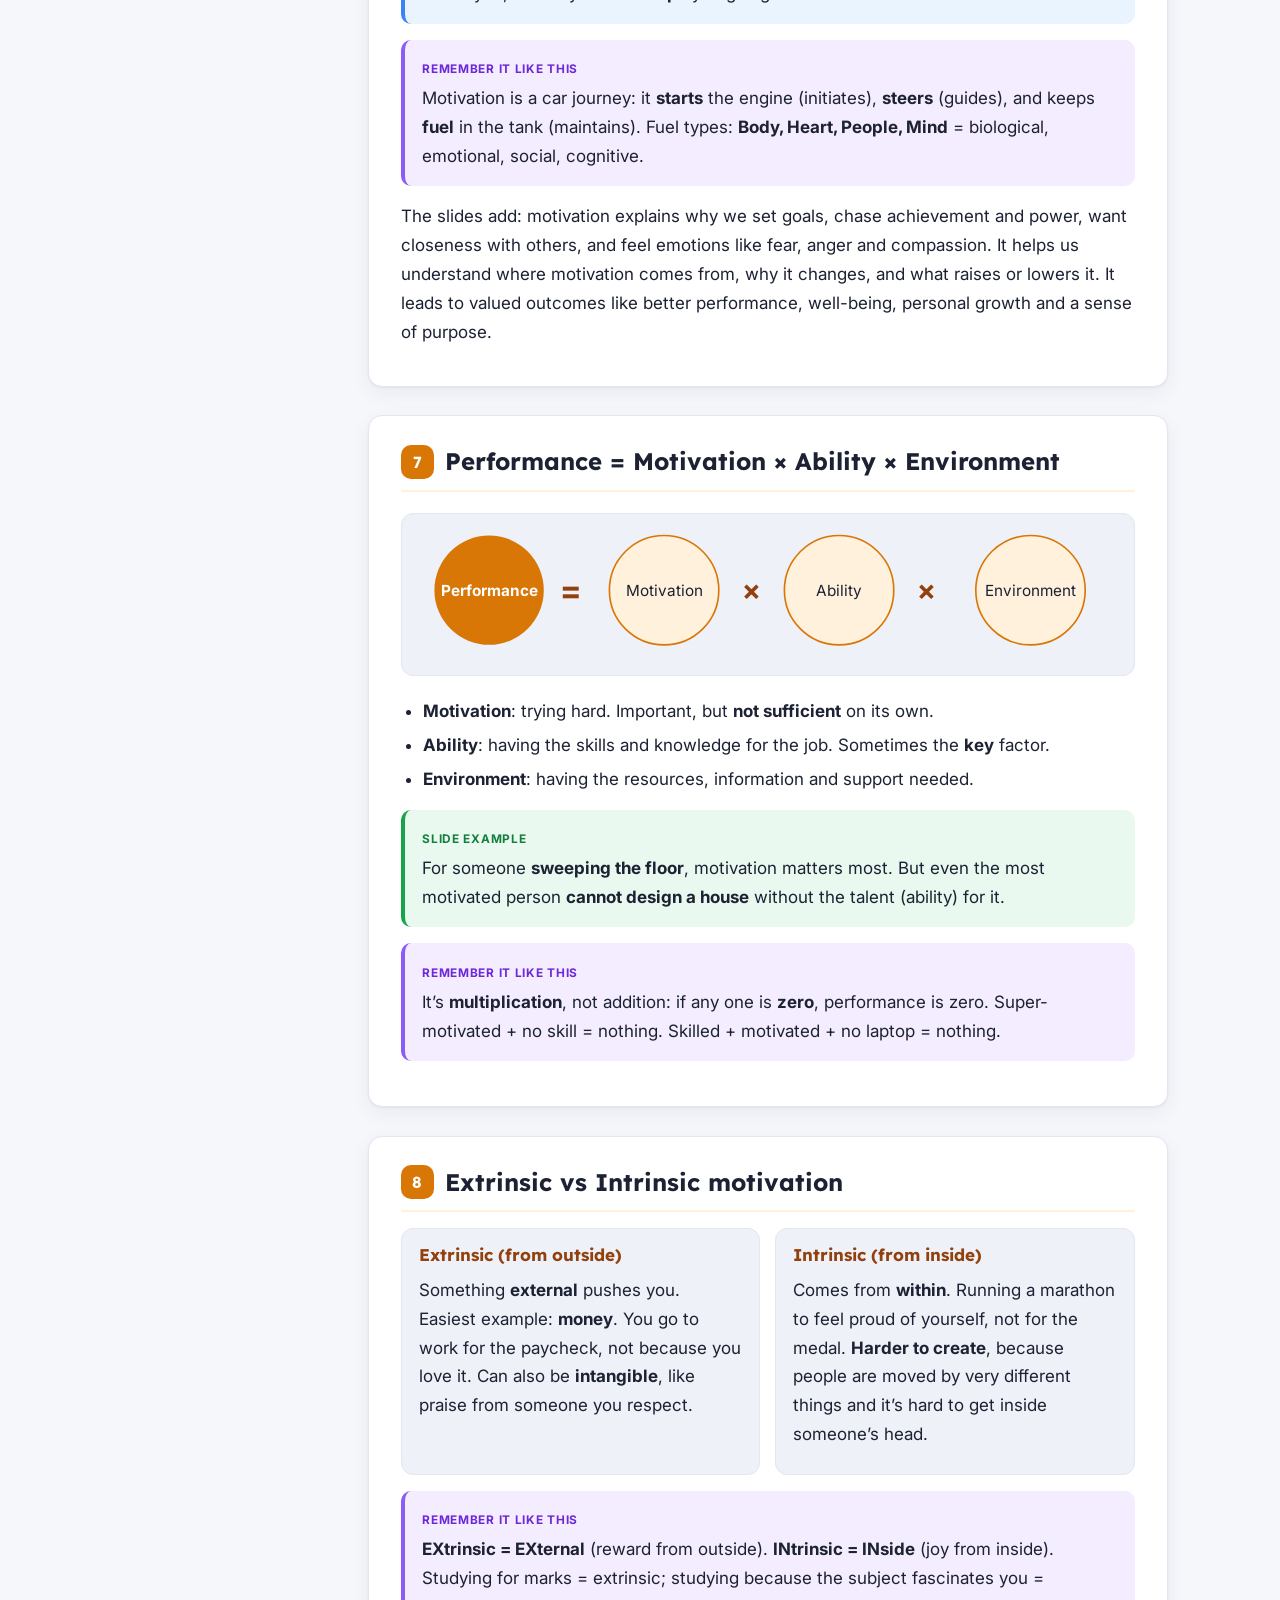
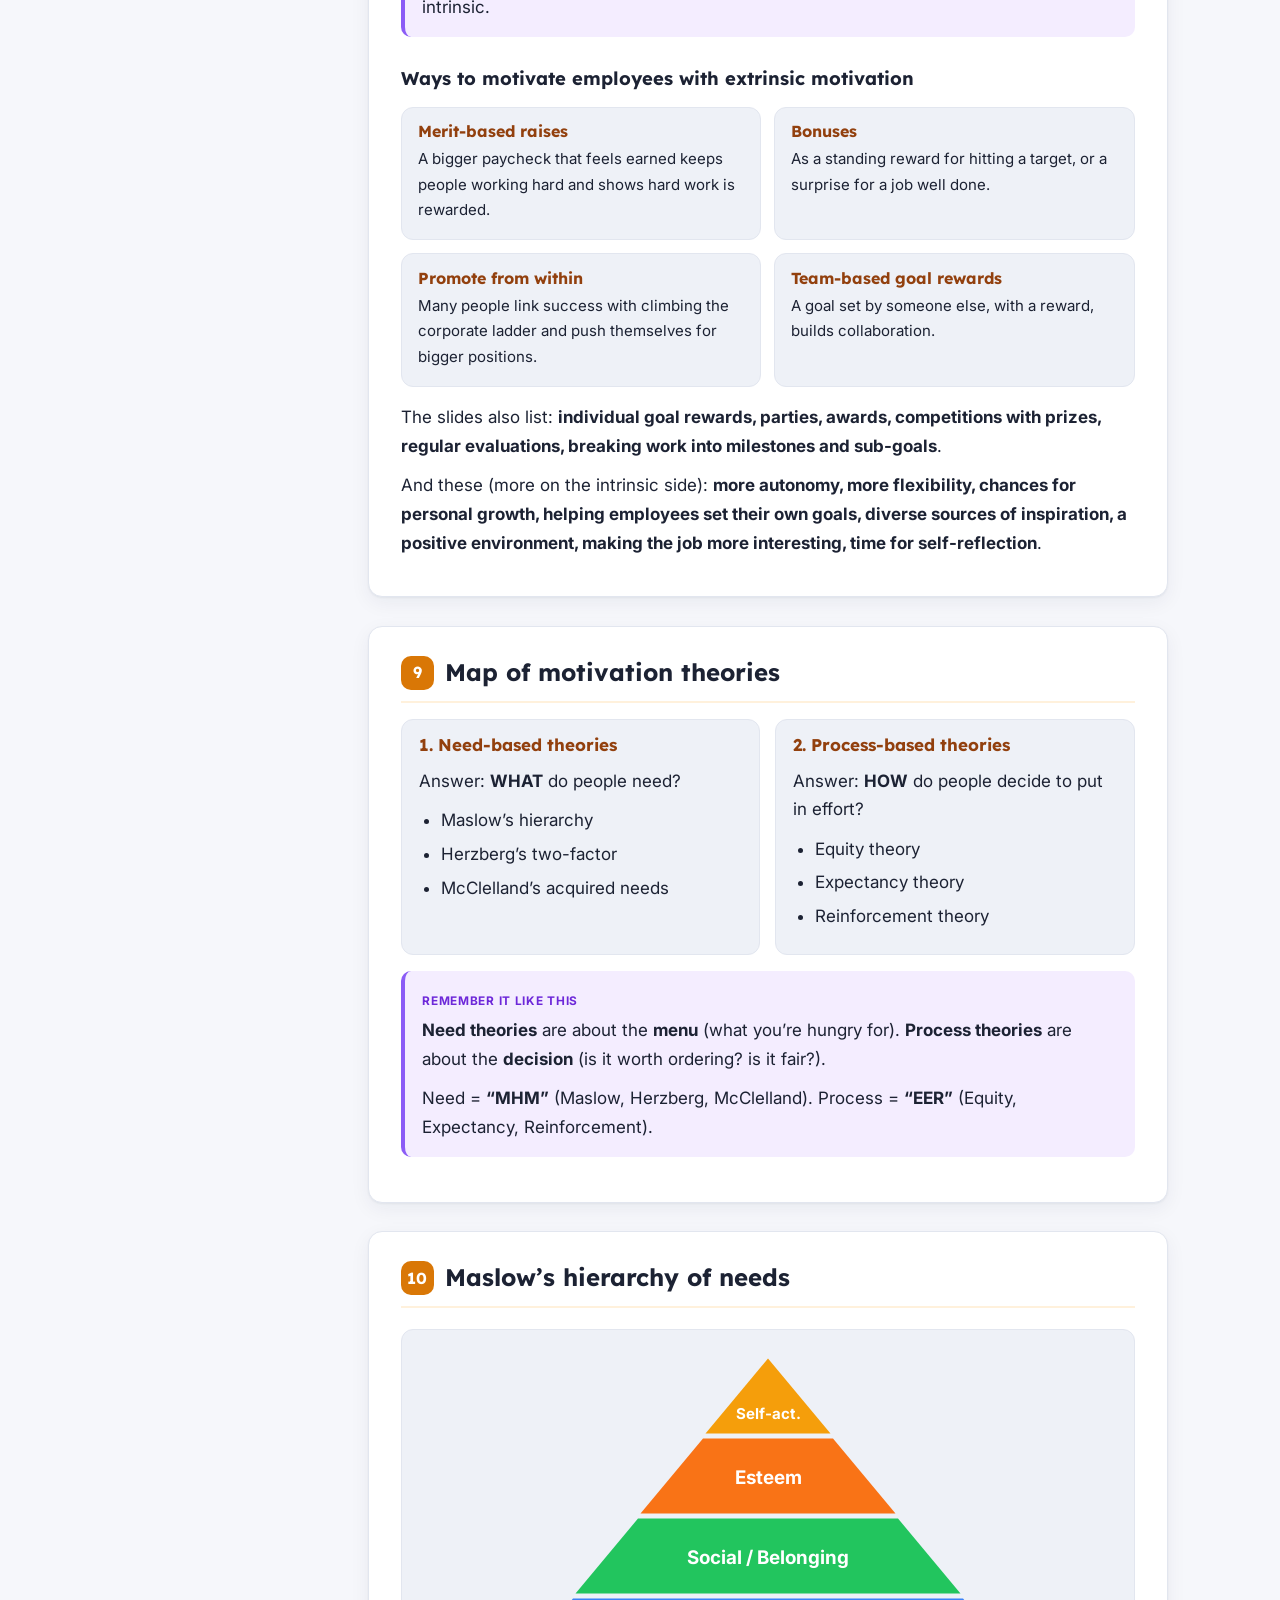
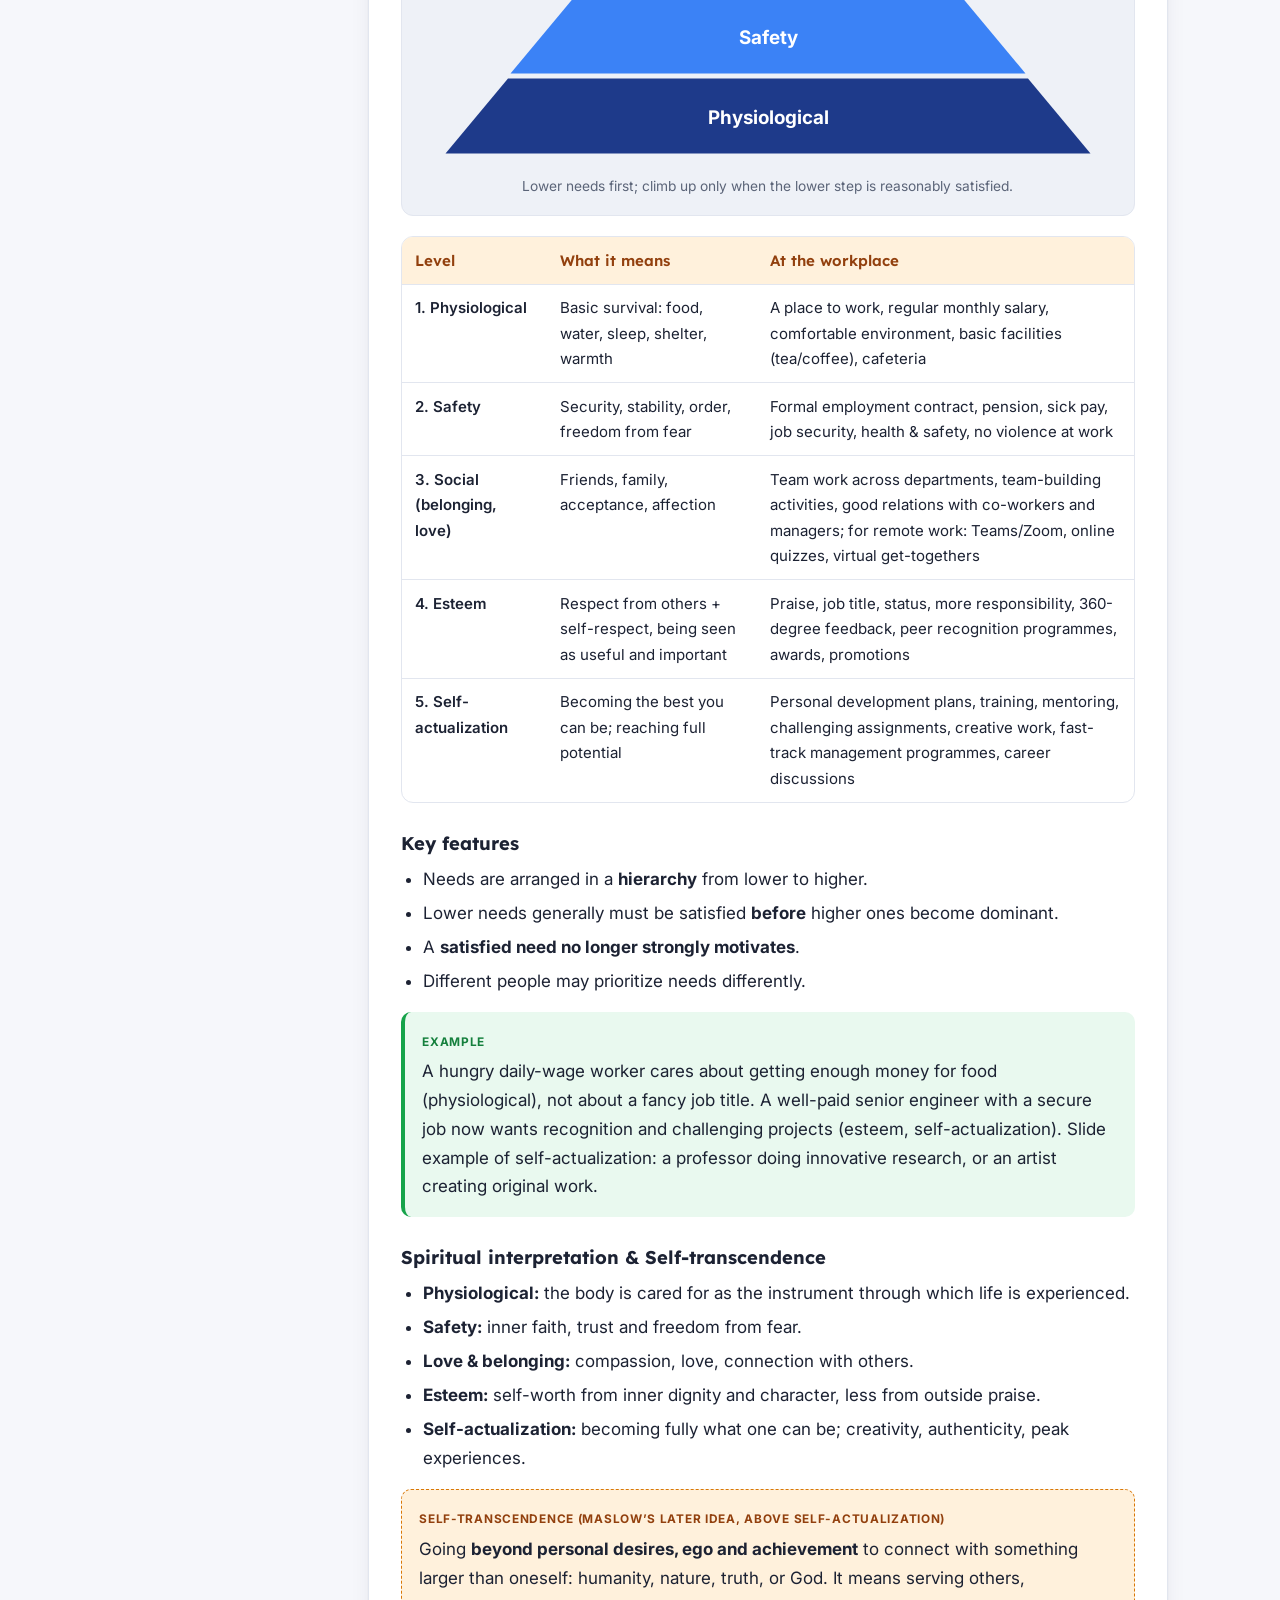
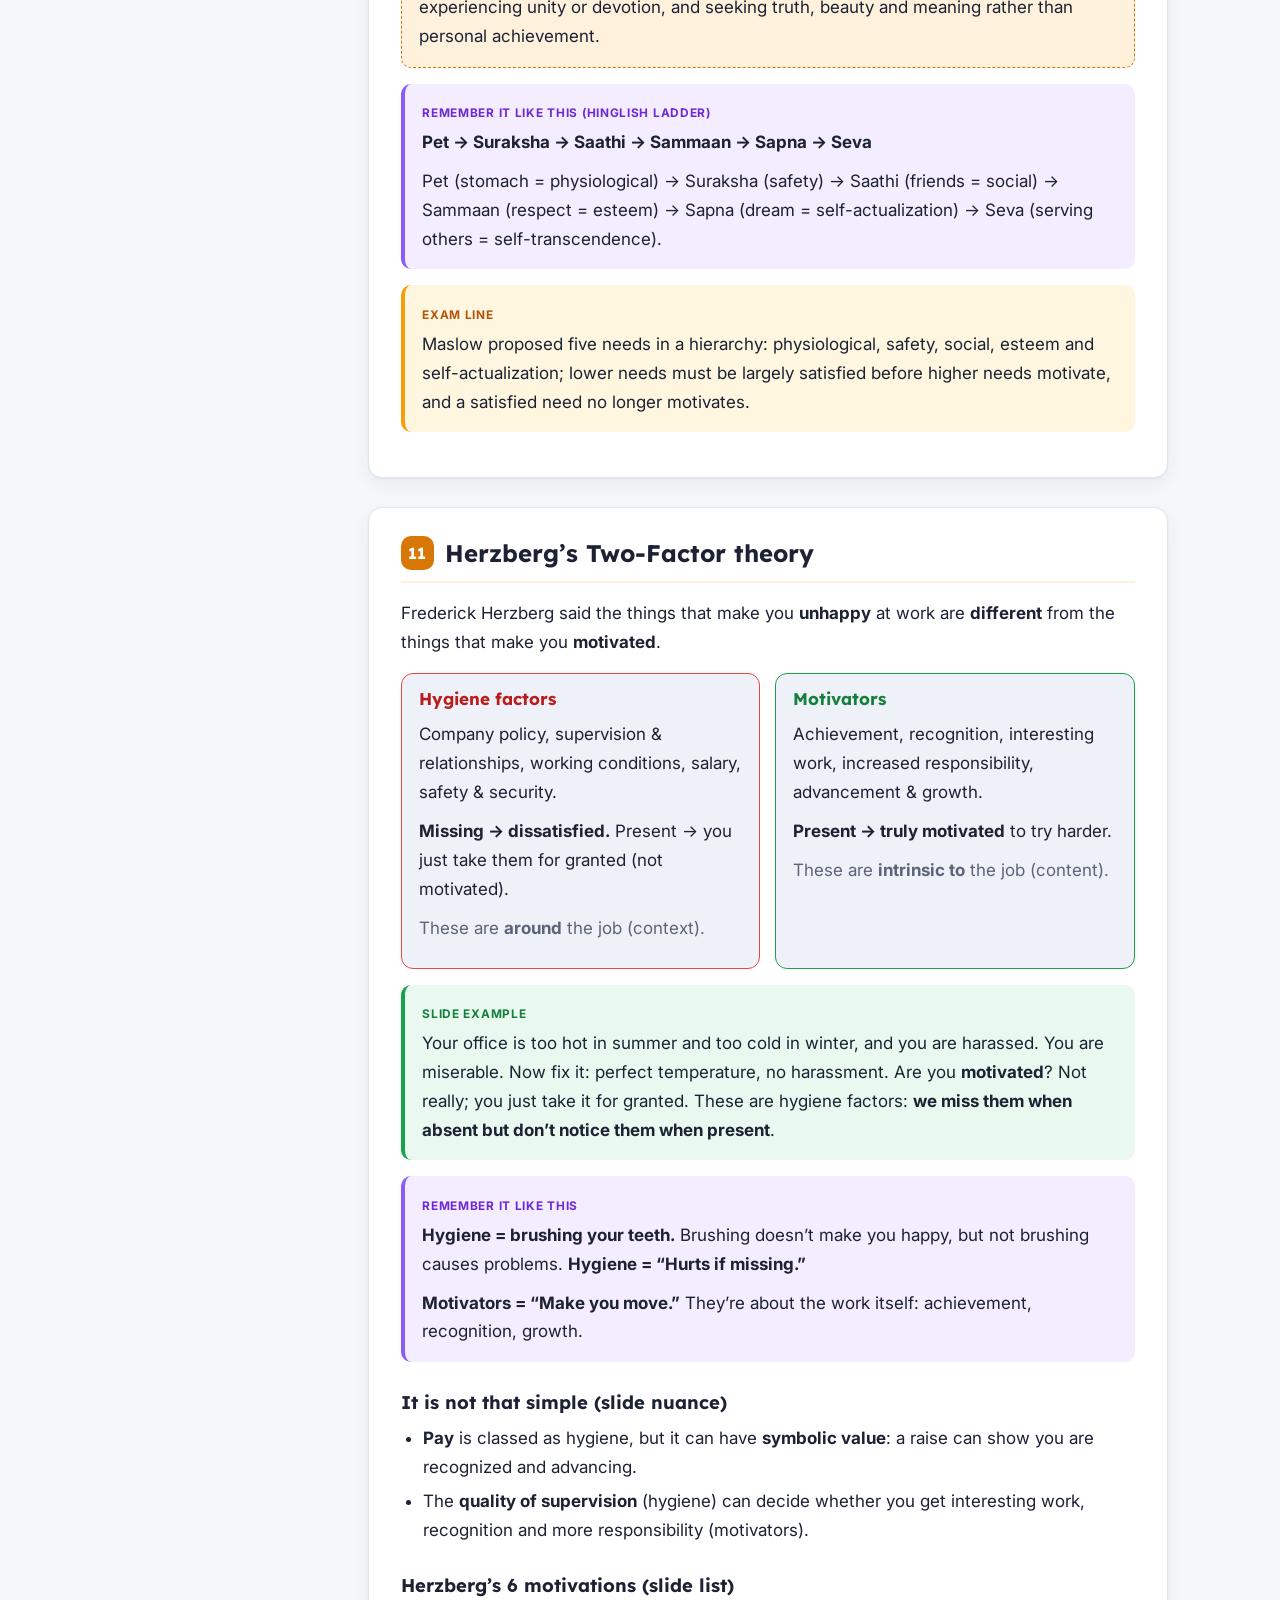
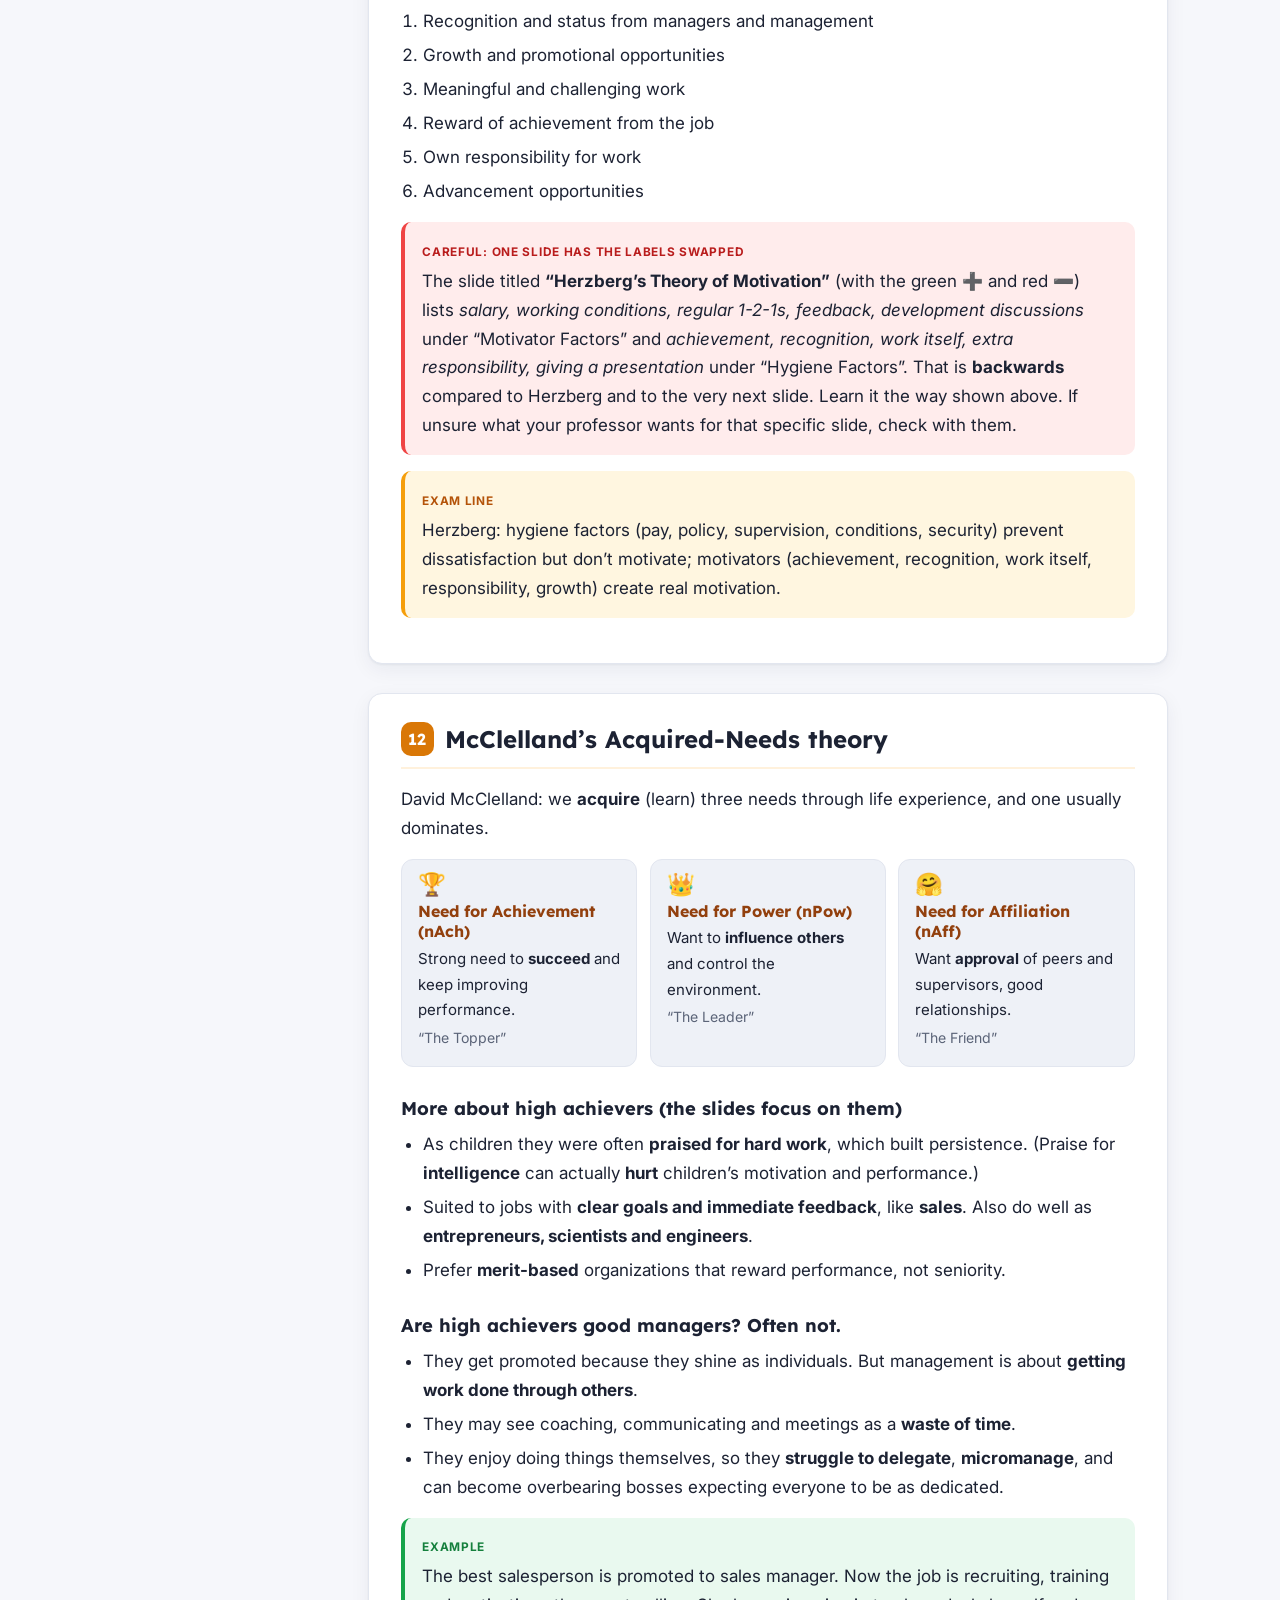
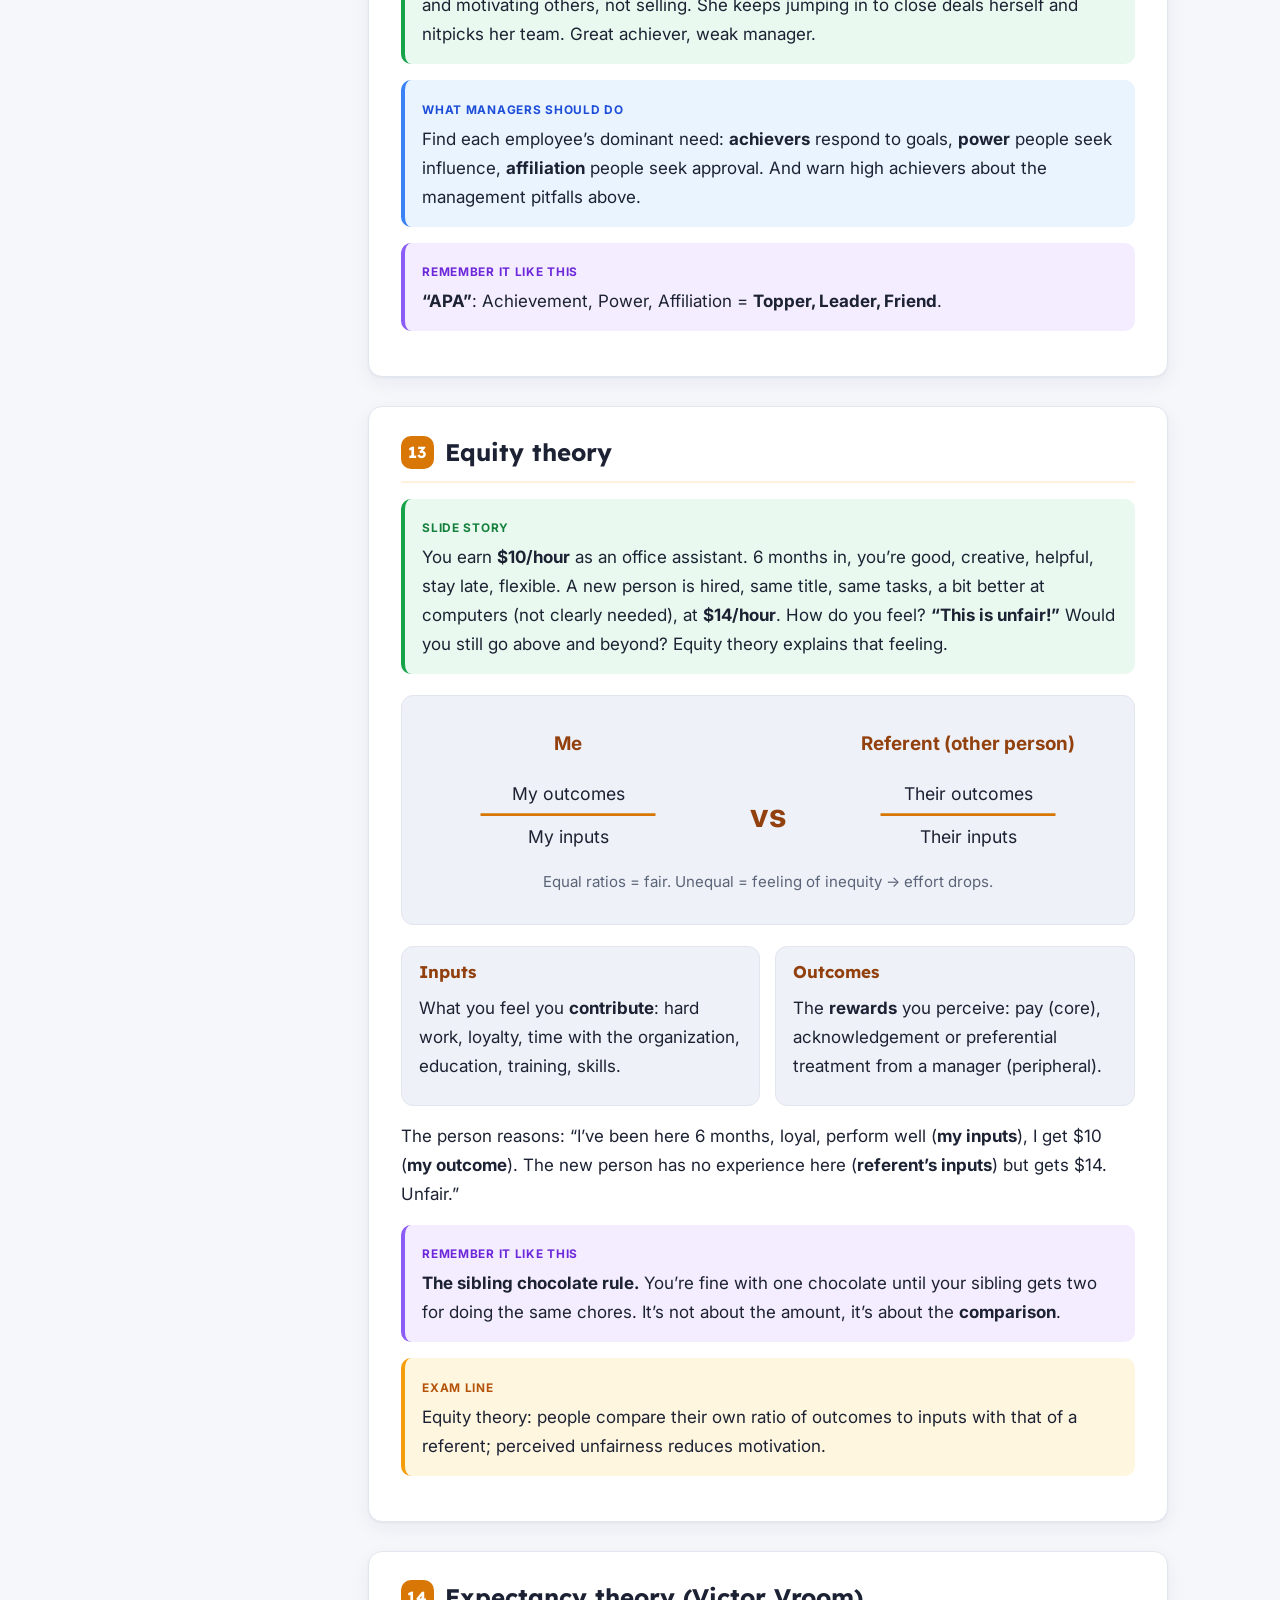
<file: motivation.html>
<!DOCTYPE html>
<html lang="en">
<head>
<meta charset="utf-8">
<meta name="viewport" content="width=device-width, initial-scale=1">
<title>Motivation, Learning &amp; Perception · OB Notes</title>
<link rel="icon" href="assets/favicon.svg" type="image/svg+xml">
<link rel="icon" href="assets/favicon-32.png" sizes="32x32" type="image/png">
<link rel="apple-touch-icon" href="assets/apple-touch-icon.png">
<link rel="preconnect" href="https://fonts.googleapis.com">
<link rel="preconnect" href="https://fonts.gstatic.com" crossorigin>
<link href="https://fonts.googleapis.com/css2?family=Inter:wght@400;500;600;700&family=Lexend:wght@500;600;700&display=swap" rel="stylesheet">
<script>(function(){var t;try{t=localStorage.getItem("ob-theme")}catch(e){}if(!t)t=window.matchMedia&&matchMedia("(prefers-color-scheme: dark)").matches?"dark":"light";document.documentElement.setAttribute("data-theme",t)})();</script>
<link rel="stylesheet" href="assets/style.css">
<script src="assets/app.js" defer></script>
</head>
<body class="ch-motiv">
<div class="progress"></div>
<header class="topbar">
  <a class="brand" href="index.html"><img src="assets/favicon.svg" alt="">OB Notes</a>
  <nav class="topnav">
    <a href="group.html">Groups &amp; DM</a>
    <a href="motivation.html" class="active">Motivation, Learning, Perception</a>
    <a href="communication.html">Communication</a>
  </nav>
  <button class="theme-btn" id="themeBtn" aria-label="Toggle theme">🌙</button>
</header>

<section class="hero"><div class="hero-in">
  <div class="crumb"><a href="index.html">Home</a> / PDF 2</div>
  <h1>Motivation, Learning &amp; Perception</h1>
  <p>Chapter 2, Individual Behaviour: how we <b>see</b> the world (perception), what makes us <b>move</b> (motivation), and how we <b>change</b> with experience (learning).</p>
  <a class="mcq-cta" href="mcq-motivation.html">📝 Practice the MCQs for this PDF</a>
</div></section>

<div class="layout">
<aside class="toc">
  <div class="toc-title">Topics</div>
  <ol>
    <li><a href="#perception">What is perception</a></li>
    <li><a href="#figure-ground">Figure-ground &amp; Prägnanz</a></li>
    <li><a href="#proximity">Law of proximity</a></li>
    <li><a href="#similarity">Law of similarity</a></li>
    <li><a href="#closure">Law of closure</a></li>
    <li><a href="#motivation">What is motivation</a></li>
    <li><a href="#performance">Performance formula</a></li>
    <li><a href="#types">Extrinsic vs intrinsic</a></li>
    <li><a href="#theories">Map of theories</a></li>
    <li><a href="#maslow">Maslow’s hierarchy</a></li>
    <li><a href="#herzberg">Herzberg two-factor</a></li>
    <li><a href="#mcclelland">McClelland acquired needs</a></li>
    <li><a href="#equity">Equity theory</a></li>
    <li><a href="#expectancy">Expectancy theory</a></li>
    <li><a href="#reinforcement">Reinforcement theory</a></li>
    <li><a href="#learning">What is learning</a></li>
    <li><a href="#classical">Classical conditioning</a></li>
    <li><a href="#operant">Operant conditioning</a></li>
    <li><a href="#social">Social learning</a></li>
    <li><a href="#shaping">Shaping behaviour</a></li>
    <li><a href="#revise">Quick revision &amp; self-test</a></li>
  </ol>
</aside>

<main class="content">
<details class="toc-mobile"><summary>📑 Jump to a topic</summary>
  <ol>
    <li><a href="#perception">Perception</a></li><li><a href="#figure-ground">Figure-ground</a></li><li><a href="#proximity">Proximity</a></li><li><a href="#similarity">Similarity</a></li><li><a href="#closure">Closure</a></li><li><a href="#motivation">Motivation</a></li><li><a href="#performance">Performance formula</a></li><li><a href="#types">Extrinsic vs intrinsic</a></li><li><a href="#theories">Theories map</a></li><li><a href="#maslow">Maslow</a></li><li><a href="#herzberg">Herzberg</a></li><li><a href="#mcclelland">McClelland</a></li><li><a href="#equity">Equity</a></li><li><a href="#expectancy">Expectancy</a></li><li><a href="#reinforcement">Reinforcement</a></li><li><a href="#learning">Learning</a></li><li><a href="#classical">Classical conditioning</a></li><li><a href="#operant">Operant conditioning</a></li><li><a href="#social">Social learning</a></li><li><a href="#shaping">Shaping</a></li><li><a href="#revise">Revision</a></li>
  </ol>
</details>

<!-- ============ PERCEPTION ============ -->
<section class="topic" id="perception">
  <h2><span class="n">1</span>What is perception?</h2>
  <div class="def"><span class="lbl">Definition (standard textbook)</span><p><b>Perception</b> is the process by which we <b>organize and interpret</b> what our senses pick up, to give meaning to our surroundings.</p></div>
  <div class="box simple"><span class="lbl">In simple words</span><p>Your eyes only collect light. Your <b>brain decides what it means</b>. Two people can look at the same thing and “see” different things. That is perception.</p></div>
  <p>The PDF opens with optical illusions to prove this:</p>
  <div class="grid">
    <div class="mini"><span class="ic">🐘</span><h4>“How many legs does this elephant have?”</h4><p>The legs and the gaps between them are drawn so cleverly that you can’t count them. Your brain keeps switching.</p></div>
    <div class="mini"><span class="ic">👵</span><h4>Old woman or young girl?</h4><p>One picture, two people. <b>Hint from slide:</b> the old woman’s <b>nose</b> is the young girl’s <b>chin</b>.</p></div>
    <div class="mini"><span class="ic">🌀</span><h4>Other illusions</h4><p>A spinning circle that isn’t moving, a triangle that isn’t drawn, dots that appear in a grid, faces hidden in paintings and clouds.</p></div>
  </div>
  <div class="box eg"><span class="lbl">Why this matters at work</span><p>A manager sees an employee leaving at 6 pm sharp as “lazy”; another sees “efficient, finishes on time”. Same fact, different perception. Decisions about people depend on perception, not just facts.</p></div>
  <p>The slides then show the <b>Gestalt principles</b> (German “Gestalt” = whole form): rules our brain uses to organize what it sees into meaningful wholes.</p>
  <div class="box trick"><span class="lbl">Remember the 4 Gestalt laws in the PDF</span><p><b>F-P-S-C</b>: <b>F</b>igure-ground, <b>P</b>roximity, <b>S</b>imilarity, <b>C</b>losure. Think “<b>F</b>riends <b>P</b>lay <b>S</b>ame <b>C</b>ricket”.</p></div>
</section>

<section class="topic" id="figure-ground">
  <h2><span class="n">2</span>Figure-ground (and the Law of Prägnanz)</h2>
  <div class="box simple"><span class="lbl">In simple words</span><p>Your brain splits any scene into a <b>figure</b> (the main thing you focus on) and the <b>ground</b> (background). Some images are designed so both can be the figure, so the picture “flips”.</p></div>
  <figure class="dia">
    <svg viewBox="0 0 300 200" role="img" aria-label="Rubin vase">
      <rect x="0" y="0" width="300" height="200" class="s-fill"/>
      <path d="M95 10 H205 C205 40 175 50 175 70 C175 85 190 90 190 105 C190 120 170 125 170 140 C170 160 200 170 210 190 H90 C100 170 130 160 130 140 C130 125 110 120 110 105 C110 90 125 85 125 70 C125 50 95 40 95 10 Z" style="fill:var(--card)"/>
    </svg>
    <figcaption>Rubin’s vase (shown on the slide): look at the light shape and it’s a <b>vase</b>; look at the dark sides and it’s <b>two faces</b>.</figcaption>
  </figure>
  <p>The slides show famous logos built on this:</p>
  <ul>
    <li><b>visitnorway.com logo</b> (slide title: Law of Prägnanz, figure-ground)</li>
    <li><b>GNOME desktop logo</b>: a foot whose shape also forms the letter G</li>
    <li><b>Macintosh (Mac) logo</b>: a front face and a side profile share the same outline</li>
  </ul>
  <div class="def"><span class="lbl">Law of Prägnanz</span><p>Also called the law of <b>simplicity</b> or “good figure”: we see things in the <b>simplest, most stable form</b> possible.</p></div>
  <div class="box exam"><span class="lbl">Exam line</span><p>Figure-ground: we perceive an object (figure) as standing out from its background (ground); in reversible images such as Rubin’s vase, figure and ground can swap.</p></div>
</section>

<section class="topic" id="proximity">
  <h2><span class="n">3</span>Law of proximity</h2>
  <div class="def"><span class="lbl">Definition</span><p>Objects that are <b>close to each other</b> are seen as forming a <b>group</b>.</p></div>
  <figure class="dia">
    <svg viewBox="0 0 360 120" role="img" aria-label="Proximity">
      <g class="s-fill"><circle cx="30" cy="40" r="10"/><circle cx="60" cy="40" r="10"/><circle cx="30" cy="80" r="10"/><circle cx="60" cy="80" r="10"/>
      <circle cx="160" cy="40" r="10"/><circle cx="190" cy="40" r="10"/><circle cx="160" cy="80" r="10"/><circle cx="190" cy="80" r="10"/>
      <circle cx="290" cy="40" r="10"/><circle cx="320" cy="40" r="10"/><circle cx="290" cy="80" r="10"/><circle cx="320" cy="80" r="10"/></g>
    </svg>
    <figcaption>12 identical dots, but you see 3 groups of 4, only because of the spacing.</figcaption>
  </figure>
  <div class="box eg"><span class="lbl">Slide example: MTV Europe Music Awards 2002</span><p>The MTV logo and the Europe Music Awards logo sit together in the <b>top left</b>; the sponsors’ logos (D&amp;G, Vodafone, Foot Locker, American Express) sit together in the <b>bottom right</b>. White space between them tells you “organisers” vs “sponsors” without a single word.</p></div>
  <div class="box trick"><span class="lbl">Remember it like this</span><p><b>Proximity = “Near means together.”</b> People sitting at the same table in a café look like one group.</p></div>
</section>

<section class="topic" id="similarity">
  <h2><span class="n">4</span>Law of similarity</h2>
  <div class="def"><span class="lbl">Definition</span><p>Elements that are <b>similar to each other</b> (shape, colour, size) are grouped together and seen as a unit.</p></div>
  <figure class="dia">
    <svg viewBox="0 0 330 170" role="img" aria-label="Similarity">
      <g class="s-acc" stroke-width="2.5">
        <circle cx="40" cy="25" r="11"/><circle cx="100" cy="25" r="11"/><circle cx="160" cy="25" r="11"/><circle cx="220" cy="25" r="11"/><circle cx="280" cy="25" r="11"/>
        <circle cx="40" cy="105" r="11"/><circle cx="100" cy="105" r="11"/><circle cx="160" cy="105" r="11"/><circle cx="220" cy="105" r="11"/><circle cx="280" cy="105" r="11"/>
      </g>
      <g class="s-line" stroke-width="2.5">
        <path d="M29 75 L40 54 L51 75Z"/><path d="M89 75 L100 54 L111 75Z"/><path d="M149 75 L160 54 L171 75Z"/><path d="M209 75 L220 54 L231 75Z"/><path d="M269 75 L280 54 L291 75Z"/>
        <path d="M29 155 L40 134 L51 155Z"/><path d="M89 155 L100 134 L111 155Z"/><path d="M149 155 L160 134 L171 155Z"/><path d="M209 155 L220 134 L231 155Z"/><path d="M269 155 L280 134 L291 155Z"/>
      </g>
    </svg>
    <figcaption>Slide example: you see <b>rows</b> of circles and rows of triangles, not columns, because similar shapes group together.</figcaption>
  </figure>
  <div class="box trick"><span class="lbl">Remember it like this</span><p><b>Similarity = “Same looks, same group.”</b> In a stadium you instantly see fans of one team as one block because they wear the same jersey colour.</p></div>
</section>

<section class="topic" id="closure">
  <h2><span class="n">5</span>Law of closure</h2>
  <div class="def"><span class="lbl">Definition</span><p>We mentally <b>close up or complete</b> objects that are <b>not actually complete</b>.</p></div>
  <figure class="dia">
    <svg viewBox="0 0 220 200" role="img" aria-label="Closure">
      <g class="s-acc" stroke-width="5">
        <path d="M110 30 A70 70 0 0 1 160 50"/><path d="M175 70 A70 70 0 0 1 178 120"/><path d="M165 145 A70 70 0 0 1 120 169"/><path d="M95 169 A70 70 0 0 1 52 145"/><path d="M40 120 A70 70 0 0 1 44 72"/><path d="M60 48 A70 70 0 0 1 92 31"/>
      </g>
    </svg>
    <figcaption>Only broken arcs are drawn, but you see a full circle.</figcaption>
  </figure>
  <div class="box eg"><span class="lbl">Slide examples</span>
    <ul>
      <li><b>IBM logo:</b> it’s just horizontal white/blue stripes of different lengths, but you read “I B M”.</li>
      <li><b>8 small circles in a ring:</b> we perceive <b>one big circle</b>, not 8 separate circles.</li>
    </ul>
  </div>
  <div class="box trick"><span class="lbl">Remember it like this</span><p><b>Closure = “Brain fills the gaps.”</b> Like reading “I l_ve y_u” perfectly even with missing letters.</p></div>
</section>

<!-- ============ MOTIVATION ============ -->
<section class="topic" id="motivation">
  <h2><span class="n">6</span>What is motivation?</h2>
  <div class="def"><span class="lbl">Definitions (slide)</span>
    <p>Motivation comes from the word <b>“motive”</b>, which means <b>needs, desires, wants or drives</b> within a person. It is the process of <b>stimulating people to act</b> to accomplish goals.</p>
    <p>Motivation is the process that <b>initiates, guides and maintains</b> goal-oriented behaviour. It involves <b>biological, emotional, social and cognitive</b> forces.</p>
    <p>Motivation is the <b>desire to achieve a goal</b> or a certain performance level, leading to goal-directed behaviour.</p>
  </div>
  <div class="box simple"><span class="lbl">In simple words</span><p>Motivation answers <b>“WHY</b> does a person do something?” It is the inner push that <b>starts</b> you, <b>steers</b> you and <b>keeps</b> you going.</p></div>
  <div class="box trick"><span class="lbl">Remember it like this</span><p>Motivation is a car journey: it <b>starts</b> the engine (initiates), <b>steers</b> (guides), and keeps <b>fuel</b> in the tank (maintains). Fuel types: <b>Body, Heart, People, Mind</b> = biological, emotional, social, cognitive.</p></div>
  <p>The slides add: motivation explains why we set goals, chase achievement and power, want closeness with others, and feel emotions like fear, anger and compassion. It helps us understand where motivation comes from, why it changes, and what raises or lowers it. It leads to valued outcomes like better performance, well-being, personal growth and a sense of purpose.</p>
</section>

<section class="topic" id="performance">
  <h2><span class="n">7</span>Performance = Motivation × Ability × Environment</h2>
  <figure class="dia">
    <svg viewBox="0 0 640 110" role="img" aria-label="Performance formula">
      <circle cx="65" cy="55" r="50" class="s-fill"/><text x="65" y="60" text-anchor="middle" class="s-tw">Performance</text>
      <text x="140" y="66" text-anchor="middle" class="s-th" style="font-size:30px">=</text>
      <circle cx="225" cy="55" r="50" class="s-soft"/><text x="225" y="60" text-anchor="middle" class="s-t">Motivation</text>
      <text x="305" y="64" text-anchor="middle" class="s-th" style="font-size:26px">×</text>
      <circle cx="385" cy="55" r="50" class="s-soft"/><text x="385" y="60" text-anchor="middle" class="s-t">Ability</text>
      <text x="465" y="64" text-anchor="middle" class="s-th" style="font-size:26px">×</text>
      <circle cx="560" cy="55" r="50" class="s-soft"/><text x="560" y="60" text-anchor="middle" class="s-t">Environment</text>
    </svg>
  </figure>
  <ul>
    <li><b>Motivation</b>: trying hard. Important, but <b>not sufficient</b> on its own.</li>
    <li><b>Ability</b>: having the skills and knowledge for the job. Sometimes the <b>key</b> factor.</li>
    <li><b>Environment</b>: having the resources, information and support needed.</li>
  </ul>
  <div class="box eg"><span class="lbl">Slide example</span><p>For someone <b>sweeping the floor</b>, motivation matters most. But even the most motivated person <b>cannot design a house</b> without the talent (ability) for it.</p></div>
  <div class="box trick"><span class="lbl">Remember it like this</span><p>It’s <b>multiplication</b>, not addition: if any one is <b>zero</b>, performance is zero. Super-motivated + no skill = nothing. Skilled + motivated + no laptop = nothing.</p></div>
</section>

<section class="topic" id="types">
  <h2><span class="n">8</span>Extrinsic vs Intrinsic motivation</h2>
  <div class="vs">
    <div class="neu"><h4>Extrinsic (from outside)</h4><p>Something <b>external</b> pushes you. Easiest example: <b>money</b>. You go to work for the paycheck, not because you love it. Can also be <b>intangible</b>, like praise from someone you respect.</p></div>
    <div class="neu"><h4>Intrinsic (from inside)</h4><p>Comes from <b>within</b>. Running a marathon to feel proud of yourself, not for the medal. <b>Harder to create</b>, because people are moved by very different things and it’s hard to get inside someone’s head.</p></div>
  </div>
  <div class="box trick"><span class="lbl">Remember it like this</span><p><b>EXtrinsic = EXternal</b> (reward from outside). <b>INtrinsic = INside</b> (joy from inside). Studying for marks = extrinsic; studying because the subject fascinates you = intrinsic.</p></div>
  <h3>Ways to motivate employees with extrinsic motivation</h3>
  <div class="grid">
    <div class="mini"><h4>Merit-based raises</h4><p>A bigger paycheck that feels earned keeps people working hard and shows hard work is rewarded.</p></div>
    <div class="mini"><h4>Bonuses</h4><p>As a standing reward for hitting a target, or a surprise for a job well done.</p></div>
    <div class="mini"><h4>Promote from within</h4><p>Many people link success with climbing the corporate ladder and push themselves for bigger positions.</p></div>
    <div class="mini"><h4>Team-based goal rewards</h4><p>A goal set by someone else, with a reward, builds collaboration.</p></div>
  </div>
  <p>The slides also list: <b>individual goal rewards, parties, awards, competitions with prizes, regular evaluations, breaking work into milestones and sub-goals</b>.</p>
  <p>And these (more on the intrinsic side): <b>more autonomy, more flexibility, chances for personal growth, helping employees set their own goals, diverse sources of inspiration, a positive environment, making the job more interesting, time for self-reflection</b>.</p>
</section>

<section class="topic" id="theories">
  <h2><span class="n">9</span>Map of motivation theories</h2>
  <div class="vs">
    <div class="neu"><h4>1. Need-based theories</h4><p>Answer: <b>WHAT</b> do people need?</p><ul><li>Maslow’s hierarchy</li><li>Herzberg’s two-factor</li><li>McClelland’s acquired needs</li></ul></div>
    <div class="neu"><h4>2. Process-based theories</h4><p>Answer: <b>HOW</b> do people decide to put in effort?</p><ul><li>Equity theory</li><li>Expectancy theory</li><li>Reinforcement theory</li></ul></div>
  </div>
  <div class="box trick"><span class="lbl">Remember it like this</span><p><b>Need theories</b> are about the <b>menu</b> (what you’re hungry for). <b>Process theories</b> are about the <b>decision</b> (is it worth ordering? is it fair?).</p><p>Need = <b>“MHM”</b> (Maslow, Herzberg, McClelland). Process = <b>“EER”</b> (Equity, Expectancy, Reinforcement).</p></div>
</section>

<section class="topic" id="maslow">
  <h2><span class="n">10</span>Maslow’s hierarchy of needs</h2>
  <figure class="dia">
    <svg viewBox="0 0 560 330" role="img" aria-label="Maslow pyramid">
      <path d="M280 10 L330 70 H230 Z" style="fill:#f59e0b"/><text x="280" y="58" text-anchor="middle" fill="#fff" font-size="12" font-weight="700">Self-act.</text>
      <path d="M228 74 H332 L382 134 H178 Z" style="fill:#f97316"/><text x="280" y="110" text-anchor="middle" fill="#fff" font-size="15" font-weight="700">Esteem</text>
      <path d="M176 138 H384 L434 198 H126 Z" style="fill:#22c55e"/><text x="280" y="174" text-anchor="middle" fill="#fff" font-size="15" font-weight="700">Social / Belonging</text>
      <path d="M124 202 H436 L486 262 H74 Z" style="fill:#3b82f6"/><text x="280" y="238" text-anchor="middle" fill="#fff" font-size="15" font-weight="700">Safety</text>
      <path d="M72 266 H488 L538 326 H22 Z" style="fill:#1e3a8a"/><text x="280" y="302" text-anchor="middle" fill="#fff" font-size="15" font-weight="700">Physiological</text>
    </svg>
    <figcaption>Lower needs first; climb up only when the lower step is reasonably satisfied.</figcaption>
  </figure>
  <div class="tbl-wrap"><table>
    <tr><th>Level</th><th>What it means</th><th>At the workplace</th></tr>
    <tr><td>1. Physiological</td><td>Basic survival: food, water, sleep, shelter, warmth</td><td>A place to work, regular monthly salary, comfortable environment, basic facilities (tea/coffee), cafeteria</td></tr>
    <tr><td>2. Safety</td><td>Security, stability, order, freedom from fear</td><td>Formal employment contract, pension, sick pay, job security, health &amp; safety, no violence at work</td></tr>
    <tr><td>3. Social (belonging, love)</td><td>Friends, family, acceptance, affection</td><td>Team work across departments, team-building activities, good relations with co-workers and managers; for remote work: Teams/Zoom, online quizzes, virtual get-togethers</td></tr>
    <tr><td>4. Esteem</td><td>Respect from others + self-respect, being seen as useful and important</td><td>Praise, job title, status, more responsibility, 360-degree feedback, peer recognition programmes, awards, promotions</td></tr>
    <tr><td>5. Self-actualization</td><td>Becoming the best you can be; reaching full potential</td><td>Personal development plans, training, mentoring, challenging assignments, creative work, fast-track management programmes, career discussions</td></tr>
  </table></div>
  <h3>Key features</h3>
  <ul>
    <li>Needs are arranged in a <b>hierarchy</b> from lower to higher.</li>
    <li>Lower needs generally must be satisfied <b>before</b> higher ones become dominant.</li>
    <li>A <b>satisfied need no longer strongly motivates</b>.</li>
    <li>Different people may prioritize needs differently.</li>
  </ul>
  <div class="box eg"><span class="lbl">Example</span><p>A hungry daily-wage worker cares about getting enough money for food (physiological), not about a fancy job title. A well-paid senior engineer with a secure job now wants recognition and challenging projects (esteem, self-actualization). Slide example of self-actualization: a professor doing innovative research, or an artist creating original work.</p></div>
  <h3>Spiritual interpretation &amp; Self-transcendence</h3>
  <ul>
    <li><b>Physiological:</b> the body is cared for as the instrument through which life is experienced.</li>
    <li><b>Safety:</b> inner faith, trust and freedom from fear.</li>
    <li><b>Love &amp; belonging:</b> compassion, love, connection with others.</li>
    <li><b>Esteem:</b> self-worth from inner dignity and character, less from outside praise.</li>
    <li><b>Self-actualization:</b> becoming fully what one can be; creativity, authenticity, peak experiences.</li>
  </ul>
  <div class="def"><span class="lbl">Self-transcendence (Maslow’s later idea, above self-actualization)</span><p>Going <b>beyond personal desires, ego and achievement</b> to connect with something larger than oneself: humanity, nature, truth, or God. It means serving others, experiencing unity or devotion, and seeking truth, beauty and meaning rather than personal achievement.</p></div>
  <div class="box trick"><span class="lbl">Remember it like this (Hinglish ladder)</span>
    <p><b>Pet → Suraksha → Saathi → Sammaan → Sapna → Seva</b></p>
    <p>Pet (stomach = physiological) → Suraksha (safety) → Saathi (friends = social) → Sammaan (respect = esteem) → Sapna (dream = self-actualization) → Seva (serving others = self-transcendence).</p>
  </div>
  <div class="box exam"><span class="lbl">Exam line</span><p>Maslow proposed five needs in a hierarchy: physiological, safety, social, esteem and self-actualization; lower needs must be largely satisfied before higher needs motivate, and a satisfied need no longer motivates.</p></div>
</section>

<section class="topic" id="herzberg">
  <h2><span class="n">11</span>Herzberg’s Two-Factor theory</h2>
  <p class="lead">Frederick Herzberg said the things that make you <b>unhappy</b> at work are <b>different</b> from the things that make you <b>motivated</b>.</p>
  <div class="vs">
    <div class="bad"><h4>Hygiene factors</h4><p>Company policy, supervision &amp; relationships, working conditions, salary, safety &amp; security.</p><p><b>Missing → dissatisfied.</b> Present → you just take them for granted (not motivated).</p><p class="muted">These are <b>around</b> the job (context).</p></div>
    <div class="good"><h4>Motivators</h4><p>Achievement, recognition, interesting work, increased responsibility, advancement &amp; growth.</p><p><b>Present → truly motivated</b> to try harder.</p><p class="muted">These are <b>intrinsic to</b> the job (content).</p></div>
  </div>
  <div class="box eg"><span class="lbl">Slide example</span><p>Your office is too hot in summer and too cold in winter, and you are harassed. You are miserable. Now fix it: perfect temperature, no harassment. Are you <b>motivated</b>? Not really; you just take it for granted. These are hygiene factors: <b>we miss them when absent but don’t notice them when present</b>.</p></div>
  <div class="box trick"><span class="lbl">Remember it like this</span>
    <p><b>Hygiene = brushing your teeth.</b> Brushing doesn’t make you happy, but not brushing causes problems. <b>Hygiene = “Hurts if missing.”</b></p>
    <p><b>Motivators = “Make you move.”</b> They’re about the work itself: achievement, recognition, growth.</p>
  </div>
  <h3>It is not that simple (slide nuance)</h3>
  <ul>
    <li><b>Pay</b> is classed as hygiene, but it can have <b>symbolic value</b>: a raise can show you are recognized and advancing.</li>
    <li>The <b>quality of supervision</b> (hygiene) can decide whether you get interesting work, recognition and more responsibility (motivators).</li>
  </ul>
  <h3>Herzberg’s 6 motivations (slide list)</h3>
  <ol>
    <li>Recognition and status from managers and management</li>
    <li>Growth and promotional opportunities</li>
    <li>Meaningful and challenging work</li>
    <li>Reward of achievement from the job</li>
    <li>Own responsibility for work</li>
    <li>Advancement opportunities</li>
  </ol>
  <div class="box alert"><span class="lbl">Careful: one slide has the labels swapped</span><p>The slide titled <b>“Herzberg’s Theory of Motivation”</b> (with the green ➕ and red ➖) lists <i>salary, working conditions, regular 1-2-1s, feedback, development discussions</i> under “Motivator Factors” and <i>achievement, recognition, work itself, extra responsibility, giving a presentation</i> under “Hygiene Factors”. That is <b>backwards</b> compared to Herzberg and to the very next slide. Learn it the way shown above. If unsure what your professor wants for that specific slide, check with them.</p></div>
  <div class="box exam"><span class="lbl">Exam line</span><p>Herzberg: hygiene factors (pay, policy, supervision, conditions, security) prevent dissatisfaction but don’t motivate; motivators (achievement, recognition, work itself, responsibility, growth) create real motivation.</p></div>
</section>

<section class="topic" id="mcclelland">
  <h2><span class="n">12</span>McClelland’s Acquired-Needs theory</h2>
  <p class="lead">David McClelland: we <b>acquire</b> (learn) three needs through life experience, and one usually dominates.</p>
  <div class="grid">
    <div class="mini"><span class="ic">🏆</span><h4>Need for Achievement (nAch)</h4><p>Strong need to <b>succeed</b> and keep improving performance.</p><p class="ex">“The Topper”</p></div>
    <div class="mini"><span class="ic">👑</span><h4>Need for Power (nPow)</h4><p>Want to <b>influence others</b> and control the environment.</p><p class="ex">“The Leader”</p></div>
    <div class="mini"><span class="ic">🤗</span><h4>Need for Affiliation (nAff)</h4><p>Want <b>approval</b> of peers and supervisors, good relationships.</p><p class="ex">“The Friend”</p></div>
  </div>
  <h3>More about high achievers (the slides focus on them)</h3>
  <ul>
    <li>As children they were often <b>praised for hard work</b>, which built persistence. (Praise for <b>intelligence</b> can actually <b>hurt</b> children’s motivation and performance.)</li>
    <li>Suited to jobs with <b>clear goals and immediate feedback</b>, like <b>sales</b>. Also do well as <b>entrepreneurs, scientists and engineers</b>.</li>
    <li>Prefer <b>merit-based</b> organizations that reward performance, not seniority.</li>
  </ul>
  <h3>Are high achievers good managers? Often <b>not</b>.</h3>
  <ul>
    <li>They get promoted because they shine as individuals. But management is about <b>getting work done through others</b>.</li>
    <li>They may see coaching, communicating and meetings as a <b>waste of time</b>.</li>
    <li>They enjoy doing things themselves, so they <b>struggle to delegate</b>, <b>micromanage</b>, and can become overbearing bosses expecting everyone to be as dedicated.</li>
  </ul>
  <div class="box eg"><span class="lbl">Example</span><p>The best salesperson is promoted to sales manager. Now the job is recruiting, training and motivating others, not selling. She keeps jumping in to close deals herself and nitpicks her team. Great achiever, weak manager.</p></div>
  <div class="box simple"><span class="lbl">What managers should do</span><p>Find each employee’s dominant need: <b>achievers</b> respond to goals, <b>power</b> people seek influence, <b>affiliation</b> people seek approval. And warn high achievers about the management pitfalls above.</p></div>
  <div class="box trick"><span class="lbl">Remember it like this</span><p><b>“APA”</b>: Achievement, Power, Affiliation = <b>Topper, Leader, Friend</b>.</p></div>
</section>

<section class="topic" id="equity">
  <h2><span class="n">13</span>Equity theory</h2>
  <div class="box eg"><span class="lbl">Slide story</span><p>You earn <b>$10/hour</b> as an office assistant. 6 months in, you’re good, creative, helpful, stay late, flexible. A new person is hired, same title, same tasks, a bit better at computers (not clearly needed), at <b>$14/hour</b>. How do you feel? <b>“This is unfair!”</b> Would you still go above and beyond? Equity theory explains that feeling.</p></div>
  <figure class="dia">
    <svg viewBox="0 0 560 150" role="img" aria-label="Equity comparison">
      <text x="120" y="30" text-anchor="middle" class="s-th">Me</text>
      <text x="120" y="70" text-anchor="middle" class="s-t">My outcomes</text>
      <path d="M50 82 H190" class="s-acc"/>
      <text x="120" y="105" text-anchor="middle" class="s-t">My inputs</text>
      <text x="280" y="92" text-anchor="middle" class="s-th" style="font-size:26px">vs</text>
      <text x="440" y="30" text-anchor="middle" class="s-th">Referent (other person)</text>
      <text x="440" y="70" text-anchor="middle" class="s-t">Their outcomes</text>
      <path d="M370 82 H510" class="s-acc"/>
      <text x="440" y="105" text-anchor="middle" class="s-t">Their inputs</text>
      <text x="280" y="140" text-anchor="middle" class="s-ts">Equal ratios = fair. Unequal = feeling of inequity → effort drops.</text>
    </svg>
  </figure>
  <div class="vs">
    <div class="neu"><h4>Inputs</h4><p>What you feel you <b>contribute</b>: hard work, loyalty, time with the organization, education, training, skills.</p></div>
    <div class="neu"><h4>Outcomes</h4><p>The <b>rewards</b> you perceive: pay (core), acknowledgement or preferential treatment from a manager (peripheral).</p></div>
  </div>
  <p>The person reasons: “I’ve been here 6 months, loyal, perform well (<b>my inputs</b>), I get $10 (<b>my outcome</b>). The new person has no experience here (<b>referent’s inputs</b>) but gets $14. Unfair.”</p>
  <div class="box trick"><span class="lbl">Remember it like this</span><p><b>The sibling chocolate rule.</b> You’re fine with one chocolate until your sibling gets two for doing the same chores. It’s not about the amount, it’s about the <b>comparison</b>.</p></div>
  <div class="box exam"><span class="lbl">Exam line</span><p>Equity theory: people compare their own ratio of outcomes to inputs with that of a referent; perceived unfairness reduces motivation.</p></div>
</section>

<section class="topic" id="expectancy">
  <h2><span class="n">14</span>Expectancy theory (Victor Vroom)</h2>
  <p class="lead">Motivation comes from a <b>rational calculation</b>: people weigh up their situation before deciding how much effort to put in.</p>
  <figure class="dia">
    <svg viewBox="0 0 700 190" role="img" aria-label="Expectancy chain">
      <defs><marker id="ar4" viewBox="0 0 10 10" refX="9" refY="5" markerWidth="7" markerHeight="7" orient="auto"><path d="M0,0 L10,5 L0,10 z" class="s-fill"/></marker></defs>
      <rect x="10" y="60" width="150" height="56" rx="10" class="s-fill"/><text x="85" y="94" text-anchor="middle" class="s-tw">Effort</text>
      <rect x="275" y="60" width="150" height="56" rx="10" class="s-soft"/><text x="350" y="94" text-anchor="middle" class="s-t" font-weight="700">Performance</text>
      <rect x="540" y="60" width="150" height="56" rx="10" class="s-soft"/><text x="615" y="94" text-anchor="middle" class="s-t" font-weight="700">Rewards</text>
      <path d="M160 88 H272" class="s-acc" marker-end="url(#ar4)"/><path d="M425 88 H537" class="s-acc" marker-end="url(#ar4)"/>
      <text x="217" y="45" text-anchor="middle" class="s-th">Expectancy</text>
      <text x="482" y="45" text-anchor="middle" class="s-th">Instrumentality</text>
      <text x="615" y="45" text-anchor="middle" class="s-th">Valence</text>
      <text x="217" y="145" text-anchor="middle" class="s-ts">Will my effort lead</text><text x="217" y="160" text-anchor="middle" class="s-ts">to high performance?</text>
      <text x="482" y="145" text-anchor="middle" class="s-ts">Will performance lead</text><text x="482" y="160" text-anchor="middle" class="s-ts">to outcomes/rewards?</text>
      <text x="615" y="145" text-anchor="middle" class="s-ts">Do I find these</text><text x="615" y="160" text-anchor="middle" class="s-ts">outcomes desirable?</text>
    </svg>
    <figcaption>Motivation = Expectancy × Instrumentality × Valence</figcaption>
  </figure>
  <div class="tbl-wrap"><table>
    <tr><th>Part</th><th>Question in your head</th><th>Class example (slide)</th></tr>
    <tr><td>Expectancy</td><td>If I try hard, will I perform well?</td><td>Do you believe effort in a class leads to doing well in it?</td></tr>
    <tr><td>Instrumentality</td><td>If I perform well, will I get rewarded?</td><td>Does a good grade lead to a better job, or approval from instructor, friends, parents?</td></tr>
    <tr><td>Valence</td><td>Do I actually want that reward?</td><td>Do you value the better job or that approval?</td></tr>
  </table></div>
  <div class="box trick"><span class="lbl">Remember it like this</span><p>Three questions: <b>“Can I? → Will I get? → Do I want?”</b> It’s multiplication: if any answer is “no” (zero), motivation is zero.</p></div>
  <h3>How managers can influence each part</h3>
  <div class="grid">
    <div class="mini"><h4>Expectancy</h4><p>Make sure employees have the right skills and knowledge; make the environment support performance; encourage people so they believe effort makes a difference.</p></div>
    <div class="mini"><h4>Instrumentality</h4><p>Link pay and rewards to performance (bonuses, awards, merit pay); tell people about rewards in advance (publicize contests); remove non-performance influences on rewards.</p></div>
    <div class="mini"><h4>Valence</h4><p>Find rewards employees actually value (talk to them, survey them); make sure rewards are seen as fair; give a choice between rewards.</p></div>
  </div>
  <div class="box alert"><span class="lbl">Slide warning: the rotating “employee of the month”</span><p>If the award just rotates among everyone, people stop believing performance is rewarded. This <b>meritless reward</b> can actually reduce the motivation of top performers by <b>eroding instrumentality</b>.</p></div>
</section>

<section class="topic" id="reinforcement">
  <h2><span class="n">15</span>Reinforcement theory</h2>
  <p>Based on <b>Ivan Pavlov’s</b> behavioural conditioning and <b>B. F. Skinner’s</b> operant conditioning (<i>Science and Human Behavior</i>, 1953). Simple idea: <b>behaviour followed by good consequences is repeated; behaviour followed by bad consequences is reduced</b>. We learn like this from infancy; watch a small child exploring.</p>
  <div class="tbl-wrap"><table>
    <tr><th></th><th>Goal: INCREASE good behaviour</th><th>Goal: DECREASE bad behaviour</th></tr>
    <tr><td>ADD something</td><td><b>Positive reinforcement</b><br>Add a pleasant thing<br><span class="muted">Manager praises the employee</span></td><td><b>Punishment</b><br>Add an unpleasant thing<br><span class="muted">Warning for being late; demotion</span></td></tr>
    <tr><td>REMOVE something</td><td><b>Negative reinforcement</b><br>Remove an unpleasant thing<br><span class="muted">Manager stops nagging once report is done</span></td><td><b>Extinction</b><br>Remove the reward<br><span class="muted">Manager ignores the behaviour</span></td></tr>
  </table></div>
  <div class="grid">
    <div class="mini"><h4>➕ Positive reinforcement</h4><p>Positive behaviour → positive consequence. Praise an employee for treating a customer respectfully. If praise comes <b>immediately</b>, they link behaviour and reward and repeat it.</p></div>
    <div class="mini"><h4>➖ Negative reinforcement</h4><p>Positive behaviour → unpleasant thing removed. Nagging continues until the report is done. Kids do chores to stop the nagging. Studying to avoid poor grades. <b>Risk:</b> the person may just avoid the manager instead.</p></div>
    <div class="mini"><h4>🔇 Extinction</h4><p>Negative behaviour → reward taken away. A coworker forwards joke emails because people laugh and reply. <b>Ignore them</b> and they stop. (People rewarded for unethical behaviour do more of it.)</p></div>
    <div class="mini"><h4>⚠️ Punishment</h4><p>Negative behaviour → negative consequence. A warning for being consistently late to work.</p></div>
  </div>
  <div class="box alert"><span class="lbl">Most common confusion</span><p><b>Negative reinforcement is NOT punishment.</b> Any “reinforcement” <b>increases</b> behaviour. “Negative” only means something is <b>taken away</b> (the nagging). Punishment <b>decreases</b> behaviour.</p></div>
  <div class="box trick"><span class="lbl">Remember it like this</span><p><b>Positive/Negative = add/remove</b> (maths sign, not good/bad). <b>Reinforcement = more</b> of the behaviour. <b>Punishment/Extinction = less</b>. Extinction = the behaviour “dies out” like an extinct dinosaur because nobody feeds it attention.</p></div>
</section>

<!-- ============ LEARNING ============ -->
<section class="topic" id="learning">
  <h2><span class="n">16</span>What is learning?</h2>
  <div class="def"><span class="lbl">Definition</span><p><b>Learning:</b> any <b>relatively permanent change in behaviour</b> that occurs as a result of <b>experience</b>.</p></div>
  <p>So learning:</p>
  <ol class="steps">
    <li>Involves <b>change</b></li>
    <li>Is <b>relatively permanent</b></li>
    <li>Is acquired through <b>experience</b></li>
  </ol>
  <div class="box eg"><span class="lbl">Example</span><p>You touched a hot pan once, and now you always use a cloth. That’s learning: a change, it lasts, and it came from experience. Being tired and slow one evening is <b>not</b> learning (temporary).</p></div>
  <div class="box trick"><span class="lbl">Remember it like this</span><p><b>C-P-E: Change, Permanent, Experience.</b> “Learning leaves a mark.”</p></div>
  <p>Four theories / ideas in the slides: <b>classical conditioning, operant conditioning, social learning, shaping</b>.</p>
</section>

<section class="topic" id="classical">
  <h2><span class="n">17</span>Classical conditioning (Pavlov)</h2>
  <div class="def"><span class="lbl">Definition (slide)</span><p>A type of conditioning in which a person <b>responds to a stimulus that would not ordinarily produce such a response</b>.</p></div>
  <h3>First, the English words</h3>
  <div class="tbl-wrap"><table>
    <tr><th>Word</th><th>Simple meaning</th></tr>
    <tr><td>Stimulus</td><td>A <b>trigger</b>: something that happens and makes you react (a smell, a sound, a sight)</td></tr>
    <tr><td>Response</td><td>Your <b>reaction</b> to that trigger</td></tr>
    <tr><td>Unconditioned</td><td><b>Natural, not learned.</b> You are born with it; nobody taught you</td></tr>
    <tr><td>Conditioned</td><td><b>Learned</b> through training or repetition</td></tr>
    <tr><td>Salivation</td><td>Your <b>mouth watering</b></td></tr>
    <tr><td>Meat paste</td><td>Just meat food given to the dog</td></tr>
  </table></div>
  <p>So “unconditioned stimulus” = <b>natural trigger</b>, and “conditioned response” = <b>learned reaction</b>.</p>

  <h3>Pavlov’s dog, step by step</h3>
  <ol class="steps">
    <li><b>Before training:</b> give the dog food and its mouth waters. Nobody taught it this; it’s natural. Food = natural trigger, mouth watering = natural reaction.</li>
    <li><b>Bell alone:</b> ring a bell and nothing happens. A bell means nothing to a dog.</li>
    <li><b>Training:</b> every time food is given, ring the bell at the same moment. Bell + food, bell + food, again and again for many days.</li>
    <li><b>After training:</b> ring <b>only the bell</b>, with no food, and the dog’s mouth <b>still waters</b>. The dog has learned “bell = food is coming”.</li>
  </ol>
  <figure class="dia">
    <svg viewBox="0 0 640 260" role="img" aria-label="Pavlov classical conditioning">
      <defs><marker id="ar5" viewBox="0 0 10 10" refX="9" refY="5" markerWidth="7" markerHeight="7" orient="auto"><path d="M0,0 L10,5 L0,10 z" class="s-fill"/></marker></defs>
      <text x="10" y="22" class="s-th">DURING TRAINING</text>
      <rect x="10" y="35" width="220" height="50" rx="8" class="s-soft"/><text x="120" y="56" text-anchor="middle" class="s-t" font-weight="700">Food (natural trigger)</text><text x="120" y="75" text-anchor="middle" class="s-ts">unconditioned stimulus</text>
      <rect x="10" y="95" width="220" height="50" rx="8" class="s-box"/><text x="120" y="116" text-anchor="middle" class="s-t" font-weight="700">+ Bell rung together</text><text x="120" y="135" text-anchor="middle" class="s-ts">will become conditioned stimulus</text>
      <path d="M232 90 H395" class="s-acc" marker-end="url(#ar5)"/>
      <rect x="400" y="65" width="220" height="50" rx="8" class="s-soft"/><text x="510" y="86" text-anchor="middle" class="s-t" font-weight="700">Mouth waters</text><text x="510" y="105" text-anchor="middle" class="s-ts">unconditioned response</text>
      <text x="10" y="180" class="s-th">AFTER MANY REPEATS</text>
      <rect x="10" y="195" width="220" height="50" rx="8" class="s-fill"/><text x="120" y="216" text-anchor="middle" class="s-tw">Bell alone</text><text x="120" y="235" text-anchor="middle" class="s-tw" style="font-weight:400;font-size:12px">conditioned stimulus</text>
      <path d="M232 220 H395" class="s-acc" marker-end="url(#ar5)"/>
      <rect x="400" y="195" width="220" height="50" rx="8" class="s-fill"/><text x="510" y="216" text-anchor="middle" class="s-tw">Mouth still waters</text><text x="510" y="235" text-anchor="middle" class="s-tw" style="font-weight:400;font-size:12px">conditioned response</text>
    </svg>
    <figcaption>Pavlovian model (slide)</figcaption>
  </figure>
  <div class="tbl-wrap"><table>
    <tr><th>Term</th><th>Simple meaning</th><th>Pavlov’s dog</th><th>Slide’s 2nd example</th></tr>
    <tr><td>Unconditioned stimulus</td><td>Natural trigger</td><td>Food (meat paste)</td><td>Dinner aroma (smell)</td></tr>
    <tr><td>Unconditioned response</td><td>Natural reaction</td><td>Mouth waters at food</td><td>Mouth waters at the smell</td></tr>
    <tr><td>Conditioned stimulus</td><td>Learned trigger (meant nothing before)</td><td>Bell</td><td>6 o’clock news</td></tr>
    <tr><td>Conditioned response</td><td>Learned reaction</td><td>Mouth waters at the bell alone</td><td>Mouth waters when the news starts</td></tr>
  </table></div>
  <div class="box eg"><span class="lbl">The slide’s 2nd example: dinner aroma &amp; 6 o’clock news</span>
    <p>A family eats dinner every evening at exactly 6 o’clock, which is also when the news starts on TV. The <b>smell of dinner</b> makes your mouth water (natural). The <b>news</b> is just a TV programme, nothing to do with food. But for months, the news always starts at the same time as the food smell arrives. One day you’re not even having dinner, the news music starts, and <b>your mouth waters anyway</b>.</p>
    <p>Smell of dinner = Pavlov’s food. 6 o’clock news = Pavlov’s bell.</p>
  </div>
  <div class="box eg"><span class="lbl">Example you already know</span><p>In school, the <b>lunch bell</b> rang every day just before you opened your tiffin. At first it was just a noise. After a few months, the moment it rang you felt hungry, even before seeing any food. The bell became a learned trigger for hunger.</p></div>
  <div class="box trick"><span class="lbl">Remember it like this</span><p>Put something <b>natural</b> together with something <b>neutral</b>, many times. Eventually the <b>neutral thing alone</b> gives the same reaction.</p><p><b>Un-conditioned = un-learned</b> (natural). <b>Conditioned = learned</b>. Classical conditioning is <b>passive</b>: it <b>happens TO you</b>.</p></div>
  <div class="box exam"><span class="lbl">Exam line</span><p>Classical conditioning is learning in which a neutral stimulus (bell), after being repeatedly paired with a natural stimulus (food), starts producing the same response (salivation) on its own.</p></div>
</section>

<section class="topic" id="operant">
  <h2><span class="n">18</span>Operant conditioning (Skinner)</h2>
  <div class="def"><span class="lbl">Definition</span><p>A type of conditioning in which desired <b>voluntary</b> behaviour <b>leads to a reward or prevents a punishment</b>.</p></div>
  <p><b>Key concepts:</b> reflexive (unlearned) behaviour, conditioned (learned) behaviour, reinforcement.</p>
  <div class="box eg"><span class="lbl">Example</span><p>A salesperson gets a commission for every sale, so they choose to make more calls. A student submits on time to avoid a late penalty.</p></div>
  <div class="vs">
    <div class="neu"><h4>Classical</h4><p>Involuntary, reflex. Stimulus comes <b>before</b> the response. <b>Passive</b> (bell → salivate).</p></div>
    <div class="neu"><h4>Operant</h4><p>Voluntary, chosen. Consequence comes <b>after</b> the behaviour. <b>Active</b> (work → bonus).</p></div>
  </div>
  <div class="box trick"><span class="lbl">Remember it like this</span><p><b>Operant = you OPERATE</b> on the world (you choose to act) to get a reward. <b>Classical = it happens to you.</b></p></div>
</section>

<section class="topic" id="social">
  <h2><span class="n">19</span>Social learning theory (Albert Bandura)</h2>
  <div class="def"><span class="lbl">Definition</span><p>People can learn through <b>observation and direct experience</b>: by watching, imitating and <b>modeling</b> others.</p></div>
  <div class="box eg"><span class="lbl">Slide example</span><p>A teacher who is positive and encouraging with students builds their <b>self-efficacy</b>: the belief in one’s own ability to succeed in different situations.</p></div>
  <h3>Modeling (slide)</h3>
  <p>A <b>model</b> is a person or thing considered an excellent example of something (Oxford, 2012). Modeling is learning new information, skills or behaviour <b>through observation</b>.</p>
  <h3>4 processes of social learning</h3>
  <ol class="steps">
    <li><b>Attentional:</b> you must <b>notice</b> the model. We pay attention to attractive, important, similar models.</li>
    <li><b>Retention:</b> you must <b>remember</b> what you saw.</li>
    <li><b>Motor reproduction:</b> you must be able to <b>do</b> it yourself (practice).</li>
    <li><b>Reinforcement (motivation):</b> you must <b>want</b> to do it, usually because it gets rewarded.</li>
  </ol>
  <figure class="dia">
    <svg viewBox="0 0 420 230" role="img" aria-label="Bandura triangle">
      <path d="M210 20 L380 200 L40 200 Z" class="s-soft"/>
      <circle cx="210" cy="130" r="48" class="s-fill"/><text x="210" y="125" text-anchor="middle" class="s-tw" style="font-size:12px">Bandura’s</text><text x="210" y="142" text-anchor="middle" class="s-tw" style="font-size:12px">theory</text>
      <text x="210" y="14" text-anchor="middle" class="s-t" font-weight="700">Behaviour</text>
      <text x="40" y="222" text-anchor="middle" class="s-t" font-weight="700">Personal factors</text>
      <text x="380" y="222" text-anchor="middle" class="s-t" font-weight="700">Environment</text>
    </svg>
    <figcaption>Slide diagram: behaviour, personal factors and environment all influence each other.</figcaption>
  </figure>
  <div class="box trick"><span class="lbl">Remember it like this</span><p>Learning cricket by watching Virat Kohli: you <b>watch</b> (Attention), <b>remember</b> his cover drive (Retention), <b>practice</b> it (Reproduction), and keep doing it because friends cheer (Reinforcement). <b>“Watch, Remember, Copy, Cheer.”</b></p></div>
</section>

<section class="topic" id="shaping">
  <h2><span class="n">20</span>Shaping behaviour &amp; types of reinforcement</h2>
  <div class="def"><span class="lbl">Definition</span><p><b>Shaping:</b> systematically reinforcing <b>each successive step</b> that moves a person closer to the desired response.</p></div>
  <div class="box eg"><span class="lbl">Example</span><p>A new intern is always 30 minutes late. Instead of waiting for perfect punctuality, the manager praises them when they’re 20 min late, then 10, then on time. Small steps, each rewarded.</p></div>
  <h3>Key concepts</h3>
  <ul>
    <li><b>Reinforcement is required</b> to change behaviour.</li>
    <li><b>Some rewards work better</b> than others.</li>
    <li>The <b>timing</b> of reinforcement affects how fast and how permanently we learn.</li>
  </ul>
  <h3>Types of reinforcement (slide definitions)</h3>
  <div class="tbl-wrap"><table>
    <tr><th>Type</th><th>Definition</th></tr>
    <tr><td>Positive reinforcement</td><td>Providing a reward for a desired behaviour.</td></tr>
    <tr><td>Negative reinforcement</td><td>Removing an unpleasant consequence when the desired behaviour occurs.</td></tr>
    <tr><td>Punishment</td><td>Applying an undesirable condition to eliminate an undesirable behaviour.</td></tr>
    <tr><td>Extinction</td><td>Withholding reinforcement of a behaviour to cause it to stop.</td></tr>
  </table></div>
  <div class="box trick"><span class="lbl">Remember it like this</span><p>Shaping is like <b>teaching a puppy to sit</b>: treat for bending legs, treat for half sitting, treat for full sit.</p></div>
</section>

<section class="topic" id="revise">
  <h2><span class="n">21</span>Quick revision &amp; self-test</h2>
  <h3>The whole PDF in 14 lines</h3>
  <ul class="revise">
    <li><b>Perception</b>: organizing and interpreting what we sense; same thing, different views.</li>
    <li><b>Gestalt laws</b>: Figure-ground (Rubin vase, Mac/GNOME/Norway logos), Proximity (MTV awards), Similarity (circles &amp; triangle rows), Closure (IBM logo, 8 circles).</li>
    <li><b>Motivation</b>: from “motive”; initiates, guides, maintains goal-directed behaviour.</li>
    <li><b>Performance = Motivation × Ability × Environment</b>.</li>
    <li><b>Extrinsic</b> = external rewards (money, praise); <b>intrinsic</b> = from inside.</li>
    <li><b>Need theories</b>: Maslow, Herzberg, McClelland. <b>Process theories</b>: Equity, Expectancy, Reinforcement.</li>
    <li><b>Maslow</b>: physiological → safety → social → esteem → self-actualization (+ self-transcendence).</li>
    <li><b>Herzberg</b>: hygiene (pay, policy, conditions) prevent dissatisfaction; motivators (achievement, recognition, growth) motivate.</li>
    <li><b>McClelland</b>: achievement, power, affiliation; high achievers often weak managers.</li>
    <li><b>Equity</b>: compare my outcome/input with others’ ($10 vs $14).</li>
    <li><b>Expectancy (Vroom)</b>: Expectancy × Instrumentality × Valence.</li>
    <li><b>Reinforcement</b>: positive &amp; negative increase behaviour; punishment &amp; extinction decrease it.</li>
    <li><b>Learning</b>: relatively permanent change from experience. Classical (Pavlov, bell), Operant (voluntary → reward).</li>
    <li><b>Social learning (Bandura)</b>: attention, retention, motor reproduction, reinforcement. <b>Shaping</b>: reward each step closer.</li>
  </ul>
  <h3>Test yourself (tap to reveal)</h3>
  <details class="q"><summary>The IBM logo is made of stripes but we read “IBM”. Which law?</summary><div>Law of closure: we complete incomplete shapes.</div></details>
  <details class="q"><summary>In the MTV awards poster, why do we see organisers and sponsors as two groups?</summary><div>Law of proximity: objects close together are seen as a group; white space separates them.</div></details>
  <details class="q"><summary>Why is performance a product (×) and not a sum?</summary><div>Because if motivation, ability or environment is zero, performance is zero no matter how high the others are.</div></details>
  <details class="q"><summary>Is salary a hygiene factor or a motivator in Herzberg?</summary><div>Hygiene factor, though it can have symbolic value as recognition.</div></details>
  <details class="q"><summary>Why may high achievers make poor managers?</summary><div>They see coaching and meetings as a waste of time, struggle to delegate, micromanage and expect everyone to be as dedicated.</div></details>
  <details class="q"><summary>What are expectancy, instrumentality and valence?</summary><div>Expectancy: effort → performance. Instrumentality: performance → reward. Valence: how much the reward is valued.</div></details>
  <details class="q"><summary>How can a rotating employee-of-the-month award hurt motivation?</summary><div>It is not tied to performance, so it erodes instrumentality, especially for top performers.</div></details>
  <details class="q"><summary>A manager stops nagging once the report is submitted. Which type?</summary><div>Negative reinforcement (removing something unpleasant to increase desired behaviour).</div></details>
  <details class="q"><summary>Ignoring a coworker’s joke emails so they stop sending them is…?</summary><div>Extinction: withholding reinforcement so the behaviour stops.</div></details>
  <details class="q"><summary>In the 6 o’clock news example, what is the conditioned stimulus?</summary><div>The 6 o’clock news. Dinner aroma is the unconditioned stimulus; salivation is the response.</div></details>
  <details class="q"><summary>Name the four processes of social learning.</summary><div>Attentional, retention, motor reproduction, reinforcement.</div></details>

  <p><a class="mcq-cta" href="mcq-motivation.html">📝 Now test yourself: MCQs for this PDF →</a></p>
  <div class="next-nav">
    <a href="group.html"><small>← Previous PDF</small>Groups &amp; Decision Making</a>
    <a href="communication.html" style="text-align:right"><small>Next PDF →</small>Communication</a>
  </div>
</section>
</main>
</div>
<button class="to-top" aria-label="Back to top">↑</button>
<footer>OB Notes · PDF 2: Motivation, Learning &amp; Perception</footer>
</body>
</html>
</file>
<file: assets/style.css>
/* ===== OB Notes: shared styles ===== */
:root {
  --bg: #f6f7fb;
  --bg-soft: #eef1f7;
  --card: #ffffff;
  --text: #1c2233;
  --muted: #5b6478;
  --line: #e2e6ef;
  --shadow: 0 1px 2px rgba(20, 30, 60, .05), 0 6px 20px rgba(20, 30, 60, .06);

  --accent: #4f46e5;
  --accent-soft: #eef0ff;
  --accent-ink: #3730a3;

  --simple-bg: #eaf4ff;  --simple-bd: #3b82f6;  --simple-ink: #1d4ed8;
  --eg-bg: #e9f9ef;      --eg-bd: #16a34a;      --eg-ink: #15803d;
  --trick-bg: #f4edff;   --trick-bd: #8b5cf6;   --trick-ink: #6d28d9;
  --exam-bg: #fff6e0;    --exam-bd: #f59e0b;    --exam-ink: #b45309;
  --alert-bg: #ffecec;   --alert-bd: #ef4444;   --alert-ink: #b91c1c;

  --radius: 14px;
  --font-body: "Inter", system-ui, -apple-system, "Segoe UI", Roboto, sans-serif;
  --font-head: "Lexend", "Inter", system-ui, sans-serif;
}

[data-theme="dark"] {
  --bg: #0e1220;
  --bg-soft: #151a2c;
  --card: #171d31;
  --text: #e6e9f2;
  --muted: #9aa3b8;
  --line: #273049;
  --shadow: 0 1px 2px rgba(0, 0, 0, .3), 0 8px 24px rgba(0, 0, 0, .25);

  --accent: #818cf8;
  --accent-soft: #1e2343;
  --accent-ink: #c7cbff;

  --simple-bg: #12233d;  --simple-bd: #60a5fa;  --simple-ink: #93c5fd;
  --eg-bg: #10291c;      --eg-bd: #4ade80;      --eg-ink: #86efac;
  --trick-bg: #221a3d;   --trick-bd: #a78bfa;   --trick-ink: #c4b5fd;
  --exam-bg: #2d230e;    --exam-bd: #fbbf24;    --exam-ink: #fcd34d;
  --alert-bg: #351518;   --alert-bd: #f87171;   --alert-ink: #fca5a5;
}

/* chapter accents */
body.ch-group { --accent: #059669; --accent-soft: #e3f7ef; --accent-ink: #065f46; }
body.ch-motiv { --accent: #d97706; --accent-soft: #fff1dc; --accent-ink: #92400e; }
body.ch-comm  { --accent: #4f46e5; --accent-soft: #eef0ff; --accent-ink: #3730a3; }
[data-theme="dark"] body.ch-group { --accent: #34d399; --accent-soft: #0f2b24; --accent-ink: #a7f3d0; }
[data-theme="dark"] body.ch-motiv { --accent: #fbbf24; --accent-soft: #2d2410; --accent-ink: #fde68a; }
[data-theme="dark"] body.ch-comm  { --accent: #818cf8; --accent-soft: #1e2343; --accent-ink: #c7cbff; }

* { box-sizing: border-box; }
html { scroll-behavior: smooth; scroll-padding-top: 80px; }
body {
  margin: 0;
  background: var(--bg);
  color: var(--text);
  font-family: var(--font-body);
  font-size: 17px;
  line-height: 1.7;
  -webkit-font-smoothing: antialiased;
  transition: background .25s, color .25s;
}
h1, h2, h3, h4 { font-family: var(--font-head); line-height: 1.3; margin: 0 0 .5em; }
h3 { font-size: 1.15rem; margin-top: 1.6em; }
p { margin: .6em 0; }
a { color: var(--accent); }
strong { font-weight: 650; }
ul, ol { padding-left: 1.3em; margin: .5em 0; }
li { margin: .3em 0; }
.muted { color: var(--muted); }
.hl { background: var(--accent-soft); color: var(--accent-ink); padding: 0 .3em; border-radius: 5px; font-weight: 600; }
.key { color: var(--accent); font-weight: 700; }

/* ===== top bar ===== */
.topbar {
  position: sticky; top: 0; z-index: 50;
  display: flex; align-items: center; gap: 1rem;
  padding: .7rem 1.4rem;
  background: color-mix(in srgb, var(--bg) 85%, transparent);
  backdrop-filter: blur(10px);
  border-bottom: 1px solid var(--line);
}
.brand { display: flex; align-items: center; gap: .55rem; font-family: var(--font-head); font-weight: 700; font-size: 1.05rem; color: var(--text); text-decoration: none; }
.brand img { width: 28px; height: 28px; }
.topnav { display: flex; gap: .3rem; margin-left: auto; flex-wrap: wrap; }
.topnav a {
  text-decoration: none; color: var(--muted); font-size: .9rem; font-weight: 500;
  padding: .35rem .7rem; border-radius: 999px;
}
.topnav a:hover { background: var(--bg-soft); color: var(--text); }
.topnav a.active { background: var(--accent-soft); color: var(--accent-ink); }
.theme-btn {
  border: 1px solid var(--line); background: var(--card); color: var(--text);
  width: 38px; height: 38px; border-radius: 10px; cursor: pointer; font-size: 1.05rem;
  display: grid; place-items: center; flex-shrink: 0;
}
.theme-btn:hover { border-color: var(--accent); }
.progress { position: fixed; top: 0; left: 0; height: 3px; width: 0; background: var(--accent); z-index: 60; }

/* ===== home page ===== */
.home-hero { max-width: 980px; margin: 0 auto; padding: 4rem 1.4rem 1.5rem; text-align: center; }
.home-hero h1 { font-size: clamp(2rem, 5vw, 3rem); }
.home-hero p { color: var(--muted); font-size: 1.1rem; max-width: 640px; margin: .5em auto; }
.howto { max-width: 980px; margin: 0 auto 1rem; padding: 0 1.4rem; display: flex; flex-wrap: wrap; gap: .5rem; justify-content: center; }
.chip { font-size: .82rem; font-weight: 600; padding: .25rem .7rem; border-radius: 999px; border: 1.5px solid; }
.chip.simple { background: var(--simple-bg); border-color: var(--simple-bd); color: var(--simple-ink); }
.chip.eg { background: var(--eg-bg); border-color: var(--eg-bd); color: var(--eg-ink); }
.chip.trick { background: var(--trick-bg); border-color: var(--trick-bd); color: var(--trick-ink); }
.chip.exam { background: var(--exam-bg); border-color: var(--exam-bd); color: var(--exam-ink); }
.chip.alert { background: var(--alert-bg); border-color: var(--alert-bd); color: var(--alert-ink); }

.pdf-grid { max-width: 1080px; margin: 2rem auto 4rem; padding: 0 1.4rem; display: grid; grid-template-columns: repeat(auto-fit, minmax(290px, 1fr)); gap: 1.3rem; }
.pdf-card {
  display: flex; flex-direction: column; text-decoration: none; color: var(--text);
  background: var(--card); border: 1px solid var(--line); border-radius: 18px; overflow: hidden;
  box-shadow: var(--shadow); transition: transform .15s, border-color .15s;
}
.pdf-card:hover { transform: translateY(-4px); border-color: var(--c); }
.pdf-card .band { padding: 1.4rem 1.4rem 1.1rem; background: linear-gradient(135deg, var(--c), var(--c2)); color: #fff; }
.pdf-card .band .num { font-size: .8rem; letter-spacing: .08em; opacity: .9; font-weight: 600; }
.pdf-card .band h2 { font-size: 1.35rem; margin: .2em 0 0; }
.pdf-card .body { padding: 1.1rem 1.4rem 1.4rem; flex: 1; display: flex; flex-direction: column; }
.pdf-card ul { margin: 0 0 1rem; padding-left: 1.1em; color: var(--muted); font-size: .93rem; }
.pdf-card .go { margin-top: auto; font-weight: 600; color: var(--c); }
[data-theme="dark"] .pdf-card .go { color: var(--c2); }
.card-group { --c: #059669; --c2: #34d399; }
.card-motiv { --c: #d97706; --c2: #fbbf24; }
.card-comm  { --c: #4f46e5; --c2: #818cf8; }

/* ===== chapter page layout ===== */
.hero { background: linear-gradient(135deg, var(--accent-soft), var(--bg)); border-bottom: 1px solid var(--line); }
.hero-in { max-width: 1180px; margin: 0 auto; padding: 2.6rem 1.4rem 2rem; }
.hero .crumb { font-size: .9rem; color: var(--muted); }
.hero .crumb a { color: var(--muted); }
.hero h1 { font-size: clamp(1.8rem, 4.2vw, 2.6rem); margin: .3em 0 .2em; color: var(--accent-ink); }
.hero p { color: var(--muted); max-width: 720px; margin: 0; }

.layout { max-width: 1180px; margin: 0 auto; padding: 1.8rem 1.4rem 5rem; display: grid; grid-template-columns: 260px minmax(0, 1fr); gap: 2.2rem; }
.toc { position: sticky; top: 76px; align-self: start; max-height: calc(100vh - 96px); overflow: auto; font-size: .9rem; padding-right: .3rem; }
.toc-title { font-family: var(--font-head); font-weight: 700; font-size: .8rem; letter-spacing: .08em; text-transform: uppercase; color: var(--muted); margin-bottom: .5rem; }
.toc ol { list-style: none; padding: 0; margin: 0; counter-reset: t; }
.toc li { margin: 0; }
.toc a {
  display: flex; gap: .55rem; padding: .38rem .6rem; border-radius: 8px;
  color: var(--muted); text-decoration: none; line-height: 1.35; border-left: 3px solid transparent;
}
.toc a::before { counter-increment: t; content: counter(t); font-weight: 700; color: var(--accent); min-width: 1.2em; }
.toc a:hover { background: var(--bg-soft); color: var(--text); }
.toc a.on { background: var(--accent-soft); color: var(--accent-ink); border-left-color: var(--accent); font-weight: 600; }
.toc-mobile { display: none; }

.content { min-width: 0; max-width: 800px; }

/* topic card */
.topic {
  background: var(--card); border: 1px solid var(--line); border-radius: var(--radius);
  box-shadow: var(--shadow); padding: 1.8rem 2rem; margin-bottom: 1.8rem;
}
.topic > h2 { display: flex; align-items: center; gap: .7rem; font-size: 1.5rem; padding-bottom: .7rem; margin-bottom: 1rem; border-bottom: 2px solid var(--accent-soft); }
.topic > h2 .n {
  flex-shrink: 0; width: 2.1rem; height: 2.1rem; border-radius: 10px; display: grid; place-items: center;
  background: var(--accent); color: #fff; font-size: 1rem;
}
[data-theme="dark"] .topic > h2 .n { color: #10131f; }
.lead { font-size: 1.06rem; }

/* callouts */
.box { border-left: 4px solid; border-radius: 10px; padding: .85rem 1.1rem; margin: 1rem 0; }
.box > .lbl { display: inline-block; font-size: .74rem; font-weight: 700; letter-spacing: .06em; text-transform: uppercase; margin-bottom: .2rem; }
.box p:first-of-type { margin-top: .1em; }
.box p:last-child, .box ul:last-child, .box ol:last-child { margin-bottom: .1em; }
.simple { background: var(--simple-bg); border-color: var(--simple-bd); } .simple > .lbl { color: var(--simple-ink); }
.eg     { background: var(--eg-bg);     border-color: var(--eg-bd); }     .eg > .lbl { color: var(--eg-ink); }
.trick  { background: var(--trick-bg);  border-color: var(--trick-bd); }  .trick > .lbl { color: var(--trick-ink); }
.exam   { background: var(--exam-bg);   border-color: var(--exam-bd); }   .exam > .lbl { color: var(--exam-ink); }
.alert  { background: var(--alert-bg);  border-color: var(--alert-bd); } .alert > .lbl { color: var(--alert-ink); }
.def { border: 1.5px dashed var(--accent); background: var(--accent-soft); border-radius: 10px; padding: .8rem 1.1rem; margin: 1rem 0; }
.def > .lbl { font-size: .74rem; font-weight: 700; letter-spacing: .06em; text-transform: uppercase; color: var(--accent-ink); }
.def p { margin: .2em 0; }

/* mini cards grid (for lists of items) */
.grid { display: grid; grid-template-columns: repeat(auto-fit, minmax(210px, 1fr)); gap: .8rem; margin: 1rem 0; }
.mini { background: var(--bg-soft); border: 1px solid var(--line); border-radius: 12px; padding: .85rem 1rem; }
.mini h4 { font-size: 1rem; margin: 0 0 .25rem; color: var(--accent-ink); }
[data-theme="dark"] .mini h4 { color: var(--accent); }
.mini p { margin: .2em 0; font-size: .94rem; }
.mini .ex { font-size: .88rem; color: var(--muted); }
.mini .ic { font-size: 1.4rem; line-height: 1; margin-bottom: .3rem; display: block; }

/* tables */
.tbl-wrap { overflow-x: auto; margin: 1rem 0; border-radius: 12px; border: 1px solid var(--line); }
table { border-collapse: collapse; width: 100%; font-size: .94rem; }
th, td { padding: .65rem .85rem; text-align: left; vertical-align: top; border-bottom: 1px solid var(--line); }
th { background: var(--accent-soft); color: var(--accent-ink); font-family: var(--font-head); font-weight: 600; }
[data-theme="dark"] th { color: var(--accent); }
tr:last-child td { border-bottom: none; }
td:first-child { font-weight: 600; }

/* diagrams */
figure.dia { margin: 1.3rem 0; background: var(--bg-soft); border: 1px solid var(--line); border-radius: 12px; padding: 1rem; text-align: center; }
figure.dia svg { width: 100%; height: auto; max-width: 720px; }
figure.dia figcaption { font-size: .86rem; color: var(--muted); margin-top: .5rem; }
svg text { font-family: var(--font-body); }
.s-box { fill: var(--card); stroke: var(--accent); stroke-width: 2; }
.s-fill { fill: var(--accent); }
.s-soft { fill: var(--accent-soft); stroke: var(--accent); stroke-width: 1.5; }
.s-line { stroke: var(--muted); stroke-width: 2; fill: none; }
.s-acc { stroke: var(--accent); stroke-width: 2.2; fill: none; }
.s-t { fill: var(--text); font-size: 14px; }
.s-ts { fill: var(--muted); font-size: 12px; }
.s-tw { fill: #fff; font-size: 14px; font-weight: 700; }
[data-theme="dark"] .s-tw { fill: #10131f; }
.s-th { fill: var(--accent-ink); font-size: 15px; font-weight: 700; }
[data-theme="dark"] .s-th { fill: var(--accent); }

/* steps (numbered flow) */
.steps { counter-reset: s; list-style: none; padding: 0; }
.steps > li { position: relative; padding: .2rem 0 .7rem 2.8rem; margin: 0; }
.steps > li::before {
  counter-increment: s; content: counter(s); position: absolute; left: 0; top: .15rem;
  width: 1.9rem; height: 1.9rem; border-radius: 50%; background: var(--accent-soft); color: var(--accent-ink);
  border: 2px solid var(--accent); display: grid; place-items: center; font-weight: 700; font-size: .9rem;
}
.steps > li:not(:last-child)::after { content: ""; position: absolute; left: .9rem; top: 2.2rem; bottom: .1rem; width: 2px; background: var(--line); }

/* vs (two-column compare) */
.vs { display: grid; grid-template-columns: 1fr 1fr; gap: .9rem; margin: 1rem 0; }
.vs > div { border-radius: 12px; padding: .9rem 1.1rem; border: 1.5px solid var(--line); background: var(--bg-soft); }
.vs h4 { margin: 0 0 .3rem; }
.vs .good { border-color: var(--eg-bd); } .vs .good h4 { color: var(--eg-ink); }
.vs .bad { border-color: var(--alert-bd); } .vs .bad h4 { color: var(--alert-ink); }
.vs .neu h4 { color: var(--accent-ink); }
[data-theme="dark"] .vs .neu h4 { color: var(--accent); }

/* revision + quiz */
.revise li { margin: .45rem 0; }
details.q { border: 1px solid var(--line); background: var(--bg-soft); border-radius: 10px; margin: .6rem 0; padding: .1rem 1rem; }
details.q summary { cursor: pointer; font-weight: 600; padding: .6rem 0; list-style: none; }
details.q summary::-webkit-details-marker { display: none; }
details.q summary::before { content: "＋"; color: var(--accent); margin-right: .55rem; font-weight: 700; }
details.q[open] summary::before { content: "−"; }
details.q > div { padding: 0 0 .8rem; border-top: 1px dashed var(--line); padding-top: .6rem; }

.next-nav { display: flex; justify-content: space-between; gap: 1rem; margin-top: 2rem; flex-wrap: wrap; }
.next-nav a { flex: 1; min-width: 220px; text-decoration: none; padding: 1rem 1.2rem; border: 1px solid var(--line); background: var(--card); border-radius: 12px; color: var(--text); }
.next-nav a:hover { border-color: var(--accent); }
.next-nav small { display: block; color: var(--muted); }

.to-top { position: fixed; right: 1.2rem; bottom: 1.2rem; width: 44px; height: 44px; border-radius: 50%; border: none; background: var(--accent); color: #fff; font-size: 1.2rem; cursor: pointer; box-shadow: var(--shadow); opacity: 0; pointer-events: none; transition: opacity .2s; }
[data-theme="dark"] .to-top { color: #10131f; }
.to-top.show { opacity: 1; pointer-events: auto; }

footer { text-align: center; color: var(--muted); font-size: .85rem; padding: 2rem 1rem 3rem; border-top: 1px solid var(--line); }

/* ===== responsive ===== */
@media (max-width: 920px) {
  .layout { grid-template-columns: 1fr; gap: 1rem; }
  .toc { display: none; }
  .toc-mobile { display: block; background: var(--card); border: 1px solid var(--line); border-radius: 12px; padding: .2rem 1rem; }
  .toc-mobile summary { cursor: pointer; padding: .7rem 0; font-weight: 600; font-family: var(--font-head); }
  .toc-mobile ol { margin: 0 0 .8rem; }
  .toc-mobile a { color: var(--text); text-decoration: none; }
  .topic { padding: 1.3rem 1.1rem; }
  .vs { grid-template-columns: 1fr; }
  .topnav { display: none; }
  .brand { margin-right: auto; }
}

/* 4-item grids look better as 2 x 2 */
.grid:has(> :nth-child(4):last-child) { grid-template-columns: repeat(2, 1fr); }
@media (max-width: 560px) { .grid:has(> :nth-child(4):last-child) { grid-template-columns: 1fr; } }

/* ===== MCQ pages ===== */
.mcq-wrap { max-width: 860px; margin: 0 auto; padding: 1.5rem 1.4rem 5rem; }
.mcq-bar { position: sticky; top: 61px; z-index: 40; background: color-mix(in srgb, var(--card) 94%, transparent); backdrop-filter: blur(10px); border: 1px solid var(--line); border-radius: 14px; box-shadow: var(--shadow); margin-bottom: 1.2rem; overflow: hidden; }
.mcq-bar-in { display: flex; flex-wrap: wrap; align-items: center; justify-content: space-between; gap: .6rem 1rem; padding: .75rem 1rem; }
.mcq-score { font-size: .95rem; color: var(--muted); }
.mcq-score .big { font-family: var(--font-head); font-size: 1.5rem; font-weight: 700; color: var(--text); }
.mcq-score .ok { color: var(--eg-ink); font-weight: 600; }
.mcq-score .bad { color: var(--alert-ink); font-weight: 600; }
.mcq-score .sep { opacity: .5; margin: 0 .2rem; }
.mcq-actions { display: flex; flex-wrap: wrap; gap: .45rem; align-items: center; }
.mcq-btn { font: inherit; font-size: .86rem; font-weight: 600; border: 1.5px solid var(--accent); background: var(--accent); color: #fff; padding: .38rem .8rem; border-radius: 9px; cursor: pointer; }
[data-theme="dark"] .mcq-btn { color: #10131f; }
.mcq-btn.ghost { background: transparent; color: var(--accent-ink); border-color: var(--line); }
[data-theme="dark"] .mcq-btn.ghost { color: var(--accent); }
.mcq-btn:disabled { opacity: .4; cursor: not-allowed; }
.mcq-toggle { font-size: .86rem; font-weight: 600; display: flex; align-items: center; gap: .3rem; cursor: pointer; color: var(--muted); }
.mcq-progress { height: 4px; background: var(--bg-soft); }
.mcq-progress i { display: block; height: 100%; background: var(--accent); transition: width .25s; }

.mcq-chips { display: flex; flex-wrap: wrap; gap: .4rem; margin: 0 0 1.2rem; }
.mcq-chips a { font-size: .82rem; text-decoration: none; color: var(--muted); background: var(--card); border: 1px solid var(--line); padding: .25rem .65rem; border-radius: 999px; }
.mcq-chips a:hover { border-color: var(--accent); color: var(--text); }
.mcq-chips a span { color: var(--accent); font-weight: 700; margin-left: .15rem; }

.mcq-topic { font-size: 1.15rem; color: var(--accent-ink); margin: 2rem 0 .8rem; padding-left: .7rem; border-left: 4px solid var(--accent); scroll-margin-top: 150px; }
[data-theme="dark"] .mcq-topic { color: var(--accent); }

.mcq-q { background: var(--card); border: 1px solid var(--line); border-radius: 14px; padding: 1.1rem 1.2rem; margin-bottom: 1rem; box-shadow: var(--shadow); }
.mcq-q.is-right { border-color: var(--eg-bd); }
.mcq-q.is-wrong { border-color: var(--alert-bd); }
.mcq-qhead { display: flex; align-items: center; gap: .6rem; margin-bottom: .3rem; }
.mcq-num { font-family: var(--font-head); font-weight: 700; font-size: .85rem; color: var(--accent-ink); background: var(--accent-soft); padding: .1rem .55rem; border-radius: 7px; }
[data-theme="dark"] .mcq-num { color: var(--accent); }
.mcq-tag { font-size: .8rem; font-weight: 700; padding: .1rem .55rem; border-radius: 7px; }
.mcq-tag.ok { background: var(--eg-bg); color: var(--eg-ink); }
.mcq-tag.bad { background: var(--alert-bg); color: var(--alert-ink); }
.mcq-text { font-weight: 600; margin: .3rem 0 .8rem; }
.mcq-opts { display: grid; gap: .5rem; }
.mcq-opt { font: inherit; font-size: .97rem; text-align: left; display: flex; align-items: center; gap: .7rem; width: 100%; padding: .6rem .8rem; border-radius: 10px; border: 1.5px solid var(--line); background: var(--bg-soft); color: var(--text); line-height: 1.45; }
button.mcq-opt { cursor: pointer; transition: border-color .12s, transform .08s; }
button.mcq-opt:hover { border-color: var(--accent); }
button.mcq-opt:active { transform: scale(.995); }
.mcq-letter { flex-shrink: 0; width: 1.7rem; height: 1.7rem; border-radius: 50%; display: grid; place-items: center; font-weight: 700; font-size: .82rem; background: var(--card); border: 1.5px solid var(--line); }
.mcq-otext { flex: 1; }
.mcq-mark { font-weight: 800; font-size: 1.05rem; min-width: 1rem; }
.mcq-opt.right { background: var(--eg-bg); border-color: var(--eg-bd); }
.mcq-opt.right .mcq-letter { background: var(--eg-bd); border-color: var(--eg-bd); color: #fff; }
.mcq-opt.right .mcq-mark { color: var(--eg-ink); }
.mcq-opt.wrong { background: var(--alert-bg); border-color: var(--alert-bd); }
.mcq-opt.wrong .mcq-letter { background: var(--alert-bd); border-color: var(--alert-bd); color: #fff; }
.mcq-opt.wrong .mcq-mark { color: var(--alert-ink); }
.mcq-opt.dim { opacity: .65; }
.mcq-exp { margin-top: .75rem; font-size: .92rem; background: var(--simple-bg); border-left: 3px solid var(--simple-bd); padding: .55rem .8rem; border-radius: 8px; }

.mcq-result { text-align: center; background: var(--card); border: 2px solid var(--accent); border-radius: 16px; padding: 1.4rem; margin-bottom: 1.4rem; box-shadow: var(--shadow); }
.mcq-result-big { font-family: var(--font-head); font-size: 2.2rem; font-weight: 700; color: var(--accent-ink); }
[data-theme="dark"] .mcq-result-big { color: var(--accent); }
.mcq-result .mcq-actions { justify-content: center; }

.mcq-modal { position: fixed; inset: 0; z-index: 100; background: rgba(10, 14, 30, .55); display: grid; place-items: center; padding: 1rem; }
.mcq-modal[hidden] { display: none; }
.mcq-modal form { background: var(--card); color: var(--text); border: 1px solid var(--line); border-radius: 16px; padding: 1.4rem; width: min(380px, 100%); box-shadow: var(--shadow); }
.mcq-modal h3 { margin: 0 0 .3rem; }
.mcq-modal p { margin: 0 0 .8rem; font-size: .9rem; color: var(--muted); }
.mcq-modal input { font: inherit; width: 100%; padding: .6rem .8rem; border-radius: 10px; border: 1.5px solid var(--line); background: var(--bg-soft); color: var(--text); }
.mcq-modal input:focus { outline: none; border-color: var(--accent); }
.mcq-modal .row { display: flex; gap: .5rem; justify-content: flex-end; margin-top: .9rem; }
.mcq-modal-err { color: var(--alert-ink); font-size: .85rem; min-height: 1.2em; margin-top: .4rem; }

/* MCQ links on home and notes pages */
.pdf-card .links { margin-top: auto; display: flex; gap: 1rem; flex-wrap: wrap; }
.pdf-card .links a { font-weight: 600; color: var(--c); text-decoration: none; }
[data-theme="dark"] .pdf-card .links a { color: var(--c2); }
.pdf-card .links a:hover { text-decoration: underline; }
.mcq-cta { display: inline-flex; align-items: center; gap: .4rem; margin-top: 1rem; font-weight: 600; text-decoration: none; background: var(--accent); color: #fff; padding: .5rem 1rem; border-radius: 10px; }
[data-theme="dark"] .mcq-cta { color: #10131f; }
@media (max-width: 920px) { .mcq-bar { top: 57px; } }
@media (max-width: 560px) {
  .mcq-bar-in { padding: .6rem .75rem; gap: .4rem; }
  .mcq-actions { flex-wrap: nowrap; overflow-x: auto; width: 100%; padding-bottom: 2px; }
  .mcq-btn, .mcq-toggle { white-space: nowrap; flex-shrink: 0; }
  .mcq-score .big { font-size: 1.25rem; }
}
</file>
